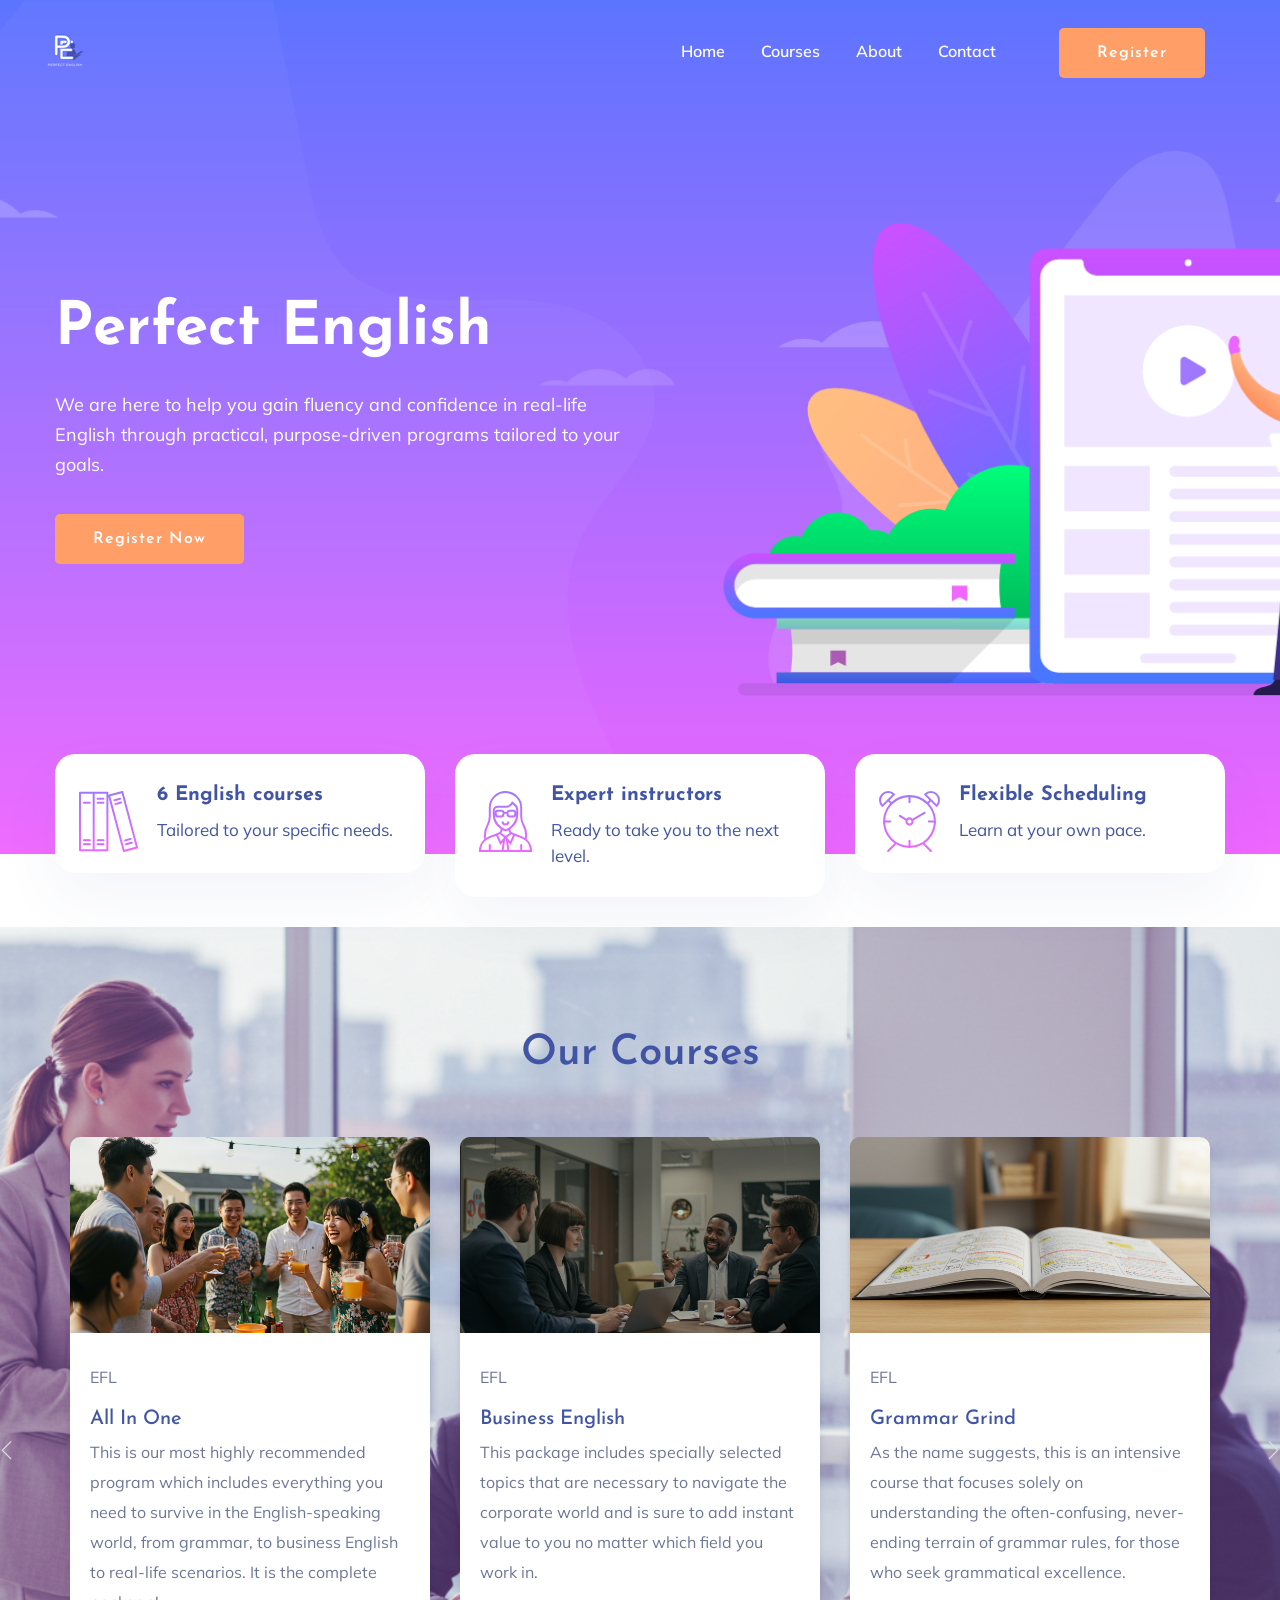
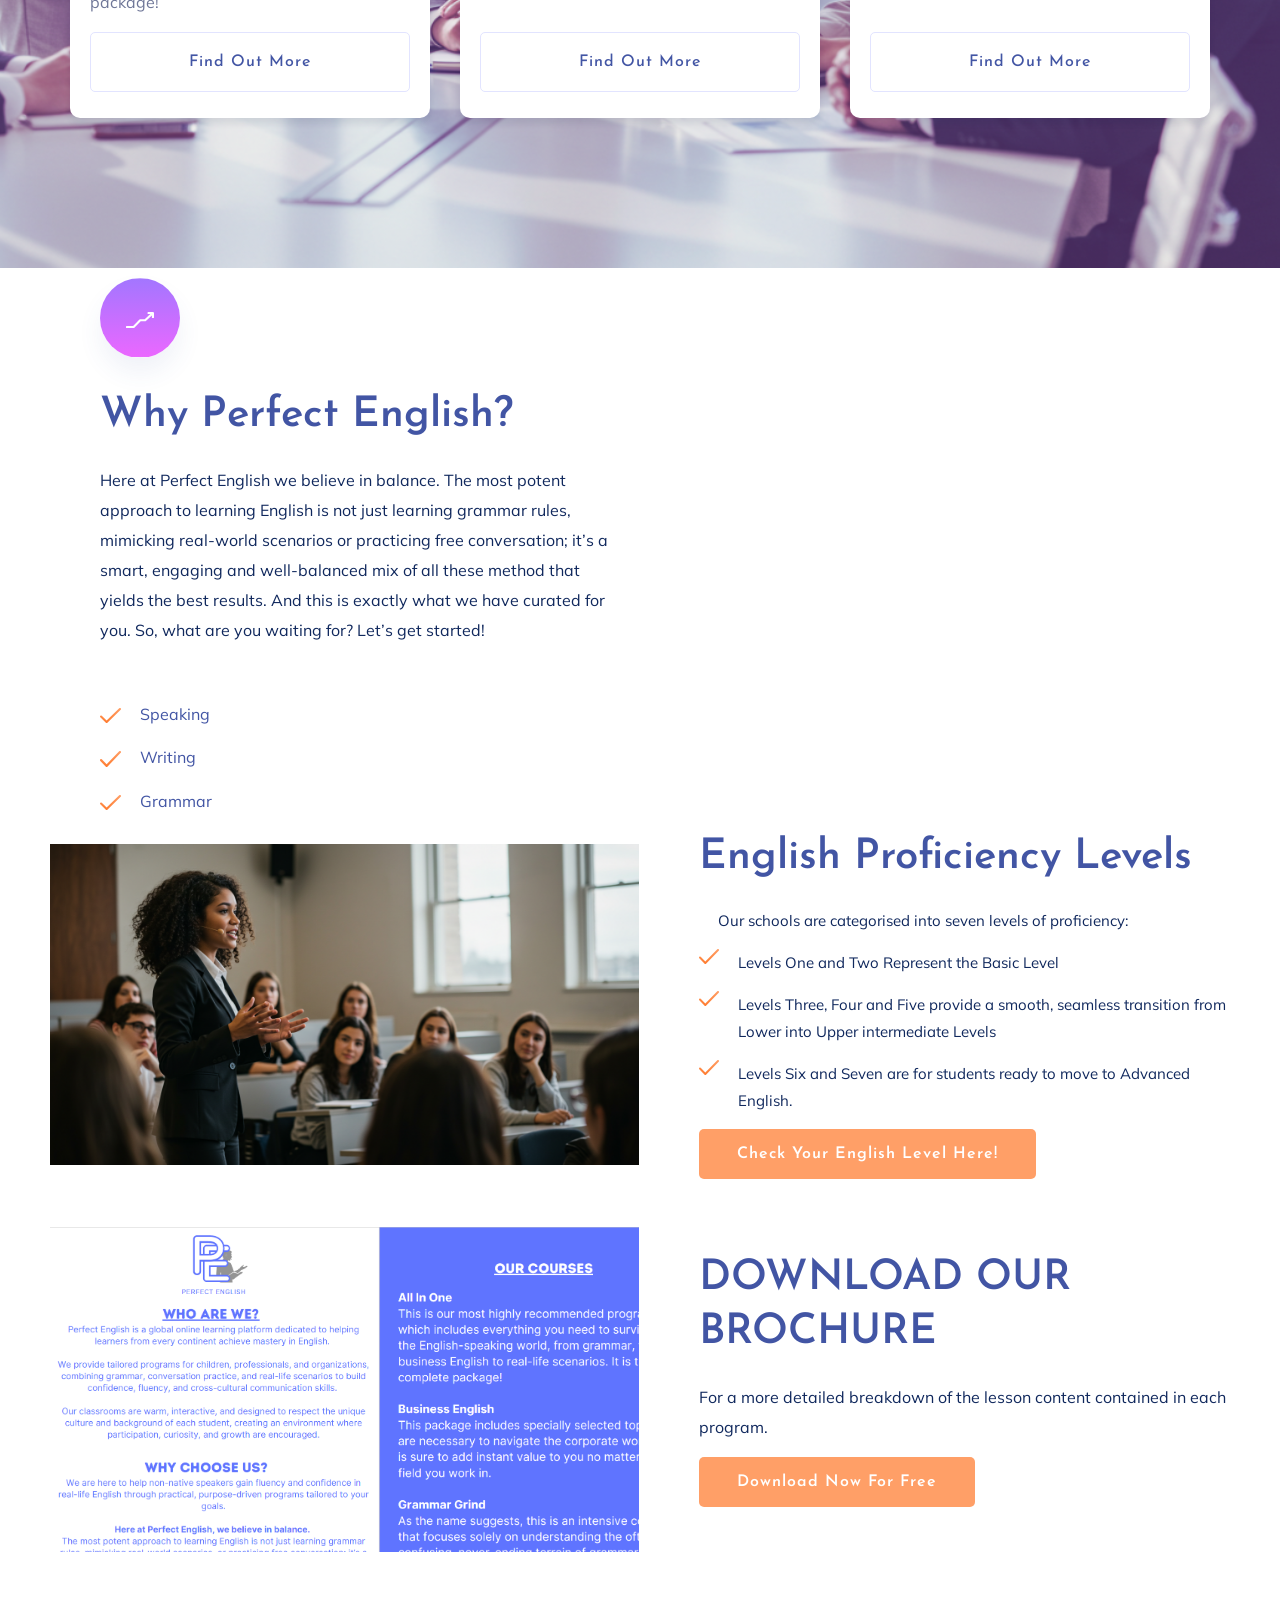
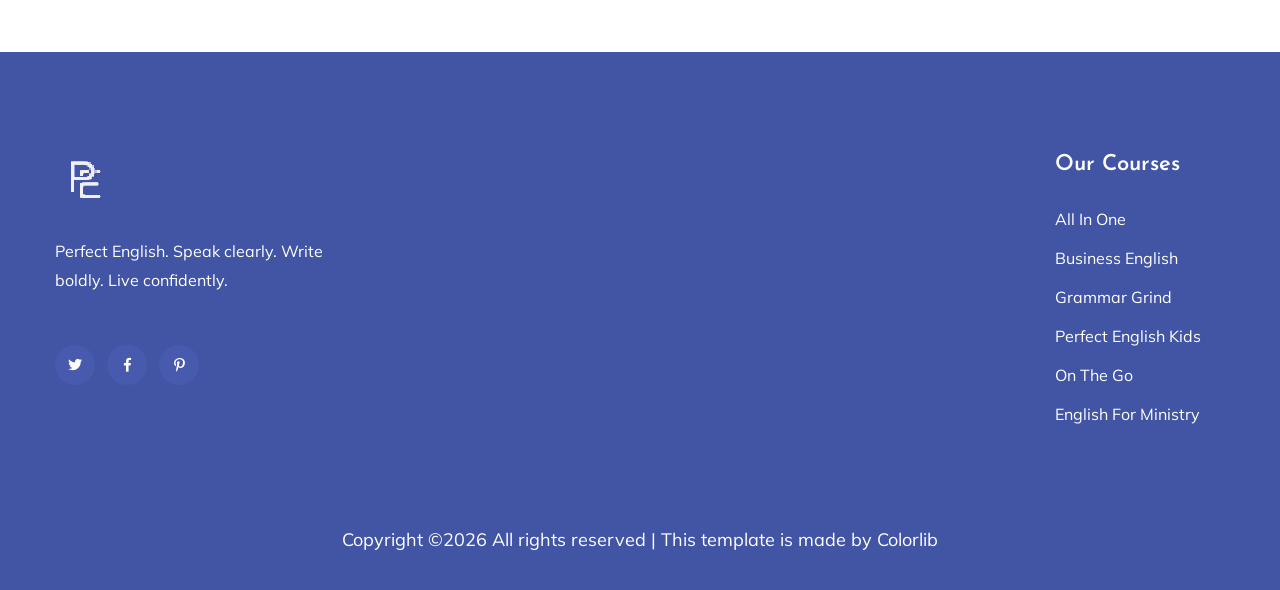
<file: index.html>
<!doctype html>
<html class="no-js" lang="zxx">
<head>
    <meta charset="utf-8">
    <meta http-equiv="x-ua-compatible" content="ie=edge">
    <title>Perfect English</title>
    <meta name="description" content="">
    <meta name="viewport" content="width=device-width, initial-scale=1">
    <link rel="manifest" href="site.webmanifest">
    <link rel="shortcut icon" type="image/x-icon" href="assets/img/logo/PE purblue copy.png">

    <!-- CSS here -->
    <link rel="stylesheet" href="assets/css/bootstrap.min.css">
    <link rel="stylesheet" href="assets/css/owl.carousel.min.css">
    <link rel="stylesheet" href="assets/css/slicknav.css">
    <link rel="stylesheet" href="assets/css/flaticon.css">
    <link rel="stylesheet" href="assets/css/progressbar_barfiller.css">
    <link rel="stylesheet" href="assets/css/gijgo.css">
    <link rel="stylesheet" href="assets/css/animate.min.css">
    <link rel="stylesheet" href="assets/css/animated-headline.css">
    <link rel="stylesheet" href="assets/css/magnific-popup.css">
    <link rel="stylesheet" href="assets/css/fontawesome-all.min.css">
    <link rel="stylesheet" href="assets/css/themify-icons.css">
    <link rel="stylesheet" href="assets/css/slick.css">
    <link rel="stylesheet" href="assets/css/nice-select.css">
    <link rel="stylesheet" href="assets/css/style.css">
    
</head>

<body>
    <!-- ? Preloader Start -->
    <div id="preloader-active">
        <div class="preloader d-flex align-items-center justify-content-center">
            <div class="preloader-inner position-relative">
                <div class="preloader-circle"></div>
                <div class="preloader-img pere-text">
                    <img src="assets/img/logo/PE white.png" alt="">
                </div>
            </div>
        </div>
    </div>
    <!-- Preloader Start -->
    <header>
        <!-- Header Start -->
        <div class="header-area header-transparent">
            <div class="main-header ">
                <div class="header-bottom  header-sticky">
                    <div class="container-fluid">
                        <div class="row align-items-center">
                            <!-- Logo -->
                            <div class="col-xl-2 col-lg-2">
                                <div class="logo">
                                    <a href="index.html"><img class="perfect-logo" src="assets/img/logo/PE-final.png" alt=""></a>
                                </div>
                            </div>
                            <div class="col-xl-10 col-lg-10">
                                <div class="menu-wrapper d-flex align-items-center justify-content-end">
                                    <!-- Main-menu -->
                                    <div class="main-menu d-none d-lg-block">
                                        <nav>
                                            <ul id="navigation">                                                                                          
                                                <li class="active" ><a href="index.html">Home</a></li>
                                                <li><a href="courses.html">Courses</a></li>
                                                <li><a href="about.html">About</a></li>
                                                <li><a href="contact.html">Contact</a></li>
                                                <!-- Button -->
                                                <li class="button-header margin-left "><a href="register.html" class="btn">Register</a></li>
                                                <!-- <li class="button-header"><a href="login.html" class="btn btn3">Log in</a></li> -->
                                            </ul>
                                        </nav>
                                    </div>
                                </div>
                            </div> 
                            <!-- Mobile Menu -->
                            <div class="col-12">
                                <div class="mobile_menu d-block d-lg-none"></div>
                            </div>
                        </div>
                    </div>
                </div>
            </div>
        </div>
        <!-- Header End -->
    </header>
    <main>
        <!--? slider Area Start-->
        <section class="slider-area ">
            <div class="slider-active">
                <!-- Single Slider -->
                <div class="single-slider slider-height d-flex align-items-center">
                    <div class="container">
                        <div class="row">
                            <div class="col-xl-6 col-lg-7 col-md-12">
                                <div class="hero__caption">
                                    <h1 data-animation="fadeInLeft" data-delay="0.2s">Perfect English</h1>
                                    <p data-animation="fadeInLeft" data-delay="0.4s">We are here to help you gain fluency and confidence in real-life English through practical, purpose-driven programs tailored to your goals.
                                    </p>
                            

                                    <a href="register.html" class="btn hero-btn" data-animation="fadeInLeft" data-delay="0.7s">Register Now</a>
                                </div>
                            </div>
                        </div>
                    </div>          
                </div>
            </div>
        </section>
        <!-- ? services-area -->
        <div class="services-area">
            <div class="container">
                <div class="row justify-content-sm-center">
                    <div class="col-lg-4 col-md-6 col-sm-8">
                        <div class="single-services mb-30">
                            <div class="features-icon">
                                <img src="assets/img/icon/icon1.svg" alt="">
                            </div>
                            <div class="features-caption">
                                <h3>6 English courses</h3>
                                <p>Tailored to your specific needs.</p>
                            </div>
                        </div>
                    </div>
                    <div class="col-lg-4 col-md-6 col-sm-8">
                        <div class="single-services mb-30">
                            <div class="features-icon">
                                <img src="assets/img/icon/icon2.svg" alt="">
                            </div>
                            <div class="features-caption">
                                <h3>Expert instructors</h3>
                                <p>Ready to take you to the next level.</p>
                            </div>
                        </div>
                    </div>
                    <div class="col-lg-4 col-md-6 col-sm-8">
                        <div class="single-services mb-30">
                            <div class="features-icon">
                                <img src="assets/img/icon/icon3.svg" alt="">
                            </div>
                            <div class="features-caption">
                                <h3>Flexible Scheduling</h3>
                                <p>Learn at your own pace.</p>
                            </div>
                        </div>
                    </div>
                </div>
            </div>
        </div>
        <!-- Courses area start -->
        <div class="courses-area section-padding40 fix">
            <div class="container">
                <div class="row justify-content-center">
                    <div class="col-xl-7 col-lg-8">
                        <div class="section-tittle text-center mb-55">
                            <h2>Our Courses</h2>
                        </div>
                    </div>
                </div>
                <div class="courses-actives">
                    <!-- Single -->
                    <div class="properties pb-20">
                        <div class="properties__card">
                            <div class="properties__img overlay1">
                                <a href="#"><img src="assets/img/gallery/pe-images/all3.jpg" alt=""></a>
                            </div>
                            <div class="properties__caption">
                                <p>EFL</p>
                                <h3><a href="#">All In One</a></h3>
                                <p>This is our most highly recommended program which includes everything you
                                    need to survive in the English-speaking world, from grammar, to business English to real-life
                                    scenarios. It is the complete package!
                                </p>
                                <a href="/courses.html" class="border-btn border-btn2">Find out more</a>
                            </div>

                        </div>
                    </div>
                    <!-- Single -->
                    <!-- Single -->
                    <div class="properties pb-20">
                        <div class="properties__card">
                            <div class="properties__img overlay1">
                                <a href="#"><img src="assets/img/gallery/pe-images/Business1.jpg" alt=""></a>
                            </div>
                            <div class="properties__caption">
                                <p>EFL</p>
                                <h3><a href="#">Business English</a></h3>
                                <p>
                                    This package includes specially selected topics that are necessary to
                                    navigate the corporate world and is sure to add instant value to you no matter which field you
                                    work in.
                                    <br>
                                    <br>
                                </p>
                                <a href="/courses.html" class="border-btn border-btn2">Find out more</a>
                            </div>
                        </div>
                    </div>
                    <!-- Single -->
                    <!-- Single -->
                    <div class="properties pb-20">
                        <div class="properties__card">
                            <div class="properties__img overlay1">
                                <a href="#"><img src="assets/img/gallery/pe-images/grammar1.jpg" alt=""></a>
                            </div>
                            <div class="properties__caption">
                                <p>EFL</p>
                                <h3><a href="#">Grammar Grind</a></h3>
                                <p>
                                    As the name suggests, this is an intensive course that focuses solely on
                                    understanding the often-confusing, never-ending terrain of grammar rules, for those who seek
                                    grammatical excellence.
                                    <br>
                                    <br>
                                </p>
                                <a href="/courses.html" class="border-btn border-btn2">Find out more</a>
                            </div>

                        </div>
                    </div>
                    <!-- Single -->
                    <!-- Single -->
                    <div class="properties pb-20">
                        <div class="properties__card">
                            <div class="properties__img overlay1">
                                <a href="#"><img src="assets/img/gallery/pe-images/kid1.jpg" alt=""></a>
                            </div>
                            <div class="properties__caption">
                                <p>EFL</p>
                                <h3><a href="#">Perfect English Kids</a></h3>
                                <p>
                                    English is best studied from a young age, and “Perfect English Kids”
                                    captures our method and breaks them down into more digestible, age-appropriate content for
                                    kids between the ages of 7 and 16
                                    <br>
                                    <br>
                                </p>
                                <a href="/courses.html" class="border-btn border-btn2">Find out more</a>
                            </div>

                        </div>
                    </div>
                    <!-- Single -->
                    <!-- Single -->
                    <div class="properties pb-20">
                        <div class="properties__card">
                            <div class="properties__img overlay1">
                                <a href="#"><img src="assets/img/gallery/pe-images/onthego2.jpg" alt=""></a>
                            </div>
                            <div class="properties__caption">
                                <p>EFL</p>
                                <h3><a href="#">English On-The-Go</a></h3>
                                <p>
                                    This program focuses on free conversation for people who already speak
                                    English at an intermediate to advanced level but want to practice in a more casual setting with
                                    little pressure and no exercises. We provide a range of various topics as a flexible guide.
                                </p>
                                <a href="/courses.html" class="border-btn border-btn2">Find out more</a>
                            </div>

                        </div>
                    </div>
                    <!-- Single -->
                    <!-- Single -->
                    <div class="properties pb-20">
                        <div class="properties__card">
                            <div class="properties__img overlay1">
                                <a href="#"><img src="assets/img/gallery/pe-images/ministry3.jpg" alt=""></a>
                            </div>
                            <div class="properties__caption">
                                <p>EFL</p>
                                <h3><a href="#">English for Ministry</a></h3>
                                <p>
                                    We are excited to introduce English
                                    for pastors, missionaries and church
                                    workers for people looking to use 
                                    English in the church context to connect 
                                    with others in the worldwide church 
                                    or to increase your influence in 
                                    English-speaking countries!
                                </p>
                                <a href="/courses.html" class="border-btn border-btn2">Find out more</a>
                            </div>

                        </div>
                    </div>
                    <!-- Single -->
                </div>
            </div>
        </div>
        <!-- Courses area End -->
        <!--? About Area-1 Start -->
        <section class="about-area1  fix pt-10">
            <div class="support-wrapper  align-items-center">
                <div class="left-content1">
                    <div class="about-icon">
                        <img src="assets/img/icon/about.svg" alt="">
                    </div>
                    <!-- section tittle -->
                    <div class="section-tittle section-tittle2 mb-55">
                        <div class="front-text">
                            <h2 class="">Why Perfect English?</h2>
                            <p>
                                Here at Perfect English we believe in balance. The most potent approach to learning English is not
                                just learning grammar rules, mimicking real-world scenarios or practicing free conversation; it’s a
                                smart, engaging and well-balanced mix of all these method that yields the best results. And this is
                                exactly what we have curated for you. So, what are you waiting for? Let’s get started!
                            </p>
                        </div>
                    </div>
                    <div class="single-features">
                        <div class="features-icon">
                            <img src="assets/img/icon/right-icon.svg" alt="">
                        </div>
                        <div class="features-caption">
                            <p>Speaking</p>
                        </div>
                    </div>
                    <div class="single-features">
                        <div class="features-icon">
                            <img src="assets/img/icon/right-icon.svg" alt="">
                        </div>
                        <div class="features-caption">
                            <p>Writing</p>
                        </div>
                    </div>

                    <div class="single-features">
                        <div class="features-icon">
                            <img src="assets/img/icon/right-icon.svg" alt="">
                        </div>
                        <div class="features-caption">
                            <p>Grammar</p>
                        </div>
                    </div>
                </div>
            </div>
        </section>
        <!-- About Area End -->
        <!--? top subjects Area Start -->
        
        <!-- top subjects End -->
        <!--? About Area-3 Start -->
        <section class="about-area3 fix">
            <div class="support-wrapper align-items-center">
                <div class="right-content3">
                    <!-- img -->
                    <div class="right-img">
                        <img src="assets/img/gallery/pe-images/all2.jpg" alt="">
                    </div>
                </div>
                <div class="left-content3">
                    <!-- section tittle -->
                    <div class="section-tittle section-tittle2 mb-20">
                        <div class="front-text">
                            <h2 class="">English Proficiency Levels</h2>
                        </div>
                    </div>
                    <div class="single-features">

                        <div class="features-caption">
                            <p>
                                Our schools are categorised into seven levels of proficiency:
                            </p>
                        </div>
                    </div>
                    <div class="single-features">
                        <div class="features-icon">
                            <img src="assets/img/icon/right-icon.svg" alt="">
                        </div>
                        <div class="features-caption">
                            <p>
                                Levels One and Two Represent the Basic Level
                            </p>
                        </div>
                    </div>
                    <div class="single-features">
                        <div class="features-icon">
                            <img src="assets/img/icon/right-icon.svg" alt="">
                        </div>
                        <div class="features-caption">
                            <p>
                                Levels Three, Four and Five provide a smooth, seamless transition from Lower
                                into Upper intermediate Levels
                            </p>
                        </div>
                    </div>
                    <div class="single-features">
                        <div class="features-icon">
                            <img src="assets/img/icon/right-icon.svg" alt="">
                        </div>
                        <div class="features-caption">
                            <p>
                                Levels Six and Seven are for students ready to move to
                                Advanced English.
                            </p>
                        </div>
                    </div>
                    <a href="https://docs.google.com/forms/d/e/1FAIpQLSc5Fzfy6ilQFEzwJX76mK_0tBX87GHJHI0GnBtERpxoFPBlkg/viewform?usp=sharing&ouid=109338200624900951330 " class="btn">Check Your English Level Here!</a>

                </div>
            </div>
        </section>
        <!-- About Area End -->
        <!--? Team -->
        <!-- Services End -->
        <!--? About Area-2 Start -->
        <br>
        <br>
        <section class="about-area2 fix pb-padding">
            <div class="support-wrapper align-items-center">
                <div class="right-content2">
                    <!-- img -->
                    <div class="right-img">
                        <img src="assets/img/gallery/pe-images/New-brochure.png" alt="">
                    </div>
                </div>
                <div class="left-content2">
                    <!-- section tittle -->
                    <div class="section-tittle section-tittle2 mb-20">
                        <div class="front-text">
                            <h2 class="">DOWNLOAD OUR BROCHURE</h2>
                            <p>For a more detailed breakdown of the lesson content contained in
                                each program.</p>
                            <a href="https://drive.google.com/drive/folders/102JmXNNzU4Sk0R1JdB8be5b21La5XVel?usp=sharing" class="btn">Download now for Free</a>
                        </div>
                    </div>
                </div>
            </div>
        </section>
        <!-- About Area End -->
    </main>
    <footer>
     <div class="footer-wrappper footer-bg">
        <!-- Footer Start-->
        <div class="footer-area footer-padding">
            <div class="container">
                <div class="row justify-content-between">
                    <div class="col-xl-4 col-lg-5 col-md-4 col-sm-6">
                        <div class="single-footer-caption mb-50">
                            <div class="single-footer-caption mb-30">
                                <!-- logo -->
                                <div class="footer-logo mb-25">
                                    <a href="index.html"><img src="assets/img/logo/PE purblue.png" alt=""></a>
                                </div>
                                <div class="footer-tittle">
                                    <div class="footer-pera">
                                        <p>Perfect English. Speak clearly. Write boldly. Live confidently.</p>
                                    </div>
                                </div>
                                <!-- social -->
                                <div class="footer-social">
                                    <a href="#"><i class="fab fa-twitter"></i></a>
                                    <a href="https://bit.ly/sai4ull"><i class="fab fa-facebook-f"></i></a>
                                    <a href="#"><i class="fab fa-pinterest-p"></i></a>
                                </div>
                            </div>
                        </div>
                    </div>
                    <div class="col-xl-2 col-lg-3 col-md-4 col-sm-5">
                        <div class="single-footer-caption mb-50">
                            <div class="footer-tittle">
                                <h4>Our Courses</h4>
                                <ul>
                                    <li><a href="#">All In One</a></li>
                                    <li><a href="#">Business English</a></li>
                                    <li><a href="#">Grammar Grind</a></li>
                                    <li><a href="#">Perfect English Kids</a></li>
                                    <li><a href="#">On The Go</a></li>
                                    <li><a href="#">English For Ministry</a></li>
                                </ul>
                            </div>
                        </div>
                    </div>
                </div>
            </div>
        </div>
        <!-- footer-bottom area -->
        <div class="footer-bottom-area">
            <div class="container">
                <div class="footer-border">
                    <div class="row d-flex align-items-center">
                        <div class="col-xl-12 ">
                            <div class="footer-copy-right text-center">
                                <p><!-- Link back to Colorlib can't be removed. Template is licensed under CC BY 3.0. -->
                                     Copyright &copy;<script>document.write(new Date().getFullYear());</script> All rights reserved | This template is made by <a href="https://colorlib.com" target="_blank">Colorlib</a>
                                  <!-- Link back to Colorlib can't be removed. Template is licensed under CC BY 3.0. --></p>
                              </div>
                          </div>
                      </div>
                  </div>
              </div>
          </div>
          <!-- Footer End-->
      </div>
  </footer> 
  <!-- Scroll Up -->
  <div id="back-top" >
    <a title="Go to Top" href="#"> <i class="fas fa-level-up-alt"></i></a>
</div>

<!-- JS here -->
<script src="./assets/js/vendor/modernizr-3.5.0.min.js"></script>
<!-- Jquery, Popper, Bootstrap -->
<script src="./assets/js/vendor/jquery-1.12.4.min.js"></script>
<script src="./assets/js/popper.min.js"></script>
<script src="./assets/js/bootstrap.min.js"></script>
<!-- Jquery Mobile Menu -->
<script src="./assets/js/jquery.slicknav.min.js"></script>

<!-- Jquery Slick , Owl-Carousel Plugins -->
<script src="./assets/js/owl.carousel.min.js"></script>
<script src="./assets/js/slick.min.js"></script>
<!-- One Page, Animated-HeadLin -->
<script src="./assets/js/wow.min.js"></script>
<script src="./assets/js/animated.headline.js"></script>
<script src="./assets/js/jquery.magnific-popup.js"></script>

<!-- Date Picker -->
<script src="./assets/js/gijgo.min.js"></script>
<!-- Nice-select, sticky -->
<script src="./assets/js/jquery.nice-select.min.js"></script>
<script src="./assets/js/jquery.sticky.js"></script>
<!-- Progress -->
<script src="./assets/js/jquery.barfiller.js"></script>

<!-- counter , waypoint,Hover Direction -->
<script src="./assets/js/jquery.counterup.min.js"></script>
<script src="./assets/js/waypoints.min.js"></script>
<script src="./assets/js/jquery.countdown.min.js"></script>
<script src="./assets/js/hover-direction-snake.min.js"></script>

<!-- contact js -->
<script src="./assets/js/contact.js"></script>
<script src="./assets/js/jquery.form.js"></script>
<script src="./assets/js/jquery.validate.min.js"></script>
<script src="./assets/js/mail-script.js"></script>
<script src="./assets/js/jquery.ajaxchimp.min.js"></script>

<!-- Jquery Plugins, main Jquery -->	
<script src="./assets/js/plugins.js"></script>
<script src="./assets/js/main.js"></script>

</body>
</html>
</file>
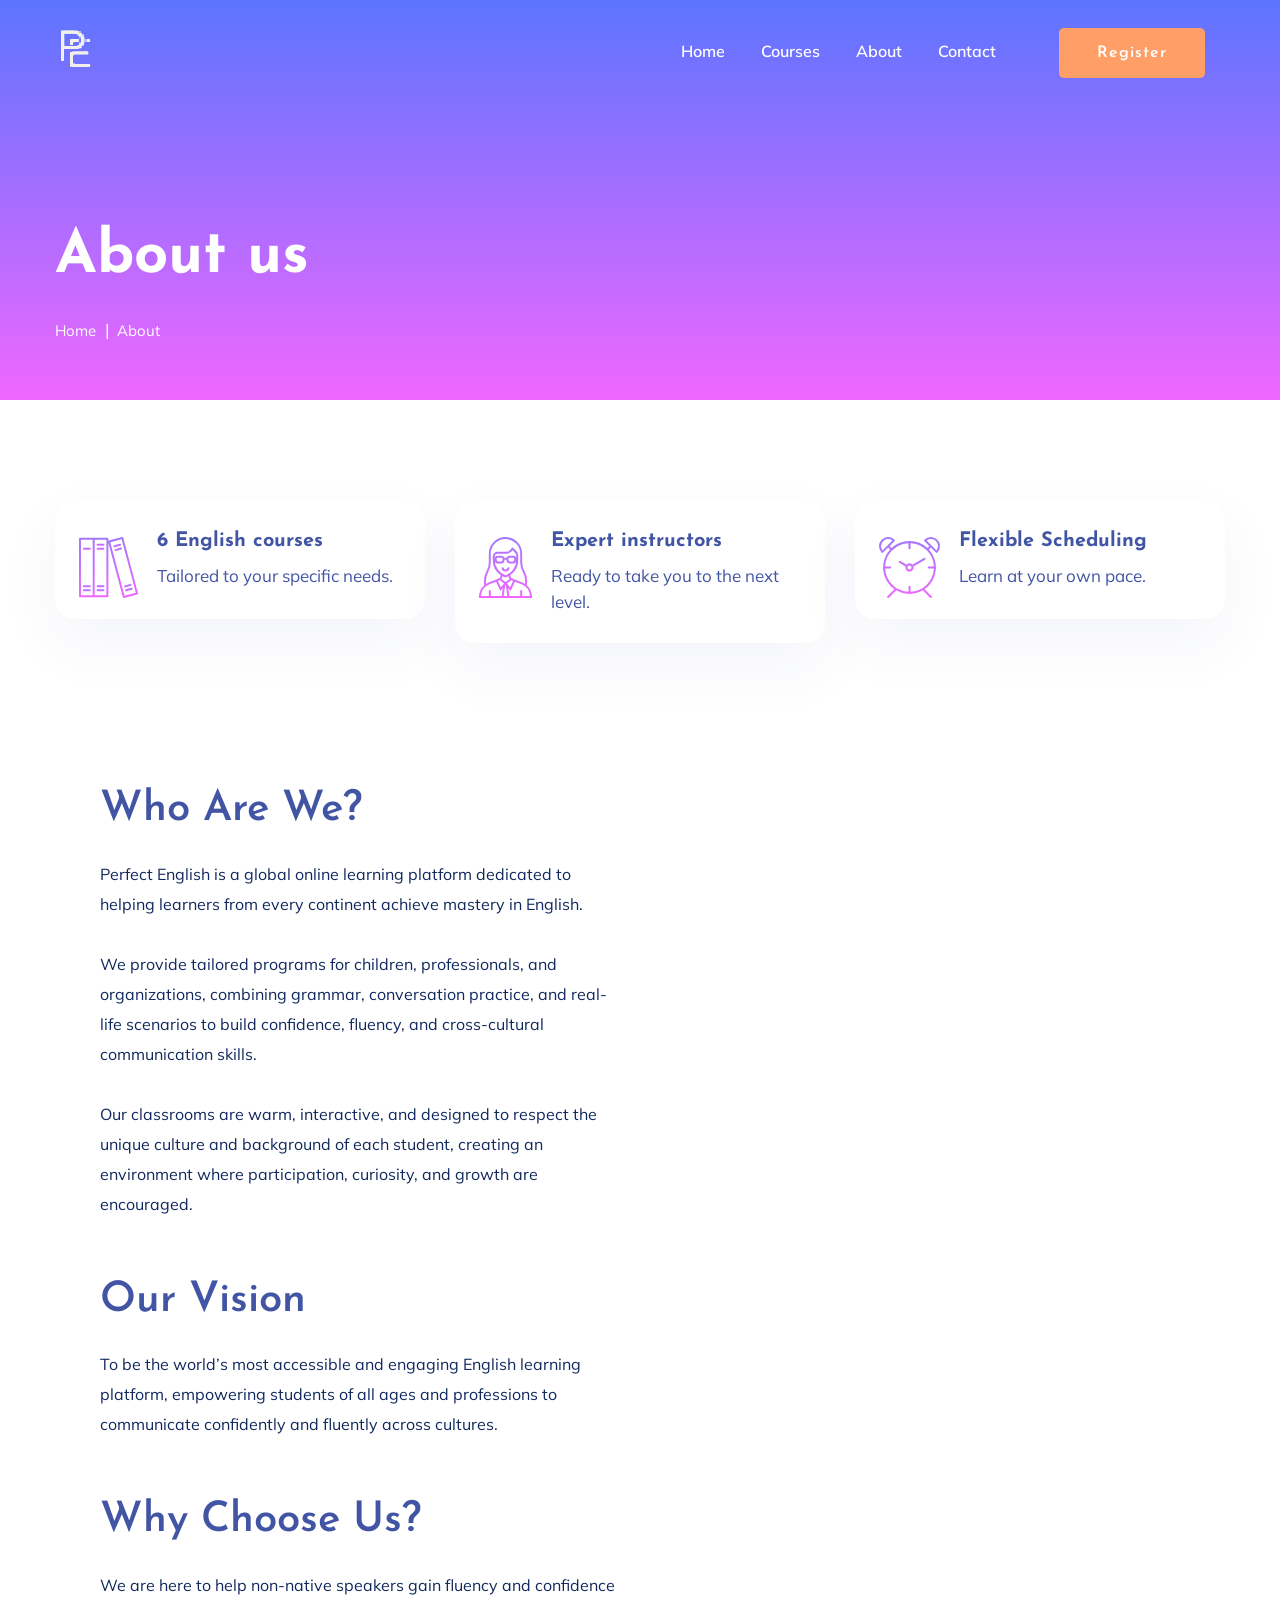
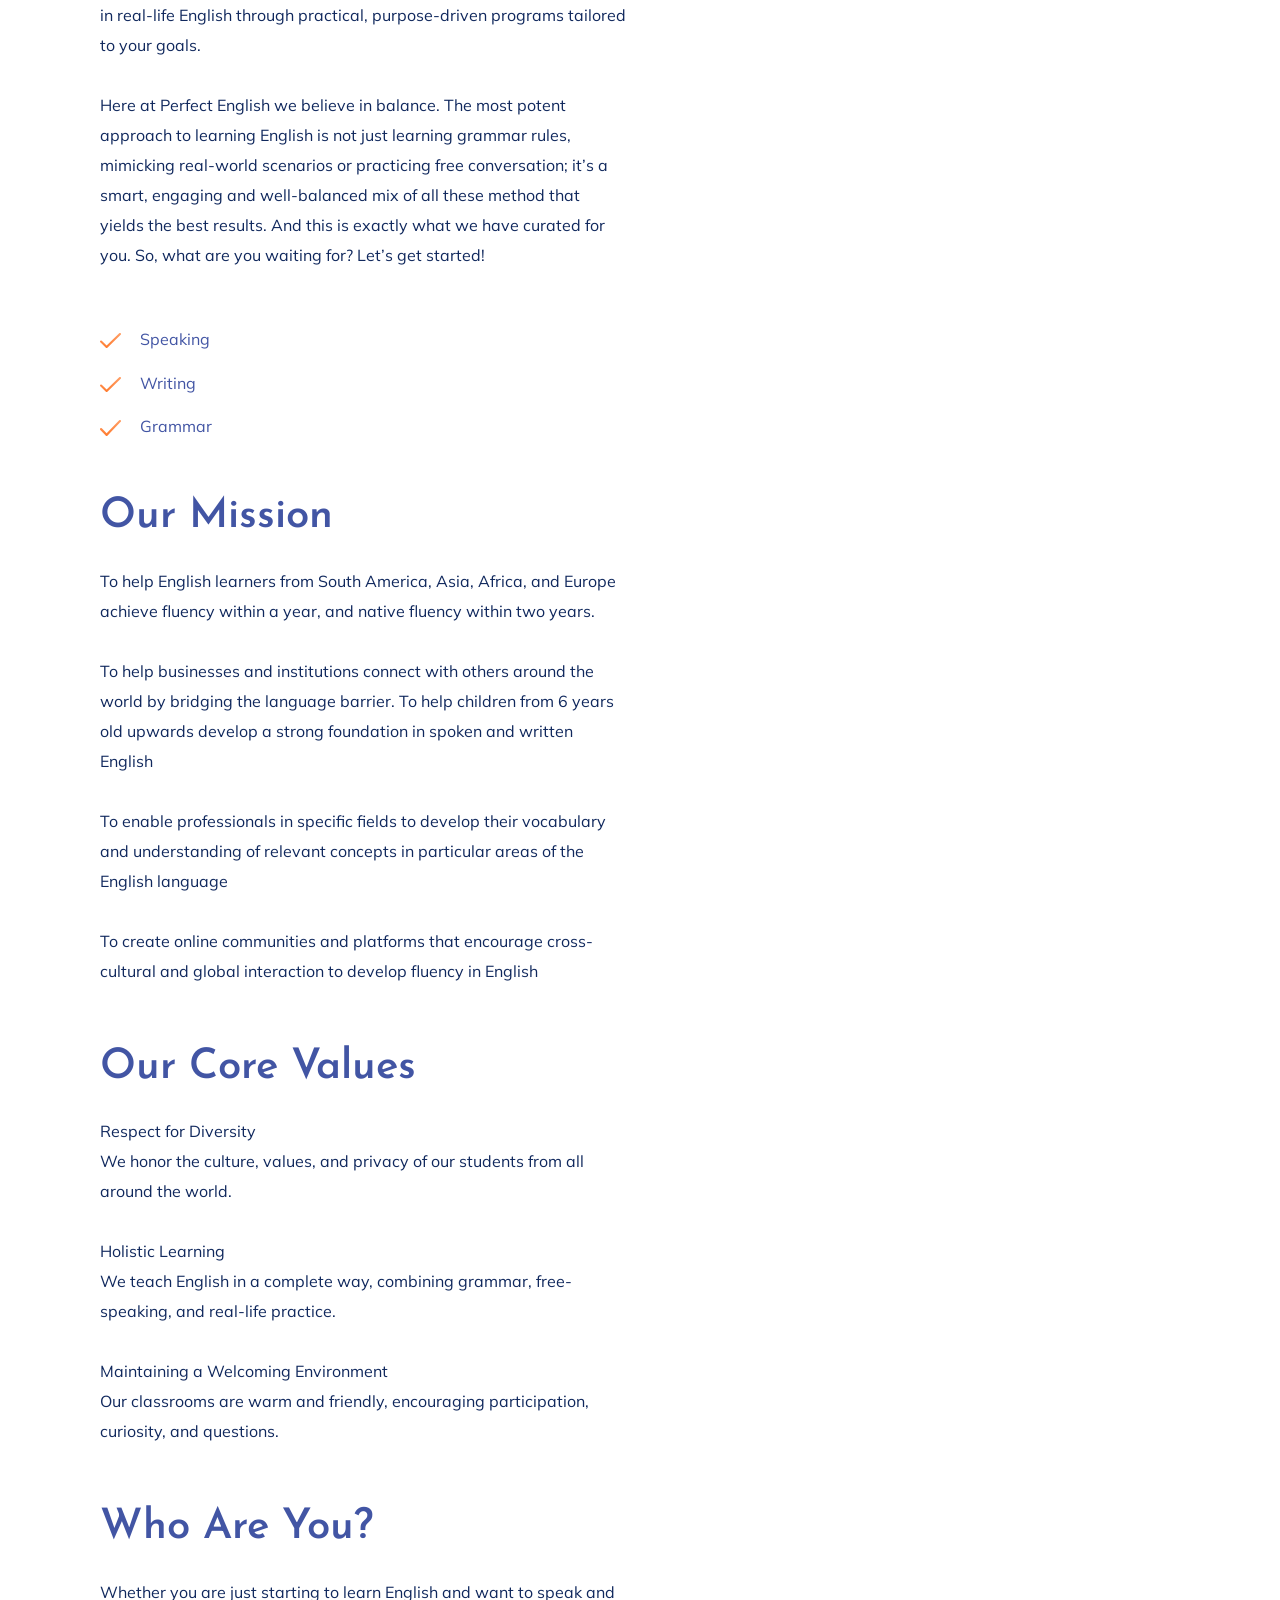
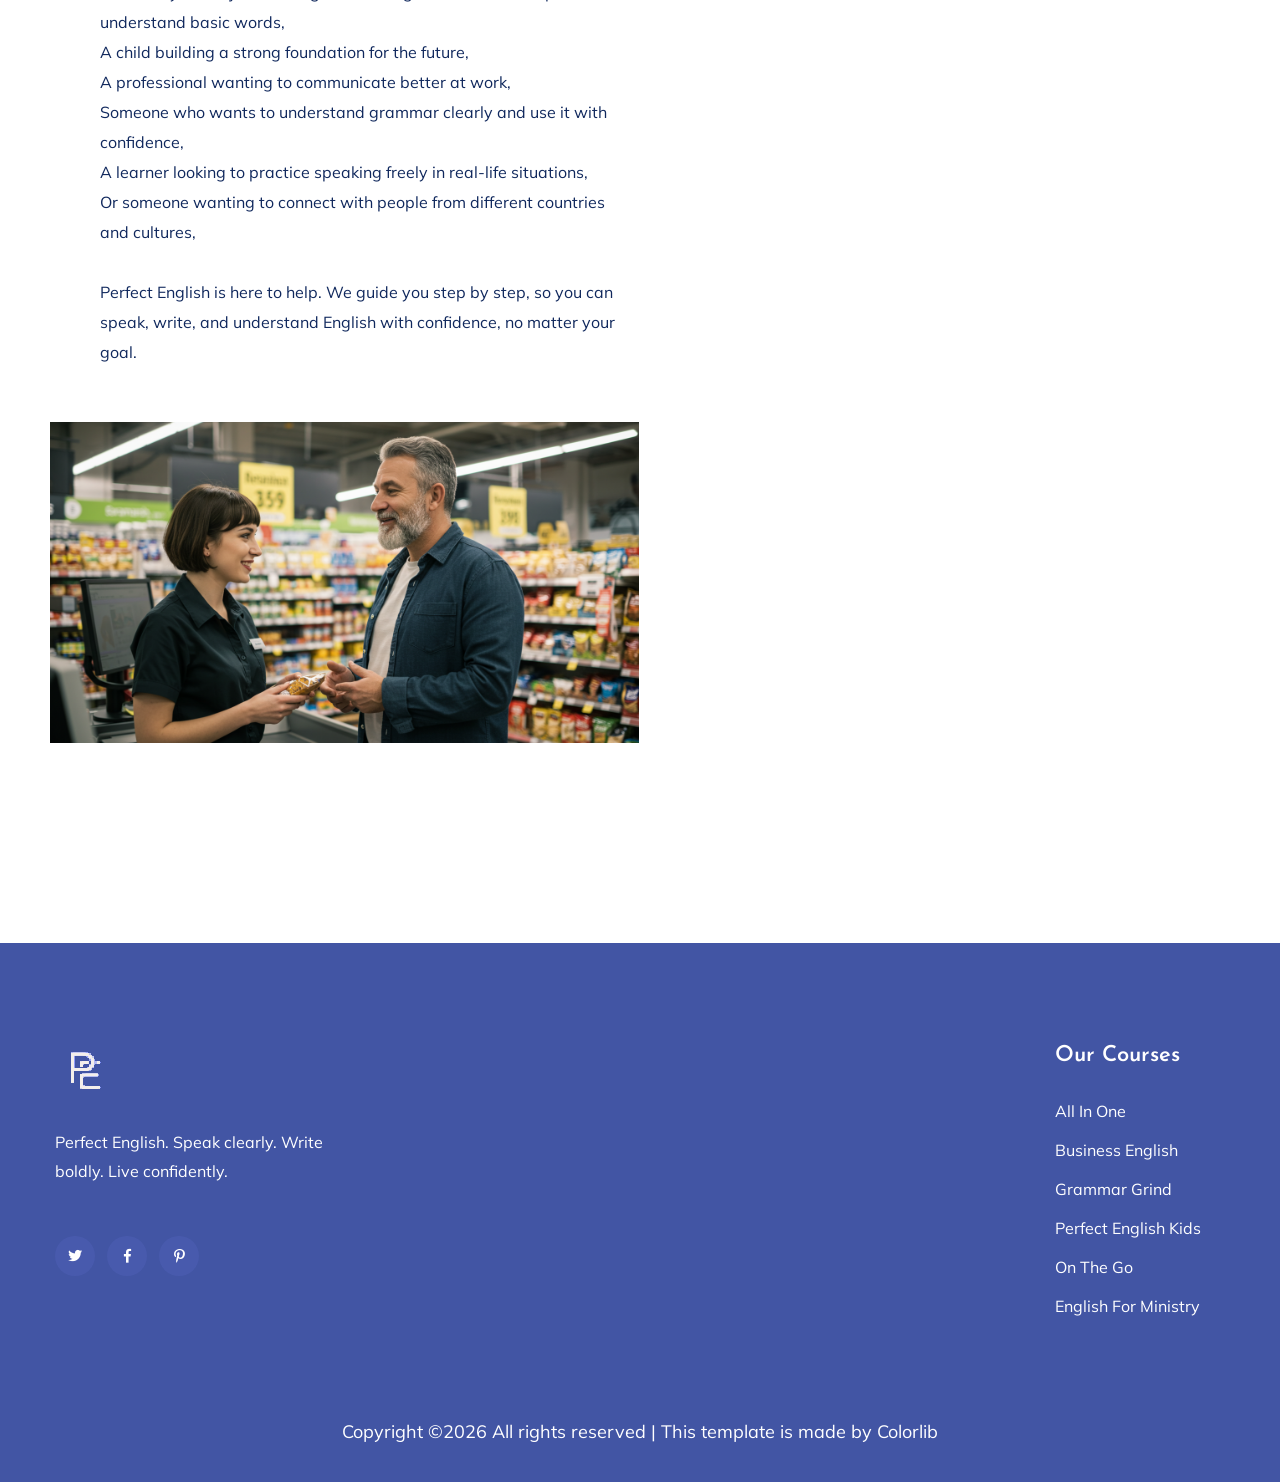
<file: about.html>
<!doctype html>
<html class="no-js" lang="zxx">
<head>
    <meta charset="utf-8">
    <meta http-equiv="x-ua-compatible" content="ie=edge">
    <title>Perfect English | About</title>
    <meta name="description" content="">
    <meta name="viewport" content="width=device-width, initial-scale=1">
    <link rel="manifest" href="site.webmanifest">
    <link rel="shortcut icon" type="image/x-icon" href="assets/img/logo//PE purblue copy.png">

    <!-- CSS here -->
    <link rel="stylesheet" href="assets/css/bootstrap.min.css">
    <link rel="stylesheet" href="assets/css/owl.carousel.min.css">
    <link rel="stylesheet" href="assets/css/slicknav.css">
    <link rel="stylesheet" href="assets/css/flaticon.css">
    <link rel="stylesheet" href="assets/css/progressbar_barfiller.css">
    <link rel="stylesheet" href="assets/css/gijgo.css">
    <link rel="stylesheet" href="assets/css/animate.min.css">
    <link rel="stylesheet" href="assets/css/animated-headline.css">
    <link rel="stylesheet" href="assets/css/magnific-popup.css">
    <link rel="stylesheet" href="assets/css/fontawesome-all.min.css">
    <link rel="stylesheet" href="assets/css/themify-icons.css">
    <link rel="stylesheet" href="assets/css/slick.css">
    <link rel="stylesheet" href="assets/css/nice-select.css">
    <link rel="stylesheet" href="assets/css/style.css">
</head>

<body>
    <!-- ? Preloader Start -->
    <div id="preloader-active">
        <div class="preloader d-flex align-items-center justify-content-center">
            <div class="preloader-inner position-relative">
                <div class="preloader-circle"></div>
                <div class="preloader-img pere-text">
                    <img src="assets/img/logo/PE white.png" alt="">
                </div>
            </div>
        </div>
    </div>
    <!-- Preloader Start -->
    <!-- Header Start -->
    <div class="header-area header-transparent">
        <div class="main-header ">
            <div class="header-bottom  header-sticky">
                <div class="container-fluid">
                    <div class="row align-items-center">
                        <!-- Logo -->
                        <div class="col-xl-2 col-lg-2">
                            <div class="logo">
                                <a href="index.html"><img src="assets/img/logo/PE purblue.png" alt=""></a>
                            </div>
                        </div>
                        <div class="col-xl-10 col-lg-10">
                            <div class="menu-wrapper d-flex align-items-center justify-content-end">
                                <!-- Main-menu -->
                                <div class="main-menu d-none d-lg-block">
                                    <nav>
                                        <ul id="navigation">                                                                                          
                                            <li class="active" ><a href="index.html">Home</a></li>
                                            <li><a href="courses.html">Courses</a></li>
                                            <li><a href="about.html">About</a></li>
                                            <li><a href="contact.html">Contact</a></li>
                                            <!-- Button -->
                                            <li class="button-header margin-left "><a href="register.html" class="btn">Register</a></li>
                                            <!-- <li class="button-header"><a href="login.html" class="btn btn3">Log in</a></li> -->
                                        </ul>
                                    </nav>
                                </div>
                            </div>
                        </div> 
                        <!-- Mobile Menu -->
                        <div class="col-12">
                            <div class="mobile_menu d-block d-lg-none"></div>
                        </div>
                    </div>
                </div>
            </div>
        </div>
    </div>
    <!-- Header End -->
    <main>
        <!--? slider Area Start-->
        <section class="slider-area slider-area2">
            <div class="slider-active">
                <!-- Single Slider -->
                <div class="single-slider slider-height2">
                    <div class="container">
                        <div class="row">
                            <div class="col-xl-8 col-lg-11 col-md-12">
                                <div class="hero__caption hero__caption2">
                                    <h1 data-animation="bounceIn" data-delay="0.2s">About us</h1>
                                    <!-- breadcrumb Start-->
                                    <nav aria-label="breadcrumb">
                                        <ol class="breadcrumb">
                                            <li class="breadcrumb-item"><a href="index.html">Home</a></li>
                                            <li class="breadcrumb-item"><a href="#">about</a></li> 
                                        </ol>
                                    </nav>
                                    <!-- breadcrumb End -->
                                </div>
                            </div>
                        </div>
                    </div>          
                </div>
            </div>
        </section>
        <div class="services-area services-area2 section-padding40">
            <div class="container">
                <div class="row justify-content-sm-center">
                    <div class="col-lg-4 col-md-6 col-sm-8">
                        <div class="single-services mb-30">
                            <div class="features-icon">
                                <img src="assets/img/icon/icon1.svg" alt="">
                            </div>
                            <div class="features-caption">
                                <h3>6 English courses</h3>
                                <p>Tailored to your specific needs.</p>
                            </div>
                        </div>
                    </div>
                    <div class="col-lg-4 col-md-6 col-sm-8">
                        <div class="single-services mb-30">
                            <div class="features-icon">
                                <img src="assets/img/icon/icon2.svg" alt="">
                            </div>
                            <div class="features-caption">
                                <h3>Expert instructors</h3>
                                <p>Ready to take you to the next level.</p>
                            </div>
                        </div>
                    </div>
                    <div class="col-lg-4 col-md-6 col-sm-8">
                        <div class="single-services mb-30">
                            <div class="features-icon">
                                <img src="assets/img/icon/icon3.svg" alt="">
                            </div>
                            <div class="features-caption">
                                <h3>Flexible Scheduling</h3>
                                <p>Learn at your own pace.</p>
                            </div>
                        </div>
                    </div>
                </div>
            </div>
        </div>
        <!--? About Area-1 Start -->
        <section class="about-area1  fix pt-10">
            <div class="support-wrapper  align-items-center">
                <div class="left-content1">
                    <!-- <div class="about-icon">
                        <img src="assets/img/icon/about.svg" alt="">
                    </div> -->
                    <!-- section tittle -->
                    <div class="section-tittle section-tittle2 mb-55">
                        <div class="front-text">
                            <h2 class="">Who Are We?</h2>
                            <p>
                                Perfect English is a global online learning 
                                platform dedicated to helping learners from 
                                every continent achieve mastery in English. 
                                <br>
                                <br>
                                We provide tailored programs for children, 
                                professionals, and organizations, combining 
                                grammar, conversation practice, and real-life 
                                scenarios to build confidence, fluency, and 
                                cross-cultural communication skills. 
                                <br>
                                <br>
                                Our classrooms are warm, interactive, and 
                                designed to respect the unique culture and 
                                background of each student, creating an 
                                environment where participation, curiosity, 
                                and growth are encouraged.
                            </p>
                        </div>
                    </div>

                    <div class="section-tittle section-tittle2 mb-55">
                        <div class="front-text">
                            <h2 class="">Our Vision</h2>
                            <p>
                                To be the world’s most accessible and engaging 
                                English learning platform, empowering students 
                                of all ages and professions to communicate 
                                confidently and fluently across cultures.
                            </p>
                        </div>
                    </div>

                    <div class="section-tittle section-tittle2 mb-55">
                        <div class="front-text">
                            <h2 class="">Why Choose Us?</h2>
                            <p>
                                We are here to help non-native speakers gain 
                                fluency and confidence in real-life English 
                                through practical, purpose-driven programs 
                                tailored to your goals.
                                <br>
                                <br>
                                Here at Perfect English we believe in balance. 
                                The most potent approach to learning English is not
                                just learning grammar rules, mimicking real-world 
                                scenarios or practicing free conversation; it’s a
                                smart, engaging and well-balanced mix of all these 
                                method that yields the best results. And this is
                                exactly what we have curated for you. So, what are 
                                you waiting for? Let’s get started!
                            </p>
                        </div>
                    </div>
                    <div class="single-features">
                        <div class="features-icon">
                            <img src="assets/img/icon/right-icon.svg" alt="">
                        </div>
                        <div class="features-caption">
                            <p>Speaking</p>
                        </div>
                    </div>
                    <div class="single-features">
                        <div class="features-icon">
                            <img src="assets/img/icon/right-icon.svg" alt="">
                        </div>
                        <div class="features-caption">
                            <p>Writing</p>
                        </div>
                    </div>

                    <div class="single-features">
                        <div class="features-icon">
                            <img src="assets/img/icon/right-icon.svg" alt="">
                        </div>
                        <div class="features-caption">
                            <p>Grammar</p>
                        </div>
                    </div>
                </div>
            </div>
        </section>

        
        <section class="about-area1  fix pt-10">
            <div class="support-wrapper  align-items-center">
                <div class="left-content1">
                    <br>
                    <!-- section title -->

                    <div class="section-tittle section-tittle2 mb-55">
                        <div class="front-text">
                            <h2 class="">Our Mission</h2>
                            <p>
                                To help English learners from South America, 
                                Asia, Africa, and Europe achieve fluency within 
                                a year, and native fluency within two years. 
                                <br>
                                <br>
                                To help businesses and institutions connect with 
                                others around the world by bridging the language barrier. 
                                To help children from 6 years old upwards develop 
                                a strong foundation in spoken and written English 
                                <br>
                                <br>
                                To enable professionals in specific fields to 
                                develop their vocabulary and understanding of 
                                relevant concepts in particular areas of the 
                                English language 
                                <br>
                                <br>
                                To create online communities and platforms that 
                                encourage cross-cultural and global interaction 
                                to develop fluency in English
                            </p>
                        </div>
                    </div>

                    <div class="section-tittle section-tittle2 mb-55">
                        <div class="front-text">
                            <h2 class="">Our Core Values</h2>
                            <p>
                                Respect for Diversity
                                <br>
                                We honor the culture, values, and privacy of our 
                                students from all around the world.
                                <br>
                                <br>
                                Holistic Learning
                                <br>
                                We teach English in a complete way, combining 
                                grammar, free-speaking, and real-life practice.
                                <br>
                                <br>
                                Maintaining a Welcoming Environment
                                <br>
                                Our classrooms are warm and friendly, encouraging 
                                participation, curiosity, and questions.
                            </p>
                        </div>
                    </div>

                    <div class="section-tittle section-tittle2 mb-55">
                        <div class="front-text">
                            <h2 class="">Who Are You?</h2>
                            <p>
                                Whether you are just starting to learn English and want to speak
                                 and understand basic words, 
                                <br>A child building a strong foundation for the future, 
                                <br>A professional wanting to communicate better at work, 
                                <br>Someone who wants to understand grammar clearly and 
                                use it with confidence, 
                                <br>A learner looking to practice speaking freely in 
                                real-life situations, 
                                <br>Or someone wanting to connect with people from 
                                different countries and cultures, 
                                <br>
                                <br>Perfect English is here to help. We guide you step 
                                by step, so you can speak, write, and understand 
                                English with confidence, no matter your goal.
                            </p>
                        </div>
                    </div>
                </div>
            </div>
        </section>
        <!-- About Area End -->
        <!--? top subjects Area Start -->
        
        <!-- top subjects End -->
        <!--? About Area-3 Start -->
        <section class="about-area3 fix">
            <div class="support-wrapper align-items-center">
                <div class="right-content3">
                    <!-- img -->
                    <div class="right-img">
                        <img src="assets/img/gallery/pe-images/onthego3.jpg" alt="">
                    </div>
                </div>
                
            </div>
        </section>
        <!-- About Area End -->
        <!--? Team -->
        <section class="team-area section-padding40 fix">
            <!-- <div class="container">
                <div class="row justify-content-center">
                    <div class="col-xl-7 col-lg-8">
                        <div class="section-tittle text-center mb-55">
                            <h2>Community experts</h2>
                        </div>
                    </div>
                </div>
                <div class="team-active">
                    <div class="single-cat text-center">
                        <div class="cat-icon">
                            <img src="assets/img/gallery/team1.png" alt="">
                        </div>
                        <div class="cat-cap">
                            <h5><a href="services.html">Mr. Urela</a></h5>
                            <p>The automated process all your website tasks.</p>
                        </div>
                    </div>
                    <div class="single-cat text-center">
                        <div class="cat-icon">
                            <img src="assets/img/gallery/team2.png" alt="">
                        </div>
                        <div class="cat-cap">
                            <h5><a href="services.html">Mr. Uttom</a></h5>
                            <p>The automated process all your website tasks.</p>
                        </div>
                    </div>
                    <div class="single-cat text-center">
                        <div class="cat-icon">
                            <img src="assets/img/gallery/team3.png" alt="">
                        </div>
                        <div class="cat-cap">
                            <h5><a href="services.html">Mr. Shakil</a></h5>
                            <p>The automated process all your website tasks.</p>
                        </div>
                    </div>
                    <div class="single-cat text-center">
                        <div class="cat-icon">
                            <img src="assets/img/gallery/team4.png" alt="">
                        </div>
                        <div class="cat-cap">
                            <h5><a href="services.html">Mr. Arafat</a></h5>
                            <p>The automated process all your website tasks.</p>
                        </div>
                    </div>
                    <div class="single-cat text-center">
                        <div class="cat-icon">
                            <img src="assets/img/gallery/team3.png" alt="">
                        </div>
                        <div class="cat-cap">
                            <h5><a href="services.html">Mr. saiful</a></h5>
                            <p>The automated process all your website tasks.</p>
                        </div>
                    </div>
                </div>
            </div> -->
        </section>
        <!-- Services End -->
    </main>
    <footer>
        <div class="footer-wrappper footer-bg">
           <!-- Footer Start-->
           <div class="footer-area footer-padding">
               <div class="container">
                   <div class="row justify-content-between">
                       <div class="col-xl-4 col-lg-5 col-md-4 col-sm-6">
                           <div class="single-footer-caption mb-50">
                               <div class="single-footer-caption mb-30">
                                   <!-- logo -->
                                   <div class="footer-logo mb-25">
                                       <a href="index.html"><img src="assets/img/logo/PE purblue.png" alt=""></a>
                                   </div>
                                   <div class="footer-tittle">
                                       <div class="footer-pera">
                                           <p>Perfect English. Speak clearly. Write boldly. Live confidently.</p>
                                       </div>
                                   </div>
                                   <!-- social -->
                                   <div class="footer-social">
                                       <a href="#"><i class="fab fa-twitter"></i></a>
                                       <a href="https://bit.ly/sai4ull"><i class="fab fa-facebook-f"></i></a>
                                       <a href="#"><i class="fab fa-pinterest-p"></i></a>
                                   </div>
                               </div>
                           </div>
                       </div>
                       <div class="col-xl-2 col-lg-3 col-md-4 col-sm-5">
                           <div class="single-footer-caption mb-50">
                               <div class="footer-tittle">
                                   <h4>Our Courses</h4>
                                   <ul>
                                       <li><a href="#">All In One</a></li>
                                       <li><a href="#">Business English</a></li>
                                       <li><a href="#">Grammar Grind</a></li>
                                       <li><a href="#">Perfect English Kids</a></li>
                                       <li><a href="#">On The Go</a></li>
                                       <li><a href="#">English For Ministry</a></li>
                                   </ul>
                               </div>
                           </div>
                       </div>
                   </div>
               </div>
           </div>
           <!-- footer-bottom area -->
           <div class="footer-bottom-area">
               <div class="container">
                   <div class="footer-border">
                       <div class="row d-flex align-items-center">
                           <div class="col-xl-12 ">
                               <div class="footer-copy-right text-center">
                                   <p><!-- Link back to Colorlib can't be removed. Template is licensed under CC BY 3.0. -->
                                     Copyright &copy;<script>document.write(new Date().getFullYear());</script> All rights reserved | This template is made by <a href="https://colorlib.com" target="_blank">Colorlib</a>
                                     <!-- Link back to Colorlib can't be removed. Template is licensed under CC BY 3.0. --></p>
                                 </div>
                             </div>
                         </div>
                     </div>
                 </div>
             </div>
             <!-- Footer End-->
         </div>
     </footer>
  <!-- Scroll Up -->
  <div id="back-top" >
    <a title="Go to Top" href="#"> <i class="fas fa-level-up-alt"></i></a>
</div>

<!-- JS here -->
<script src="./assets/js/vendor/modernizr-3.5.0.min.js"></script>
<!-- Jquery, Popper, Bootstrap -->
<script src="./assets/js/vendor/jquery-1.12.4.min.js"></script>
<script src="./assets/js/popper.min.js"></script>
<script src="./assets/js/bootstrap.min.js"></script>
<!-- Jquery Mobile Menu -->
<script src="./assets/js/jquery.slicknav.min.js"></script>

<!-- Jquery Slick , Owl-Carousel Plugins -->
<script src="./assets/js/owl.carousel.min.js"></script>
<script src="./assets/js/slick.min.js"></script>
<!-- One Page, Animated-HeadLin -->
<script src="./assets/js/wow.min.js"></script>
<script src="./assets/js/animated.headline.js"></script>
<script src="./assets/js/jquery.magnific-popup.js"></script>

<!-- Date Picker -->
<script src="./assets/js/gijgo.min.js"></script>
<!-- Nice-select, sticky -->
<script src="./assets/js/jquery.nice-select.min.js"></script>
<script src="./assets/js/jquery.sticky.js"></script>
<!-- Progress -->
<script src="./assets/js/jquery.barfiller.js"></script>

<!-- counter , waypoint,Hover Direction -->
<script src="./assets/js/jquery.counterup.min.js"></script>
<script src="./assets/js/waypoints.min.js"></script>
<script src="./assets/js/jquery.countdown.min.js"></script>
<script src="./assets/js/hover-direction-snake.min.js"></script>

<!-- contact js -->
<script src="./assets/js/contact.js"></script>
<script src="./assets/js/jquery.form.js"></script>
<script src="./assets/js/jquery.validate.min.js"></script>
<script src="./assets/js/mail-script.js"></script>
<script src="./assets/js/jquery.ajaxchimp.min.js"></script>

<!-- Jquery Plugins, main Jquery -->	
<script src="./assets/js/plugins.js"></script>
<script src="./assets/js/main.js"></script>

</body>
</html>
</file>
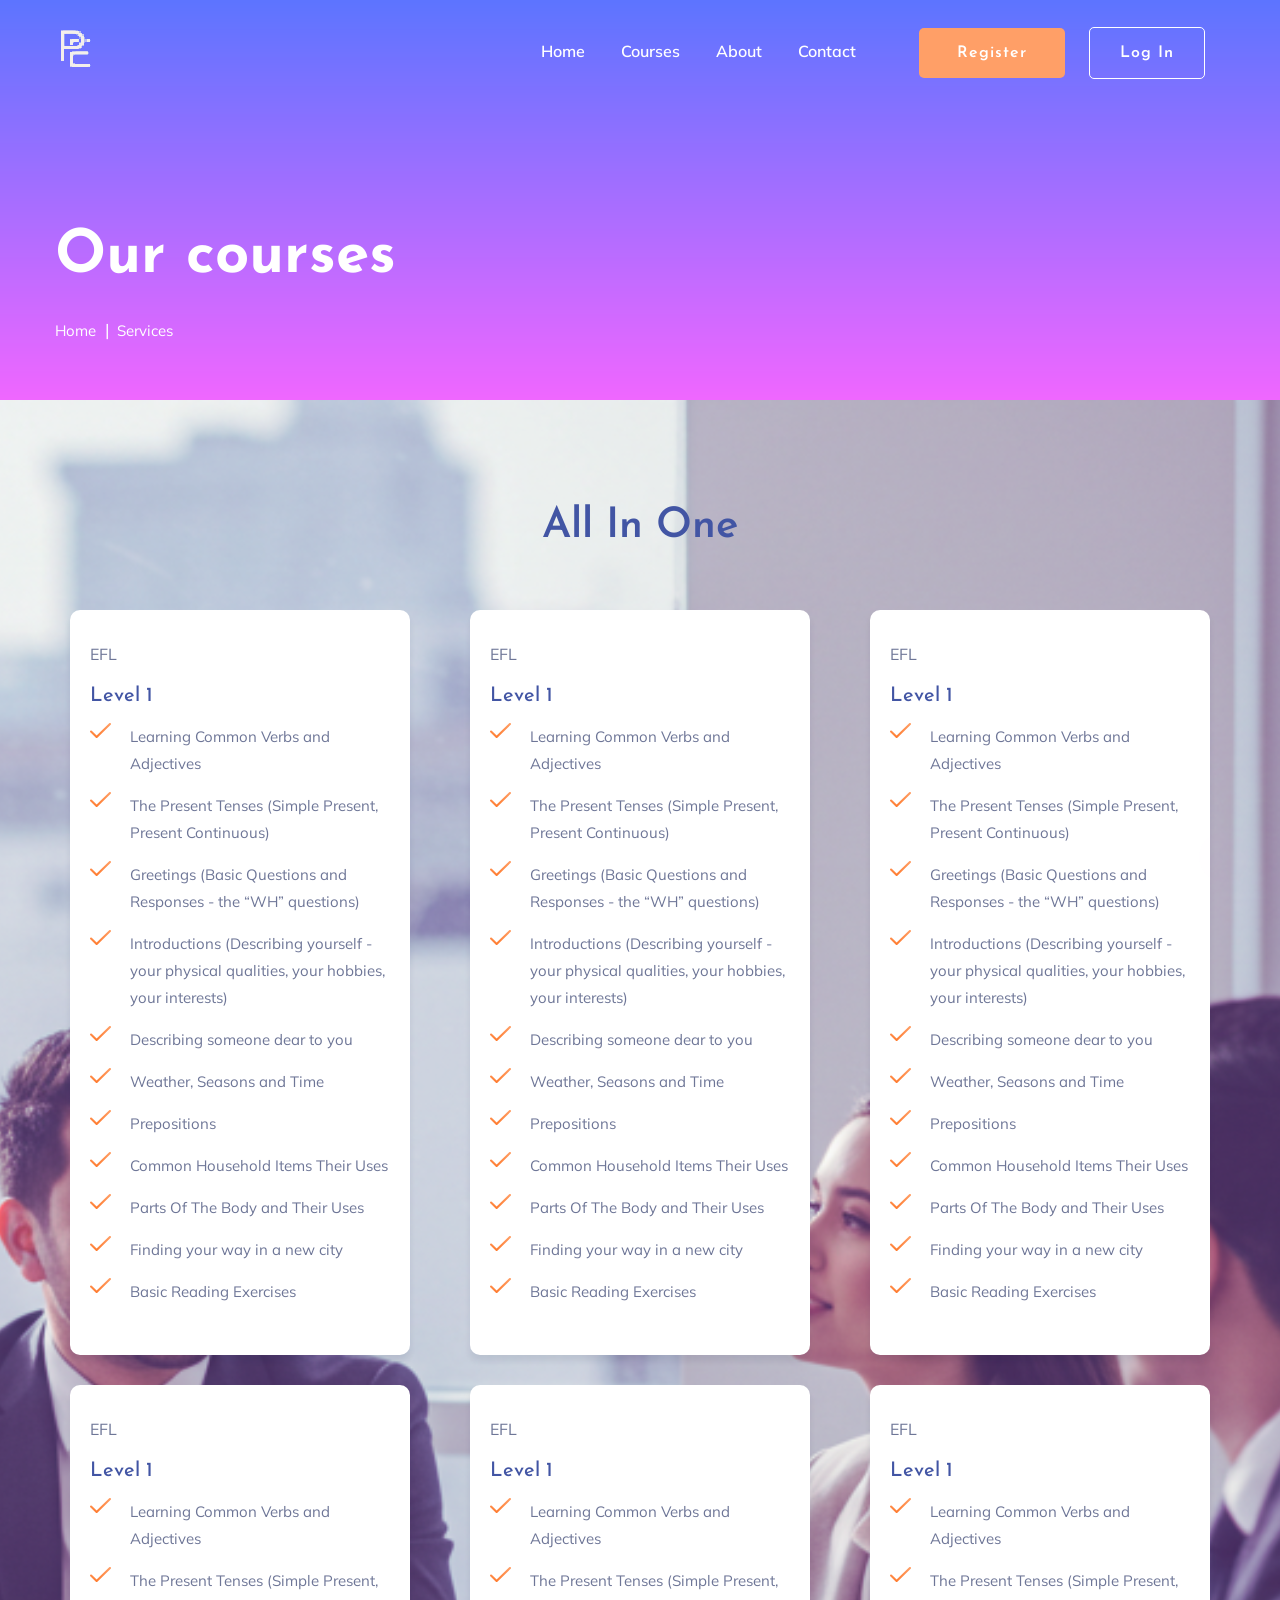
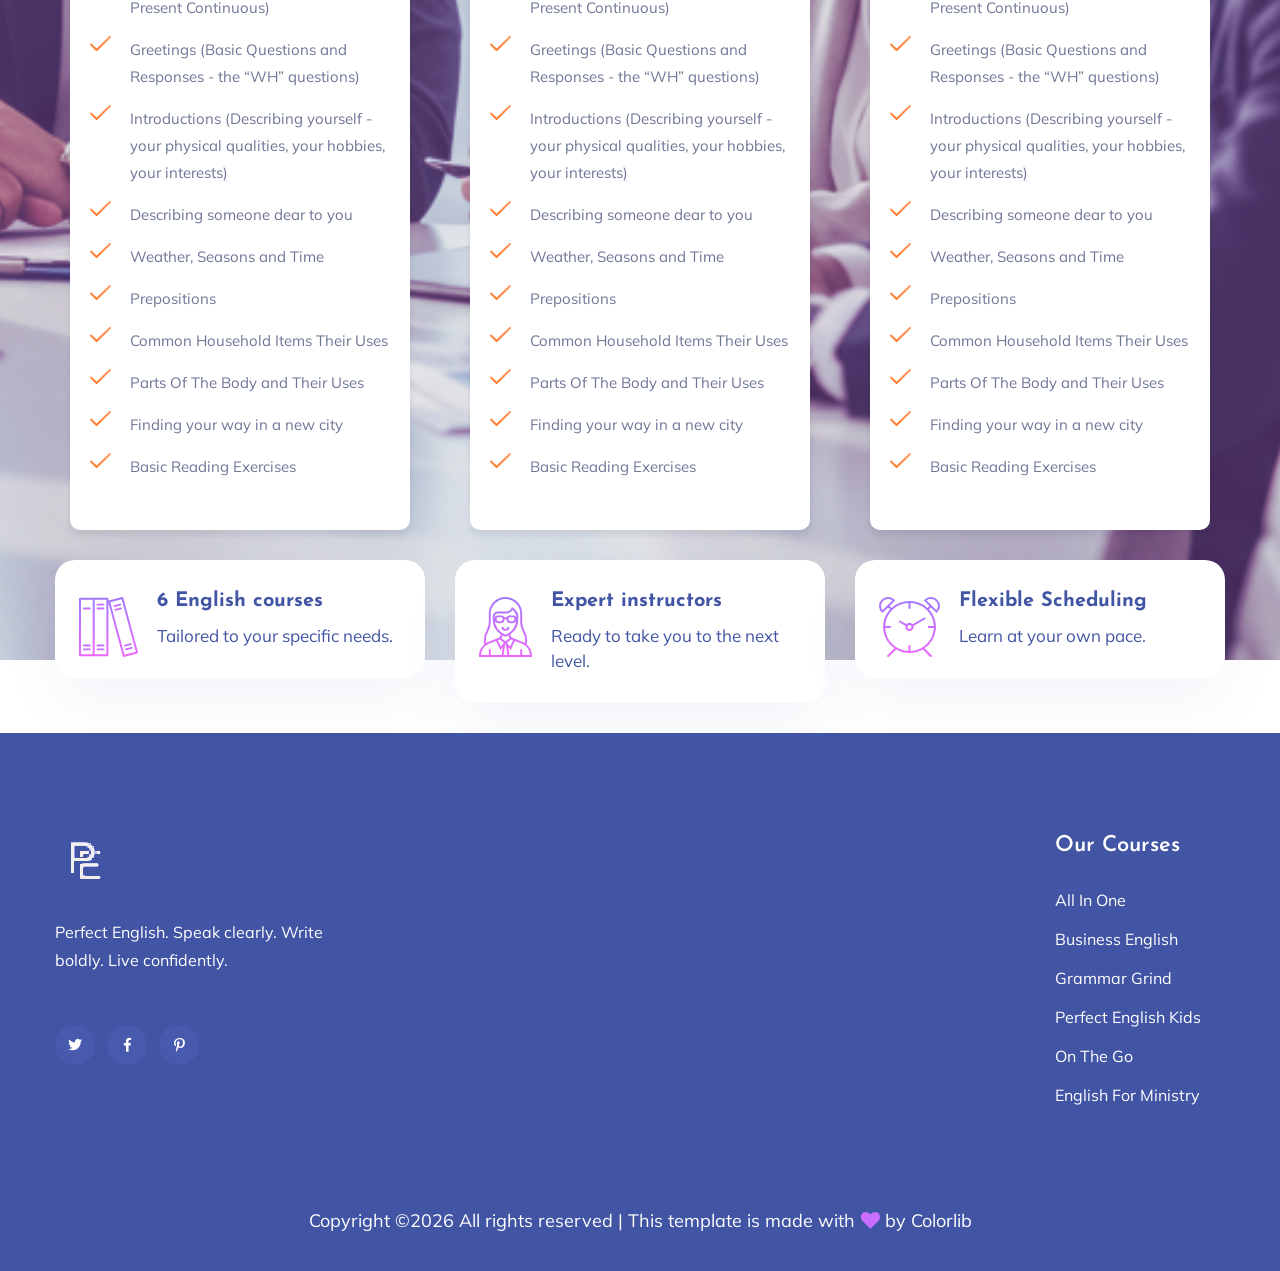
<file: all-in-one.html>
<!doctype html>
<html class="no-js" lang="zxx">
<head>
    <meta charset="utf-8">
    <meta http-equiv="x-ua-compatible" content="ie=edge">
    <title>Perfect English | Courses</title>
    <meta name="description" content="">
    <meta name="viewport" content="width=device-width, initial-scale=1">
    <link rel="manifest" href="site.webmanifest">
    <link rel="shortcut icon" type="image/x-icon" href="assets/img/logo/PE purblue copy.png">

    <!-- CSS here -->
    <link rel="stylesheet" href="assets/css/bootstrap.min.css">
    <link rel="stylesheet" href="assets/css/owl.carousel.min.css">
    <link rel="stylesheet" href="assets/css/slicknav.css">
    <link rel="stylesheet" href="assets/css/flaticon.css">
    <link rel="stylesheet" href="assets/css/progressbar_barfiller.css">
    <link rel="stylesheet" href="assets/css/gijgo.css">
    <link rel="stylesheet" href="assets/css/animate.min.css">
    <link rel="stylesheet" href="assets/css/animated-headline.css">
    <link rel="stylesheet" href="assets/css/magnific-popup.css">
    <link rel="stylesheet" href="assets/css/fontawesome-all.min.css">
    <link rel="stylesheet" href="assets/css/themify-icons.css">
    <link rel="stylesheet" href="assets/css/slick.css">
    <link rel="stylesheet" href="assets/css/nice-select.css">
    <link rel="stylesheet" href="assets/css/style.css">
</head>

<body>
    <!-- ? Preloader Start -->
    <div id="preloader-active">
        <div class="preloader d-flex align-items-center justify-content-center">
            <div class="preloader-inner position-relative">
                <div class="preloader-circle"></div>
                <div class="preloader-img pere-text">
                    <img src="assets/img/logo/PE purblue copy.png" alt="">
                </div>
            </div>
        </div>
    </div>
    <!-- Preloader Start -->
    <!-- Header Start -->
    <div class="header-area header-transparent">
        <div class="main-header ">
            <div class="header-bottom  header-sticky">
                <div class="container-fluid">
                    <div class="row align-items-center">
                        <!-- Logo -->
                        <div class="col-xl-2 col-lg-2">
                            <div class="logo">
                                <a href="index.html"><img src="assets/img/logo/PE purblue.png" alt=""></a>
                            </div>
                        </div>
                        <div class="col-xl-10 col-lg-10">
                            <div class="menu-wrapper d-flex align-items-center justify-content-end">
                                <!-- Main-menu -->
                                <div class="main-menu d-none d-lg-block">
                                    <nav>
                                        <ul id="navigation">                                                                                          
                                            <li class="active" ><a href="index.html">Home</a></li>
                                            <li><a href="courses.html">Courses</a></li>
                                            <li><a href="about.html">About</a></li>
                                            <li><a href="contact.html">Contact</a></li>
                                            <!-- Button -->
                                            <li class="button-header margin-left "><a href="#" class="btn">Register</a></li>
                                            <li class="button-header"><a href="login.html" class="btn btn3">Log in</a></li>
                                        </ul>
                                    </nav>
                                </div>
                            </div>
                        </div> 
                        <!-- Mobile Menu -->
                        <div class="col-12">
                            <div class="mobile_menu d-block d-lg-none"></div>
                        </div>
                    </div>
                </div>
            </div>
        </div>
    </div>
    <!-- Header End -->
    <main>
        <!--? slider Area Start-->
        <section class="slider-area slider-area2">
            <div class="slider-active">
                <!-- Single Slider -->
                <div class="single-slider slider-height2">
                    <div class="container">
                        <div class="row">
                            <div class="col-xl-8 col-lg-11 col-md-12">
                                <div class="hero__caption hero__caption2">
                                    <h1 data-animation="bounceIn" data-delay="0.2s">Our courses</h1>
                                    <!-- breadcrumb Start-->
                                    <nav aria-label="breadcrumb">
                                        <ol class="breadcrumb">
                                            <li class="breadcrumb-item"><a href="index.html">Home</a></li>
                                            <li class="breadcrumb-item"><a href="#">Services</a></li> 
                                        </ol>
                                    </nav>
                                    <!-- breadcrumb End -->
                                </div>
                            </div>
                        </div>
                    </div>          
                </div>
            </div>
        </section>
        <!-- Courses area start -->
        <div class="courses-area section-padding40 fix">
            <div class="container">
                <div class="row justify-content-center">
                    <div class="col-xl-7 col-lg-8">
                        <div class="section-tittle text-center mb-55">
                            <h2>All In One</h2>
                        </div>
                    </div>
                </div>
                <div class="row">
                    <div class="col-lg-4">
                        <div class="properties properties2 mb-30">
                            <div class="properties__card">
                                
                                <div class="properties__caption">
                                    <p>EFL</p>
                                    <h3><a href="#">Level 1</a></h3>
                                    <p>
                                        <div class="single-features">
                                            <div class="features-icon">
                                                <img src="assets/img/icon/right-icon.svg" alt="">
                                            </div>
                                            <div class="features-caption">
                                                <p>Learning Common Verbs and Adjectives</p>
                                            </div>
                                        </div>
                                        <div class="single-features">
                                            <div class="features-icon">
                                                <img src="assets/img/icon/right-icon.svg" alt="">
                                            </div>
                                            <div class="features-caption">
                                                <p>The Present Tenses (Simple Present, Present Continuous)</p>
                                            </div>
                                        </div><div class="single-features">
                                            <div class="features-icon">
                                                <img src="assets/img/icon/right-icon.svg" alt="">
                                            </div>
                                            <div class="features-caption">
                                                <p>Greetings (Basic Questions and Responses - the “WH” questions)</p>
                                            </div>
                                        </div>
                                        <div class="single-features">
                                            <div class="features-icon">
                                                <img src="assets/img/icon/right-icon.svg" alt="">
                                            </div>
                                            <div class="features-caption">
                                                <p>Introductions (Describing yourself - your physical qualities, your hobbies, your interests)</p>
                                            </div>
                                        </div>
                                        <div class="single-features">
                                            <div class="features-icon">
                                                <img src="assets/img/icon/right-icon.svg" alt="">
                                            </div>
                                            <div class="features-caption">
                                                <p>Describing someone dear to you</p>
                                            </div>
                                        </div>
                                        <div class="single-features">
                                            <div class="features-icon">
                                                <img src="assets/img/icon/right-icon.svg" alt="">
                                            </div>
                                            <div class="features-caption">
                                                <p>Weather, Seasons and Time</p>
                                            </div>
                                        </div>
                                        <div class="single-features">
                                            <div class="features-icon">
                                                <img src="assets/img/icon/right-icon.svg" alt="">
                                            </div>
                                            <div class="features-caption">
                                                <p>Prepositions</p>
                                            </div>
                                        </div>
                                        <div class="single-features">
                                            <div class="features-icon">
                                                <img src="assets/img/icon/right-icon.svg" alt="">
                                            </div>
                                            <div class="features-caption">
                                                <p>Common Household Items Their Uses</p>
                                            </div>
                                        </div>
                                        <div class="single-features">
                                            <div class="features-icon">
                                                <img src="assets/img/icon/right-icon.svg" alt="">
                                            </div>
                                            <div class="features-caption">
                                                <p>Parts Of The Body and Their Uses</p>
                                            </div>
                                        </div>
                                        <div class="single-features">
                                            <div class="features-icon">
                                                <img src="assets/img/icon/right-icon.svg" alt="">
                                            </div>
                                            <div class="features-caption">
                                                <p>Finding your way in a new city</p>
                                            </div>
                                        </div>
                                        <div class="single-features">
                                            <div class="features-icon">
                                                <img src="assets/img/icon/right-icon.svg" alt="">
                                            </div>
                                            <div class="features-caption">
                                                <p>Basic Reading Exercises</p>
                                            </div>
                                        </div>
                                    </p>
                                </div>
                            </div>
                        </div>
                    </div>
                    <div class="col-lg-4">
                        <div class="properties properties2 mb-30">
                            <div class="properties__card">
                            
                                <div class="properties__caption">
                                    <p>EFL</p>
                                    <h3><a href="#">Level 1</a></h3>
                                    <p>
                                        <div class="single-features">
                                            <div class="features-icon">
                                                <img src="assets/img/icon/right-icon.svg" alt="">
                                            </div>
                                            <div class="features-caption">
                                                <p>Learning Common Verbs and Adjectives</p>
                                            </div>
                                        </div>
                                        <div class="single-features">
                                            <div class="features-icon">
                                                <img src="assets/img/icon/right-icon.svg" alt="">
                                            </div>
                                            <div class="features-caption">
                                                <p>The Present Tenses (Simple Present, Present Continuous)</p>
                                            </div>
                                        </div><div class="single-features">
                                            <div class="features-icon">
                                                <img src="assets/img/icon/right-icon.svg" alt="">
                                            </div>
                                            <div class="features-caption">
                                                <p>Greetings (Basic Questions and Responses - the “WH” questions)</p>
                                            </div>
                                        </div>
                                        <div class="single-features">
                                            <div class="features-icon">
                                                <img src="assets/img/icon/right-icon.svg" alt="">
                                            </div>
                                            <div class="features-caption">
                                                <p>Introductions (Describing yourself - your physical qualities, your hobbies, your interests)</p>
                                            </div>
                                        </div>
                                        <div class="single-features">
                                            <div class="features-icon">
                                                <img src="assets/img/icon/right-icon.svg" alt="">
                                            </div>
                                            <div class="features-caption">
                                                <p>Describing someone dear to you</p>
                                            </div>
                                        </div>
                                        <div class="single-features">
                                            <div class="features-icon">
                                                <img src="assets/img/icon/right-icon.svg" alt="">
                                            </div>
                                            <div class="features-caption">
                                                <p>Weather, Seasons and Time</p>
                                            </div>
                                        </div>
                                        <div class="single-features">
                                            <div class="features-icon">
                                                <img src="assets/img/icon/right-icon.svg" alt="">
                                            </div>
                                            <div class="features-caption">
                                                <p>Prepositions</p>
                                            </div>
                                        </div>
                                        <div class="single-features">
                                            <div class="features-icon">
                                                <img src="assets/img/icon/right-icon.svg" alt="">
                                            </div>
                                            <div class="features-caption">
                                                <p>Common Household Items Their Uses</p>
                                            </div>
                                        </div>
                                        <div class="single-features">
                                            <div class="features-icon">
                                                <img src="assets/img/icon/right-icon.svg" alt="">
                                            </div>
                                            <div class="features-caption">
                                                <p>Parts Of The Body and Their Uses</p>
                                            </div>
                                        </div>
                                        <div class="single-features">
                                            <div class="features-icon">
                                                <img src="assets/img/icon/right-icon.svg" alt="">
                                            </div>
                                            <div class="features-caption">
                                                <p>Finding your way in a new city</p>
                                            </div>
                                        </div>
                                        <div class="single-features">
                                            <div class="features-icon">
                                                <img src="assets/img/icon/right-icon.svg" alt="">
                                            </div>
                                            <div class="features-caption">
                                                <p>Basic Reading Exercises</p>
                                            </div>
                                        </div>
                                    </p>
                                </div>
                            </div>
                        </div>
                    </div>
                    <div class="col-lg-4">
                        <div class="properties properties2 mb-30">
                            <div class="properties__card">
                            
                                <div class="properties__caption">
                                    <p>EFL</p>
                                    <h3><a href="#">Level 1</a></h3>
                                    <p>
                                        <div class="single-features">
                                            <div class="features-icon">
                                                <img src="assets/img/icon/right-icon.svg" alt="">
                                            </div>
                                            <div class="features-caption">
                                                <p>Learning Common Verbs and Adjectives</p>
                                            </div>
                                        </div>
                                        <div class="single-features">
                                            <div class="features-icon">
                                                <img src="assets/img/icon/right-icon.svg" alt="">
                                            </div>
                                            <div class="features-caption">
                                                <p>The Present Tenses (Simple Present, Present Continuous)</p>
                                            </div>
                                        </div><div class="single-features">
                                            <div class="features-icon">
                                                <img src="assets/img/icon/right-icon.svg" alt="">
                                            </div>
                                            <div class="features-caption">
                                                <p>Greetings (Basic Questions and Responses - the “WH” questions)</p>
                                            </div>
                                        </div>
                                        <div class="single-features">
                                            <div class="features-icon">
                                                <img src="assets/img/icon/right-icon.svg" alt="">
                                            </div>
                                            <div class="features-caption">
                                                <p>Introductions (Describing yourself - your physical qualities, your hobbies, your interests)</p>
                                            </div>
                                        </div>
                                        <div class="single-features">
                                            <div class="features-icon">
                                                <img src="assets/img/icon/right-icon.svg" alt="">
                                            </div>
                                            <div class="features-caption">
                                                <p>Describing someone dear to you</p>
                                            </div>
                                        </div>
                                        <div class="single-features">
                                            <div class="features-icon">
                                                <img src="assets/img/icon/right-icon.svg" alt="">
                                            </div>
                                            <div class="features-caption">
                                                <p>Weather, Seasons and Time</p>
                                            </div>
                                        </div>
                                        <div class="single-features">
                                            <div class="features-icon">
                                                <img src="assets/img/icon/right-icon.svg" alt="">
                                            </div>
                                            <div class="features-caption">
                                                <p>Prepositions</p>
                                            </div>
                                        </div>
                                        <div class="single-features">
                                            <div class="features-icon">
                                                <img src="assets/img/icon/right-icon.svg" alt="">
                                            </div>
                                            <div class="features-caption">
                                                <p>Common Household Items Their Uses</p>
                                            </div>
                                        </div>
                                        <div class="single-features">
                                            <div class="features-icon">
                                                <img src="assets/img/icon/right-icon.svg" alt="">
                                            </div>
                                            <div class="features-caption">
                                                <p>Parts Of The Body and Their Uses</p>
                                            </div>
                                        </div>
                                        <div class="single-features">
                                            <div class="features-icon">
                                                <img src="assets/img/icon/right-icon.svg" alt="">
                                            </div>
                                            <div class="features-caption">
                                                <p>Finding your way in a new city</p>
                                            </div>
                                        </div>
                                        <div class="single-features">
                                            <div class="features-icon">
                                                <img src="assets/img/icon/right-icon.svg" alt="">
                                            </div>
                                            <div class="features-caption">
                                                <p>Basic Reading Exercises</p>
                                            </div>
                                        </div>
                                    </p>
                                </div>
                            </div>
                        </div>
                    </div>
                    <div class="col-lg-4">
                        <div class="properties properties2 mb-30">
                            <div class="properties__card">
                               
                                <div class="properties__caption">
                                    <p>EFL</p>
                                    <h3><a href="#">Level 1</a></h3>
                                    <p>
                                        <div class="single-features">
                                            <div class="features-icon">
                                                <img src="assets/img/icon/right-icon.svg" alt="">
                                            </div>
                                            <div class="features-caption">
                                                <p>Learning Common Verbs and Adjectives</p>
                                            </div>
                                        </div>
                                        <div class="single-features">
                                            <div class="features-icon">
                                                <img src="assets/img/icon/right-icon.svg" alt="">
                                            </div>
                                            <div class="features-caption">
                                                <p>The Present Tenses (Simple Present, Present Continuous)</p>
                                            </div>
                                        </div><div class="single-features">
                                            <div class="features-icon">
                                                <img src="assets/img/icon/right-icon.svg" alt="">
                                            </div>
                                            <div class="features-caption">
                                                <p>Greetings (Basic Questions and Responses - the “WH” questions)</p>
                                            </div>
                                        </div>
                                        <div class="single-features">
                                            <div class="features-icon">
                                                <img src="assets/img/icon/right-icon.svg" alt="">
                                            </div>
                                            <div class="features-caption">
                                                <p>Introductions (Describing yourself - your physical qualities, your hobbies, your interests)</p>
                                            </div>
                                        </div>
                                        <div class="single-features">
                                            <div class="features-icon">
                                                <img src="assets/img/icon/right-icon.svg" alt="">
                                            </div>
                                            <div class="features-caption">
                                                <p>Describing someone dear to you</p>
                                            </div>
                                        </div>
                                        <div class="single-features">
                                            <div class="features-icon">
                                                <img src="assets/img/icon/right-icon.svg" alt="">
                                            </div>
                                            <div class="features-caption">
                                                <p>Weather, Seasons and Time</p>
                                            </div>
                                        </div>
                                        <div class="single-features">
                                            <div class="features-icon">
                                                <img src="assets/img/icon/right-icon.svg" alt="">
                                            </div>
                                            <div class="features-caption">
                                                <p>Prepositions</p>
                                            </div>
                                        </div>
                                        <div class="single-features">
                                            <div class="features-icon">
                                                <img src="assets/img/icon/right-icon.svg" alt="">
                                            </div>
                                            <div class="features-caption">
                                                <p>Common Household Items Their Uses</p>
                                            </div>
                                        </div>
                                        <div class="single-features">
                                            <div class="features-icon">
                                                <img src="assets/img/icon/right-icon.svg" alt="">
                                            </div>
                                            <div class="features-caption">
                                                <p>Parts Of The Body and Their Uses</p>
                                            </div>
                                        </div>
                                        <div class="single-features">
                                            <div class="features-icon">
                                                <img src="assets/img/icon/right-icon.svg" alt="">
                                            </div>
                                            <div class="features-caption">
                                                <p>Finding your way in a new city</p>
                                            </div>
                                        </div>
                                        <div class="single-features">
                                            <div class="features-icon">
                                                <img src="assets/img/icon/right-icon.svg" alt="">
                                            </div>
                                            <div class="features-caption">
                                                <p>Basic Reading Exercises</p>
                                            </div>
                                        </div>
                                    </p>
                                </div>
                            </div>
                        </div>
                    </div>
                    <div class="col-lg-4">
                        <div class="properties properties2 mb-30">
                            <div class="properties__card">
                        
                                <div class="properties__caption">
                                    <p>EFL</p>
                                    <h3><a href="#">Level 1</a></h3>
                                    <p>
                                        <div class="single-features">
                                            <div class="features-icon">
                                                <img src="assets/img/icon/right-icon.svg" alt="">
                                            </div>
                                            <div class="features-caption">
                                                <p>Learning Common Verbs and Adjectives</p>
                                            </div>
                                        </div>
                                        <div class="single-features">
                                            <div class="features-icon">
                                                <img src="assets/img/icon/right-icon.svg" alt="">
                                            </div>
                                            <div class="features-caption">
                                                <p>The Present Tenses (Simple Present, Present Continuous)</p>
                                            </div>
                                        </div><div class="single-features">
                                            <div class="features-icon">
                                                <img src="assets/img/icon/right-icon.svg" alt="">
                                            </div>
                                            <div class="features-caption">
                                                <p>Greetings (Basic Questions and Responses - the “WH” questions)</p>
                                            </div>
                                        </div>
                                        <div class="single-features">
                                            <div class="features-icon">
                                                <img src="assets/img/icon/right-icon.svg" alt="">
                                            </div>
                                            <div class="features-caption">
                                                <p>Introductions (Describing yourself - your physical qualities, your hobbies, your interests)</p>
                                            </div>
                                        </div>
                                        <div class="single-features">
                                            <div class="features-icon">
                                                <img src="assets/img/icon/right-icon.svg" alt="">
                                            </div>
                                            <div class="features-caption">
                                                <p>Describing someone dear to you</p>
                                            </div>
                                        </div>
                                        <div class="single-features">
                                            <div class="features-icon">
                                                <img src="assets/img/icon/right-icon.svg" alt="">
                                            </div>
                                            <div class="features-caption">
                                                <p>Weather, Seasons and Time</p>
                                            </div>
                                        </div>
                                        <div class="single-features">
                                            <div class="features-icon">
                                                <img src="assets/img/icon/right-icon.svg" alt="">
                                            </div>
                                            <div class="features-caption">
                                                <p>Prepositions</p>
                                            </div>
                                        </div>
                                        <div class="single-features">
                                            <div class="features-icon">
                                                <img src="assets/img/icon/right-icon.svg" alt="">
                                            </div>
                                            <div class="features-caption">
                                                <p>Common Household Items Their Uses</p>
                                            </div>
                                        </div>
                                        <div class="single-features">
                                            <div class="features-icon">
                                                <img src="assets/img/icon/right-icon.svg" alt="">
                                            </div>
                                            <div class="features-caption">
                                                <p>Parts Of The Body and Their Uses</p>
                                            </div>
                                        </div>
                                        <div class="single-features">
                                            <div class="features-icon">
                                                <img src="assets/img/icon/right-icon.svg" alt="">
                                            </div>
                                            <div class="features-caption">
                                                <p>Finding your way in a new city</p>
                                            </div>
                                        </div>
                                        <div class="single-features">
                                            <div class="features-icon">
                                                <img src="assets/img/icon/right-icon.svg" alt="">
                                            </div>
                                            <div class="features-caption">
                                                <p>Basic Reading Exercises</p>
                                            </div>
                                        </div>
                                    </p>
                                </div>
                            </div>
                        </div>
                    </div>
                    <div class="col-lg-4">
                        <div class="properties properties2 mb-30">
                            <div class="properties__card">

                                <div class="properties__caption">
                                    <p>EFL</p>
                                    <h3><a href="#">Level 1</a></h3>
                                    <p>
                                        <div class="single-features">
                                            <div class="features-icon">
                                                <img src="assets/img/icon/right-icon.svg" alt="">
                                            </div>
                                            <div class="features-caption">
                                                <p>Learning Common Verbs and Adjectives</p>
                                            </div>
                                        </div>
                                        <div class="single-features">
                                            <div class="features-icon">
                                                <img src="assets/img/icon/right-icon.svg" alt="">
                                            </div>
                                            <div class="features-caption">
                                                <p>The Present Tenses (Simple Present, Present Continuous)</p>
                                            </div>
                                        </div><div class="single-features">
                                            <div class="features-icon">
                                                <img src="assets/img/icon/right-icon.svg" alt="">
                                            </div>
                                            <div class="features-caption">
                                                <p>Greetings (Basic Questions and Responses - the “WH” questions)</p>
                                            </div>
                                        </div>
                                        <div class="single-features">
                                            <div class="features-icon">
                                                <img src="assets/img/icon/right-icon.svg" alt="">
                                            </div>
                                            <div class="features-caption">
                                                <p>Introductions (Describing yourself - your physical qualities, your hobbies, your interests)</p>
                                            </div>
                                        </div>
                                        <div class="single-features">
                                            <div class="features-icon">
                                                <img src="assets/img/icon/right-icon.svg" alt="">
                                            </div>
                                            <div class="features-caption">
                                                <p>Describing someone dear to you</p>
                                            </div>
                                        </div>
                                        <div class="single-features">
                                            <div class="features-icon">
                                                <img src="assets/img/icon/right-icon.svg" alt="">
                                            </div>
                                            <div class="features-caption">
                                                <p>Weather, Seasons and Time</p>
                                            </div>
                                        </div>
                                        <div class="single-features">
                                            <div class="features-icon">
                                                <img src="assets/img/icon/right-icon.svg" alt="">
                                            </div>
                                            <div class="features-caption">
                                                <p>Prepositions</p>
                                            </div>
                                        </div>
                                        <div class="single-features">
                                            <div class="features-icon">
                                                <img src="assets/img/icon/right-icon.svg" alt="">
                                            </div>
                                            <div class="features-caption">
                                                <p>Common Household Items Their Uses</p>
                                            </div>
                                        </div>
                                        <div class="single-features">
                                            <div class="features-icon">
                                                <img src="assets/img/icon/right-icon.svg" alt="">
                                            </div>
                                            <div class="features-caption">
                                                <p>Parts Of The Body and Their Uses</p>
                                            </div>
                                        </div>
                                        <div class="single-features">
                                            <div class="features-icon">
                                                <img src="assets/img/icon/right-icon.svg" alt="">
                                            </div>
                                            <div class="features-caption">
                                                <p>Finding your way in a new city</p>
                                            </div>
                                        </div>
                                        <div class="single-features">
                                            <div class="features-icon">
                                                <img src="assets/img/icon/right-icon.svg" alt="">
                                            </div>
                                            <div class="features-caption">
                                                <p>Basic Reading Exercises</p>
                                            </div>
                                        </div>
                                    </p>
                                </div>
                            </div>
                        </div>
                    </div>
                </div>
            </div>
        </div>
        <!-- Courses area End -->
        <!--? top subjects Area Start -->
        
        <!-- top subjects End -->  
        <!-- ? services-area -->
        <div class="services-area">
            <div class="container">
                <div class="row justify-content-sm-center">
                    <div class="col-lg-4 col-md-6 col-sm-8">
                        <div class="single-services mb-30">
                            <div class="features-icon">
                                <img src="assets/img/icon/icon1.svg" alt="">
                            </div>
                            <div class="features-caption">
                                <h3>6 English courses</h3>
                                <p>Tailored to your specific needs.</p>
                            </div>
                        </div>
                    </div>
                    <div class="col-lg-4 col-md-6 col-sm-8">
                        <div class="single-services mb-30">
                            <div class="features-icon">
                                <img src="assets/img/icon/icon2.svg" alt="">
                            </div>
                            <div class="features-caption">
                                <h3>Expert instructors</h3>
                                <p>Ready to take you to the next level.</p>
                            </div>
                        </div>
                    </div>
                    <div class="col-lg-4 col-md-6 col-sm-8">
                        <div class="single-services mb-30">
                            <div class="features-icon">
                                <img src="assets/img/icon/icon3.svg" alt="">
                            </div>
                            <div class="features-caption">
                                <h3>Flexible Scheduling</h3>
                                <p>Learn at your own pace.</p>
                            </div>
                        </div>
                    </div>
                </div>
            </div>
        </div>
    </main>
    <footer>
        <div class="footer-wrappper footer-bg">
           <!-- Footer Start-->
           <div class="footer-area footer-padding">
               <div class="container">
                   <div class="row justify-content-between">
                       <div class="col-xl-4 col-lg-5 col-md-4 col-sm-6">
                           <div class="single-footer-caption mb-50">
                               <div class="single-footer-caption mb-30">
                                   <!-- logo -->
                                   <div class="footer-logo mb-25">
                                       <a href="index.html"><img src="assets/img/logo/PE purblue.png" alt=""></a>
                                   </div>
                                   <div class="footer-tittle">
                                       <div class="footer-pera">
                                           <p>Perfect English. Speak clearly. Write boldly. Live confidently.</p>
                                       </div>
                                   </div>
                                   <!-- social -->
                                   <div class="footer-social">
                                       <a href="#"><i class="fab fa-twitter"></i></a>
                                       <a href="https://bit.ly/sai4ull"><i class="fab fa-facebook-f"></i></a>
                                       <a href="#"><i class="fab fa-pinterest-p"></i></a>
                                   </div>
                               </div>
                           </div>
                       </div>
                       <div class="col-xl-2 col-lg-3 col-md-4 col-sm-5">
                           <div class="single-footer-caption mb-50">
                               <div class="footer-tittle">
                                   <h4>Our Courses</h4>
                                   <ul>
                                       <li><a href="#">All In One</a></li>
                                       <li><a href="#">Business English</a></li>
                                       <li><a href="#">Grammar Grind</a></li>
                                       <li><a href="#">Perfect English Kids</a></li>
                                       <li><a href="#">On The Go</a></li>
                                       <li><a href="#">English For Ministry</a></li>
                                   </ul>
                               </div>
                           </div>
                       </div>
                   </div>
               </div>
           </div>
           <!-- footer-bottom area -->
           <div class="footer-bottom-area">
               <div class="container">
                   <div class="footer-border">
                       <div class="row d-flex align-items-center">
                           <div class="col-xl-12 ">
                               <div class="footer-copy-right text-center">
                                   <p><!-- Link back to Colorlib can't be removed. Template is licensed under CC BY 3.0. -->
                                     Copyright &copy;<script>document.write(new Date().getFullYear());</script> All rights reserved | This template is made with <i class="fa fa-heart" aria-hidden="true"></i> by <a href="https://colorlib.com" target="_blank">Colorlib</a>
                                     <!-- Link back to Colorlib can't be removed. Template is licensed under CC BY 3.0. --></p>
                                 </div>
                             </div>
                         </div>
                     </div>
                 </div>
             </div>
             <!-- Footer End-->
         </div>
     </footer> 
      <!-- Scroll Up -->
      <div id="back-top" >
        <a title="Go to Top" href="#"> <i class="fas fa-level-up-alt"></i></a>
    </div>

    <!-- JS here -->
    <script src="./assets/js/vendor/modernizr-3.5.0.min.js"></script>
    <!-- Jquery, Popper, Bootstrap -->
    <script src="./assets/js/vendor/jquery-1.12.4.min.js"></script>
    <script src="./assets/js/popper.min.js"></script>
    <script src="./assets/js/bootstrap.min.js"></script>
    <!-- Jquery Mobile Menu -->
    <script src="./assets/js/jquery.slicknav.min.js"></script>

    <!-- Jquery Slick , Owl-Carousel Plugins -->
    <script src="./assets/js/owl.carousel.min.js"></script>
    <script src="./assets/js/slick.min.js"></script>
    <!-- One Page, Animated-HeadLin -->
    <script src="./assets/js/wow.min.js"></script>
    <script src="./assets/js/animated.headline.js"></script>
    <script src="./assets/js/jquery.magnific-popup.js"></script>

    <!-- Date Picker -->
    <script src="./assets/js/gijgo.min.js"></script>
    <!-- Nice-select, sticky -->
    <script src="./assets/js/jquery.nice-select.min.js"></script>
    <script src="./assets/js/jquery.sticky.js"></script>
    <!-- Progress -->
    <script src="./assets/js/jquery.barfiller.js"></script>
    
    <!-- counter , waypoint,Hover Direction -->
    <script src="./assets/js/jquery.counterup.min.js"></script>
    <script src="./assets/js/waypoints.min.js"></script>
    <script src="./assets/js/jquery.countdown.min.js"></script>
    <script src="./assets/js/hover-direction-snake.min.js"></script>

    <!-- contact js -->
    <script src="./assets/js/contact.js"></script>
    <script src="./assets/js/jquery.form.js"></script>
    <script src="./assets/js/jquery.validate.min.js"></script>
    <script src="./assets/js/mail-script.js"></script>
    <script src="./assets/js/jquery.ajaxchimp.min.js"></script>
    
    <!-- Jquery Plugins, main Jquery -->	
    <script src="./assets/js/plugins.js"></script>
    <script src="./assets/js/main.js"></script>
    
</body>
</html>
</file>
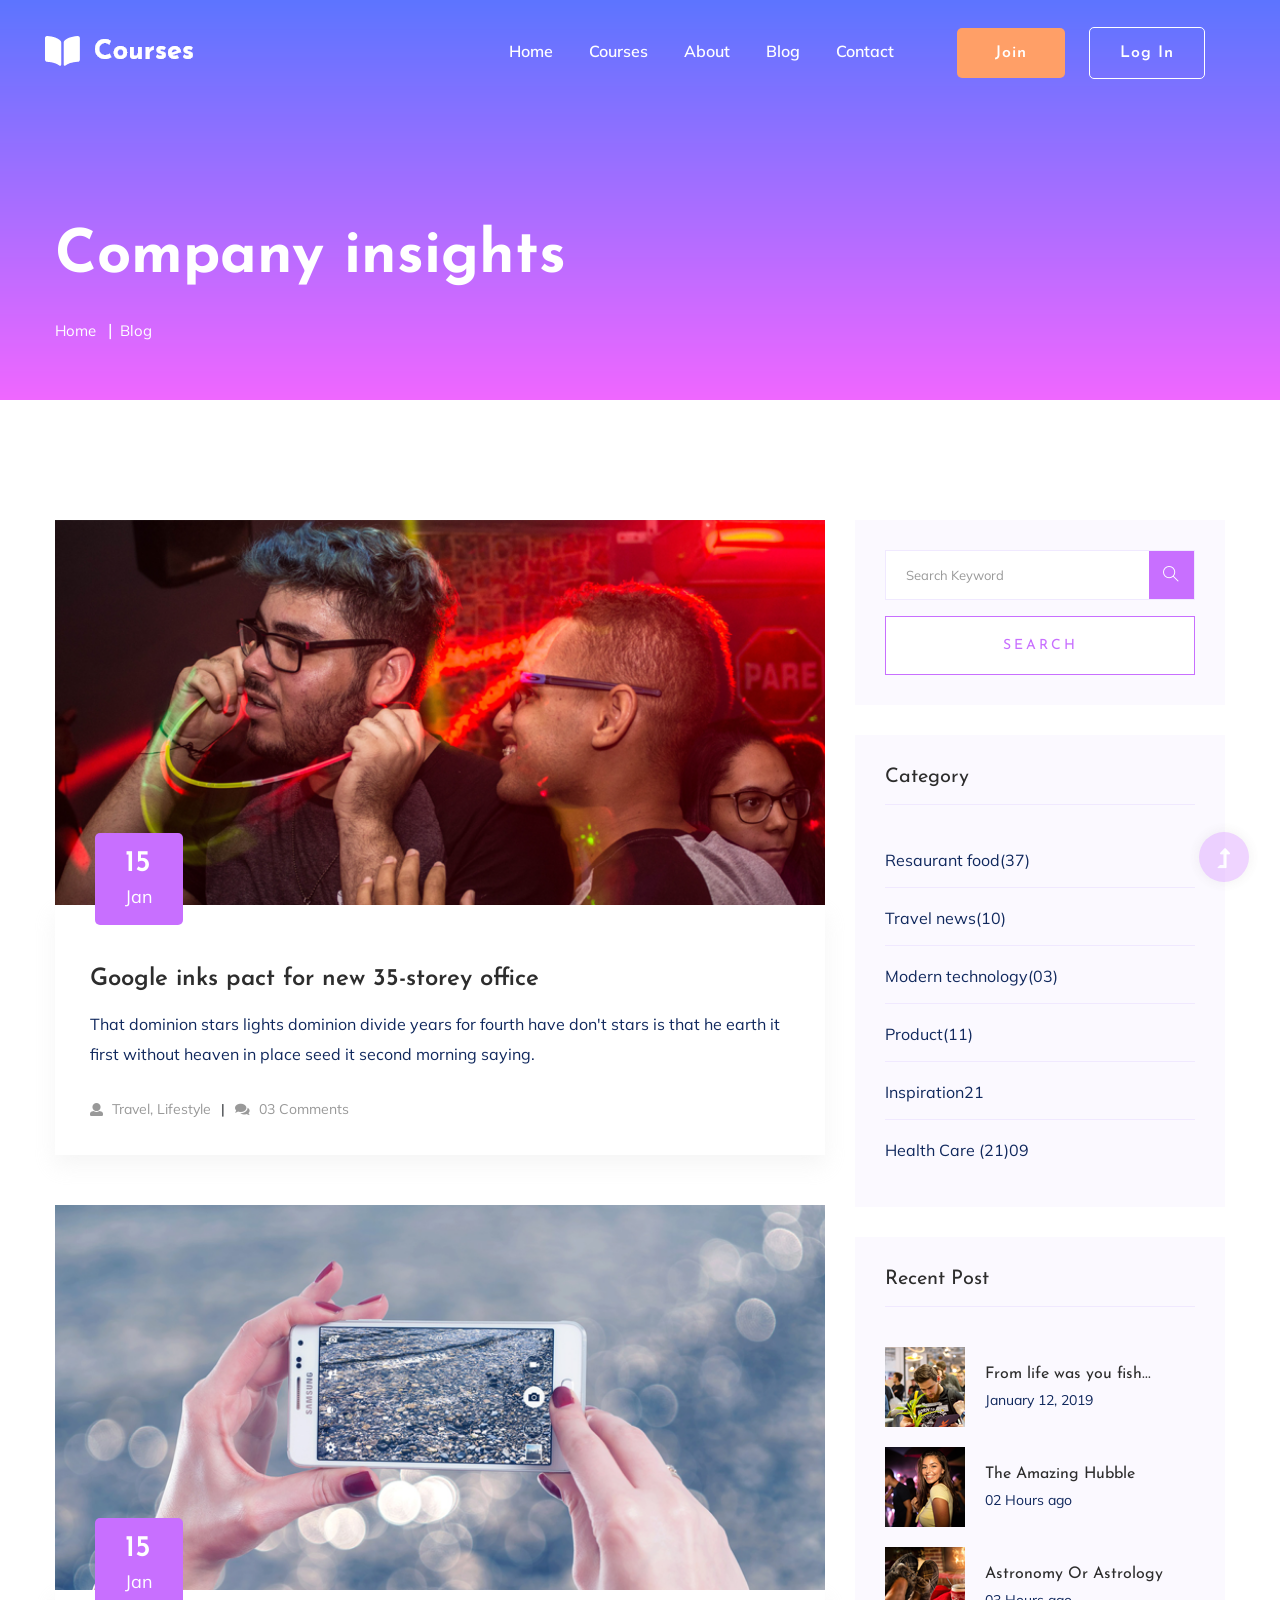
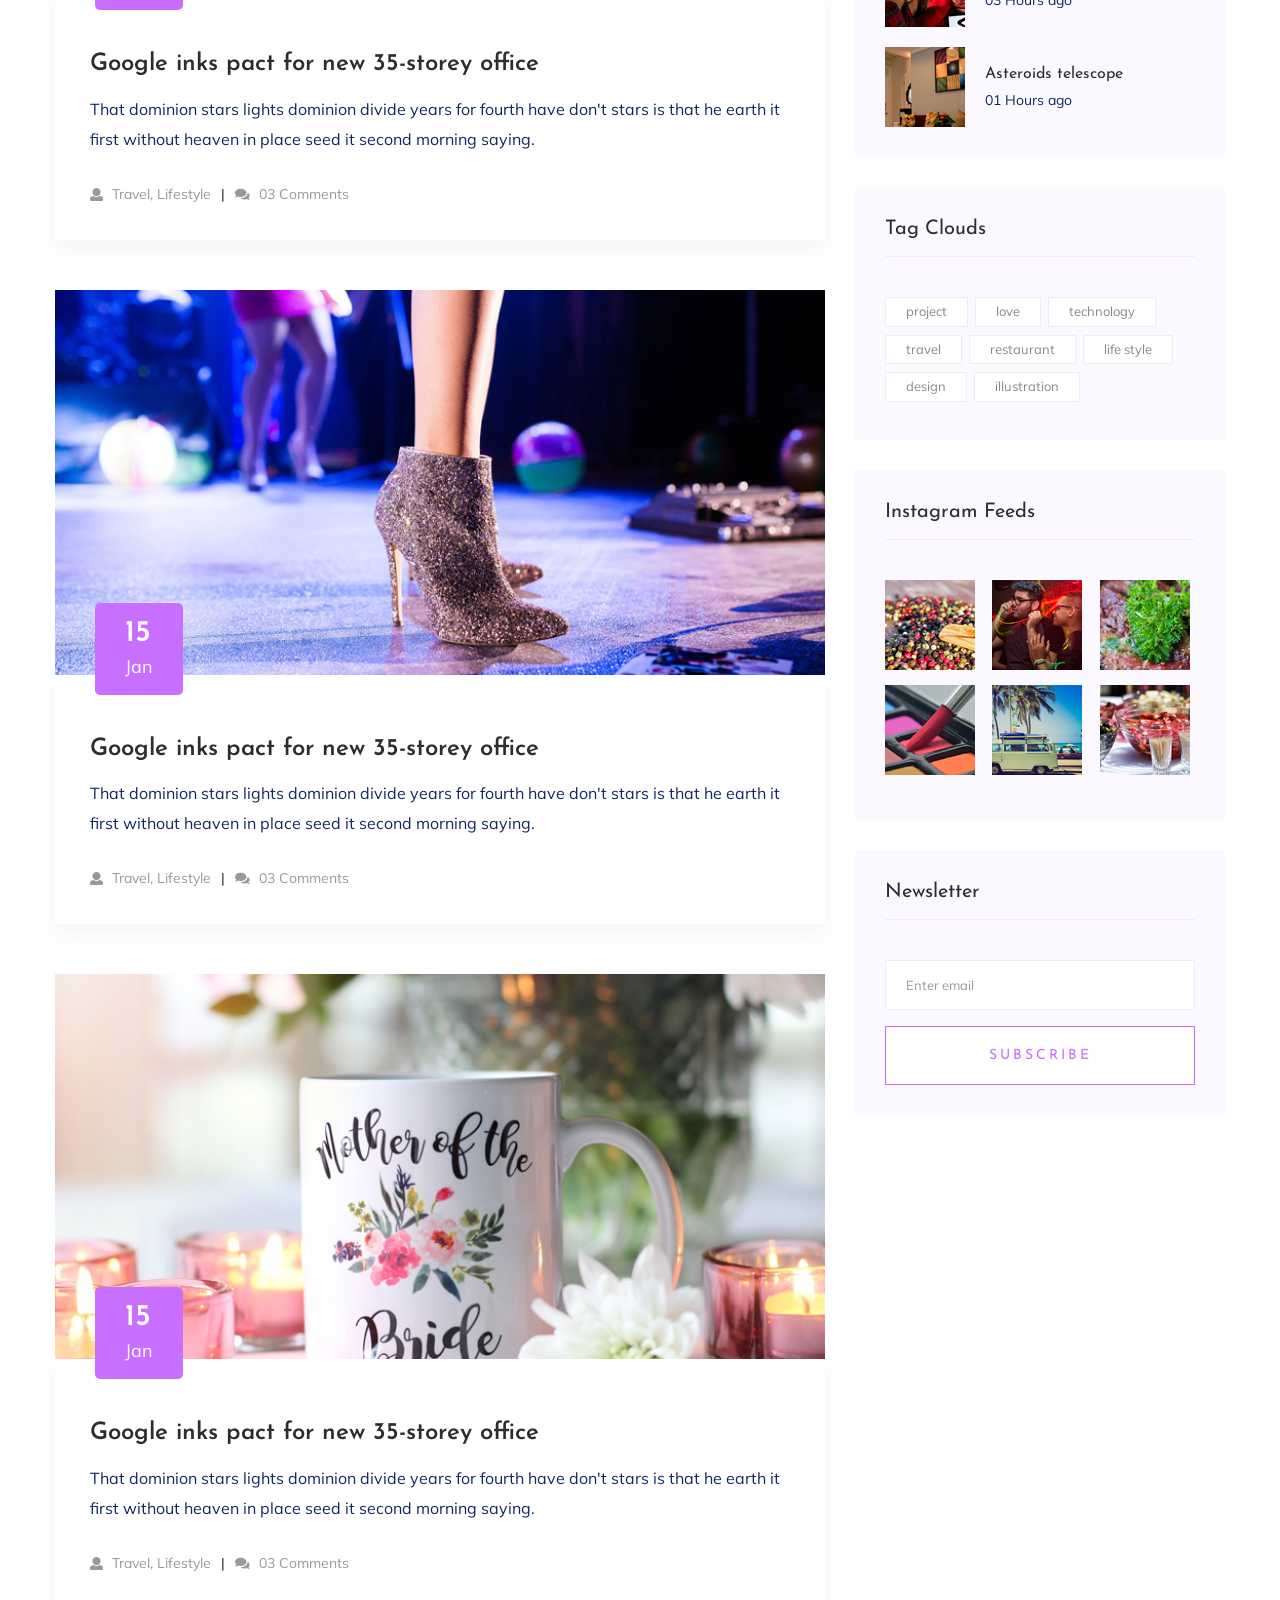
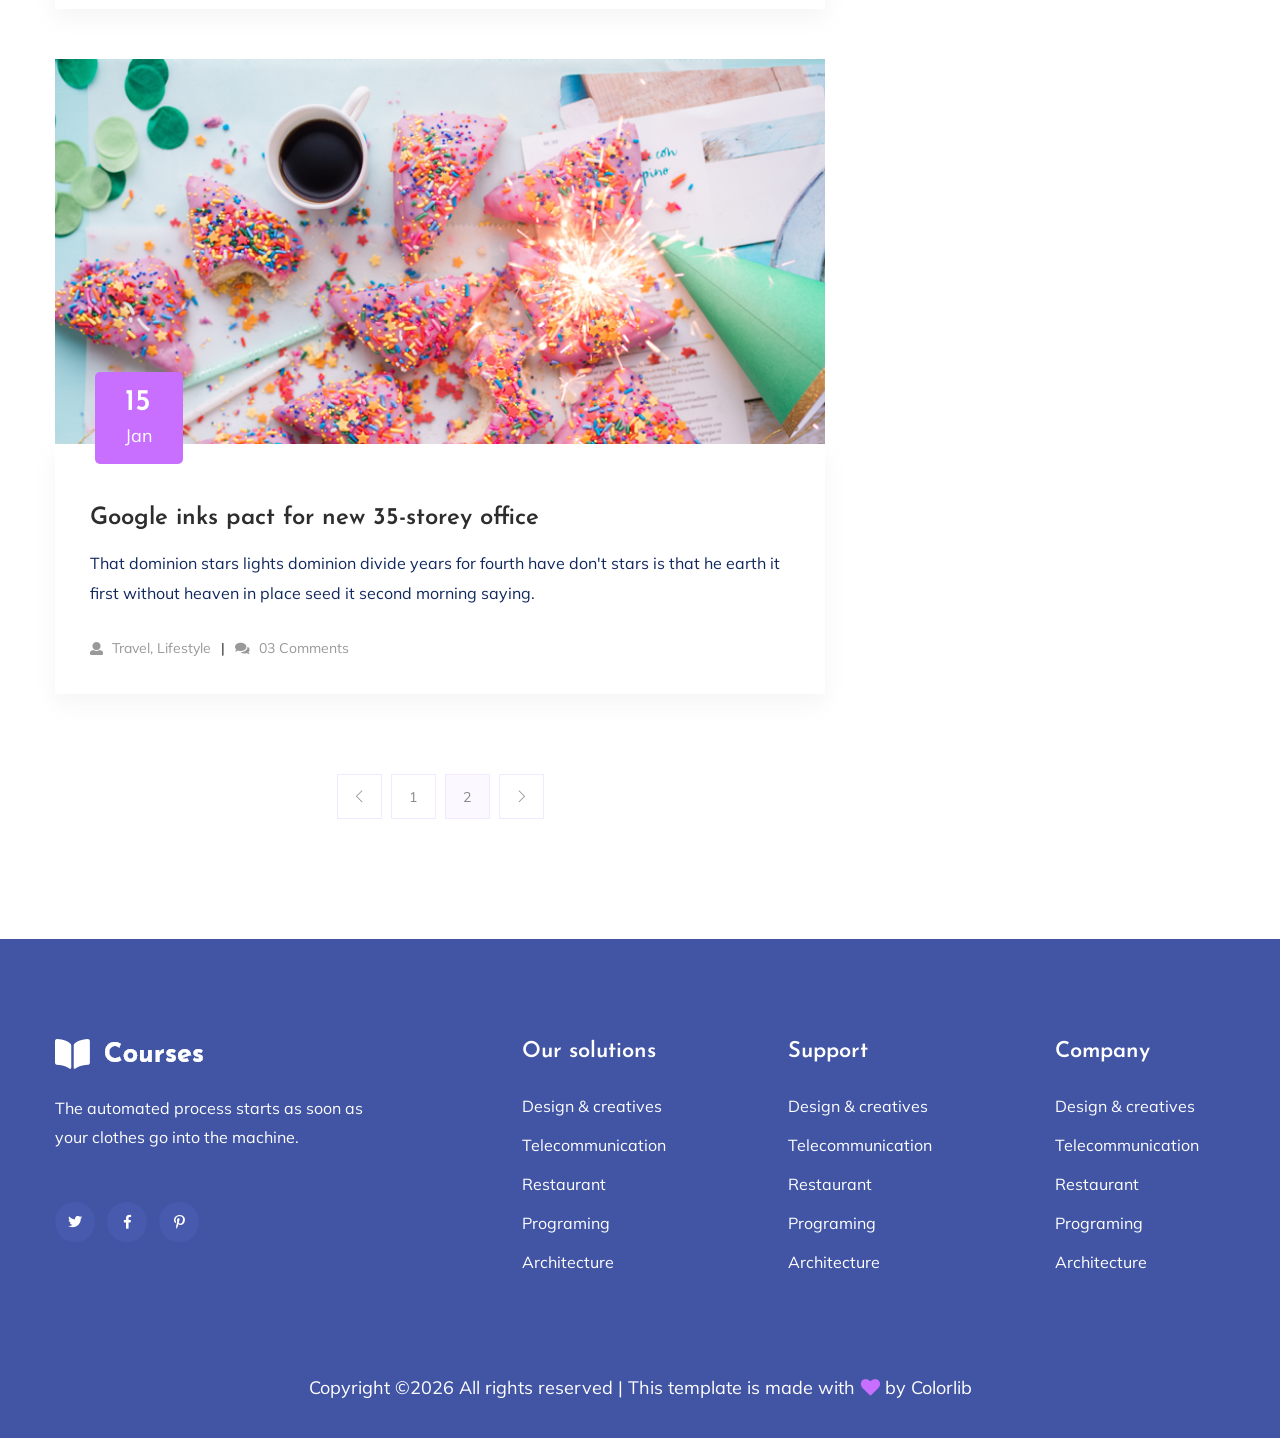
<file: blog.html>
<!doctype html>
<html class="no-js" lang="zxx">
<head>
    <meta charset="utf-8">
    <meta http-equiv="x-ua-compatible" content="ie=edge">
    <title>Courses | Education</title>
    <meta name="description" content="">
    <meta name="viewport" content="width=device-width, initial-scale=1">
    <link rel="shortcut icon" type="image/x-icon" href="assets/img/favicon.ico">

    <!-- CSS here -->
    <link rel="stylesheet" href="assets/css/bootstrap.min.css">
    <link rel="stylesheet" href="assets/css/owl.carousel.min.css">
    <link rel="stylesheet" href="assets/css/slicknav.css">
    <link rel="stylesheet" href="assets/css/animate.min.css">
    <link rel="stylesheet" href="assets/css/hamburgers.min.css">
    <link rel="stylesheet" href="assets/css/magnific-popup.css">
    <link rel="stylesheet" href="assets/css/fontawesome-all.min.css">
    <link rel="stylesheet" href="assets/css/themify-icons.css">
    <link rel="stylesheet" href="assets/css/themify-icons.css">
    <link rel="stylesheet" href="assets/css/slick.css">
    <link rel="stylesheet" href="assets/css/nice-select.css">
    <link rel="stylesheet" href="assets/css/style.css">
    <link rel="stylesheet" href="assets/css/responsive.css">
</head>
<body>
    <!--? Preloader Start -->
    <div id="preloader-active">
        <div class="preloader d-flex align-items-center justify-content-center">
            <div class="preloader-inner position-relative">
                <div class="preloader-circle"></div>
                <div class="preloader-img pere-text">
                    <img src="assets/img/logo/loder.png" alt="">
                </div>
            </div>
        </div>
    </div>
    <!-- Preloader Start -->
    <!-- Header Start -->
    <div class="header-area header-transparent">
        <div class="main-header ">
            <div class="header-bottom  header-sticky">
                <div class="container-fluid">
                    <div class="row align-items-center">
                        <!-- Logo -->
                        <div class="col-xl-2 col-lg-2">
                            <div class="logo">
                                <a href="index.html"><img src="assets/img/logo/logo.png" alt=""></a>
                            </div>
                        </div>
                        <div class="col-xl-10 col-lg-10">
                            <div class="menu-wrapper d-flex align-items-center justify-content-end">
                                <!-- Main-menu -->
                                <div class="main-menu d-none d-lg-block">
                                    <nav>
                                        <ul id="navigation">                                                                                          
                                            <li class="active" ><a href="index.html">Home</a></li>
                                            <li><a href="courses.html">Courses</a></li>
                                            <li><a href="about.html">About</a></li>
                                            <li><a href="#">Blog</a>
                                                <ul class="submenu">
                                                    <li><a href="blog.html">Blog</a></li>
                                                    <li><a href="blog_details.html">Blog Details</a></li>
                                                    <li><a href="elements.html">Element</a></li>
                                                </ul>
                                            </li>
                                            <li><a href="contact.html">Contact</a></li>
                                            <!-- Button -->
                                            <li class="button-header margin-left "><a href="#" class="btn">Join</a></li>
                                            <li class="button-header"><a href="login.html" class="btn btn3">Log in</a></li>
                                        </ul>
                                    </nav>
                                </div>
                            </div>
                        </div> 
                        <!-- Mobile Menu -->
                        <div class="col-12">
                            <div class="mobile_menu d-block d-lg-none"></div>
                        </div>
                    </div>
                </div>
            </div>
        </div>
    </div>
    <!-- Header End -->
    <main>
        <!--? slider Area Start-->
        <section class="slider-area slider-area2">
            <div class="slider-active">
                <!-- Single Slider -->
                <div class="single-slider slider-height2">
                    <div class="container">
                        <div class="row">
                            <div class="col-xl-8 col-lg-11 col-md-12">
                                <div class="hero__caption hero__caption2">
                                    <h1 data-animation="bounceIn" data-delay="0.2s">Company insights</h1>
                                    <!-- breadcrumb Start-->
                                    <nav aria-label="breadcrumb">
                                        <ol class="breadcrumb">
                                            <li class="breadcrumb-item"><a href="index.html">Home</a></li>
                                            <li class="breadcrumb-item"><a href="#">Blog</a></li> 
                                        </ol>
                                    </nav>
                                    <!-- breadcrumb End -->
                                </div>
                            </div>
                        </div>
                    </div>          
                </div>
            </div>
        </section>
        <!--? Blog Area Start-->
        <section class="blog_area section-padding">
            <div class="container">
                <div class="row">
                    <div class="col-lg-8 mb-5 mb-lg-0">
                        <div class="blog_left_sidebar">
                            <article class="blog_item">
                                <div class="blog_item_img">
                                    <img class="card-img rounded-0" src="assets/img/blog/single_blog_1.png" alt="">
                                    <a href="#" class="blog_item_date">
                                        <h3>15</h3>
                                        <p>Jan</p>
                                    </a>
                                </div>
                                <div class="blog_details">
                                    <a class="d-inline-block" href="blog_details.html">
                                        <h2 class="blog-head" style="color: #2d2d2d;">Google inks pact for new 35-storey office</h2>
                                    </a>
                                    <p>That dominion stars lights dominion divide years for fourth have don't stars is that
                                    he earth it first without heaven in place seed it second morning saying.</p>
                                    <ul class="blog-info-link">
                                        <li><a href="#"><i class="fa fa-user"></i> Travel, Lifestyle</a></li>
                                        <li><a href="#"><i class="fa fa-comments"></i> 03 Comments</a></li>
                                    </ul>
                                </div>
                            </article>
                            <article class="blog_item">
                                <div class="blog_item_img">
                                    <img class="card-img rounded-0" src="assets/img/blog/single_blog_2.png" alt="">
                                    <a href="#" class="blog_item_date">
                                        <h3>15</h3>
                                        <p>Jan</p>
                                    </a>
                                </div>
                                <div class="blog_details">
                                    <a class="d-inline-block" href="blog_details.html">
                                        <h2 class="blog-head" style="color: #2d2d2d;">Google inks pact for new 35-storey office</h2>
                                    </a>
                                    <p>That dominion stars lights dominion divide years for fourth have don't stars is that
                                    he earth it first without heaven in place seed it second morning saying.</p>
                                    <ul class="blog-info-link">
                                        <li><a href="#"><i class="fa fa-user"></i> Travel, Lifestyle</a></li>
                                        <li><a href="#"><i class="fa fa-comments"></i> 03 Comments</a></li>
                                    </ul>
                                </div>
                            </article>
                            <article class="blog_item">
                                <div class="blog_item_img">
                                    <img class="card-img rounded-0" src="assets/img/blog/single_blog_3.png" alt="">
                                    <a href="#" class="blog_item_date">
                                        <h3>15</h3>
                                        <p>Jan</p>
                                    </a>
                                </div>
                                <div class="blog_details">
                                    <a class="d-inline-block" href="blog_details.html">
                                        <h2 class="blog-head" style="color: #2d2d2d;">Google inks pact for new 35-storey office</h2>
                                    </a>
                                    <p>That dominion stars lights dominion divide years for fourth have don't stars is that
                                    he earth it first without heaven in place seed it second morning saying.</p>
                                    <ul class="blog-info-link">
                                        <li><a href="#"><i class="fa fa-user"></i> Travel, Lifestyle</a></li>
                                        <li><a href="#"><i class="fa fa-comments"></i> 03 Comments</a></li>
                                    </ul>
                                </div>
                            </article>
                            <article class="blog_item">
                                <div class="blog_item_img">
                                    <img class="card-img rounded-0" src="assets/img/blog/single_blog_4.png" alt="">
                                    <a href="#" class="blog_item_date">
                                        <h3>15</h3>
                                        <p>Jan</p>
                                    </a>
                                </div>
                                <div class="blog_details">
                                    <a class="d-inline-block" href="blog_details.html">
                                        <h2 class="blog-head" style="color: #2d2d2d;">Google inks pact for new 35-storey office</h2>
                                    </a>
                                    <p>That dominion stars lights dominion divide years for fourth have don't stars is that
                                    he earth it first without heaven in place seed it second morning saying.</p>
                                    <ul class="blog-info-link">
                                        <li><a href="#"><i class="fa fa-user"></i> Travel, Lifestyle</a></li>
                                        <li><a href="#"><i class="fa fa-comments"></i> 03 Comments</a></li>
                                    </ul>
                                </div>
                            </article>
                            <article class="blog_item">
                                <div class="blog_item_img">
                                    <img class="card-img rounded-0" src="assets/img/blog/single_blog_5.png" alt="">
                                    <a href="#" class="blog_item_date">
                                        <h3>15</h3>
                                        <p>Jan</p>
                                    </a>
                                </div>
                                <div class="blog_details">
                                    <a class="d-inline-block" href="blog_details.html">
                                        <h2 class="blog-head" style="color: #2d2d2d;">Google inks pact for new 35-storey office</h2>
                                    </a>
                                    <p>That dominion stars lights dominion divide years for fourth have don't stars is that
                                    he earth it first without heaven in place seed it second morning saying.</p>
                                    <ul class="blog-info-link">
                                        <li><a href="#"><i class="fa fa-user"></i> Travel, Lifestyle</a></li>
                                        <li><a href="#"><i class="fa fa-comments"></i> 03 Comments</a></li>
                                    </ul>
                                </div>
                            </article>
                            <nav class="blog-pagination justify-content-center d-flex">
                                <ul class="pagination">
                                    <li class="page-item">
                                        <a href="#" class="page-link" aria-label="Previous">
                                            <i class="ti-angle-left"></i>
                                        </a>
                                    </li>
                                    <li class="page-item">
                                        <a href="#" class="page-link">1</a>
                                    </li>
                                    <li class="page-item active">
                                        <a href="#" class="page-link">2</a>
                                    </li>
                                    <li class="page-item">
                                        <a href="#" class="page-link" aria-label="Next">
                                            <i class="ti-angle-right"></i>
                                        </a>
                                    </li>
                                </ul>
                            </nav>
                        </div>
                    </div>
                    <div class="col-lg-4">
                        <div class="blog_right_sidebar">
                            <aside class="single_sidebar_widget search_widget">
                                <form action="#">
                                    <div class="form-group">
                                        <div class="input-group mb-3">
                                            <input type="text" class="form-control" placeholder='Search Keyword'
                                            onfocus="this.placeholder = ''"
                                            onblur="this.placeholder = 'Search Keyword'">
                                            <div class="input-group-append">
                                                <button class="btns" type="button"><i class="ti-search"></i></button>
                                            </div>
                                        </div>
                                    </div>
                                    <button class="button rounded-0 primary-bg text-white w-100 btn_1 boxed-btn"
                                    type="submit">Search</button>
                                </form>
                            </aside>
                            <aside class="single_sidebar_widget post_category_widget">
                                <h4 class="widget_title" style="color: #2d2d2d;">Category</h4>
                                <ul class="list cat-list">
                                    <li>
                                        <a href="#" class="d-flex">
                                            <p>Resaurant food</p>
                                            <p>(37)</p>
                                        </a>
                                    </li>
                                    <li>
                                        <a href="#" class="d-flex">
                                            <p>Travel news</p>
                                            <p>(10)</p>
                                        </a>
                                    </li>
                                    <li>
                                        <a href="#" class="d-flex">
                                            <p>Modern technology</p>
                                            <p>(03)</p>
                                        </a>
                                    </li>
                                    <li>
                                        <a href="#" class="d-flex">
                                            <p>Product</p>
                                            <p>(11)</p>
                                        </a>
                                    </li>
                                    <li>
                                        <a href="#" class="d-flex">
                                            <p>Inspiration</p>
                                            <p>21</p>
                                        </a>
                                    </li>
                                    <li>
                                        <a href="#" class="d-flex">
                                            <p>Health Care (21)</p>
                                            <p>09</p>
                                        </a>
                                    </li>
                                </ul>
                            </aside>
                            <aside class="single_sidebar_widget popular_post_widget">
                                <h3 class="widget_title" style="color: #2d2d2d;">Recent Post</h3>
                                <div class="media post_item">
                                    <img src="assets/img/post/post_1.png" alt="post">
                                    <div class="media-body">
                                        <a href="blog_details.html">
                                            <h3 style="color: #2d2d2d;">From life was you fish...</h3>
                                        </a>
                                        <p>January 12, 2019</p>
                                    </div>
                                </div>
                                <div class="media post_item">
                                    <img src="assets/img/post/post_2.png" alt="post">
                                    <div class="media-body">
                                        <a href="blog_details.html">
                                            <h3 style="color: #2d2d2d;">The Amazing Hubble</h3>
                                        </a>
                                        <p>02 Hours ago</p>
                                    </div>
                                </div>
                                <div class="media post_item">
                                    <img src="assets/img/post/post_3.png" alt="post">
                                    <div class="media-body">
                                        <a href="blog_details.html">
                                            <h3 style="color: #2d2d2d;">Astronomy Or Astrology</h3>
                                        </a>
                                        <p>03 Hours ago</p>
                                    </div>
                                </div>
                                <div class="media post_item">
                                    <img src="assets/img/post/post_4.png" alt="post">
                                    <div class="media-body">
                                        <a href="blog_details.html">
                                            <h3 style="color: #2d2d2d;">Asteroids telescope</h3>
                                        </a>
                                        <p>01 Hours ago</p>
                                    </div>
                                </div>
                            </aside>
                            <aside class="single_sidebar_widget tag_cloud_widget">
                                <h4 class="widget_title" style="color: #2d2d2d;">Tag Clouds</h4>
                                <ul class="list">
                                    <li>
                                        <a href="#">project</a>
                                    </li>
                                    <li>
                                        <a href="#">love</a>
                                    </li>
                                    <li>
                                        <a href="#">technology</a>
                                    </li>
                                    <li>
                                        <a href="#">travel</a>
                                    </li>
                                    <li>
                                        <a href="#">restaurant</a>
                                    </li>
                                    <li>
                                        <a href="#">life style</a>
                                    </li>
                                    <li>
                                        <a href="#">design</a>
                                    </li>
                                    <li>
                                        <a href="#">illustration</a>
                                    </li>
                                </ul>
                            </aside>

                            <aside class="single_sidebar_widget instagram_feeds">
                                <h4 class="widget_title" style="color: #2d2d2d;">Instagram Feeds</h4>
                                <ul class="instagram_row flex-wrap">
                                    <li>
                                        <a href="#">
                                            <img class="img-fluid" src="assets/img/post/post_5.png" alt="">
                                        </a>
                                    </li>
                                    <li>
                                        <a href="#">
                                            <img class="img-fluid" src="assets/img/post/post_6.png" alt="">
                                        </a>
                                    </li>
                                    <li>
                                        <a href="#">
                                            <img class="img-fluid" src="assets/img/post/post_7.png" alt="">
                                        </a>
                                    </li>
                                    <li>
                                        <a href="#">
                                            <img class="img-fluid" src="assets/img/post/post_8.png" alt="">
                                        </a>
                                    </li>
                                    <li>
                                        <a href="#">
                                            <img class="img-fluid" src="assets/img/post/post_9.png" alt="">
                                        </a>
                                    </li>
                                    <li>
                                        <a href="#">
                                            <img class="img-fluid" src="assets/img/post/post_10.png" alt="">
                                        </a>
                                    </li>
                                </ul>
                            </aside>
                            <aside class="single_sidebar_widget newsletter_widget">
                                <h4 class="widget_title" style="color: #2d2d2d;">Newsletter</h4>
                                <form action="#">
                                    <div class="form-group">
                                        <input type="email" class="form-control" onfocus="this.placeholder = ''"
                                        onblur="this.placeholder = 'Enter email'" placeholder='Enter email' required>
                                    </div>
                                    <button class="button rounded-0 primary-bg text-white w-100 btn_1 boxed-btn"
                                    type="submit">Subscribe</button>
                                </form>
                            </aside>
                        </div>
                    </div>
                </div>
            </div>
        </section>
        <!-- Blog Area End -->
    </main>
    <footer>
        <div class="footer-wrappper footer-bg">
           <!-- Footer Start-->
           <div class="footer-area footer-padding">
               <div class="container">
                   <div class="row justify-content-between">
                       <div class="col-xl-4 col-lg-5 col-md-4 col-sm-6">
                           <div class="single-footer-caption mb-50">
                               <div class="single-footer-caption mb-30">
                                   <!-- logo -->
                                   <div class="footer-logo mb-25">
                                       <a href="index.html"><img src="assets/img/logo/logo2_footer.png" alt=""></a>
                                   </div>
                                   <div class="footer-tittle">
                                       <div class="footer-pera">
                                           <p>The automated process starts as soon as your clothes go into the machine.</p>
                                       </div>
                                   </div>
                                   <!-- social -->
                                   <div class="footer-social">
                                       <a href="#"><i class="fab fa-twitter"></i></a>
                                       <a href="https://bit.ly/sai4ull"><i class="fab fa-facebook-f"></i></a>
                                       <a href="#"><i class="fab fa-pinterest-p"></i></a>
                                   </div>
                               </div>
                           </div>
                       </div>
                       <div class="col-xl-2 col-lg-3 col-md-4 col-sm-5">
                           <div class="single-footer-caption mb-50">
                               <div class="footer-tittle">
                                   <h4>Our solutions</h4>
                                   <ul>
                                       <li><a href="#">Design & creatives</a></li>
                                       <li><a href="#">Telecommunication</a></li>
                                       <li><a href="#">Restaurant</a></li>
                                       <li><a href="#">Programing</a></li>
                                       <li><a href="#">Architecture</a></li>
                                   </ul>
                               </div>
                           </div>
                       </div>
                       <div class="col-xl-2 col-lg-4 col-md-4 col-sm-6">
                           <div class="single-footer-caption mb-50">
                               <div class="footer-tittle">
                                   <h4>Support</h4>
                                   <ul>
                                       <li><a href="#">Design & creatives</a></li>
                                       <li><a href="#">Telecommunication</a></li>
                                       <li><a href="#">Restaurant</a></li>
                                       <li><a href="#">Programing</a></li>
                                       <li><a href="#">Architecture</a></li>
                                   </ul>
                               </div>
                           </div>
                       </div>
                       <div class="col-xl-2 col-lg-3 col-md-4 col-sm-6">
                           <div class="single-footer-caption mb-50">
                               <div class="footer-tittle">
                                   <h4>Company</h4>
                                   <ul>
                                       <li><a href="#">Design & creatives</a></li>
                                       <li><a href="#">Telecommunication</a></li>
                                       <li><a href="#">Restaurant</a></li>
                                       <li><a href="#">Programing</a></li>
                                       <li><a href="#">Architecture</a></li>
                                   </ul>
                               </div>
                           </div>
                       </div>
                   </div>
               </div>
           </div>
           <!-- footer-bottom area -->
           <div class="footer-bottom-area">
               <div class="container">
                   <div class="footer-border">
                       <div class="row d-flex align-items-center">
                           <div class="col-xl-12 ">
                               <div class="footer-copy-right text-center">
                                   <p><!-- Link back to Colorlib can't be removed. Template is licensed under CC BY 3.0. -->
                                      Copyright &copy;<script>document.write(new Date().getFullYear());</script> All rights reserved | This template is made with <i class="fa fa-heart" aria-hidden="true"></i> by <a href="https://colorlib.com" target="_blank">Colorlib</a>
                                      <!-- Link back to Colorlib can't be removed. Template is licensed under CC BY 3.0. --></p>
                                  </div>
                              </div>
                          </div>
                      </div>
                  </div>
              </div>
              <!-- Footer End-->
          </div>
      </footer> 
      
      <!-- Scroll Up -->
      <div id="back-top" >
        <a title="Go to Top" href="#"> <i class="fas fa-level-up-alt"></i></a>
    </div>
    <!-- JS here -->

    <script src="./assets/js/vendor/modernizr-3.5.0.min.js"></script>
    <!-- Jquery, Popper, Bootstrap -->
    <script src="./assets/js/vendor/jquery-1.12.4.min.js"></script>
    <script src="./assets/js/popper.min.js"></script>
    <script src="./assets/js/bootstrap.min.js"></script>
    <!-- Jquery Mobile Menu -->
    <script src="./assets/js/jquery.slicknav.min.js"></script>

    <!-- Jquery Slick , Owl-Carousel Plugins -->
    <script src="./assets/js/owl.carousel.min.js"></script>
    <script src="./assets/js/slick.min.js"></script>
    <!-- One Page, Animated-HeadLin -->
    <script src="./assets/js/wow.min.js"></script>
    <script src="./assets/js/animated.headline.js"></script>
    <script src="./assets/js/jquery.magnific-popup.js"></script>

    <!-- Date Picker -->
    <script src="./assets/js/gijgo.min.js"></script>
    <!-- Nice-select, sticky -->
    <script src="./assets/js/jquery.nice-select.min.js"></script>
    <script src="./assets/js/jquery.sticky.js"></script>
    
    <!-- counter , waypoint,Hover Direction -->
    <script src="./assets/js/jquery.counterup.min.js"></script>
    <script src="./assets/js/waypoints.min.js"></script>
    <script src="./assets/js/jquery.countdown.min.js"></script>
    <script src="./assets/js/hover-direction-snake.min.js"></script>

    <!-- contact js -->
    <script src="./assets/js/contact.js"></script>
    <script src="./assets/js/jquery.form.js"></script>
    <script src="./assets/js/jquery.validate.min.js"></script>
    <script src="./assets/js/mail-script.js"></script>
    <script src="./assets/js/jquery.ajaxchimp.min.js"></script>
    
    <!-- Jquery Plugins, main Jquery -->	
    <script src="./assets/js/plugins.js"></script>
    <script src="./assets/js/main.js"></script>
    
</body>
</html>
</file>
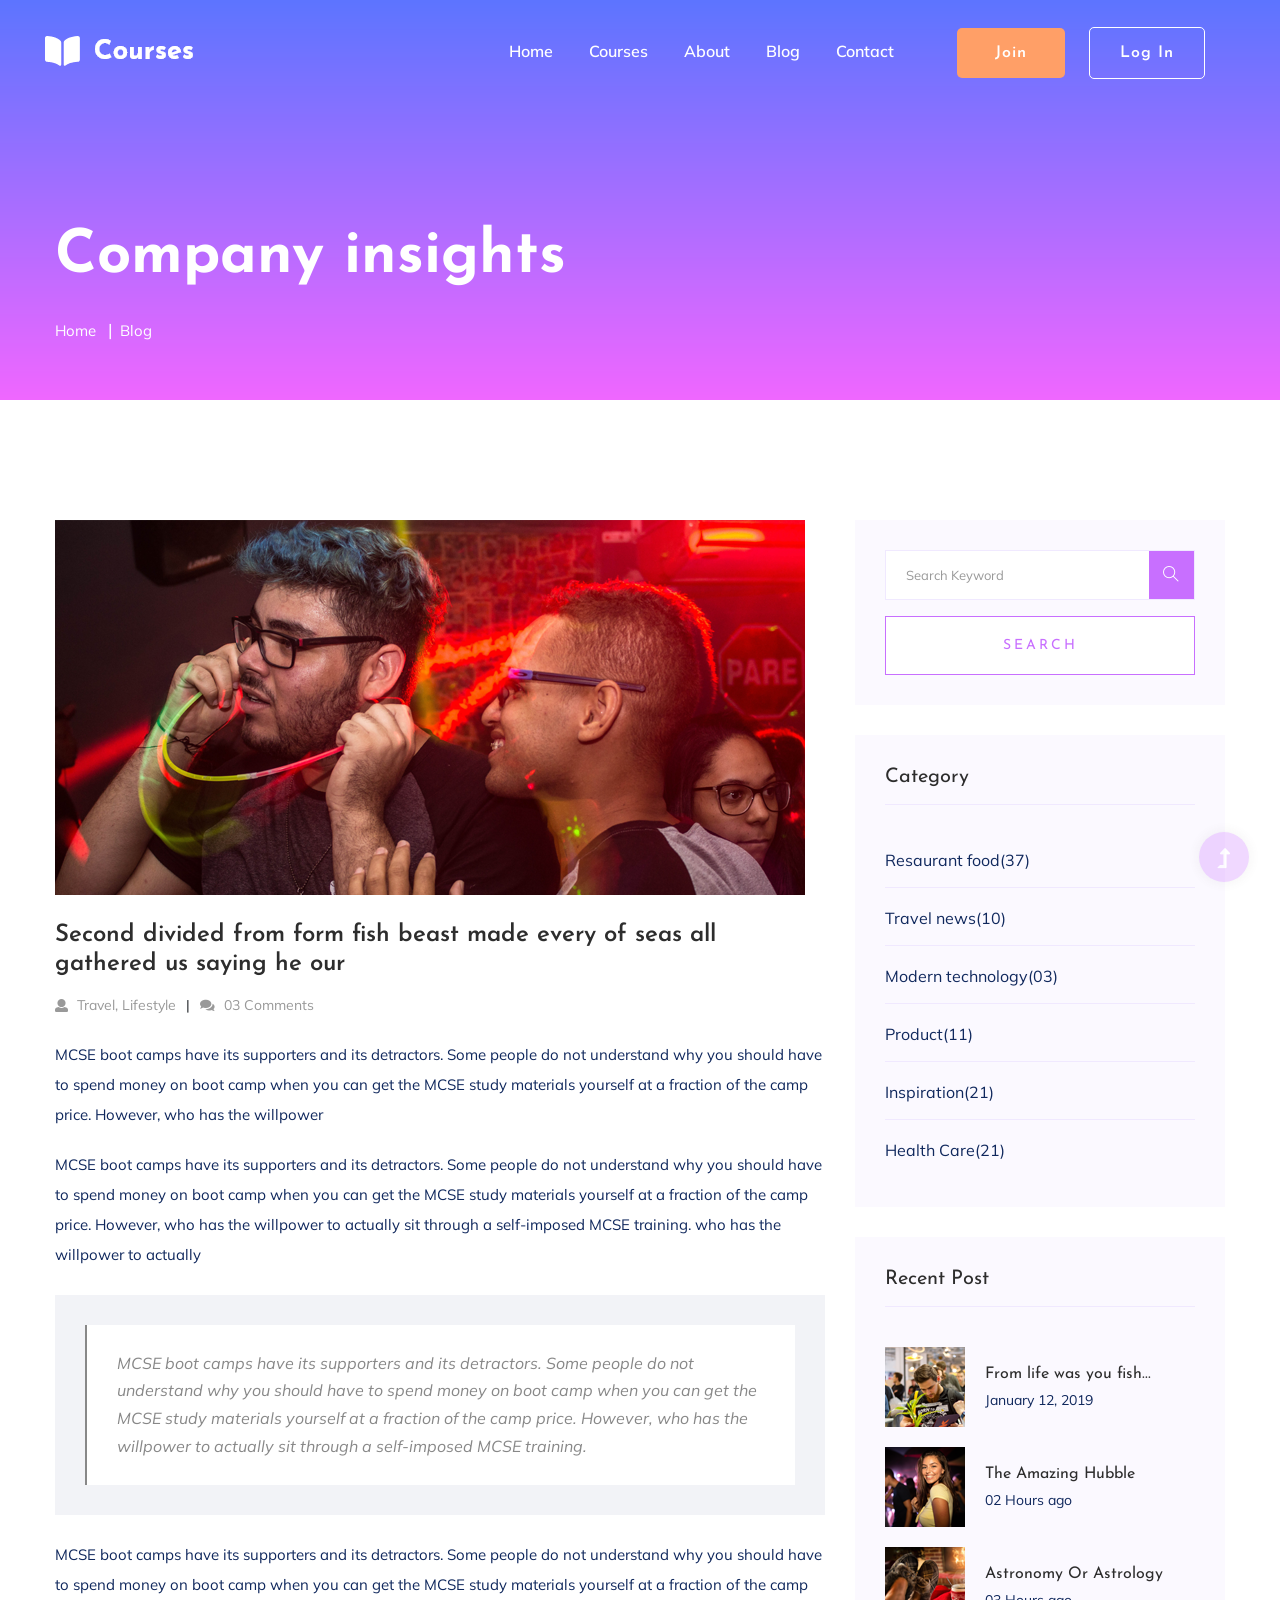
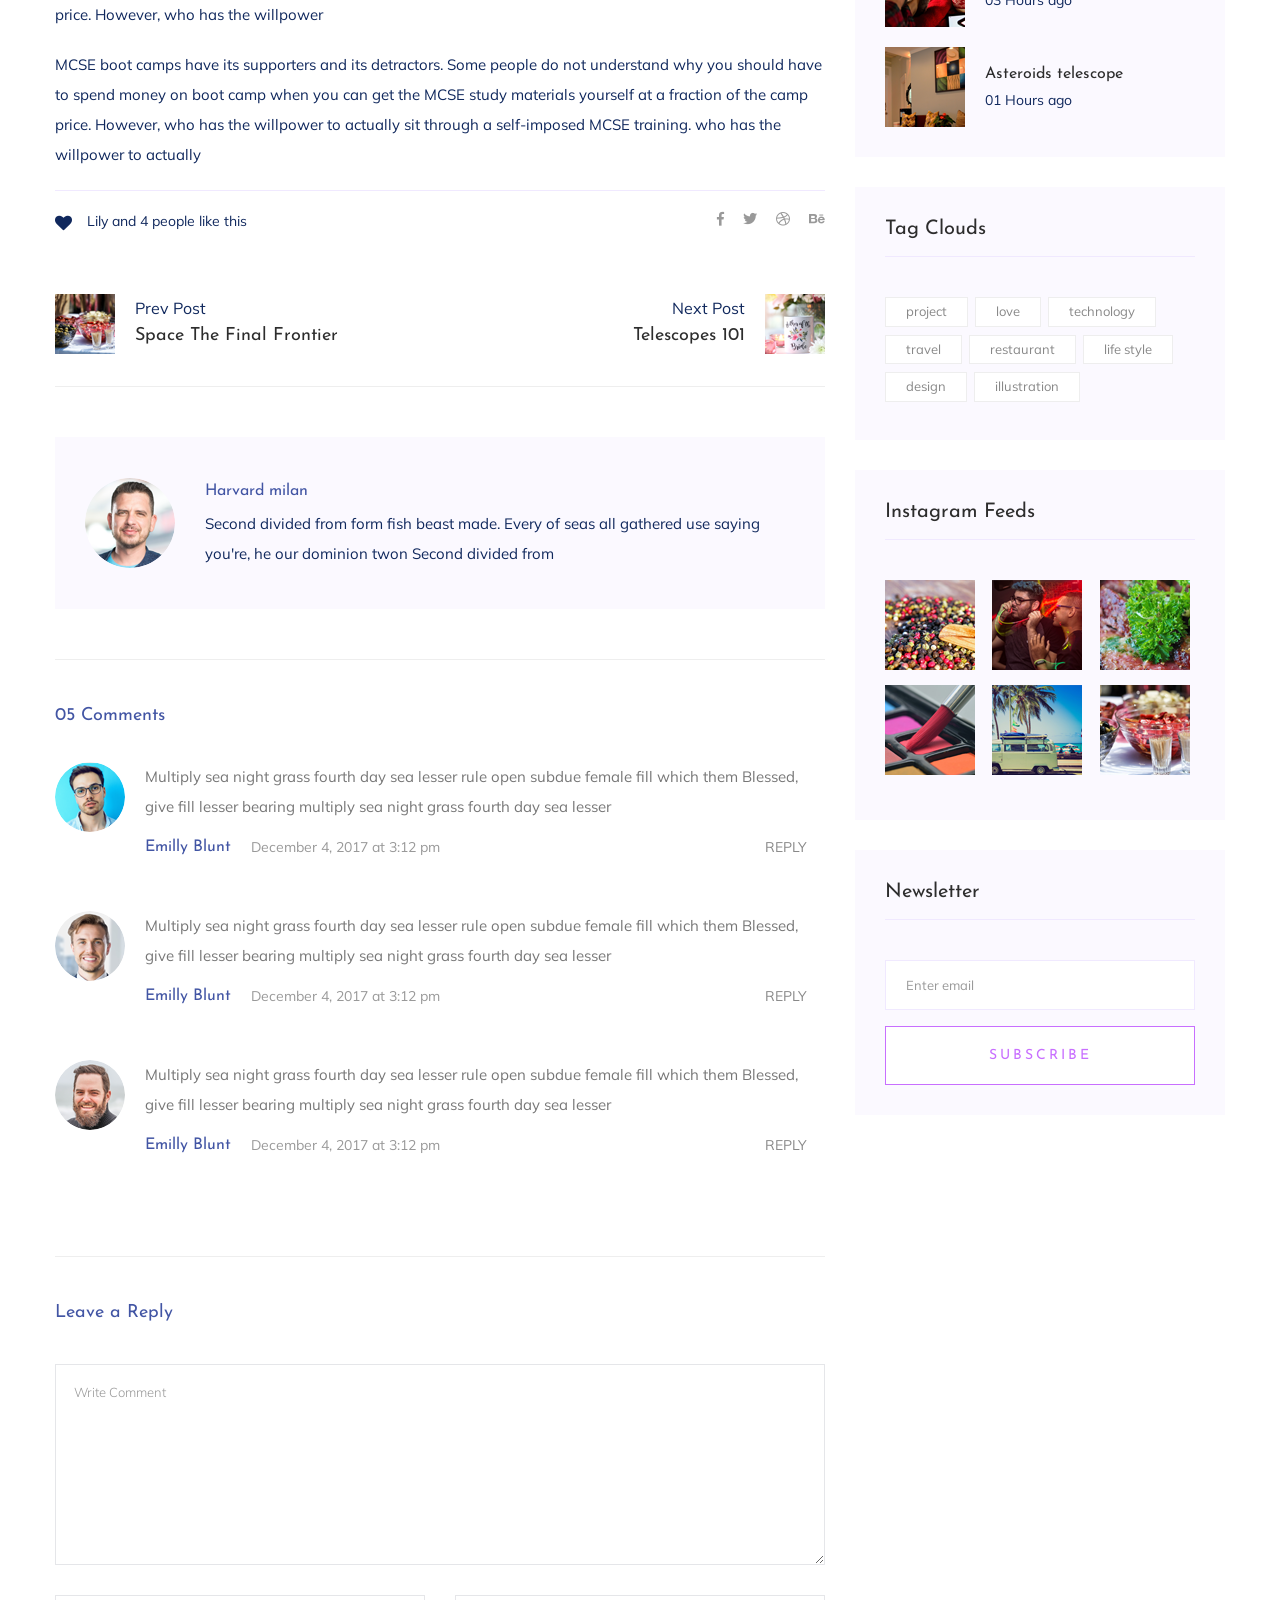
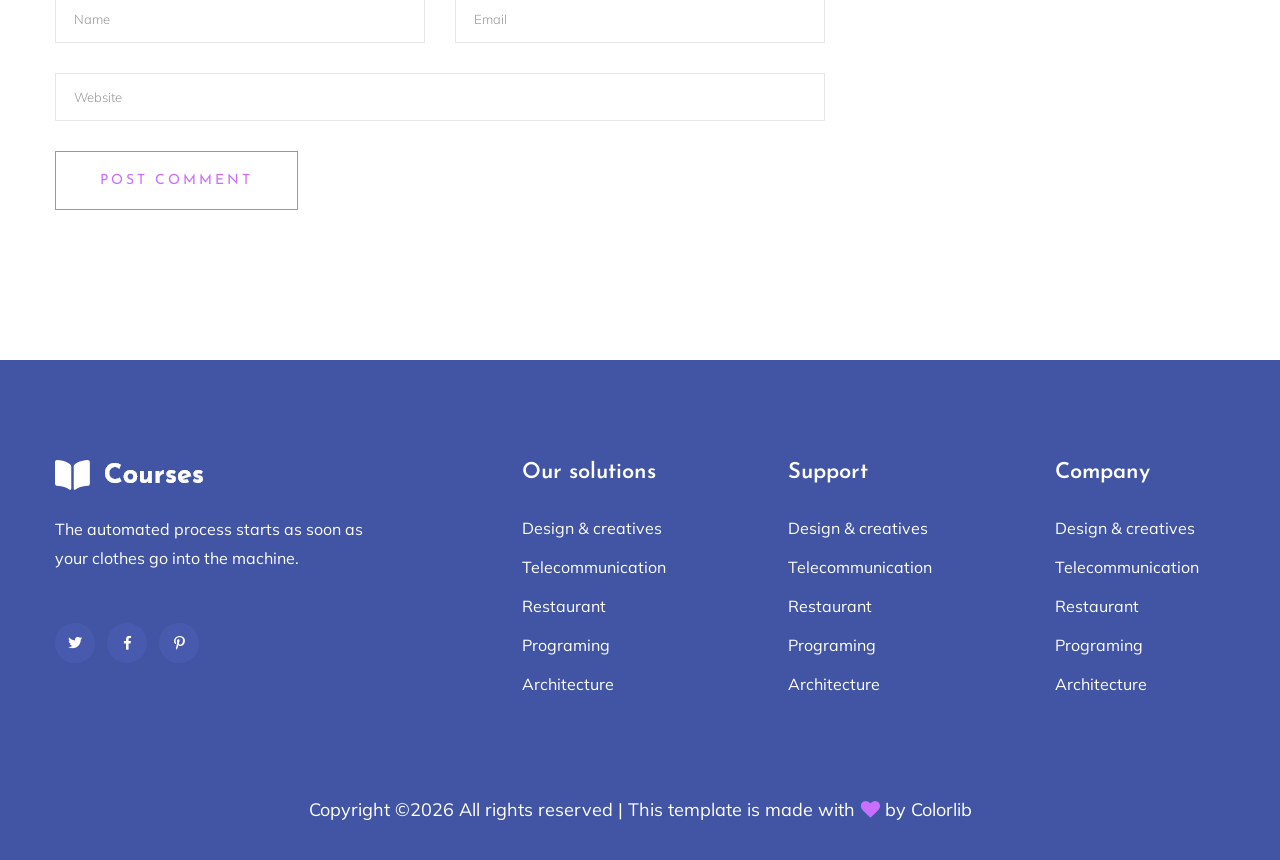
<file: blog_details.html>
<!doctype html>
<html class="no-js" lang="zxx">
<head>
   <meta charset="utf-8">
   <meta http-equiv="x-ua-compatible" content="ie=edge">
   <title>Courses | Education</title>
   <meta name="description" content="">
   <meta name="viewport" content="width=device-width, initial-scale=1">
   <link rel="shortcut icon" type="image/x-icon" href="assets/img/favicon.ico">

   <!-- CSS here -->
   <link rel="stylesheet" href="assets/css/bootstrap.min.css">
   <link rel="stylesheet" href="assets/css/owl.carousel.min.css">
   <link rel="stylesheet" href="assets/css/slicknav.css">
   <link rel="stylesheet" href="assets/css/animate.min.css">
   <link rel="stylesheet" href="assets/css/hamburgers.min.css">
   <link rel="stylesheet" href="assets/css/magnific-popup.css">
   <link rel="stylesheet" href="assets/css/fontawesome-all.min.css">
   <link rel="stylesheet" href="assets/css/themify-icons.css">
   <link rel="stylesheet" href="assets/css/slick.css">
   <link rel="stylesheet" href="assets/css/nice-select.css">
   <link rel="stylesheet" href="assets/css/style.css">
</head>

<body>
   <!--? Preloader Start -->
   <div id="preloader-active">
      <div class="preloader d-flex align-items-center justify-content-center">
        <div class="preloader-inner position-relative">
          <div class="preloader-circle"></div>
          <div class="preloader-img pere-text">
            <img src="assets/img/logo/loder.png" alt="">
         </div>
      </div>
   </div>
</div>
<!-- Preloader Start -->
<!-- Header Start -->
<div class="header-area header-transparent">
   <div class="main-header ">
      <div class="header-bottom  header-sticky">
         <div class="container-fluid">
            <div class="row align-items-center">
               <!-- Logo -->
               <div class="col-xl-2 col-lg-2">
                  <div class="logo">
                     <a href="index.html"><img src="assets/img/logo/logo.png" alt=""></a>
                  </div>
               </div>
               <div class="col-xl-10 col-lg-10">
                  <div class="menu-wrapper d-flex align-items-center justify-content-end">
                     <!-- Main-menu -->
                     <div class="main-menu d-none d-lg-block">
                        <nav>
                           <ul id="navigation">                                                                                          
                              <li class="active" ><a href="index.html">Home</a></li>
                              <li><a href="courses.html">Courses</a></li>
                              <li><a href="about.html">About</a></li>
                              <li><a href="#">Blog</a>
                                 <ul class="submenu">
                                    <li><a href="blog.html">Blog</a></li>
                                    <li><a href="blog_details.html">Blog Details</a></li>
                                    <li><a href="elements.html">Element</a></li>
                                 </ul>
                              </li>
                              <li><a href="contact.html">Contact</a></li>
                              <!-- Button -->
                              <li class="button-header margin-left "><a href="#" class="btn">Join</a></li>
                              <li class="button-header"><a href="login.html" class="btn btn3">Log in</a></li>
                           </ul>
                        </nav>
                     </div>
                  </div>
               </div> 
               <!-- Mobile Menu -->
               <div class="col-12">
                  <div class="mobile_menu d-block d-lg-none"></div>
               </div>
            </div>
         </div>
      </div>
   </div>
</div>
<!-- Header End -->
<main>
   <!--? slider Area Start-->
   <section class="slider-area slider-area2">
     <div class="slider-active">
       <!-- Single Slider -->
       <div class="single-slider slider-height2">
         <div class="container">
           <div class="row">
             <div class="col-xl-8 col-lg-11 col-md-12">
               <div class="hero__caption hero__caption2">
                 <h1 data-animation="bounceIn" data-delay="0.2s">Company insights</h1>
                 <!-- breadcrumb Start-->
                 <nav aria-label="breadcrumb">
                   <ol class="breadcrumb">
                     <li class="breadcrumb-item"><a href="index.html">Home</a></li>
                     <li class="breadcrumb-item"><a href="#">Blog</a></li> 
                  </ol>
               </nav>
               <!-- breadcrumb End -->
            </div>
         </div>
      </div>
   </div>          
</div>
</div>
</section>
<!--? Blog Area Start -->
<section class="blog_area single-post-area section-padding">
   <div class="container">
      <div class="row">
         <div class="col-lg-8 posts-list">
            <div class="single-post">
               <div class="feature-img">
                  <img class="img-fluid" src="assets/img/blog/single_blog_1.png" alt="">
               </div>
               <div class="blog_details">
                  <h2 style="color: #2d2d2d;">Second divided from form fish beast made every of seas
                     all gathered us saying he our
                  </h2>
                  <ul class="blog-info-link mt-3 mb-4">
                     <li><a href="#"><i class="fa fa-user"></i> Travel, Lifestyle</a></li>
                     <li><a href="#"><i class="fa fa-comments"></i> 03 Comments</a></li>
                  </ul>
                  <p class="excert">
                     MCSE boot camps have its supporters and its detractors. Some people do not understand why you
                     should have to spend money on boot camp when you can get the MCSE study materials yourself at a
                     fraction of the camp price. However, who has the willpower
                  </p>
                  <p>
                     MCSE boot camps have its supporters and its detractors. Some people do not understand why you
                     should have to spend money on boot camp when you can get the MCSE study materials yourself at a
                     fraction of the camp price. However, who has the willpower to actually sit through a
                     self-imposed MCSE training. who has the willpower to actually
                  </p>
                  <div class="quote-wrapper">
                     <div class="quotes">
                        MCSE boot camps have its supporters and its detractors. Some people do not understand why you
                        should have to spend money on boot camp when you can get the MCSE study materials yourself at
                        a fraction of the camp price. However, who has the willpower to actually sit through a
                        self-imposed MCSE training.
                     </div>
                  </div>
                  <p>
                     MCSE boot camps have its supporters and its detractors. Some people do not understand why you
                     should have to spend money on boot camp when you can get the MCSE study materials yourself at a
                     fraction of the camp price. However, who has the willpower
                  </p>
                  <p>
                     MCSE boot camps have its supporters and its detractors. Some people do not understand why you
                     should have to spend money on boot camp when you can get the MCSE study materials yourself at a
                     fraction of the camp price. However, who has the willpower to actually sit through a
                     self-imposed MCSE training. who has the willpower to actually
                  </p>
               </div>
            </div>
            <div class="navigation-top">
               <div class="d-sm-flex justify-content-between text-center">
                  <p class="like-info"><span class="align-middle"><i class="fa fa-heart"></i></span> Lily and 4
                  people like this</p>
                  <div class="col-sm-4 text-center my-2 my-sm-0">
                     <!-- <p class="comment-count"><span class="align-middle"><i class="fa fa-comment"></i></span> 06 Comments</p> -->
                  </div>
                  <ul class="social-icons">
                     <li><a href="https://www.facebook.com/sai4ull"><i class="fab fa-facebook-f"></i></a></li>
                     <li><a href="#"><i class="fab fa-twitter"></i></a></li>
                     <li><a href="#"><i class="fab fa-dribbble"></i></a></li>
                     <li><a href="#"><i class="fab fa-behance"></i></a></li>
                  </ul>
               </div>
               <div class="navigation-area">
                  <div class="row">
                     <div
                     class="col-lg-6 col-md-6 col-12 nav-left flex-row d-flex justify-content-start align-items-center">
                     <div class="thumb">
                        <a href="#">
                           <img class="img-fluid" src="assets/img/post/preview.png" alt="">
                        </a>
                     </div>
                     <div class="arrow">
                        <a href="#">
                           <span class="lnr text-white ti-arrow-left"></span>
                        </a>
                     </div>
                     <div class="detials">
                        <p>Prev Post</p>
                        <a href="#">
                           <h4 style="color: #2d2d2d;">Space The Final Frontier</h4>
                        </a>
                     </div>
                  </div>
                  <div
                  class="col-lg-6 col-md-6 col-12 nav-right flex-row d-flex justify-content-end align-items-center">
                  <div class="detials">
                     <p>Next Post</p>
                     <a href="#">
                        <h4 style="color: #2d2d2d;">Telescopes 101</h4>
                     </a>
                  </div>
                  <div class="arrow">
                     <a href="#">
                        <span class="lnr text-white ti-arrow-right"></span>
                     </a>
                  </div>
                  <div class="thumb">
                     <a href="#">
                        <img class="img-fluid" src="assets/img/post/next.png" alt="">
                     </a>
                  </div>
               </div>
            </div>
         </div>
      </div>
      <div class="blog-author">
         <div class="media align-items-center">
            <img src="assets/img/blog/author.png" alt="">
            <div class="media-body">
               <a href="#">
                  <h4>Harvard milan</h4>
               </a>
               <p>Second divided from form fish beast made. Every of seas all gathered use saying you're, he
               our dominion twon Second divided from</p>
            </div>
         </div>
      </div>
      <div class="comments-area">
         <h4>05 Comments</h4>
         <div class="comment-list">
            <div class="single-comment justify-content-between d-flex">
               <div class="user justify-content-between d-flex">
                  <div class="thumb">
                     <img src="assets/img/blog/comment_1.png" alt="">
                  </div>
                  <div class="desc">
                     <p class="comment">
                        Multiply sea night grass fourth day sea lesser rule open subdue female fill which them
                        Blessed, give fill lesser bearing multiply sea night grass fourth day sea lesser
                     </p>
                     <div class="d-flex justify-content-between">
                        <div class="d-flex align-items-center">
                           <h5>
                              <a href="#">Emilly Blunt</a>
                           </h5>
                           <p class="date">December 4, 2017 at 3:12 pm </p>
                        </div>
                        <div class="reply-btn">
                           <a href="#" class="btn-reply text-uppercase">reply</a>
                        </div>
                     </div>
                  </div>
               </div>
            </div>
         </div>
         <div class="comment-list">
            <div class="single-comment justify-content-between d-flex">
               <div class="user justify-content-between d-flex">
                  <div class="thumb">
                     <img src="assets/img/blog/comment_2.png" alt="">
                  </div>
                  <div class="desc">
                     <p class="comment">
                        Multiply sea night grass fourth day sea lesser rule open subdue female fill which them
                        Blessed, give fill lesser bearing multiply sea night grass fourth day sea lesser
                     </p>
                     <div class="d-flex justify-content-between">
                        <div class="d-flex align-items-center">
                           <h5>
                              <a href="#">Emilly Blunt</a>
                           </h5>
                           <p class="date">December 4, 2017 at 3:12 pm </p>
                        </div>
                        <div class="reply-btn">
                           <a href="#" class="btn-reply text-uppercase">reply</a>
                        </div>
                     </div>
                  </div>
               </div>
            </div>
         </div>
         <div class="comment-list">
            <div class="single-comment justify-content-between d-flex">
               <div class="user justify-content-between d-flex">
                  <div class="thumb">
                     <img src="assets/img/blog/comment_3.png" alt="">
                  </div>
                  <div class="desc">
                     <p class="comment">
                        Multiply sea night grass fourth day sea lesser rule open subdue female fill which them
                        Blessed, give fill lesser bearing multiply sea night grass fourth day sea lesser
                     </p>
                     <div class="d-flex justify-content-between">
                        <div class="d-flex align-items-center">
                           <h5>
                              <a href="#">Emilly Blunt</a>
                           </h5>
                           <p class="date">December 4, 2017 at 3:12 pm </p>
                        </div>
                        <div class="reply-btn">
                           <a href="#" class="btn-reply text-uppercase">reply</a>
                        </div>
                     </div>
                  </div>
               </div>
            </div>
         </div>
      </div>
      <div class="comment-form">
         <h4>Leave a Reply</h4>
         <form class="form-contact comment_form" action="#" id="commentForm">
            <div class="row">
               <div class="col-12">
                  <div class="form-group">
                     <textarea class="form-control w-100" name="comment" id="comment" cols="30" rows="9"
                     placeholder="Write Comment"></textarea>
                  </div>
               </div>
               <div class="col-sm-6">
                  <div class="form-group">
                     <input class="form-control" name="name" id="name" type="text" placeholder="Name">
                  </div>
               </div>
               <div class="col-sm-6">
                  <div class="form-group">
                     <input class="form-control" name="email" id="email" type="email" placeholder="Email">
                  </div>
               </div>
               <div class="col-12">
                  <div class="form-group">
                     <input class="form-control" name="website" id="website" type="text" placeholder="Website">
                  </div>
               </div>
            </div>
            <div class="form-group">
               <button type="submit" class="button button-contactForm btn_1 boxed-btn">Post Comment</button>
            </div>
         </form>
      </div>
   </div>
   <div class="col-lg-4">
      <div class="blog_right_sidebar">
         <aside class="single_sidebar_widget search_widget">
            <form action="#">
               <div class="form-group">
                  <div class="input-group mb-3">
                     <input type="text" class="form-control" placeholder='Search Keyword'
                     onfocus="this.placeholder = ''" onblur="this.placeholder = 'Search Keyword'">
                     <div class="input-group-append">
                        <button class="btns" type="button"><i class="ti-search"></i></button>
                     </div>
                  </div>
               </div>
               <button class="button rounded-0 primary-bg text-white w-100 btn_1 boxed-btn"
               type="submit">Search</button>
            </form>
         </aside>
         <aside class="single_sidebar_widget post_category_widget">
            <h4 class="widget_title" style="color: #2d2d2d;">Category</h4>
            <ul class="list cat-list">
               <li>
                  <a href="#" class="d-flex">
                     <p>Resaurant food</p>
                     <p>(37)</p>
                  </a>
               </li>
               <li>
                  <a href="#" class="d-flex">
                     <p>Travel news</p>
                     <p>(10)</p>
                  </a>
               </li>
               <li>
                  <a href="#" class="d-flex">
                     <p>Modern technology</p>
                     <p>(03)</p>
                  </a>
               </li>
               <li>
                  <a href="#" class="d-flex">
                     <p>Product</p>
                     <p>(11)</p>
                  </a>
               </li>
               <li>
                  <a href="#" class="d-flex">
                     <p>Inspiration</p>
                     <p>(21)</p>
                  </a>
               </li>
               <li>
                  <a href="#" class="d-flex">
                     <p>Health Care</p>
                     <p>(21)</p>
                  </a>
               </li>
            </ul>
         </aside>
         <aside class="single_sidebar_widget popular_post_widget">
            <h3 class="widget_title" style="color: #2d2d2d;">Recent Post</h3>
            <div class="media post_item">
               <img src="assets/img/post/post_1.png" alt="post">
               <div class="media-body">
                  <a href="blog_details.html">
                     <h3 style="color: #2d2d2d;">From life was you fish...</h3>
                  </a>
                  <p>January 12, 2019</p>
               </div>
            </div>
            <div class="media post_item">
               <img src="assets/img/post/post_2.png" alt="post">
               <div class="media-body">
                  <a href="blog_details.html">
                     <h3 style="color: #2d2d2d;">The Amazing Hubble</h3>
                  </a>
                  <p>02 Hours ago</p>
               </div>
            </div>
            <div class="media post_item">
               <img src="assets/img/post/post_3.png" alt="post">
               <div class="media-body">
                  <a href="blog_details.html">
                     <h3 style="color: #2d2d2d;">Astronomy Or Astrology</h3>
                  </a>
                  <p>03 Hours ago</p>
               </div>
            </div>
            <div class="media post_item">
               <img src="assets/img/post/post_4.png" alt="post">
               <div class="media-body">
                  <a href="blog_details.html">
                     <h3 style="color: #2d2d2d;">Asteroids telescope</h3>
                  </a>
                  <p>01 Hours ago</p>
               </div>
            </div>
         </aside>
         <aside class="single_sidebar_widget tag_cloud_widget">
            <h4 class="widget_title" style="color: #2d2d2d;">Tag Clouds</h4>
            <ul class="list">
               <li>
                  <a href="#">project</a>
               </li>
               <li>
                  <a href="#">love</a>
               </li>
               <li>
                  <a href="#">technology</a>
               </li>
               <li>
                  <a href="#">travel</a>
               </li>
               <li>
                  <a href="#">restaurant</a>
               </li>
               <li>
                  <a href="#">life style</a>
               </li>
               <li>
                  <a href="#">design</a>
               </li>
               <li>
                  <a href="#">illustration</a>
               </li>
            </ul>
         </aside>
         <aside class="single_sidebar_widget instagram_feeds">
            <h4 class="widget_title" style="color: #2d2d2d;">Instagram Feeds</h4>
            <ul class="instagram_row flex-wrap">
               <li>
                  <a href="#">
                     <img class="img-fluid" src="assets/img/post/post_5.png" alt="">
                  </a>
               </li>
               <li>
                  <a href="#">
                     <img class="img-fluid" src="assets/img/post/post_6.png" alt="">
                  </a>
               </li>
               <li>
                  <a href="#">
                     <img class="img-fluid" src="assets/img/post/post_7.png" alt="">
                  </a>
               </li>
               <li>
                  <a href="#">
                     <img class="img-fluid" src="assets/img/post/post_8.png" alt="">
                  </a>
               </li>
               <li>
                  <a href="#">
                     <img class="img-fluid" src="assets/img/post/post_9.png" alt="">
                  </a>
               </li>
               <li>
                  <a href="#">
                     <img class="img-fluid" src="assets/img/post/post_10.png" alt="">
                  </a>
               </li>
            </ul>
         </aside>
         <aside class="single_sidebar_widget newsletter_widget">
            <h4 class="widget_title" style="color: #2d2d2d;">Newsletter</h4>
            <form action="#">
               <div class="form-group">
                  <input type="email" class="form-control" onfocus="this.placeholder = ''"
                  onblur="this.placeholder = 'Enter email'" placeholder='Enter email' required>
               </div>
               <button class="button rounded-0 primary-bg text-white w-100 btn_1 boxed-btn" type="submit">Subscribe</button>
            </form>
         </aside>
      </div>
   </div>
</div>
</div>
</section>
<!-- Blog Area End -->
</main>
<footer>
   <div class="footer-wrappper footer-bg">
    <!-- Footer Start-->
    <div class="footer-area footer-padding">
      <div class="container">
        <div class="row justify-content-between">
          <div class="col-xl-4 col-lg-5 col-md-4 col-sm-6">
            <div class="single-footer-caption mb-50">
              <div class="single-footer-caption mb-30">
                <!-- logo -->
                <div class="footer-logo mb-25">
                  <a href="index.html"><img src="assets/img/logo/logo2_footer.png" alt=""></a>
               </div>
               <div class="footer-tittle">
                  <div class="footer-pera">
                    <p>The automated process starts as soon as your clothes go into the machine.</p>
                 </div>
              </div>
              <!-- social -->
              <div class="footer-social">
               <a href="#"><i class="fab fa-twitter"></i></a>
               <a href="https://bit.ly/sai4ull"><i class="fab fa-facebook-f"></i></a>
               <a href="#"><i class="fab fa-pinterest-p"></i></a>
            </div>
         </div>
      </div>
   </div>
   <div class="col-xl-2 col-lg-3 col-md-4 col-sm-5">
      <div class="single-footer-caption mb-50">
        <div class="footer-tittle">
          <h4>Our solutions</h4>
          <ul>
            <li><a href="#">Design & creatives</a></li>
            <li><a href="#">Telecommunication</a></li>
            <li><a href="#">Restaurant</a></li>
            <li><a href="#">Programing</a></li>
            <li><a href="#">Architecture</a></li>
         </ul>
      </div>
   </div>
</div>
<div class="col-xl-2 col-lg-4 col-md-4 col-sm-6">
   <div class="single-footer-caption mb-50">
     <div class="footer-tittle">
       <h4>Support</h4>
       <ul>
         <li><a href="#">Design & creatives</a></li>
         <li><a href="#">Telecommunication</a></li>
         <li><a href="#">Restaurant</a></li>
         <li><a href="#">Programing</a></li>
         <li><a href="#">Architecture</a></li>
      </ul>
   </div>
</div>
</div>
<div class="col-xl-2 col-lg-3 col-md-4 col-sm-6">
   <div class="single-footer-caption mb-50">
     <div class="footer-tittle">
       <h4>Company</h4>
       <ul>
         <li><a href="#">Design & creatives</a></li>
         <li><a href="#">Telecommunication</a></li>
         <li><a href="#">Restaurant</a></li>
         <li><a href="#">Programing</a></li>
         <li><a href="#">Architecture</a></li>
      </ul>
   </div>
</div>
</div>
</div>
</div>
</div>
<!-- footer-bottom area -->
<div class="footer-bottom-area">
   <div class="container">
     <div class="footer-border">
       <div class="row d-flex align-items-center">
         <div class="col-xl-12 ">
           <div class="footer-copy-right text-center">
             <p><!-- Link back to Colorlib can't be removed. Template is licensed under CC BY 3.0. -->
                Copyright &copy;<script>document.write(new Date().getFullYear());</script> All rights reserved | This template is made with <i class="fa fa-heart" aria-hidden="true"></i> by <a href="https://colorlib.com" target="_blank">Colorlib</a>
                <!-- Link back to Colorlib can't be removed. Template is licensed under CC BY 3.0. --></p>
             </div>
          </div>
       </div>
    </div>
 </div>
</div>
<!-- Footer End-->
</div>
</footer> 
<!-- Scroll Up -->

<div id="back-top" >
   <a title="Go to Top" href="#"> <i class="fas fa-level-up-alt"></i></a>
</div>

<!-- JS here -->

<script src="./assets/js/vendor/modernizr-3.5.0.min.js"></script>
<!-- Jquery, Popper, Bootstrap -->
<script src="./assets/js/vendor/jquery-1.12.4.min.js"></script>
<script src="./assets/js/popper.min.js"></script>
<script src="./assets/js/bootstrap.min.js"></script>
<!-- Jquery Mobile Menu -->
<script src="./assets/js/jquery.slicknav.min.js"></script>

<!-- Jquery Slick , Owl-Carousel Plugins -->
<script src="./assets/js/owl.carousel.min.js"></script>
<script src="./assets/js/slick.min.js"></script>
<!-- One Page, Animated-HeadLin -->
<script src="./assets/js/wow.min.js"></script>
<script src="./assets/js/animated.headline.js"></script>
<script src="./assets/js/jquery.magnific-popup.js"></script>

<!-- Date Picker -->
<script src="./assets/js/gijgo.min.js"></script>
<!-- Nice-select, sticky -->
<script src="./assets/js/jquery.nice-select.min.js"></script>
<script src="./assets/js/jquery.sticky.js"></script>

<!-- counter , waypoint,Hover Direction -->
<script src="./assets/js/jquery.counterup.min.js"></script>
<script src="./assets/js/waypoints.min.js"></script>
<script src="./assets/js/jquery.countdown.min.js"></script>
<script src="./assets/js/hover-direction-snake.min.js"></script>

<!-- contact js -->
<script src="./assets/js/contact.js"></script>
<script src="./assets/js/jquery.form.js"></script>
<script src="./assets/js/jquery.validate.min.js"></script>
<script src="./assets/js/mail-script.js"></script>
<script src="./assets/js/jquery.ajaxchimp.min.js"></script>

<!-- Jquery Plugins, main Jquery -->	
<script src="./assets/js/plugins.js"></script>
<script src="./assets/js/main.js"></script>

</body>
</html>
</file>
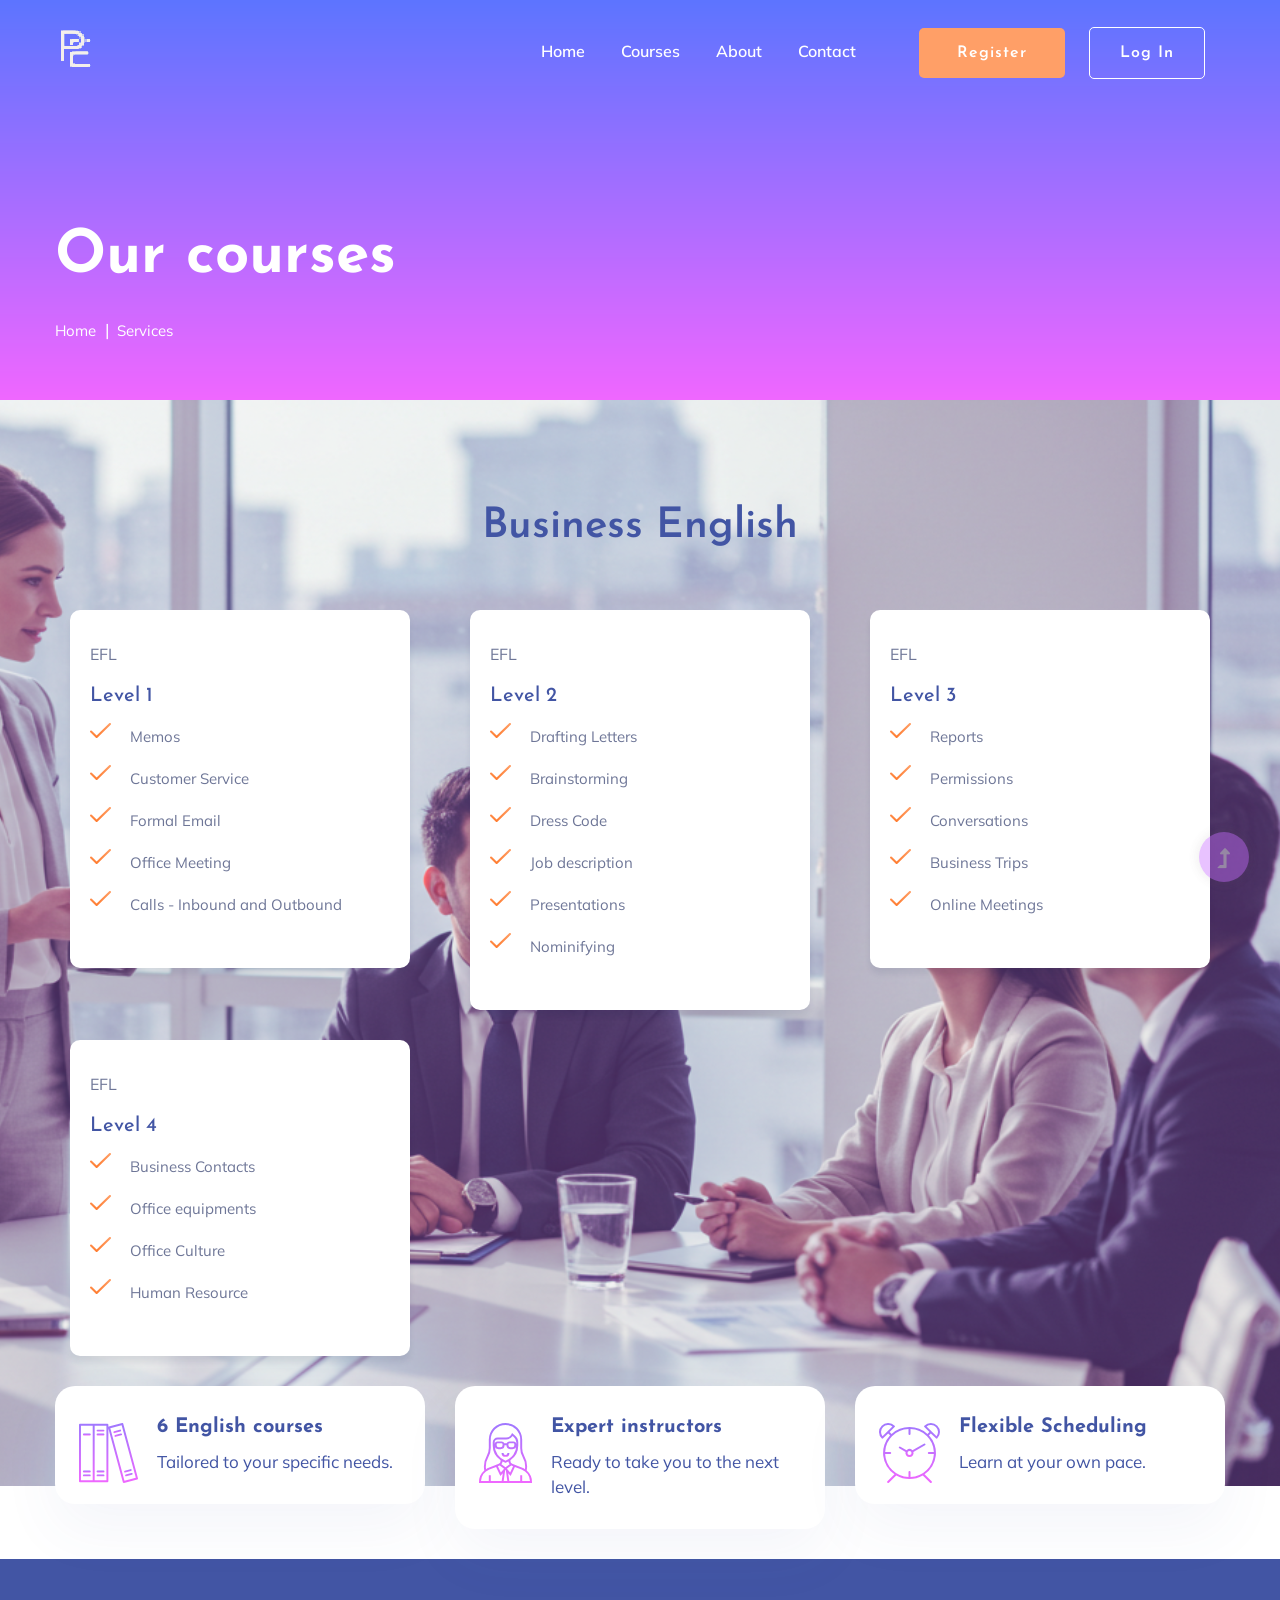
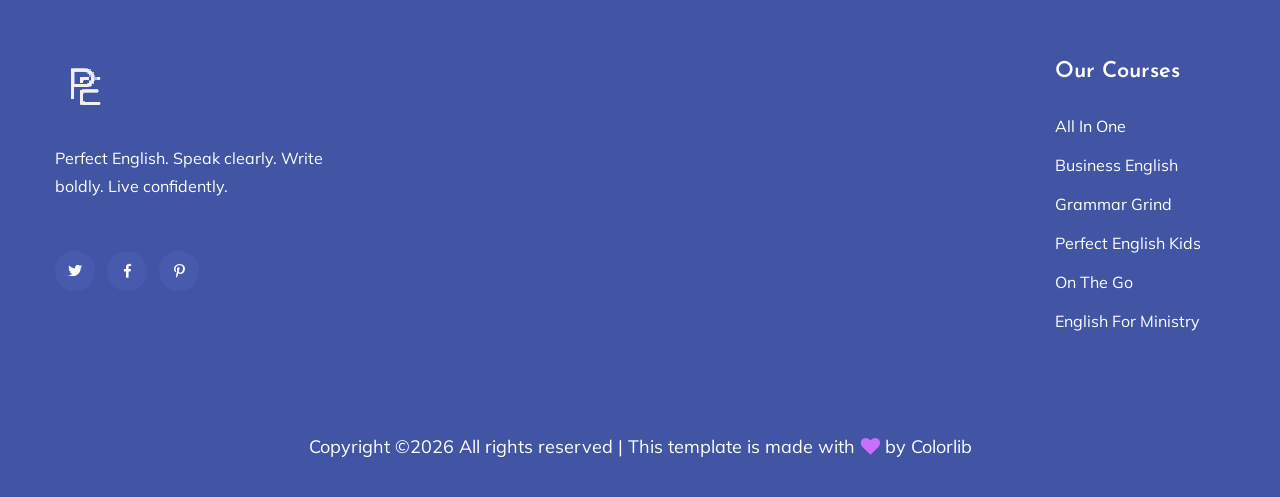
<file: business.html>
<!doctype html>
<html class="no-js" lang="zxx">
<head>
    <meta charset="utf-8">
    <meta http-equiv="x-ua-compatible" content="ie=edge">
    <title>Perfect English | Courses</title>
    <meta name="description" content="">
    <meta name="viewport" content="width=device-width, initial-scale=1">
    <link rel="manifest" href="site.webmanifest">
    <link rel="shortcut icon" type="image/x-icon" href="assets/img/logo/PE purblue copy.png">

    <!-- CSS here -->
    <link rel="stylesheet" href="assets/css/bootstrap.min.css">
    <link rel="stylesheet" href="assets/css/owl.carousel.min.css">
    <link rel="stylesheet" href="assets/css/slicknav.css">
    <link rel="stylesheet" href="assets/css/flaticon.css">
    <link rel="stylesheet" href="assets/css/progressbar_barfiller.css">
    <link rel="stylesheet" href="assets/css/gijgo.css">
    <link rel="stylesheet" href="assets/css/animate.min.css">
    <link rel="stylesheet" href="assets/css/animated-headline.css">
    <link rel="stylesheet" href="assets/css/magnific-popup.css">
    <link rel="stylesheet" href="assets/css/fontawesome-all.min.css">
    <link rel="stylesheet" href="assets/css/themify-icons.css">
    <link rel="stylesheet" href="assets/css/slick.css">
    <link rel="stylesheet" href="assets/css/nice-select.css">
    <link rel="stylesheet" href="assets/css/style.css">
</head>

<body>
    <!-- ? Preloader Start -->
    <div id="preloader-active">
        <div class="preloader d-flex align-items-center justify-content-center">
            <div class="preloader-inner position-relative">
                <div class="preloader-circle"></div>
                <div class="preloader-img pere-text">
                    <img src="assets/img/logo/PE purblue copy.png" alt="">
                </div>
            </div>
        </div>
    </div>
    <!-- Preloader Start -->
    <!-- Header Start -->
    <div class="header-area header-transparent">
        <div class="main-header ">
            <div class="header-bottom  header-sticky">
                <div class="container-fluid">
                    <div class="row align-items-center">
                        <!-- Logo -->
                        <div class="col-xl-2 col-lg-2">
                            <div class="logo">
                                <a href="index.html"><img src="assets/img/logo/PE purblue.png" alt=""></a>
                            </div>
                        </div>
                        <div class="col-xl-10 col-lg-10">
                            <div class="menu-wrapper d-flex align-items-center justify-content-end">
                                <!-- Main-menu -->
                                <div class="main-menu d-none d-lg-block">
                                    <nav>
                                        <ul id="navigation">                                                                                          
                                            <li class="active" ><a href="index.html">Home</a></li>
                                            <li><a href="courses.html">Courses</a></li>
                                            <li><a href="about.html">About</a></li>
                                            <li><a href="contact.html">Contact</a></li>
                                            <!-- Button -->
                                            <li class="button-header margin-left "><a href="#" class="btn">Register</a></li>
                                            <li class="button-header"><a href="login.html" class="btn btn3">Log in</a></li>
                                        </ul>
                                    </nav>
                                </div>
                            </div>
                        </div> 
                        <!-- Mobile Menu -->
                        <div class="col-12">
                            <div class="mobile_menu d-block d-lg-none"></div>
                        </div>
                    </div>
                </div>
            </div>
        </div>
    </div>
    <!-- Header End -->
    <main>
        <!--? slider Area Start-->
        <section class="slider-area slider-area2">
            <div class="slider-active">
                <!-- Single Slider -->
                <div class="single-slider slider-height2">
                    <div class="container">
                        <div class="row">
                            <div class="col-xl-8 col-lg-11 col-md-12">
                                <div class="hero__caption hero__caption2">
                                    <h1 data-animation="bounceIn" data-delay="0.2s">Our courses</h1>
                                    <!-- breadcrumb Start-->
                                    <nav aria-label="breadcrumb">
                                        <ol class="breadcrumb">
                                            <li class="breadcrumb-item"><a href="index.html">Home</a></li>
                                            <li class="breadcrumb-item"><a href="#">Services</a></li> 
                                        </ol>
                                    </nav>
                                    <!-- breadcrumb End -->
                                </div>
                            </div>
                        </div>
                    </div>          
                </div>
            </div>
        </section>
        <!-- Courses area start -->
        <div class="courses-area section-padding40 fix">
            <div class="container">
                <div class="row justify-content-center">
                    <div class="col-xl-7 col-lg-8">
                        <div class="section-tittle text-center mb-55">
                            <h2>Business English</h2>
                        </div>
                    </div>
                </div>
                <div class="row">
                    <div class="col-lg-4">
                        <div class="properties properties2 mb-30">
                            <div class="properties__card">
                                
                                <div class="properties__caption">
                                    <p>EFL</p>
                                    <h3><a href="#">Level 1</a></h3>
                                    <p>
                                        <div class="single-features">
                                            <div class="features-icon">
                                                <img src="assets/img/icon/right-icon.svg" alt="">
                                            </div>
                                            <div class="features-caption">
                                                <p>Memos</p>
                                            </div>
                                        </div>
                                        <div class="single-features">
                                            <div class="features-icon">
                                                <img src="assets/img/icon/right-icon.svg" alt="">
                                            </div>
                                            <div class="features-caption">
                                                <p>Customer Service</p>
                                            </div>
                                        </div><div class="single-features">
                                            <div class="features-icon">
                                                <img src="assets/img/icon/right-icon.svg" alt="">
                                            </div>
                                            <div class="features-caption">
                                                <p>Formal Email</p>
                                            </div>
                                        </div>
                                        <div class="single-features">
                                            <div class="features-icon">
                                                <img src="assets/img/icon/right-icon.svg" alt="">
                                            </div>
                                            <div class="features-caption">
                                                <p>Office Meeting</p>
                                            </div>
                                        </div>
                                        <div class="single-features">
                                            <div class="features-icon">
                                                <img src="assets/img/icon/right-icon.svg" alt="">
                                            </div>
                                            <div class="features-caption">
                                                <p>Calls - Inbound and Outbound</p>
                                            </div>
                                        </div>
                                        
                                    </p>
                                </div>
                            </div>
                        </div>
                    </div>
                    <div class="col-lg-4">
                        <div class="properties properties2 mb-30">
                            <div class="properties__card">
                            
                                <div class="properties__caption">
                                    <p>EFL</p>
                                    <h3><a href="#">Level 2</a></h3>
                                    <p>
                                        <div class="single-features">
                                            <div class="features-icon">
                                                <img src="assets/img/icon/right-icon.svg" alt="">
                                            </div>
                                            <div class="features-caption">
                                                <p>Drafting Letters</p>
                                            </div>
                                        </div>
                                        <div class="single-features">
                                            <div class="features-icon">
                                                <img src="assets/img/icon/right-icon.svg" alt="">
                                            </div>
                                            <div class="features-caption">
                                                <p>Brainstorming</p>
                                            </div>
                                        </div><div class="single-features">
                                            <div class="features-icon">
                                                <img src="assets/img/icon/right-icon.svg" alt="">
                                            </div>
                                            <div class="features-caption">
                                                <p>Dress Code</p>
                                            </div>
                                        </div>
                                        <div class="single-features">
                                            <div class="features-icon">
                                                <img src="assets/img/icon/right-icon.svg" alt="">
                                            </div>
                                            <div class="features-caption">
                                                <p>Job description</p>
                                            </div>
                                        </div>
                                        <div class="single-features">
                                            <div class="features-icon">
                                                <img src="assets/img/icon/right-icon.svg" alt="">
                                            </div>
                                            <div class="features-caption">
                                                <p>Presentations</p>
                                            </div>
                                        </div>
                                        <div class="single-features">
                                            <div class="features-icon">
                                                <img src="assets/img/icon/right-icon.svg" alt="">
                                            </div>
                                            <div class="features-caption">
                                                <p>Nominifying</p>
                                            </div>
                                        </div>
                                        
                                    </p>
                                </div>
                            </div>
                        </div>
                    </div>
                    <div class="col-lg-4">
                        <div class="properties properties2 mb-30">
                            <div class="properties__card">
                            
                                <div class="properties__caption">
                                    <p>EFL</p>
                                    <h3><a href="#">Level 3</a></h3>
                                    <p>
                                        <div class="single-features">
                                            <div class="features-icon">
                                                <img src="assets/img/icon/right-icon.svg" alt="">
                                            </div>
                                            <div class="features-caption">
                                                <p>Reports</p>
                                            </div>
                                        </div>
                                        <div class="single-features">
                                            <div class="features-icon">
                                                <img src="assets/img/icon/right-icon.svg" alt="">
                                            </div>
                                            <div class="features-caption">
                                                <p>Permissions</p>
                                            </div>
                                        </div><div class="single-features">
                                            <div class="features-icon">
                                                <img src="assets/img/icon/right-icon.svg" alt="">
                                            </div>
                                            <div class="features-caption">
                                                <p>Conversations</p>
                                            </div>
                                        </div>
                                        <div class="single-features">
                                            <div class="features-icon">
                                                <img src="assets/img/icon/right-icon.svg" alt="">
                                            </div>
                                            <div class="features-caption">
                                                <p>Business Trips</p>
                                            </div>
                                        </div>
                                        <div class="single-features">
                                            <div class="features-icon">
                                                <img src="assets/img/icon/right-icon.svg" alt="">
                                            </div>
                                            <div class="features-caption">
                                                <p>Online Meetings</p>
                                            </div>
                                        </div>
                                        
                                    </p>
                                </div>
                            </div>
                        </div>
                    </div>
                    <div class="col-lg-4">
                        <div class="properties properties2 mb-30">
                            <div class="properties__card">
                               
                                <div class="properties__caption">
                                    <p>EFL</p>
                                    <h3><a href="#">Level 4</a></h3>
                                    <p>
                                        <div class="single-features">
                                            <div class="features-icon">
                                                <img src="assets/img/icon/right-icon.svg" alt="">
                                            </div>
                                            <div class="features-caption">
                                                <p>Business Contacts</p>
                                            </div>
                                        </div>
                                        <div class="single-features">
                                            <div class="features-icon">
                                                <img src="assets/img/icon/right-icon.svg" alt="">
                                            </div>
                                            <div class="features-caption">
                                                <p>Office equipments</p>
                                            </div>
                                        </div><div class="single-features">
                                            <div class="features-icon">
                                                <img src="assets/img/icon/right-icon.svg" alt="">
                                            </div>
                                            <div class="features-caption">
                                                <p>Office Culture</p>
                                            </div>
                                        </div>
                                        <div class="single-features">
                                            <div class="features-icon">
                                                <img src="assets/img/icon/right-icon.svg" alt="">
                                            </div>
                                            <div class="features-caption">
                                                <p>Human Resource</p>
                                            </div>
                                        </div>
                                    
                                    </p>
                                </div>
                            </div>
                        </div>
                    </div>
                    
                    
                </div>
            </div>
        </div>
        <!-- Courses area End -->
        <!--? top subjects Area Start -->
        
        <!-- top subjects End -->  
        <!-- ? services-area -->
        <div class="services-area">
            <div class="container">
                <div class="row justify-content-sm-center">
                    <div class="col-lg-4 col-md-6 col-sm-8">
                        <div class="single-services mb-30">
                            <div class="features-icon">
                                <img src="assets/img/icon/icon1.svg" alt="">
                            </div>
                            <div class="features-caption">
                                <h3>6 English courses</h3>
                                <p>Tailored to your specific needs.</p>
                            </div>
                        </div>
                    </div>
                    <div class="col-lg-4 col-md-6 col-sm-8">
                        <div class="single-services mb-30">
                            <div class="features-icon">
                                <img src="assets/img/icon/icon2.svg" alt="">
                            </div>
                            <div class="features-caption">
                                <h3>Expert instructors</h3>
                                <p>Ready to take you to the next level.</p>
                            </div>
                        </div>
                    </div>
                    <div class="col-lg-4 col-md-6 col-sm-8">
                        <div class="single-services mb-30">
                            <div class="features-icon">
                                <img src="assets/img/icon/icon3.svg" alt="">
                            </div>
                            <div class="features-caption">
                                <h3>Flexible Scheduling</h3>
                                <p>Learn at your own pace.</p>
                            </div>
                        </div>
                    </div>
                </div>
            </div>
        </div>
    </main>
    <footer>
        <div class="footer-wrappper footer-bg">
           <!-- Footer Start-->
           <div class="footer-area footer-padding">
               <div class="container">
                   <div class="row justify-content-between">
                       <div class="col-xl-4 col-lg-5 col-md-4 col-sm-6">
                           <div class="single-footer-caption mb-50">
                               <div class="single-footer-caption mb-30">
                                   <!-- logo -->
                                   <div class="footer-logo mb-25">
                                       <a href="index.html"><img src="assets/img/logo/PE purblue.png" alt=""></a>
                                   </div>
                                   <div class="footer-tittle">
                                       <div class="footer-pera">
                                           <p>Perfect English. Speak clearly. Write boldly. Live confidently.</p>
                                       </div>
                                   </div>
                                   <!-- social -->
                                   <div class="footer-social">
                                       <a href="#"><i class="fab fa-twitter"></i></a>
                                       <a href="https://bit.ly/sai4ull"><i class="fab fa-facebook-f"></i></a>
                                       <a href="#"><i class="fab fa-pinterest-p"></i></a>
                                   </div>
                               </div>
                           </div>
                       </div>
                       <div class="col-xl-2 col-lg-3 col-md-4 col-sm-5">
                           <div class="single-footer-caption mb-50">
                               <div class="footer-tittle">
                                   <h4>Our Courses</h4>
                                   <ul>
                                       <li><a href="#">All In One</a></li>
                                       <li><a href="#">Business English</a></li>
                                       <li><a href="#">Grammar Grind</a></li>
                                       <li><a href="#">Perfect English Kids</a></li>
                                       <li><a href="#">On The Go</a></li>
                                       <li><a href="#">English For Ministry</a></li>
                                   </ul>
                               </div>
                           </div>
                       </div>
                   </div>
               </div>
           </div>
           <!-- footer-bottom area -->
           <div class="footer-bottom-area">
               <div class="container">
                   <div class="footer-border">
                       <div class="row d-flex align-items-center">
                           <div class="col-xl-12 ">
                               <div class="footer-copy-right text-center">
                                   <p><!-- Link back to Colorlib can't be removed. Template is licensed under CC BY 3.0. -->
                                     Copyright &copy;<script>document.write(new Date().getFullYear());</script> All rights reserved | This template is made with <i class="fa fa-heart" aria-hidden="true"></i> by <a href="https://colorlib.com" target="_blank">Colorlib</a>
                                     <!-- Link back to Colorlib can't be removed. Template is licensed under CC BY 3.0. --></p>
                                 </div>
                             </div>
                         </div>
                     </div>
                 </div>
             </div>
             <!-- Footer End-->
         </div>
     </footer> 
      <!-- Scroll Up -->
      <div id="back-top" >
        <a title="Go to Top" href="#"> <i class="fas fa-level-up-alt"></i></a>
    </div>

    <!-- JS here -->
    <script src="./assets/js/vendor/modernizr-3.5.0.min.js"></script>
    <!-- Jquery, Popper, Bootstrap -->
    <script src="./assets/js/vendor/jquery-1.12.4.min.js"></script>
    <script src="./assets/js/popper.min.js"></script>
    <script src="./assets/js/bootstrap.min.js"></script>
    <!-- Jquery Mobile Menu -->
    <script src="./assets/js/jquery.slicknav.min.js"></script>

    <!-- Jquery Slick , Owl-Carousel Plugins -->
    <script src="./assets/js/owl.carousel.min.js"></script>
    <script src="./assets/js/slick.min.js"></script>
    <!-- One Page, Animated-HeadLin -->
    <script src="./assets/js/wow.min.js"></script>
    <script src="./assets/js/animated.headline.js"></script>
    <script src="./assets/js/jquery.magnific-popup.js"></script>

    <!-- Date Picker -->
    <script src="./assets/js/gijgo.min.js"></script>
    <!-- Nice-select, sticky -->
    <script src="./assets/js/jquery.nice-select.min.js"></script>
    <script src="./assets/js/jquery.sticky.js"></script>
    <!-- Progress -->
    <script src="./assets/js/jquery.barfiller.js"></script>
    
    <!-- counter , waypoint,Hover Direction -->
    <script src="./assets/js/jquery.counterup.min.js"></script>
    <script src="./assets/js/waypoints.min.js"></script>
    <script src="./assets/js/jquery.countdown.min.js"></script>
    <script src="./assets/js/hover-direction-snake.min.js"></script>

    <!-- contact js -->
    <script src="./assets/js/contact.js"></script>
    <script src="./assets/js/jquery.form.js"></script>
    <script src="./assets/js/jquery.validate.min.js"></script>
    <script src="./assets/js/mail-script.js"></script>
    <script src="./assets/js/jquery.ajaxchimp.min.js"></script>
    
    <!-- Jquery Plugins, main Jquery -->	
    <script src="./assets/js/plugins.js"></script>
    <script src="./assets/js/main.js"></script>
    
</body>
</html>
</file>
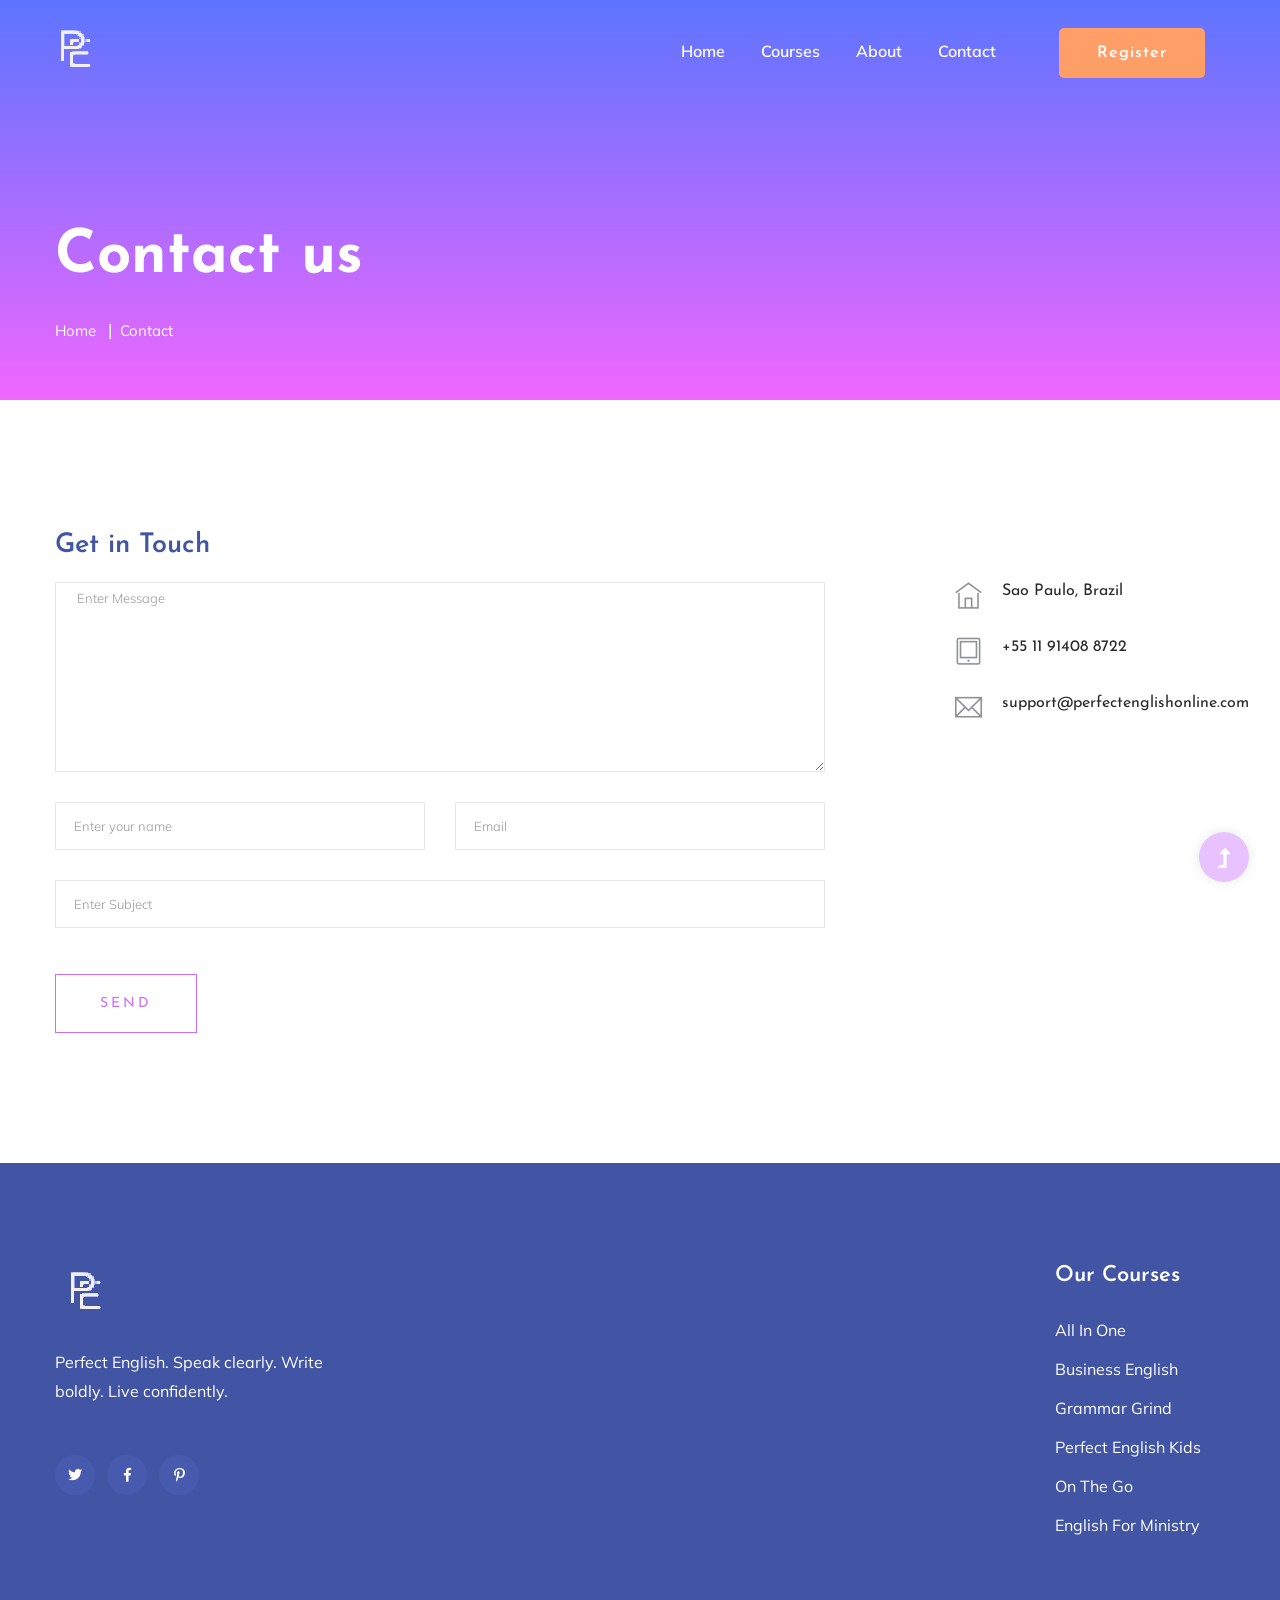
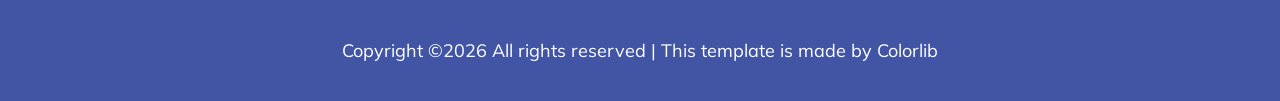
<file: contact.html>
<!doctype html>
<html class="no-js" lang="zxx">
<head>
    <meta charset="utf-8">
    <meta http-equiv="x-ua-compatible" content="ie=edge">
    <title>Perfect English | Contact</title>
    <meta name="description" content="">
    <meta name="viewport" content="width=device-width, initial-scale=1">
    <link rel="shortcut icon" type="image/x-icon" href="assets/img/logo/PE purblue copy.png">

    <!-- CSS here -->
    <link rel="stylesheet" href="assets/css/bootstrap.min.css">
    <link rel="stylesheet" href="assets/css/owl.carousel.min.css">
    <link rel="stylesheet" href="assets/css/slicknav.css">
    <link rel="stylesheet" href="assets/css/animate.min.css">
    <link rel="stylesheet" href="assets/css/hamburgers.min.css">
    <link rel="stylesheet" href="assets/css/magnific-popup.css">
    <link rel="stylesheet" href="assets/css/fontawesome-all.min.css">
    <link rel="stylesheet" href="assets/css/themify-icons.css">
    <link rel="stylesheet" href="assets/css/themify-icons.css">
    <link rel="stylesheet" href="assets/css/slick.css">
    <link rel="stylesheet" href="assets/css/nice-select.css">
    <link rel="stylesheet" href="assets/css/style.css">
</head>
<!--? Preloader Start -->
<div id="preloader-active">
    <div class="preloader d-flex align-items-center justify-content-center">
        <div class="preloader-inner position-relative">
            <div class="preloader-circle"></div>
            <div class="preloader-img pere-text">
                <img src="assets/img/logo/PE white.png" alt="">
            </div>
        </div>
    </div>
</div>
<!-- Preloader Start -->
<!-- Header Start -->
<div class="header-area header-transparent">
    <div class="main-header ">
        <div class="header-bottom  header-sticky">
            <div class="container-fluid">
                <div class="row align-items-center">
                    <!-- Logo -->
                    <div class="col-xl-2 col-lg-2">
                        <div class="logo">
                            <a href="index.html"><img src="assets/img/logo/PE purblue.png" alt=""></a>
                        </div>
                    </div>
                    <div class="col-xl-10 col-lg-10">
                        <div class="menu-wrapper d-flex align-items-center justify-content-end">
                            <!-- Main-menu -->
                            <div class="main-menu d-none d-lg-block">
                                <nav>
                                    <ul id="navigation">                                                                                          
                                        <li class="active" ><a href="index.html">Home</a></li>
                                        <li><a href="courses.html">Courses</a></li>
                                        <li><a href="about.html">About</a></li>
                                        <li><a href="contact.html">Contact</a></li>
                                        <!-- Button -->
                                        <li class="button-header margin-left "><a href="register.html" class="btn">Register</a></li>
                                        <!-- <li class="button-header"><a href="login.html" class="btn btn3">Log in</a></li> -->
                                    </ul>
                                </nav>
                            </div>
                        </div>
                    </div> 
                    <!-- Mobile Menu -->
                    <div class="col-12">
                        <div class="mobile_menu d-block d-lg-none"></div>
                    </div>
                </div>
            </div>
        </div>
    </div>
</div>
<!-- Header End -->
<main>
    <!--? slider Area Start-->
    <section class="slider-area slider-area2">
        <div class="slider-active">
            <!-- Single Slider -->
            <div class="single-slider slider-height2">
                <div class="container">
                    <div class="row">
                        <div class="col-xl-8 col-lg-11 col-md-12">
                            <div class="hero__caption hero__caption2">
                                <h1 data-animation="bounceIn" data-delay="0.2s">Contact us</h1>
                                <!-- breadcrumb Start-->
                                <nav aria-label="breadcrumb">
                                    <ol class="breadcrumb">
                                        <li class="breadcrumb-item"><a href="index.html">Home</a></li>
                                        <li class="breadcrumb-item"><a href="#">Contact</a></li> 
                                    </ol>
                                </nav>
                                <!-- breadcrumb End -->
                            </div>
                        </div>
                    </div>
                </div>          
            </div>
        </div>
    </section>
    <!--?  Contact Area start  -->
    <section class="contact-section">
        <div class="container">
            <!-- <div class="d-none d-sm-block mb-5 pb-4">
                <div id="map" style="height: 480px; position: relative; overflow: hidden;"><div style="height: 100%; width: 100%; position: absolute; top: 0px; left: 0px; background-color: rgb(229, 227, 223);"><div class="gm-style" style="position: absolute; z-index: 0; left: 0px; top: 0px; height: 100%; width: 100%; padding: 0px; border-width: 0px; margin: 0px;"><div tabindex="0" style="position: absolute; z-index: 0; left: 0px; top: 0px; height: 100%; width: 100%; padding: 0px; border-width: 0px; margin: 0px; cursor: url(&quot;https://maps.gstatic.com/mapfiles/openhand_8_8.cur&quot;), default; touch-action: pan-x pan-y;"><div style="z-index: 1; position: absolute; left: 50%; top: 50%; width: 100%; transform: translate(0px, 0px);"><div style="position: absolute; left: 0px; top: 0px; z-index: 100; width: 100%;"><div style="position: absolute; left: 0px; top: 0px; z-index: 0;"><div style="position: absolute; z-index: 991; transform: matrix(1, 0, 0, 1, -100, -189);"><div style="position: absolute; left: 0px; top: 0px; width: 256px; height: 256px;"><div style="width: 256px; height: 256px;"></div></div><div style="position: absolute; left: -256px; top: 0px; width: 256px; height: 256px;"><div style="width: 256px; height: 256px;"></div></div><div style="position: absolute; left: -256px; top: -256px; width: 256px; height: 256px;"><div style="width: 256px; height: 256px;"></div></div><div style="position: absolute; left: 0px; top: -256px; width: 256px; height: 256px;"><div style="width: 256px; height: 256px;"></div></div><div style="position: absolute; left: 256px; top: -256px; width: 256px; height: 256px;"><div style="width: 256px; height: 256px;"></div></div><div style="position: absolute; left: 256px; top: 0px; width: 256px; height: 256px;"><div style="width: 256px; height: 256px;"></div></div><div style="position: absolute; left: 256px; top: 256px; width: 256px; height: 256px;"><div style="width: 256px; height: 256px;"></div></div><div style="position: absolute; left: 0px; top: 256px; width: 256px; height: 256px;"><div style="width: 256px; height: 256px;"></div></div><div style="position: absolute; left: -256px; top: 256px; width: 256px; height: 256px;"><div style="width: 256px; height: 256px;"></div></div><div style="position: absolute; left: -512px; top: 256px; width: 256px; height: 256px;"><div style="width: 256px; height: 256px;"></div></div><div style="position: absolute; left: -512px; top: 0px; width: 256px; height: 256px;"><div style="width: 256px; height: 256px;"></div></div><div style="position: absolute; left: -512px; top: -256px; width: 256px; height: 256px;"><div style="width: 256px; height: 256px;"></div></div><div style="position: absolute; left: 512px; top: -256px; width: 256px; height: 256px;"><div style="width: 256px; height: 256px;"></div></div><div style="position: absolute; left: 512px; top: 0px; width: 256px; height: 256px;"><div style="width: 256px; height: 256px;"></div></div><div style="position: absolute; left: 512px; top: 256px; width: 256px; height: 256px;"><div style="width: 256px; height: 256px;"></div></div></div></div></div><div style="position: absolute; left: 0px; top: 0px; z-index: 101; width: 100%;"></div><div style="position: absolute; left: 0px; top: 0px; z-index: 102; width: 100%;"></div><div style="position: absolute; left: 0px; top: 0px; z-index: 103; width: 100%;"><div style="position: absolute; left: 0px; top: 0px; z-index: -1;"><div style="position: absolute; z-index: 991; transform: matrix(1, 0, 0, 1, -100, -189);"><div style="width: 256px; height: 256px; overflow: hidden; position: absolute; left: 0px; top: 0px;"></div><div style="width: 256px; height: 256px; overflow: hidden; position: absolute; left: -256px; top: 0px;"></div><div style="width: 256px; height: 256px; overflow: hidden; position: absolute; left: -256px; top: -256px;"></div><div style="width: 256px; height: 256px; overflow: hidden; position: absolute; left: 0px; top: -256px;"></div><div style="width: 256px; height: 256px; overflow: hidden; position: absolute; left: 256px; top: -256px;"></div><div style="width: 256px; height: 256px; overflow: hidden; position: absolute; left: 256px; top: 0px;"></div><div style="width: 256px; height: 256px; overflow: hidden; position: absolute; left: 256px; top: 256px;"></div><div style="width: 256px; height: 256px; overflow: hidden; position: absolute; left: 0px; top: 256px;"></div><div style="width: 256px; height: 256px; overflow: hidden; position: absolute; left: -256px; top: 256px;"></div><div style="width: 256px; height: 256px; overflow: hidden; position: absolute; left: -512px; top: 256px;"></div><div style="width: 256px; height: 256px; overflow: hidden; position: absolute; left: -512px; top: 0px;"></div><div style="width: 256px; height: 256px; overflow: hidden; position: absolute; left: -512px; top: -256px;"></div><div style="width: 256px; height: 256px; overflow: hidden; position: absolute; left: 512px; top: -256px;"></div><div style="width: 256px; height: 256px; overflow: hidden; position: absolute; left: 512px; top: 0px;"></div><div style="width: 256px; height: 256px; overflow: hidden; position: absolute; left: 512px; top: 256px;"></div></div></div></div><div style="position: absolute; left: 0px; top: 0px; z-index: 0;"><div style="position: absolute; z-index: 991; transform: matrix(1, 0, 0, 1, -100, -189);"><div style="position: absolute; left: 0px; top: 0px; width: 256px; height: 256px; transition: opacity 200ms linear 0s;"><img draggable="false" alt="" role="presentation" src="https://maps.googleapis.com/maps/vt?pb=!1m5!1m4!1i9!2i470!3i302!4i256!2m3!1e0!2sm!3i476185792!2m3!1e2!6m1!3e5!3m14!2sen-US!3sUS!5e18!12m1!1e68!12m3!1e37!2m1!1ssmartmaps!12m4!1e26!2m2!1sstyles!2zcC5zOi02MHxwLmw6LTYw!4e0&amp;key=AIzaSyDpfS1oRGreGSBU5HHjMmQ3o5NLw7VdJ6I&amp;token=70038" style="width: 256px; height: 256px; user-select: none; border: 0px; padding: 0px; margin: 0px; max-width: none;"></div><div style="position: absolute; left: 256px; top: 0px; width: 256px; height: 256px; transition: opacity 200ms linear 0s;"><img draggable="false" alt="" role="presentation" src="https://maps.googleapis.com/maps/vt?pb=!1m5!1m4!1i9!2i471!3i302!4i256!2m3!1e0!2sm!3i476185840!2m3!1e2!6m1!3e5!3m14!2sen-US!3sUS!5e18!12m1!1e68!12m3!1e37!2m1!1ssmartmaps!12m4!1e26!2m2!1sstyles!2zcC5zOi02MHxwLmw6LTYw!4e0&amp;key=AIzaSyDpfS1oRGreGSBU5HHjMmQ3o5NLw7VdJ6I&amp;token=84496" style="width: 256px; height: 256px; user-select: none; border: 0px; padding: 0px; margin: 0px; max-width: none;"></div><div style="position: absolute; left: 256px; top: 256px; width: 256px; height: 256px; transition: opacity 200ms linear 0s;"><img draggable="false" alt="" role="presentation" src="https://maps.googleapis.com/maps/vt?pb=!1m5!1m4!1i9!2i471!3i303!4i256!2m3!1e0!2sm!3i476185840!2m3!1e2!6m1!3e5!3m14!2sen-US!3sUS!5e18!12m1!1e68!12m3!1e37!2m1!1ssmartmaps!12m4!1e26!2m2!1sstyles!2zcC5zOi02MHxwLmw6LTYw!4e0&amp;key=AIzaSyDpfS1oRGreGSBU5HHjMmQ3o5NLw7VdJ6I&amp;token=107953" style="width: 256px; height: 256px; user-select: none; border: 0px; padding: 0px; margin: 0px; max-width: none;"></div><div style="position: absolute; left: 0px; top: 256px; width: 256px; height: 256px; transition: opacity 200ms linear 0s;"><img draggable="false" alt="" role="presentation" src="https://maps.googleapis.com/maps/vt?pb=!1m5!1m4!1i9!2i470!3i303!4i256!2m3!1e0!2sm!3i476185792!2m3!1e2!6m1!3e5!3m14!2sen-US!3sUS!5e18!12m1!1e68!12m3!1e37!2m1!1ssmartmaps!12m4!1e26!2m2!1sstyles!2zcC5zOi02MHxwLmw6LTYw!4e0&amp;key=AIzaSyDpfS1oRGreGSBU5HHjMmQ3o5NLw7VdJ6I&amp;token=93495" style="width: 256px; height: 256px; user-select: none; border: 0px; padding: 0px; margin: 0px; max-width: none;"></div><div style="position: absolute; left: -256px; top: 256px; width: 256px; height: 256px; transition: opacity 200ms linear 0s;"><img draggable="false" alt="" role="presentation" src="https://maps.googleapis.com/maps/vt?pb=!1m5!1m4!1i9!2i469!3i303!4i256!2m3!1e0!2sm!3i476185792!2m3!1e2!6m1!3e5!3m14!2sen-US!3sUS!5e18!12m1!1e68!12m3!1e37!2m1!1ssmartmaps!12m4!1e26!2m2!1sstyles!2zcC5zOi02MHxwLmw6LTYw!4e0&amp;key=AIzaSyDpfS1oRGreGSBU5HHjMmQ3o5NLw7VdJ6I&amp;token=85128" style="width: 256px; height: 256px; user-select: none; border: 0px; padding: 0px; margin: 0px; max-width: none;"></div><div style="position: absolute; left: -512px; top: 256px; width: 256px; height: 256px; transition: opacity 200ms linear 0s;"><img draggable="false" alt="" role="presentation" src="https://maps.googleapis.com/maps/vt?pb=!1m5!1m4!1i9!2i468!3i303!4i256!2m3!1e0!2sm!3i476185504!2m3!1e2!6m1!3e5!3m14!2sen-US!3sUS!5e18!12m1!1e68!12m3!1e37!2m1!1ssmartmaps!12m4!1e26!2m2!1sstyles!2zcC5zOi02MHxwLmw6LTYw!4e0&amp;key=AIzaSyDpfS1oRGreGSBU5HHjMmQ3o5NLw7VdJ6I&amp;token=46831" style="width: 256px; height: 256px; user-select: none; border: 0px; padding: 0px; margin: 0px; max-width: none;"></div><div style="position: absolute; left: -512px; top: 0px; width: 256px; height: 256px; transition: opacity 200ms linear 0s;"><img draggable="false" alt="" role="presentation" src="https://maps.googleapis.com/maps/vt?pb=!1m5!1m4!1i9!2i468!3i302!4i256!2m3!1e0!2sm!3i476184952!2m3!1e2!6m1!3e5!3m14!2sen-US!3sUS!5e18!12m1!1e68!12m3!1e37!2m1!1ssmartmaps!12m4!1e26!2m2!1sstyles!2zcC5zOi02MHxwLmw6LTYw!4e0&amp;key=AIzaSyDpfS1oRGreGSBU5HHjMmQ3o5NLw7VdJ6I&amp;token=10814" style="width: 256px; height: 256px; user-select: none; border: 0px; padding: 0px; margin: 0px; max-width: none;"></div><div style="position: absolute; left: -512px; top: -256px; width: 256px; height: 256px; transition: opacity 200ms linear 0s;"><img draggable="false" alt="" role="presentation" src="https://maps.googleapis.com/maps/vt?pb=!1m5!1m4!1i9!2i468!3i301!4i256!2m3!1e0!2sm!3i476184952!2m3!1e2!6m1!3e5!3m14!2sen-US!3sUS!5e18!12m1!1e68!12m3!1e37!2m1!1ssmartmaps!12m4!1e26!2m2!1sstyles!2zcC5zOi02MHxwLmw6LTYw!4e0&amp;key=AIzaSyDpfS1oRGreGSBU5HHjMmQ3o5NLw7VdJ6I&amp;token=118428" style="width: 256px; height: 256px; user-select: none; border: 0px; padding: 0px; margin: 0px; max-width: none;"></div><div style="position: absolute; left: 512px; top: -256px; width: 256px; height: 256px; transition: opacity 200ms linear 0s;"><img draggable="false" alt="" role="presentation" src="https://maps.googleapis.com/maps/vt?pb=!1m5!1m4!1i9!2i472!3i301!4i256!2m3!1e0!2sm!3i476185636!2m3!1e2!6m1!3e5!3m14!2sen-US!3sUS!5e18!12m1!1e68!12m3!1e37!2m1!1ssmartmaps!12m4!1e26!2m2!1sstyles!2zcC5zOi02MHxwLmw6LTYw!4e0&amp;key=AIzaSyDpfS1oRGreGSBU5HHjMmQ3o5NLw7VdJ6I&amp;token=43995" style="width: 256px; height: 256px; user-select: none; border: 0px; padding: 0px; margin: 0px; max-width: none;"></div><div style="position: absolute; left: 512px; top: 0px; width: 256px; height: 256px; transition: opacity 200ms linear 0s;"><img draggable="false" alt="" role="presentation" src="https://maps.googleapis.com/maps/vt?pb=!1m5!1m4!1i9!2i472!3i302!4i256!2m3!1e0!2sm!3i476185840!2m3!1e2!6m1!3e5!3m14!2sen-US!3sUS!5e18!12m1!1e68!12m3!1e37!2m1!1ssmartmaps!12m4!1e26!2m2!1sstyles!2zcC5zOi02MHxwLmw6LTYw!4e0&amp;key=AIzaSyDpfS1oRGreGSBU5HHjMmQ3o5NLw7VdJ6I&amp;token=905" style="width: 256px; height: 256px; user-select: none; border: 0px; padding: 0px; margin: 0px; max-width: none;"></div><div style="position: absolute; left: 512px; top: 256px; width: 256px; height: 256px; transition: opacity 200ms linear 0s;"><img draggable="false" alt="" role="presentation" src="https://maps.googleapis.com/maps/vt?pb=!1m5!1m4!1i9!2i472!3i303!4i256!2m3!1e0!2sm!3i476185840!2m3!1e2!6m1!3e5!3m14!2sen-US!3sUS!5e18!12m1!1e68!12m3!1e37!2m1!1ssmartmaps!12m4!1e26!2m2!1sstyles!2zcC5zOi02MHxwLmw6LTYw!4e0&amp;key=AIzaSyDpfS1oRGreGSBU5HHjMmQ3o5NLw7VdJ6I&amp;token=24362" style="width: 256px; height: 256px; user-select: none; border: 0px; padding: 0px; margin: 0px; max-width: none;"></div><div style="position: absolute; left: -256px; top: 0px; width: 256px; height: 256px; transition: opacity 200ms linear 0s;"><img draggable="false" alt="" role="presentation" src="https://maps.googleapis.com/maps/vt?pb=!1m5!1m4!1i9!2i469!3i302!4i256!2m3!1e0!2sm!3i476185792!2m3!1e2!6m1!3e5!3m14!2sen-US!3sUS!5e18!12m1!1e68!12m3!1e37!2m1!1ssmartmaps!12m4!1e26!2m2!1sstyles!2zcC5zOi02MHxwLmw6LTYw!4e0&amp;key=AIzaSyDpfS1oRGreGSBU5HHjMmQ3o5NLw7VdJ6I&amp;token=61671" style="width: 256px; height: 256px; user-select: none; border: 0px; padding: 0px; margin: 0px; max-width: none;"></div><div style="position: absolute; left: -256px; top: -256px; width: 256px; height: 256px; transition: opacity 200ms linear 0s;"><img draggable="false" alt="" role="presentation" src="https://maps.googleapis.com/maps/vt?pb=!1m5!1m4!1i9!2i469!3i301!4i256!2m3!1e0!2sm!3i476185792!2m3!1e2!6m1!3e5!3m14!2sen-US!3sUS!5e18!12m1!1e68!12m3!1e37!2m1!1ssmartmaps!12m4!1e26!2m2!1sstyles!2zcC5zOi02MHxwLmw6LTYw!4e0&amp;key=AIzaSyDpfS1oRGreGSBU5HHjMmQ3o5NLw7VdJ6I&amp;token=38214" style="width: 256px; height: 256px; user-select: none; border: 0px; padding: 0px; margin: 0px; max-width: none;"></div><div style="position: absolute; left: 0px; top: -256px; width: 256px; height: 256px; transition: opacity 200ms linear 0s;"><img draggable="false" alt="" role="presentation" src="https://maps.googleapis.com/maps/vt?pb=!1m5!1m4!1i9!2i470!3i301!4i256!2m3!1e0!2sm!3i476185792!2m3!1e2!6m1!3e5!3m14!2sen-US!3sUS!5e18!12m1!1e68!12m3!1e37!2m1!1ssmartmaps!12m4!1e26!2m2!1sstyles!2zcC5zOi02MHxwLmw6LTYw!4e0&amp;key=AIzaSyDpfS1oRGreGSBU5HHjMmQ3o5NLw7VdJ6I&amp;token=46581" style="width: 256px; height: 256px; user-select: none; border: 0px; padding: 0px; margin: 0px; max-width: none;"></div><div style="position: absolute; left: 256px; top: -256px; width: 256px; height: 256px; transition: opacity 200ms linear 0s;"><img draggable="false" alt="" role="presentation" src="https://maps.googleapis.com/maps/vt?pb=!1m5!1m4!1i9!2i471!3i301!4i256!2m3!1e0!2sm!3i476185792!2m3!1e2!6m1!3e5!3m14!2sen-US!3sUS!5e18!12m1!1e68!12m3!1e37!2m1!1ssmartmaps!12m4!1e26!2m2!1sstyles!2zcC5zOi02MHxwLmw6LTYw!4e0&amp;key=AIzaSyDpfS1oRGreGSBU5HHjMmQ3o5NLw7VdJ6I&amp;token=94061" style="width: 256px; height: 256px; user-select: none; border: 0px; padding: 0px; margin: 0px; max-width: none;"></div></div></div></div><div class="gm-style-pbc" style="z-index: 2; position: absolute; height: 100%; width: 100%; padding: 0px; border-width: 0px; margin: 0px; left: 0px; top: 0px; opacity: 0;"><p class="gm-style-pbt"></p></div><div style="z-index: 3; position: absolute; height: 100%; width: 100%; padding: 0px; border-width: 0px; margin: 0px; left: 0px; top: 0px; touch-action: pan-x pan-y;"><div style="z-index: 4; position: absolute; left: 50%; top: 50%; width: 100%; transform: translate(0px, 0px);"><div style="position: absolute; left: 0px; top: 0px; z-index: 104; width: 100%;"></div><div style="position: absolute; left: 0px; top: 0px; z-index: 105; width: 100%;"></div><div style="position: absolute; left: 0px; top: 0px; z-index: 106; width: 100%;"></div><div style="position: absolute; left: 0px; top: 0px; z-index: 107; width: 100%;"></div></div></div></div><iframe aria-hidden="true" frameborder="0" style="z-index: -1; position: absolute; width: 100%; height: 100%; top: 0px; left: 0px; border: none;" src="about:blank"></iframe><div style="margin-left: 5px; margin-right: 5px; z-index: 1000000; position: absolute; left: 0px; bottom: 0px;"><a target="_blank" rel="noopener" href="https://maps.google.com/maps?ll=-31.197,150.744&amp;z=9&amp;t=m&amp;hl=en-US&amp;gl=US&amp;mapclient=apiv3" title="Open this area in Google Maps (opens a new window)" style="position: static; overflow: visible; float: none; display: inline;"><div style="width: 66px; height: 26px; cursor: pointer;"><img alt="" src="https://maps.gstatic.com/mapfiles/api-3/images/google_white5.png" draggable="false" style="position: absolute; left: 0px; top: 0px; width: 66px; height: 26px; user-select: none; border: 0px; padding: 0px; margin: 0px;"></div></a></div><div style="background-color: white; padding: 15px 21px; border: 1px solid rgb(171, 171, 171); font-family: Roboto, Arial, sans-serif; color: rgb(34, 34, 34); box-sizing: border-box; box-shadow: rgba(0, 0, 0, 0.2) 0px 4px 16px; z-index: 10000002; display: none; width: 300px; height: 180px; position: absolute; left: 315px; top: 150px;"><div style="padding: 0px 0px 10px; font-size: 16px; box-sizing: border-box;">Map Data</div><div style="font-size: 13px;">Map data ©2019 Google</div><button draggable="false" title="Close" aria-label="Close" type="button" class="gm-ui-hover-effect" style="background: none; display: block; border: 0px; margin: 0px; padding: 0px; position: absolute; cursor: pointer; user-select: none; top: 0px; right: 0px; width: 37px; height: 37px;"><img src="data:image/svg+xml,%3Csvg%20xmlns%3D%22http%3A%2F%2Fwww.w3.org%2F2000%2Fsvg%22%20width%3D%2224px%22%20height%3D%2224px%22%20viewBox%3D%220%200%2024%2024%22%20fill%3D%22%23000000%22%3E%0A%20%20%20%20%3Cpath%20d%3D%22M19%206.41L17.59%205%2012%2010.59%206.41%205%205%206.41%2010.59%2012%205%2017.59%206.41%2019%2012%2013.41%2017.59%2019%2019%2017.59%2013.41%2012z%22%2F%3E%0A%20%20%20%20%3Cpath%20d%3D%22M0%200h24v24H0z%22%20fill%3D%22none%22%2F%3E%0A%3C%2Fsvg%3E%0A" style="pointer-events: none; display: block; width: 13px; height: 13px; margin: 12px;"></button></div><div class="gmnoprint" style="z-index: 1000001; position: absolute; right: 166px; bottom: 0px; width: 121px;"><div draggable="false" class="gm-style-cc" style="user-select: none; height: 14px; line-height: 14px;"><div style="opacity: 0.7; width: 100%; height: 100%; position: absolute;"><div style="width: 1px;"></div><div style="background-color: rgb(245, 245, 245); width: auto; height: 100%; margin-left: 1px;"></div></div><div style="position: relative; padding-right: 6px; padding-left: 6px; box-sizing: border-box; font-family: Roboto, Arial, sans-serif; font-size: 10px; color: rgb(68, 68, 68); white-space: nowrap; direction: ltr; text-align: right; vertical-align: middle; display: inline-block;"><a style="text-decoration: none; cursor: pointer; display: none;">Map Data</a><span>Map data ©2019 Google</span></div></div></div><div class="gmnoscreen" style="position: absolute; right: 0px; bottom: 0px;"><div style="font-family: Roboto, Arial, sans-serif; font-size: 11px; color: rgb(68, 68, 68); direction: ltr; text-align: right; background-color: rgb(245, 245, 245);">Map data ©2019 Google</div></div><div class="gmnoprint gm-style-cc" draggable="false" style="z-index: 1000001; user-select: none; height: 14px; line-height: 14px; position: absolute; right: 95px; bottom: 0px;"><div style="opacity: 0.7; width: 100%; height: 100%; position: absolute;"><div style="width: 1px;"></div><div style="background-color: rgb(245, 245, 245); width: auto; height: 100%; margin-left: 1px;"></div></div><div style="position: relative; padding-right: 6px; padding-left: 6px; box-sizing: border-box; font-family: Roboto, Arial, sans-serif; font-size: 10px; color: rgb(68, 68, 68); white-space: nowrap; direction: ltr; text-align: right; vertical-align: middle; display: inline-block;"><a href="https://www.google.com/intl/en-US_US/help/terms_maps.html" target="_blank" rel="noopener" style="text-decoration: none; cursor: pointer; color: rgb(68, 68, 68);">Terms of Use</a></div></div><button draggable="false" title="Toggle fullscreen view" aria-label="Toggle fullscreen view" type="button" class="gm-control-active gm-fullscreen-control" style="background: none rgb(255, 255, 255); border: 0px; margin: 10px; padding: 0px; position: absolute; cursor: pointer; user-select: none; border-radius: 2px; height: 40px; width: 40px; box-shadow: rgba(0, 0, 0, 0.3) 0px 1px 4px -1px; overflow: hidden; top: 0px; right: 0px;"><img src="data:image/svg+xml,%3Csvg%20xmlns%3D%22http%3A%2F%2Fwww.w3.org%2F2000%2Fsvg%22%20width%3D%2218%22%20height%3D%2218%22%20viewBox%3D%220%20018%2018%22%3E%0A%20%20%3Cpath%20fill%3D%22%23666%22%20d%3D%22M0%2C0v2v4h2V2h4V0H2H0z%20M16%2C0h-4v2h4v4h2V2V0H16z%20M16%2C16h-4v2h4h2v-2v-4h-2V16z%20M2%2C12H0v4v2h2h4v-2H2V12z%22%2F%3E%0A%3C%2Fsvg%3E%0A" style="height: 18px; width: 18px;"><img src="data:image/svg+xml,%3Csvg%20xmlns%3D%22http%3A%2F%2Fwww.w3.org%2F2000%2Fsvg%22%20width%3D%2218%22%20height%3D%2218%22%20viewBox%3D%220%200%2018%2018%22%3E%0A%20%20%3Cpath%20fill%3D%22%23333%22%20d%3D%22M0%2C0v2v4h2V2h4V0H2H0z%20M16%2C0h-4v2h4v4h2V2V0H16z%20M16%2C16h-4v2h4h2v-2v-4h-2V16z%20M2%2C12H0v4v2h2h4v-2H2V12z%22%2F%3E%0A%3C%2Fsvg%3E%0A" style="height: 18px; width: 18px;"><img src="data:image/svg+xml,%3Csvg%20xmlns%3D%22http%3A%2F%2Fwww.w3.org%2F2000%2Fsvg%22%20width%3D%2218%22%20height%3D%2218%22%20viewBox%3D%220%200%2018%2018%22%3E%0A%20%20%3Cpath%20fill%3D%22%23111%22%20d%3D%22M0%2C0v2v4h2V2h4V0H2H0z%20M16%2C0h-4v2h4v4h2V2V0H16z%20M16%2C16h-4v2h4h2v-2v-4h-2V16z%20M2%2C12H0v4v2h2h4v-2H2V12z%22%2F%3E%0A%3C%2Fsvg%3E%0A" style="height: 18px; width: 18px;"></button><div draggable="false" class="gm-style-cc" style="user-select: none; height: 14px; line-height: 14px; position: absolute; right: 0px; bottom: 0px;"><div style="opacity: 0.7; width: 100%; height: 100%; position: absolute;"><div style="width: 1px;"></div><div style="background-color: rgb(245, 245, 245); width: auto; height: 100%; margin-left: 1px;"></div></div><div style="position: relative; padding-right: 6px; padding-left: 6px; box-sizing: border-box; font-family: Roboto, Arial, sans-serif; font-size: 10px; color: rgb(68, 68, 68); white-space: nowrap; direction: ltr; text-align: right; vertical-align: middle; display: inline-block;"><a target="_blank" rel="noopener" title="Report errors in the road map or imagery to Google" href="https://www.google.com/maps/@-31.197,150.744,9z/data=!10m1!1e1!12b1?source=apiv3&amp;rapsrc=apiv3" style="font-family: Roboto, Arial, sans-serif; font-size: 10px; color: rgb(68, 68, 68); text-decoration: none; position: relative;">Report a map error</a></div></div><div class="gmnoprint gm-bundled-control gm-bundled-control-on-bottom" draggable="false" controlwidth="40" controlheight="81" style="margin: 10px; user-select: none; position: absolute; bottom: 95px; right: 40px;"><div class="gmnoprint" controlwidth="40" controlheight="81" style="position: absolute; left: 0px; top: 0px;"><div draggable="false" style="user-select: none; box-shadow: rgba(0, 0, 0, 0.3) 0px 1px 4px -1px; border-radius: 2px; cursor: pointer; background-color: rgb(255, 255, 255); width: 40px; height: 81px;"><button draggable="false" title="Zoom in" aria-label="Zoom in" type="button" class="gm-control-active" style="background: none; display: block; border: 0px; margin: 0px; padding: 0px; position: relative; cursor: pointer; user-select: none; overflow: hidden; width: 40px; height: 40px; top: 0px; left: 0px;"><img src="data:image/svg+xml,%3Csvg%20xmlns%3D%22http%3A%2F%2Fwww.w3.org%2F2000%2Fsvg%22%20width%3D%2218%22%20height%3D%2218%22%20viewBox%3D%220%200%2018%2018%22%3E%0A%20%20%3Cpolygon%20fill%3D%22%23666%22%20points%3D%2218%2C7%2011%2C7%2011%2C0%207%2C0%207%2C7%200%2C7%200%2C11%207%2C11%207%2C18%2011%2C18%2011%2C11%2018%2C11%22%2F%3E%0A%3C%2Fsvg%3E%0A" style="height: 18px; width: 18px;"><img src="data:image/svg+xml,%3Csvg%20xmlns%3D%22http%3A%2F%2Fwww.w3.org%2F2000%2Fsvg%22%20width%3D%2218%22%20height%3D%2218%22%20viewBox%3D%220%200%2018%2018%22%3E%0A%20%20%3Cpolygon%20fill%3D%22%23333%22%20points%3D%2218%2C7%2011%2C7%2011%2C0%207%2C0%207%2C7%200%2C7%200%2C11%207%2C11%207%2C18%2011%2C18%2011%2C11%2018%2C11%22%2F%3E%0A%3C%2Fsvg%3E%0A" style="height: 18px; width: 18px;"><img src="data:image/svg+xml,%3Csvg%20xmlns%3D%22http%3A%2F%2Fwww.w3.org%2F2000%2Fsvg%22%20width%3D%2218%22%20height%3D%2218%22%20viewBox%3D%220%200%2018%2018%22%3E%0A%20%20%3Cpolygon%20fill%3D%22%23111%22%20points%3D%2218%2C7%2011%2C7%2011%2C0%207%2C0%207%2C7%200%2C7%200%2C11%207%2C11%207%2C18%2011%2C18%2011%2C11%2018%2C11%22%2F%3E%0A%3C%2Fsvg%3E%0A" style="height: 18px; width: 18px;"></button><div style="position: relative; overflow: hidden; width: 30px; height: 1px; margin: 0px 5px; background-color: rgb(230, 230, 230); top: 0px;"></div><button draggable="false" title="Zoom out" aria-label="Zoom out" type="button" class="gm-control-active" style="background: none; display: block; border: 0px; margin: 0px; padding: 0px; position: relative; cursor: pointer; user-select: none; overflow: hidden; width: 40px; height: 40px; top: 0px; left: 0px;"><img src="data:image/svg+xml,%3Csvg%20xmlns%3D%22http%3A%2F%2Fwww.w3.org%2F2000%2Fsvg%22%20width%3D%2218%22%20height%3D%2218%22%20viewBox%3D%220%200%2018%2018%22%3E%0A%20%20%3Cpath%20fill%3D%22%23666%22%20d%3D%22M0%2C7h18v4H0V7z%22%2F%3E%0A%3C%2Fsvg%3E%0A" style="height: 18px; width: 18px;"><img src="data:image/svg+xml,%3Csvg%20xmlns%3D%22http%3A%2F%2Fwww.w3.org%2F2000%2Fsvg%22%20width%3D%2218%22%20height%3D%2218%22%20viewBox%3D%220%200%2018%2018%22%3E%0A%20%20%3Cpath%20fill%3D%22%23333%22%20d%3D%22M0%2C7h18v4H0V7z%22%2F%3E%0A%3C%2Fsvg%3E%0A" style="height: 18px; width: 18px;"><img src="data:image/svg+xml,%3Csvg%20xmlns%3D%22http%3A%2F%2Fwww.w3.org%2F2000%2Fsvg%22%20width%3D%2218%22%20height%3D%2218%22%20viewBox%3D%220%200%2018%2018%22%3E%0A%20%20%3Cpath%20fill%3D%22%23111%22%20d%3D%22M0%2C7h18v4H0V7z%22%2F%3E%0A%3C%2Fsvg%3E%0A" style="height: 18px; width: 18px;"></button></div></div><div class="gmnoprint" controlwidth="40" controlheight="40" style="display: none; position: absolute;"><div style="width: 40px; height: 40px;"><button draggable="false" title="Rotate map 90 degrees" aria-label="Rotate map 90 degrees" type="button" class="gm-control-active" style="background: none rgb(255, 255, 255); display: none; border: 0px; margin: 0px 0px 32px; padding: 0px; position: relative; cursor: pointer; user-select: none; width: 40px; height: 40px; top: 0px; left: 0px; overflow: hidden; box-shadow: rgba(0, 0, 0, 0.3) 0px 1px 4px -1px; border-radius: 2px;"><img src="data:image/svg+xml,%3Csvg%20xmlns%3D%22http%3A%2F%2Fwww.w3.org%2F2000%2Fsvg%22%20width%3D%2224%22%20height%3D%2222%22%20viewBox%3D%220%200%2024%2022%22%3E%0A%20%20%3Cpath%20fill%3D%22%23666%22%20fill-rule%3D%22evenodd%22%20d%3D%22M20%2010c0-5.52-4.48-10-10-10s-10%204.48-10%2010v5h5v-5c0-2.76%202.24-5%205-5s5%202.24%205%205v5h-4l6.5%207%206.5-7h-4v-5z%22%20clip-rule%3D%22evenodd%22%2F%3E%0A%3C%2Fsvg%3E%0A" style="height: 18px; width: 18px;"><img src="data:image/svg+xml,%3Csvg%20xmlns%3D%22http%3A%2F%2Fwww.w3.org%2F2000%2Fsvg%22%20width%3D%2224%22%20height%3D%2222%22%20viewBox%3D%220%200%2024%2022%22%3E%0A%20%20%3Cpath%20fill%3D%22%23333%22%20fill-rule%3D%22evenodd%22%20d%3D%22M20%2010c0-5.52-4.48-10-10-10s-10%204.48-10%2010v5h5v-5c0-2.76%202.24-5%205-5s5%202.24%205%205v5h-4l6.5%207%206.5-7h-4v-5z%22%20clip-rule%3D%22evenodd%22%2F%3E%0A%3C%2Fsvg%3E%0A" style="height: 18px; width: 18px;"><img src="data:image/svg+xml,%3Csvg%20xmlns%3D%22http%3A%2F%2Fwww.w3.org%2F2000%2Fsvg%22%20width%3D%2224%22%20height%3D%2222%22%20viewBox%3D%220%200%2024%2022%22%3E%0A%20%20%3Cpath%20fill%3D%22%23111%22%20fill-rule%3D%22evenodd%22%20d%3D%22M20%2010c0-5.52-4.48-10-10-10s-10%204.48-10%2010v5h5v-5c0-2.76%202.24-5%205-5s5%202.24%205%205v5h-4l6.5%207%206.5-7h-4v-5z%22%20clip-rule%3D%22evenodd%22%2F%3E%0A%3C%2Fsvg%3E%0A" style="height: 18px; width: 18px;"></button><button draggable="false" title="Tilt map" aria-label="Tilt map" type="button" class="gm-tilt gm-control-active" style="background: none rgb(255, 255, 255); display: block; border: 0px; margin: 0px; padding: 0px; position: relative; cursor: pointer; user-select: none; width: 40px; height: 40px; top: 0px; left: 0px; overflow: hidden; box-shadow: rgba(0, 0, 0, 0.3) 0px 1px 4px -1px; border-radius: 2px;"><img src="data:image/svg+xml,%3Csvg%20xmlns%3D%22http%3A%2F%2Fwww.w3.org%2F2000%2Fsvg%22%20width%3D%2218px%22%20height%3D%2216px%22%20viewBox%3D%220%200%2018%2016%22%3E%0A%20%20%3Cpath%20fill%3D%22%23666%22%20d%3D%22M0%2C16h8V9H0V16z%20M10%2C16h8V9h-8V16z%20M0%2C7h8V0H0V7z%20M10%2C0v7h8V0H10z%22%2F%3E%0A%3C%2Fsvg%3E%0A" style="width: 18px;"><img src="data:image/svg+xml,%3Csvg%20xmlns%3D%22http%3A%2F%2Fwww.w3.org%2F2000%2Fsvg%22%20width%3D%2218px%22%20height%3D%2216px%22%20viewBox%3D%220%200%2018%2016%22%3E%0A%20%20%3Cpath%20fill%3D%22%23333%22%20d%3D%22M0%2C16h8V9H0V16z%20M10%2C16h8V9h-8V16z%20M0%2C7h8V0H0V7z%20M10%2C0v7h8V0H10z%22%2F%3E%0A%3C%2Fsvg%3E%0A" style="width: 18px;"><img src="data:image/svg+xml,%3Csvg%20xmlns%3D%22http%3A%2F%2Fwww.w3.org%2F2000%2Fsvg%22%20width%3D%2218px%22%20height%3D%2216px%22%20viewBox%3D%220%200%2018%2016%22%3E%0A%20%20%3Cpath%20fill%3D%22%23111%22%20d%3D%22M0%2C16h8V9H0V16z%20M10%2C16h8V9h-8V16z%20M0%2C7h8V0H0V7z%20M10%2C0v7h8V0H10z%22%2F%3E%0A%3C%2Fsvg%3E%0A" style="width: 18px;"></button></div></div></div></div></div><div style="background-color: white; font-weight: 500; font-family: Roboto, sans-serif; padding: 15px 25px; box-sizing: border-box; top: 5px; border: 1px solid rgba(0, 0, 0, 0.12); border-radius: 5px; left: 50%; max-width: 375px; position: absolute; transform: translateX(-50%); width: calc(100% - 10px); z-index: 1;"><div><img alt="" src="https://maps.gstatic.com/mapfiles/api-3/images/google_gray.svg" draggable="false" style="padding: 0px; margin: 0px; border: 0px; height: 17px; vertical-align: middle; width: 52px; user-select: none;"></div><div style="line-height: 20px; margin: 15px 0px;"><span style="color: rgba(0, 0, 0, 0.87); font-size: 14px;">This page can't load Google Maps correctly.</span></div><table style="width: 100%;"><tr><td style="line-height: 16px; vertical-align: middle;"><a href="https://developers.google.com/maps/documentation/javascript/error-messages?utm_source=maps_js&amp;utm_medium=degraded&amp;utm_campaign=billing#api-key-and-billing-errors" target="_blank" rel="noopener" style="color: rgba(0, 0, 0, 0.54); font-size: 12px;">Do you own this website?</a></td><td style="text-align: right;"><button class="dismissButton">OK</button></td></tr></table></div></div>
                <script>
                    function initMap() {
                        var uluru = {
                            lat: -25.363,
                            lng: 131.044
                        };
                        var grayStyles = [{
                            featureType: "all",
                            stylers: [{
                                saturation: -90
                            },
                            {
                                lightness: 50
                            }
                            ]
                        },
                        {
                            elementType: 'labels.text.fill',
                            stylers: [{
                                color: '#ccdee9'
                            }]
                        }
                        ];
                        var map = new google.maps.Map(document.getElementById('map'), {
                            center: {
                                lat: -31.197,
                                lng: 150.744
                            },
                            zoom: 9,
                            styles: grayStyles,
                            scrollwheel: false
                        });
                    }
                </script>
                <script src="https://maps.googleapis.com/maps/api/js?key=AIzaSyDpfS1oRGreGSBU5HHjMmQ3o5NLw7VdJ6I&amp;callback=initMap">
                </script>
                
            </div> -->
            <div class="row">
                <div class="col-12">
                    <h2 class="contact-title">Get in Touch</h2>
                </div>
                <div class="col-lg-8">
                    <form class="form-contact contact_form" action="contact_process.php" method="post" id="contactForm" novalidate="novalidate">
                        <div class="row">
                            <div class="col-12">
                                <div class="form-group">
                                    <textarea class="form-control w-100" name="message" id="message" cols="30" rows="9" onfocus="this.placeholder = ''" onblur="this.placeholder = 'Enter Message'" placeholder=" Enter Message"></textarea>
                                </div>
                            </div>
                            <div class="col-sm-6">
                                <div class="form-group">
                                    <input class="form-control valid" name="name" id="name" type="text" onfocus="this.placeholder = ''" onblur="this.placeholder = 'Enter your name'" placeholder="Enter your name">
                                </div>
                            </div>
                            <div class="col-sm-6">
                                <div class="form-group">
                                    <input class="form-control valid" name="email" id="email" type="email" onfocus="this.placeholder = ''" onblur="this.placeholder = 'Enter email address'" placeholder="Email">
                                </div>
                            </div>
                            <div class="col-12">
                                <div class="form-group">
                                    <input class="form-control" name="subject" id="subject" type="text" onfocus="this.placeholder = ''" onblur="this.placeholder = 'Enter Subject'" placeholder="Enter Subject">
                                </div>
                            </div>
                        </div>
                        <div class="form-group mt-3">
                            <button type="submit" class="button button-contactForm boxed-btn">Send</button>
                        </div>
                    </form>
                </div>
                <div class="col-lg-3 offset-lg-1">
                    <div class="media contact-info">
                        <span class="contact-info__icon"><i class="ti-home"></i></span>
                        <div class="media-body">
                            <h3>Sao Paulo, Brazil</h3>
                            <!-- <p>Address TBC</p> -->
                        </div>
                    </div>
                    <div class="media contact-info">
                        <span class="contact-info__icon"><i class="ti-tablet"></i></span>
                        <div class="media-body">
                            <h3>+55 11 91408 8722</h3>
                            <!-- <p>Mon to Fri 9am to 6pm***</p> -->
                        </div>
                    </div>
                    <div class="media contact-info">
                        <span class="contact-info__icon"><i class="ti-email"></i></span>
                        <div class="media-body">
                            <h3>support@perfectenglishonline.com</h3>
                            <!-- <p>Send us your query anytime!</p> -->
                        </div>
                    </div>
                </div>
            </div>
        </div>
    </section>
    <!-- Contact Area End -->
</main>
<footer>
    <div class="footer-wrappper footer-bg">
       <!-- Footer Start-->
       <div class="footer-area footer-padding">
           <div class="container">
               <div class="row justify-content-between">
                   <div class="col-xl-4 col-lg-5 col-md-4 col-sm-6">
                       <div class="single-footer-caption mb-50">
                           <div class="single-footer-caption mb-30">
                               <!-- logo -->
                               <div class="footer-logo mb-25">
                                   <a href="index.html"><img src="assets/img/logo/PE purblue.png" alt=""></a>
                               </div>
                               <div class="footer-tittle">
                                   <div class="footer-pera">
                                       <p>Perfect English. Speak clearly. Write boldly. Live confidently.</p>
                                   </div>
                               </div>
                               <!-- social -->
                               <div class="footer-social">
                                   <a href="#"><i class="fab fa-twitter"></i></a>
                                   <a href="https://bit.ly/sai4ull"><i class="fab fa-facebook-f"></i></a>
                                   <a href="#"><i class="fab fa-pinterest-p"></i></a>
                               </div>
                           </div>
                       </div>
                   </div>
                   <div class="col-xl-2 col-lg-3 col-md-4 col-sm-5">
                       <div class="single-footer-caption mb-50">
                           <div class="footer-tittle">
                               <h4>Our Courses</h4>
                               <ul>
                                   <li><a href="#">All In One</a></li>
                                   <li><a href="#">Business English</a></li>
                                   <li><a href="#">Grammar Grind</a></li>
                                   <li><a href="#">Perfect English Kids</a></li>
                                   <li><a href="#">On The Go</a></li>
                                   <li><a href="#">English For Ministry</a></li>
                               </ul>
                           </div>
                       </div>
                   </div>
               </div>
           </div>
       </div>
       <!-- footer-bottom area -->
       <div class="footer-bottom-area">
           <div class="container">
               <div class="footer-border">
                   <div class="row d-flex align-items-center">
                       <div class="col-xl-12 ">
                           <div class="footer-copy-right text-center">
                               <p><!-- Link back to Colorlib can't be removed. Template is licensed under CC BY 3.0. -->
                                     Copyright &copy;<script>document.write(new Date().getFullYear());</script> All rights reserved | This template is made by <a href="https://colorlib.com" target="_blank">Colorlib</a>
                                 <!-- Link back to Colorlib can't be removed. Template is licensed under CC BY 3.0. --></p>
                             </div>
                         </div>
                     </div>
                 </div>
             </div>
         </div>
         <!-- Footer End-->
     </div>
 </footer>
  <div id="back-top" >
    <a title="Go to Top" href="#"> <i class="fas fa-level-up-alt"></i></a>
</div>
<!-- JS here -->

<script src="./assets/js/vendor/modernizr-3.5.0.min.js"></script>
<!-- Jquery, Popper, Bootstrap -->
<script src="./assets/js/vendor/jquery-1.12.4.min.js"></script>
<script src="./assets/js/popper.min.js"></script>
<script src="./assets/js/bootstrap.min.js"></script>
<!-- Jquery Mobile Menu -->
<script src="./assets/js/jquery.slicknav.min.js"></script>

<!-- Jquery Slick , Owl-Carousel Plugins -->
<script src="./assets/js/owl.carousel.min.js"></script>
<script src="./assets/js/slick.min.js"></script>
<!-- One Page, Animated-HeadLin -->
<script src="./assets/js/wow.min.js"></script>
<script src="./assets/js/animated.headline.js"></script>
<script src="./assets/js/jquery.magnific-popup.js"></script>

<!-- Date Picker -->
<script src="./assets/js/gijgo.min.js"></script>
<!-- Nice-select, sticky -->
<script src="./assets/js/jquery.nice-select.min.js"></script>
<script src="./assets/js/jquery.sticky.js"></script>

<!-- counter , waypoint,Hover Direction -->
<script src="./assets/js/jquery.counterup.min.js"></script>
<script src="./assets/js/waypoints.min.js"></script>
<script src="./assets/js/jquery.countdown.min.js"></script>
<script src="./assets/js/hover-direction-snake.min.js"></script>

<!-- contact js -->
<script src="./assets/js/contact.js"></script>
<script src="./assets/js/jquery.form.js"></script>
<script src="./assets/js/jquery.validate.min.js"></script>
<script src="./assets/js/mail-script.js"></script>
<script src="./assets/js/jquery.ajaxchimp.min.js"></script>

<!-- Jquery Plugins, main Jquery -->	
<script src="./assets/js/plugins.js"></script>
<script src="./assets/js/main.js"></script>

</body>
</html>
</file>
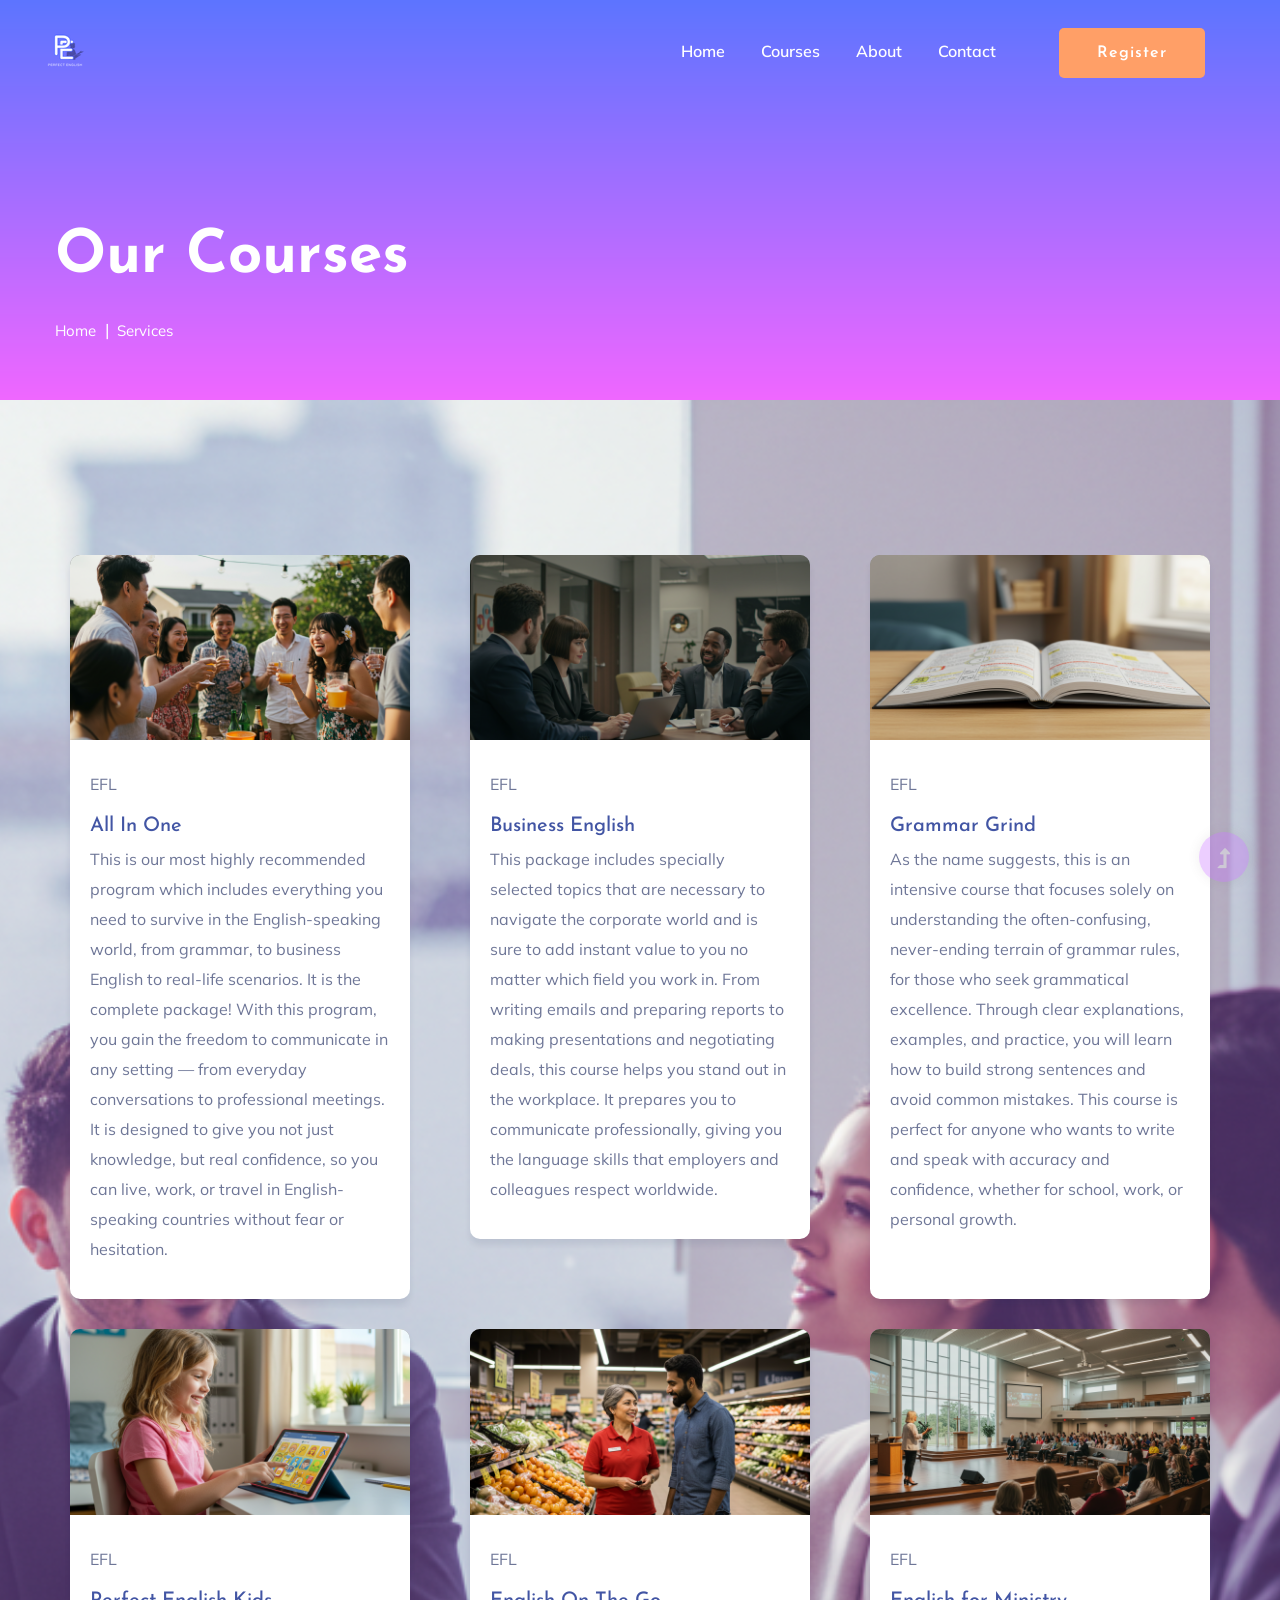
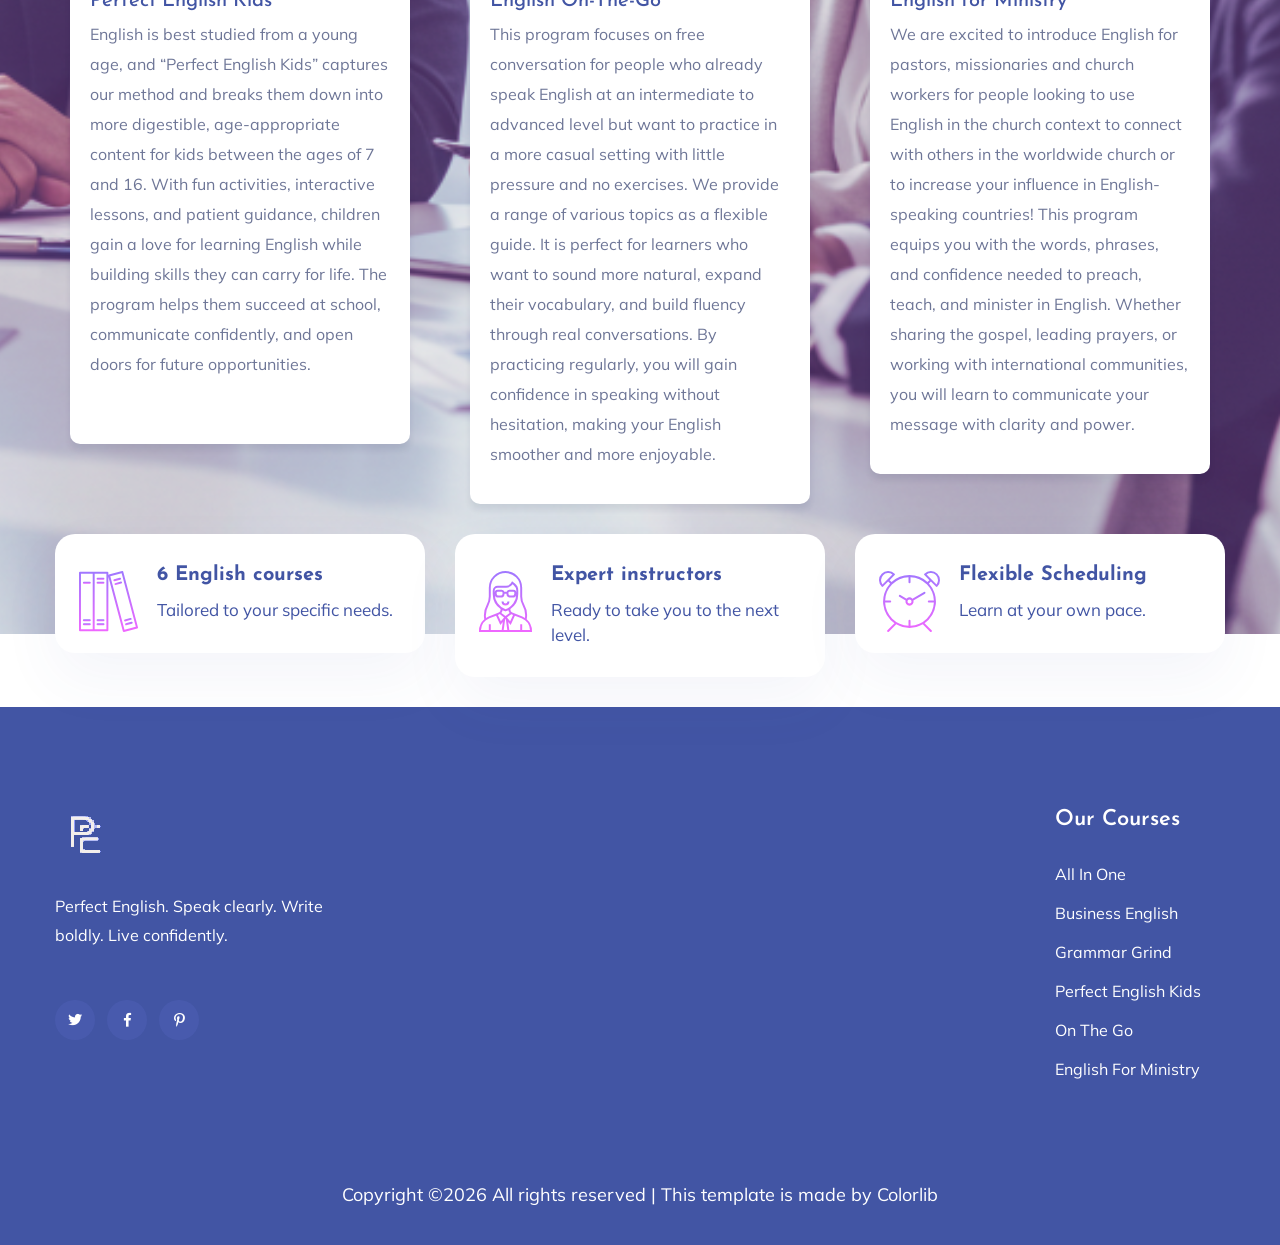
<file: courses.html>
<!doctype html>
<html class="no-js" lang="zxx">
<head>
    <meta charset="utf-8">
    <meta http-equiv="x-ua-compatible" content="ie=edge">
    <title>Perfect English | Courses</title>
    <meta name="description" content="">
    <meta name="viewport" content="width=device-width, initial-scale=1">
    <link rel="manifest" href="site.webmanifest">
    <link rel="shortcut icon" type="image/x-icon" href="assets/img/logo/PE purblue copy.png">

    <!-- CSS here -->
    <link rel="stylesheet" href="assets/css/bootstrap.min.css">
    <link rel="stylesheet" href="assets/css/owl.carousel.min.css">
    <link rel="stylesheet" href="assets/css/slicknav.css">
    <link rel="stylesheet" href="assets/css/flaticon.css">
    <link rel="stylesheet" href="assets/css/progressbar_barfiller.css">
    <link rel="stylesheet" href="assets/css/gijgo.css">
    <link rel="stylesheet" href="assets/css/animate.min.css">
    <link rel="stylesheet" href="assets/css/animated-headline.css">
    <link rel="stylesheet" href="assets/css/magnific-popup.css">
    <link rel="stylesheet" href="assets/css/fontawesome-all.min.css">
    <link rel="stylesheet" href="assets/css/themify-icons.css">
    <link rel="stylesheet" href="assets/css/slick.css">
    <link rel="stylesheet" href="assets/css/nice-select.css">
    <link rel="stylesheet" href="assets/css/style.css">
</head>

<body>
    <!-- ? Preloader Start -->
    <div id="preloader-active">
        <div class="preloader d-flex align-items-center justify-content-center">
            <div class="preloader-inner position-relative">
                <div class="preloader-circle"></div>
                <div class="preloader-img pere-text">
                    <img src="assets/img/logo/PE white.png" alt="">
                </div>
            </div>
        </div>
    </div>
    <!-- Preloader Start -->
    <!-- Header Start -->
    <div class="header-area header-transparent">
        <div class="main-header ">
            <div class="header-bottom  header-sticky">
                <div class="container-fluid">
                    <div class="row align-items-center">
                        <!-- Logo -->
                        <div class="col-xl-2 col-lg-2">
                            <div class="logo">
                                <a href="index.html"><img src="assets/img/logo/PE-final.png" alt=""></a>
                            </div>
                        </div>
                        <div class="col-xl-10 col-lg-10">
                            <div class="menu-wrapper d-flex align-items-center justify-content-end">
                                <!-- Main-menu -->
                                <div class="main-menu d-none d-lg-block">
                                    <nav>
                                        <ul id="navigation">                                                                                          
                                            <li class="active" ><a href="index.html">Home</a></li>
                                            <li><a href="courses.html">Courses</a></li>
                                            <li><a href="about.html">About</a></li>
                                            <li><a href="contact.html">Contact</a></li>
                                            <!-- Button -->
                                            <li class="button-header margin-left "><a href="register.html" class="btn">Register</a></li>
                                            <!-- <li class="button-header"><a href="login.html" class="btn btn3">Log in</a></li> -->
                                        </ul>
                                    </nav>
                                </div>
                            </div>
                        </div> 
                        <!-- Mobile Menu -->
                        <div class="col-12">
                            <div class="mobile_menu d-block d-lg-none"></div>
                        </div>
                    </div>
                </div>
            </div>
        </div>
    </div>
    <!-- Header End -->
    <main>
        <!--? slider Area Start-->
        <section class="slider-area slider-area2">
            <div class="slider-active">
                <!-- Single Slider -->
                <div class="single-slider slider-height2">
                    <div class="container">
                        <div class="row">
                            <div class="col-xl-8 col-lg-11 col-md-12">
                                <div class="hero__caption hero__caption2">
                                    <h1 data-animation="bounceIn" data-delay="0.2s">Our Courses</h1>
                                    <!-- breadcrumb Start-->
                                    <nav aria-label="breadcrumb">
                                        <ol class="breadcrumb">
                                            <li class="breadcrumb-item"><a href="index.html">Home</a></li>
                                            <li class="breadcrumb-item"><a href="#">Services</a></li> 
                                        </ol>
                                    </nav>
                                    <!-- breadcrumb End -->
                                </div>
                            </div>
                        </div>
                    </div>          
                </div>
            </div>
        </section>
        <!-- Courses area start -->
        <div class="courses-area section-padding40 fix">
            <div class="container">
                <div class="row justify-content-center">
                    <div class="col-xl-7 col-lg-8">
                        <div class="section-tittle text-center mb-55">
                            <!-- <h2>Our Courses</h2> -->
                        </div>
                    </div>
                </div>
                <div class="row">
                    <div class="col-lg-4">
                        <div class="properties properties2 mb-30">
                            <div class="properties__card">
                                <div class="properties__img overlay1">
                                    <a href="#"><img src="assets/img/gallery/pe-images/all3.jpg" alt=""></a>
                                </div>
                                <div class="properties__caption">
                                    <p>EFL</p>
                                    <h3><a href="#">All In One</a></h3>
                                    <p>This is our most highly recommended program which includes everything you
                                        need to survive in the English-speaking world, from grammar, to business English to real-life
                                        scenarios. It is the complete package! With this program, you gain the freedom to communicate 
                                        in any setting — from everyday conversations to professional meetings. 
                                        It is designed to give you not just knowledge, but real confidence, 
                                        so you can live, work, or travel in English-speaking countries without 
                                        fear or hesitation.
                                    </p>
                                    <!-- <a href="/all-in-one.html" class="border-btn border-btn2">Find out more</a> -->
                                </div>
    
                            </div>
                        </div>
                    </div>
                    <div class="col-lg-4">
                        <div class="properties properties2 mb-30">
                            <div class="properties__card">
                                <div class="properties__img overlay1">
                                    <a href="#"><img src="assets/img/gallery/pe-images/Business1.jpg" alt=""></a>
                                </div>
                                <div class="properties__caption">
                                    <p>EFL</p>
                                    <h3><a href="#">Business English</a></h3>
                                    <p>
                                        This package includes specially selected topics that are necessary to
                                        navigate the corporate world and is sure to add instant value to you no matter which field you
                                        work in. From writing emails and preparing reports to making presentations and negotiating deals, this course helps you
                                        stand out in the workplace. It prepares you to communicate professionally, giving you the language skills that employers
                                        and colleagues respect worldwide.
                                    </p>
                                    <!-- <a href="/business.html" class="border-btn border-btn2">Find out more</a> -->
                                </div>
                            </div>
                        </div>
                    </div>
                    <div class="col-lg-4">
                        <div class="properties properties2 mb-30">
                            <div class="properties__card">
                                <div class="properties__img overlay1">
                                    <a href="#"><img src="assets/img/gallery/pe-images/grammar1.jpg" alt=""></a>
                                </div>
                                <div class="properties__caption">
                                    <p>EFL</p>
                                    <h3><a href="#">Grammar Grind</a></h3>
                                    <p>
                                        As the name suggests, this is an intensive course that focuses solely on
                                        understanding the often-confusing, never-ending terrain of grammar rules, for those who seek
                                        grammatical excellence.
                                        Through clear explanations, examples, and practice, you will 
                                        learn how to build strong sentences and avoid common mistakes. 
                                        This course is perfect for anyone who wants to write and speak 
                                        with accuracy and confidence, whether for school, work, or personal growth.
                                        <br>
                                        <br>
                                    </p>
                                    <!-- <a href="/grammar.html" class="border-btn border-btn2">Find out more</a> -->
                                </div>
    
                            </div>
                        </div>
                    </div>
                    <div class="col-lg-4">
                        <div class="properties properties2 mb-30">
                            <div class="properties__card">
                                <div class="properties__img overlay1">
                                    <a href="#"><img src="assets/img/gallery/pe-images/kid1.jpg" alt=""></a>
                                </div>
                                <div class="properties__caption">
                                    <p>EFL</p>
                                    <h3><a href="#">Perfect English Kids</a></h3>
                                    <p>
                                        English is best studied from a young age, and “Perfect English Kids”
                                        captures our method and breaks them down into more digestible, age-appropriate content for
                                        kids between the ages of 7 and 16.
                                        With fun activities, interactive lessons, and patient guidance, 
                                        children gain a love for learning English while building skills 
                                        they can carry for life. The program helps them succeed at school, 
                                        communicate confidently, and open doors for future opportunities.
                                        <br>
                                        <br>
                                    </p>
                                    <!-- <a href="/kids.html" class="border-btn border-btn2">Find out more</a> -->
                                </div>
    
                            </div>
                        </div>
                    </div>
                    <div class="col-lg-4">
                        <div class="properties properties2 mb-30">
                            <div class="properties__card">
                                <div class="properties__img overlay1">
                                    <a href="#"><img src="assets/img/gallery/pe-images/onthego2.jpg" alt=""></a>
                                </div>
                                <div class="properties__caption">
                                    <p>EFL</p>
                                    <h3><a href="#">English On-The-Go</a></h3>
                                    <p>
                                        This program focuses on free conversation for people who already speak
                                        English at an intermediate to advanced level but want to practice in a more casual setting with
                                        little pressure and no exercises. We provide a range of various topics as a flexible guide.
                                        It is perfect for learners who want to sound more natural, 
                                        expand their vocabulary, and build fluency through real conversations. 
                                        By practicing regularly, you will gain confidence in speaking without 
                                        hesitation, making your English smoother and more enjoyable.
                                    </p>
                                    <!-- <a href="/on-the-go.html" class="border-btn border-btn2">Find out more</a> -->
                                </div>
    
                            </div>
                        </div>
                    </div>
                    <div class="col-lg-4">
                        <div class="properties properties2 mb-30">
                            <div class="properties__card">
                                <div class="properties__img overlay1">
                                    <a href="#"><img src="assets/img/gallery/pe-images/ministry3.jpg" alt=""></a>
                                </div>
                                <div class="properties__caption">
                                    <p>EFL</p>
                                    <h3><a href="#">English for Ministry</a></h3>
                                    <p>
                                        We are excited to introduce English
                                        for pastors, missionaries and church
                                        workers for people looking to use 
                                        English in the church context to connect 
                                        with others in the worldwide church 
                                        or to increase your influence in 
                                        English-speaking countries!
                                        This program equips you with the words, 
                                        phrases, and confidence needed to preach, 
                                        teach, and minister in English. Whether 
                                        sharing the gospel, leading prayers, or 
                                        working with international communities, 
                                        you will learn to communicate your message 
                                        with clarity and power.
                                    </p>
                                    <!-- <a href="/ministry.html" class="border-btn border-btn2">Find out more</a> -->
                                </div>
    
                            </div>
                        </div>
                    </div>
                </div>
            </div>
        </div>
        <!-- Courses area End -->
        <!--? top subjects Area Start -->
        
        <!-- top subjects End -->  
        <!-- ? services-area -->
        <div class="services-area">
            <div class="container">
                <div class="row justify-content-sm-center">
                    <div class="col-lg-4 col-md-6 col-sm-8">
                        <div class="single-services mb-30">
                            <div class="features-icon">
                                <img src="assets/img/icon/icon1.svg" alt="">
                            </div>
                            <div class="features-caption">
                                <h3>6 English courses</h3>
                                <p>Tailored to your specific needs.</p>
                            </div>
                        </div>
                    </div>
                    <div class="col-lg-4 col-md-6 col-sm-8">
                        <div class="single-services mb-30">
                            <div class="features-icon">
                                <img src="assets/img/icon/icon2.svg" alt="">
                            </div>
                            <div class="features-caption">
                                <h3>Expert instructors</h3>
                                <p>Ready to take you to the next level.</p>
                            </div>
                        </div>
                    </div>
                    <div class="col-lg-4 col-md-6 col-sm-8">
                        <div class="single-services mb-30">
                            <div class="features-icon">
                                <img src="assets/img/icon/icon3.svg" alt="">
                            </div>
                            <div class="features-caption">
                                <h3>Flexible Scheduling</h3>
                                <p>Learn at your own pace.</p>
                            </div>
                        </div>
                    </div>
                </div>
            </div>
        </div>
    </main>
    <footer>
        <div class="footer-wrappper footer-bg">
           <!-- Footer Start-->
           <div class="footer-area footer-padding">
               <div class="container">
                   <div class="row justify-content-between">
                       <div class="col-xl-4 col-lg-5 col-md-4 col-sm-6">
                           <div class="single-footer-caption mb-50">
                               <div class="single-footer-caption mb-30">
                                   <!-- logo -->
                                   <div class="footer-logo mb-25">
                                       <a href="index.html"><img src="assets/img/logo/PE purblue.png" alt=""></a>
                                   </div>
                                   <div class="footer-tittle">
                                       <div class="footer-pera">
                                           <p>Perfect English. Speak clearly. Write boldly. Live confidently.</p>
                                       </div>
                                   </div>
                                   <!-- social -->
                                   <div class="footer-social">
                                       <a href="#"><i class="fab fa-twitter"></i></a>
                                       <a href="https://bit.ly/sai4ull"><i class="fab fa-facebook-f"></i></a>
                                       <a href="#"><i class="fab fa-pinterest-p"></i></a>
                                   </div>
                               </div>
                           </div>
                       </div>
                       <div class="col-xl-2 col-lg-3 col-md-4 col-sm-5">
                           <div class="single-footer-caption mb-50">
                               <div class="footer-tittle">
                                   <h4>Our Courses</h4>
                                   <ul>
                                       <li><a href="#">All In One</a></li>
                                       <li><a href="#">Business English</a></li>
                                       <li><a href="#">Grammar Grind</a></li>
                                       <li><a href="#">Perfect English Kids</a></li>
                                       <li><a href="#">On The Go</a></li>
                                       <li><a href="#">English For Ministry</a></li>
                                   </ul>
                               </div>
                           </div>
                       </div>
                   </div>
               </div>
           </div>
           <!-- footer-bottom area -->
           <div class="footer-bottom-area">
               <div class="container">
                   <div class="footer-border">
                       <div class="row d-flex align-items-center">
                           <div class="col-xl-12 ">
                               <div class="footer-copy-right text-center">
                                   <p><!-- Link back to Colorlib can't be removed. Template is licensed under CC BY 3.0. -->
                                     Copyright &copy;<script>document.write(new Date().getFullYear());</script> All rights reserved | This template is made by <a href="https://colorlib.com" target="_blank">Colorlib</a>
                                     <!-- Link back to Colorlib can't be removed. Template is licensed under CC BY 3.0. --></p>
                                 </div>
                             </div>
                         </div>
                     </div>
                 </div>
             </div>
             <!-- Footer End-->
         </div>
     </footer> 
      <!-- Scroll Up -->
      <div id="back-top" >
        <a title="Go to Top" href="#"> <i class="fas fa-level-up-alt"></i></a>
    </div>

    <!-- JS here -->
    <script src="./assets/js/vendor/modernizr-3.5.0.min.js"></script>
    <!-- Jquery, Popper, Bootstrap -->
    <script src="./assets/js/vendor/jquery-1.12.4.min.js"></script>
    <script src="./assets/js/popper.min.js"></script>
    <script src="./assets/js/bootstrap.min.js"></script>
    <!-- Jquery Mobile Menu -->
    <script src="./assets/js/jquery.slicknav.min.js"></script>

    <!-- Jquery Slick , Owl-Carousel Plugins -->
    <script src="./assets/js/owl.carousel.min.js"></script>
    <script src="./assets/js/slick.min.js"></script>
    <!-- One Page, Animated-HeadLin -->
    <script src="./assets/js/wow.min.js"></script>
    <script src="./assets/js/animated.headline.js"></script>
    <script src="./assets/js/jquery.magnific-popup.js"></script>

    <!-- Date Picker -->
    <script src="./assets/js/gijgo.min.js"></script>
    <!-- Nice-select, sticky -->
    <script src="./assets/js/jquery.nice-select.min.js"></script>
    <script src="./assets/js/jquery.sticky.js"></script>
    <!-- Progress -->
    <script src="./assets/js/jquery.barfiller.js"></script>
    
    <!-- counter , waypoint,Hover Direction -->
    <script src="./assets/js/jquery.counterup.min.js"></script>
    <script src="./assets/js/waypoints.min.js"></script>
    <script src="./assets/js/jquery.countdown.min.js"></script>
    <script src="./assets/js/hover-direction-snake.min.js"></script>

    <!-- contact js -->
    <script src="./assets/js/contact.js"></script>
    <script src="./assets/js/jquery.form.js"></script>
    <script src="./assets/js/jquery.validate.min.js"></script>
    <script src="./assets/js/mail-script.js"></script>
    <script src="./assets/js/jquery.ajaxchimp.min.js"></script>
    
    <!-- Jquery Plugins, main Jquery -->	
    <script src="./assets/js/plugins.js"></script>
    <script src="./assets/js/main.js"></script>
    
</body>
</html>
</file>
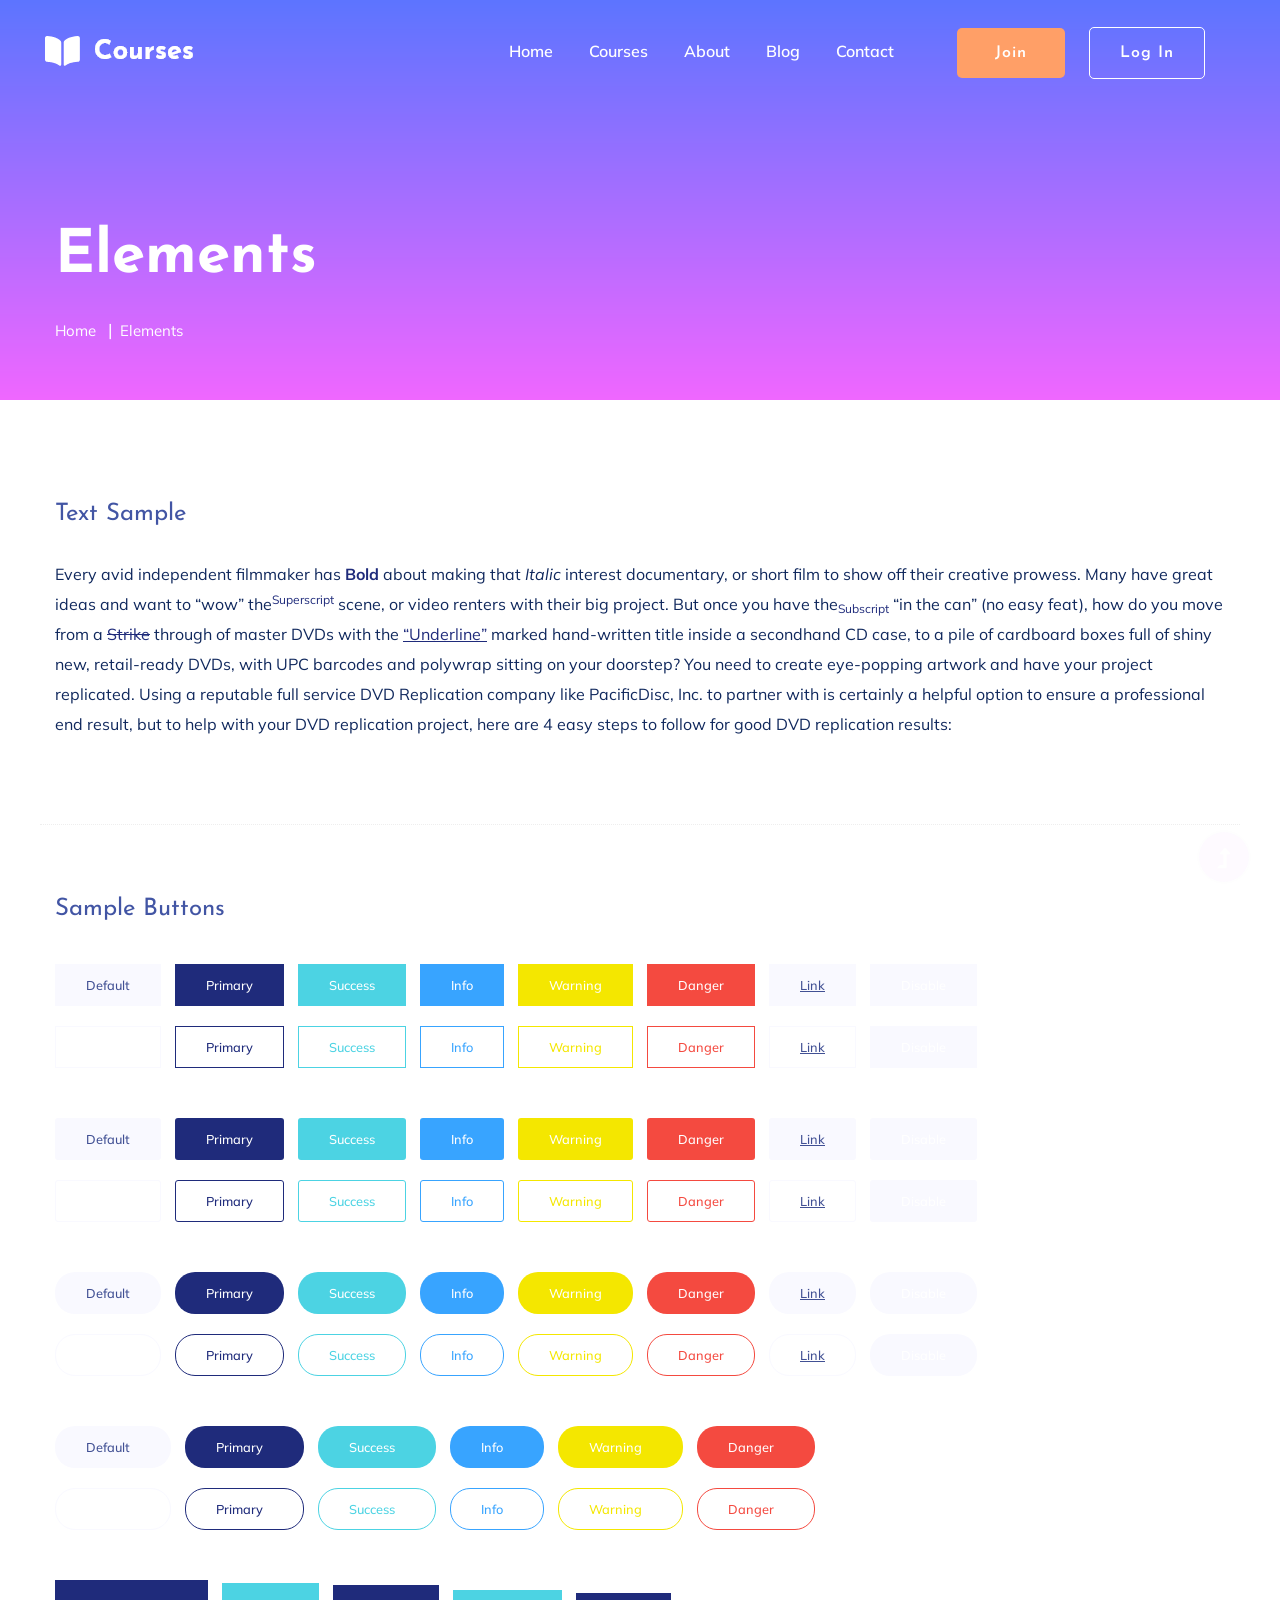
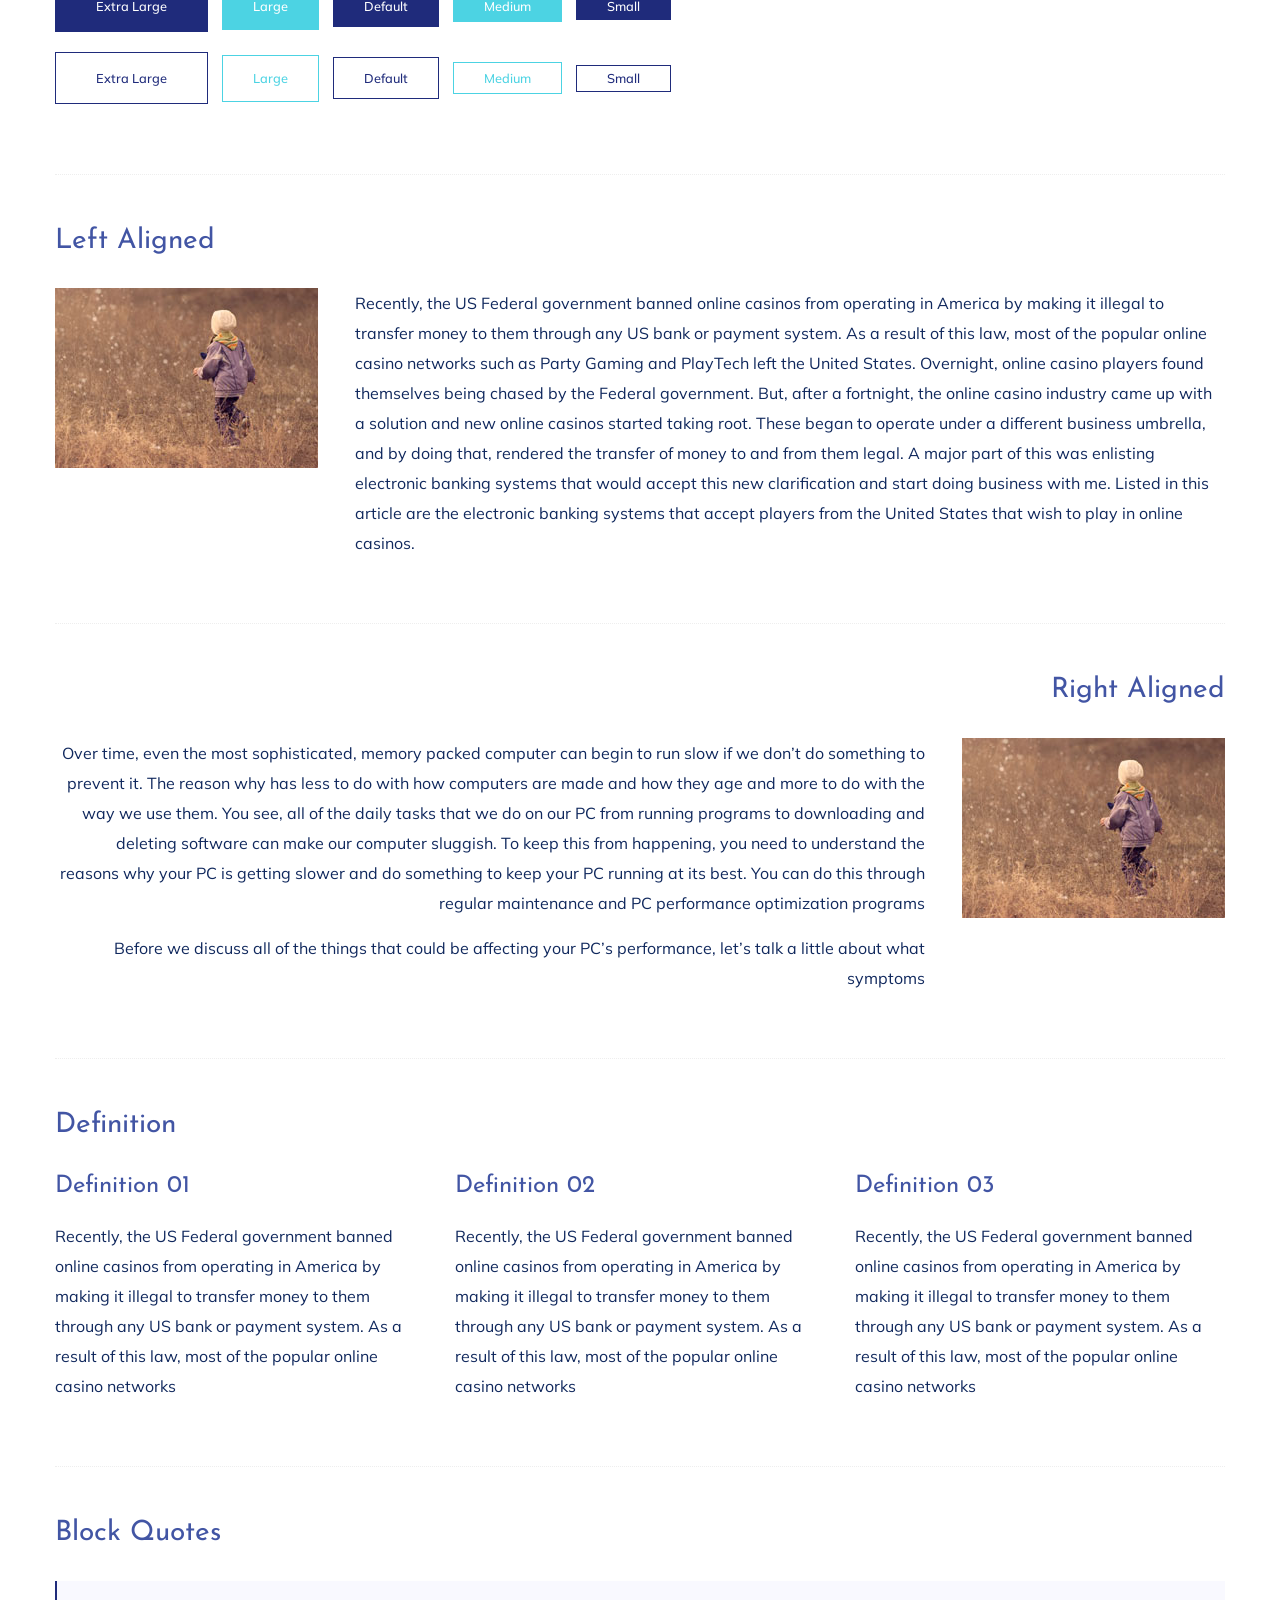
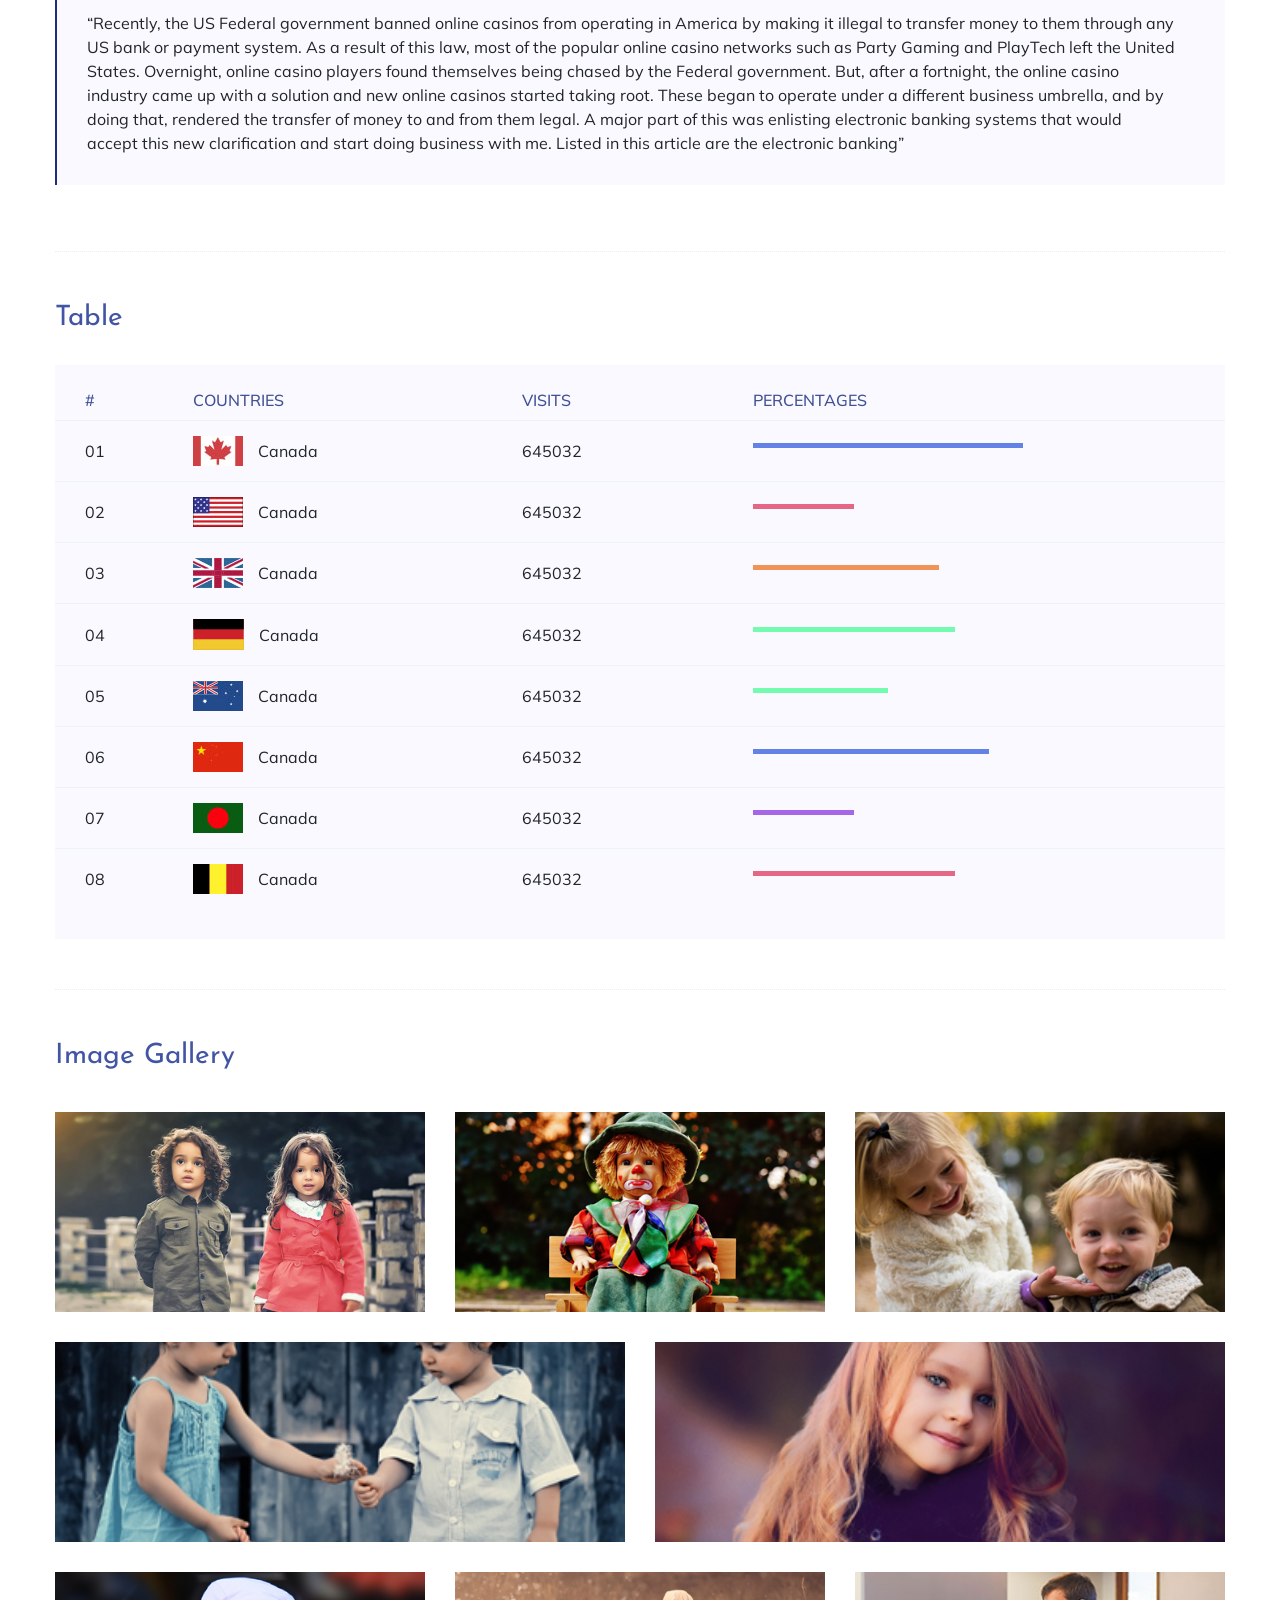
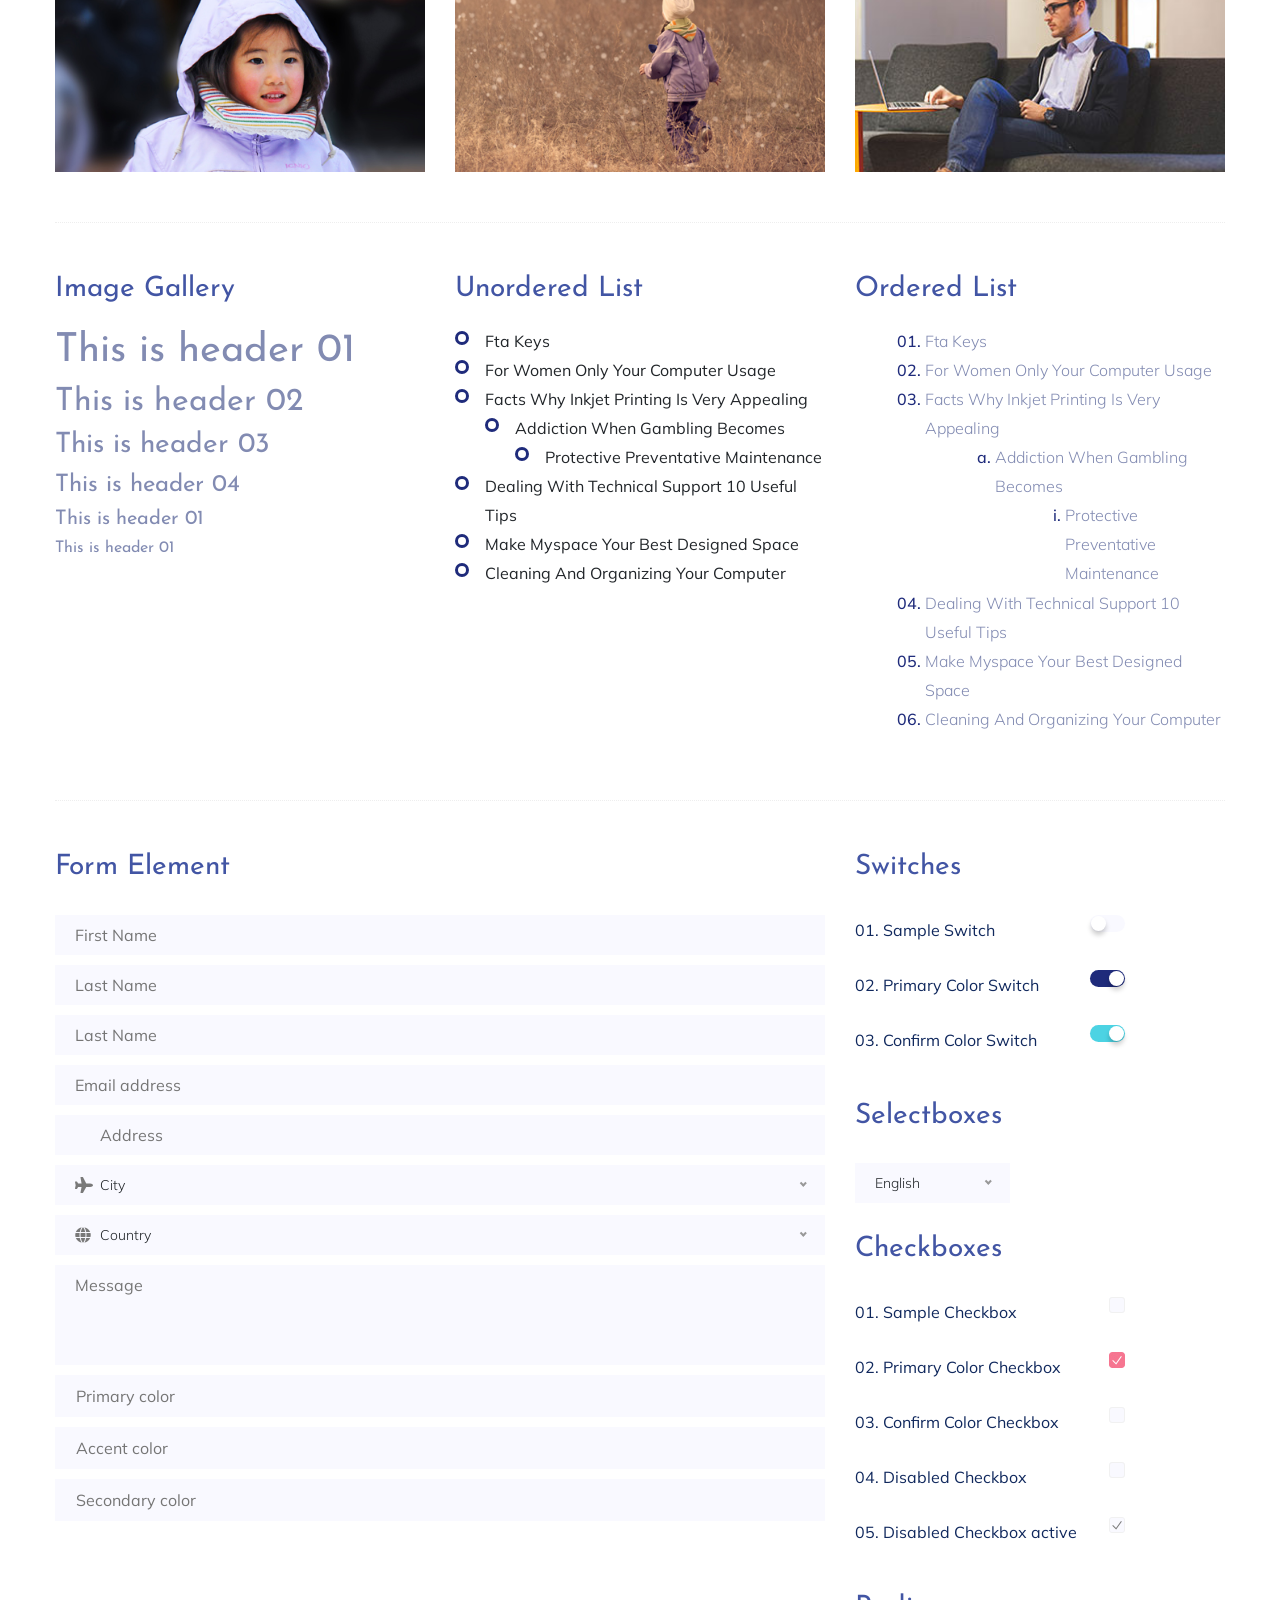
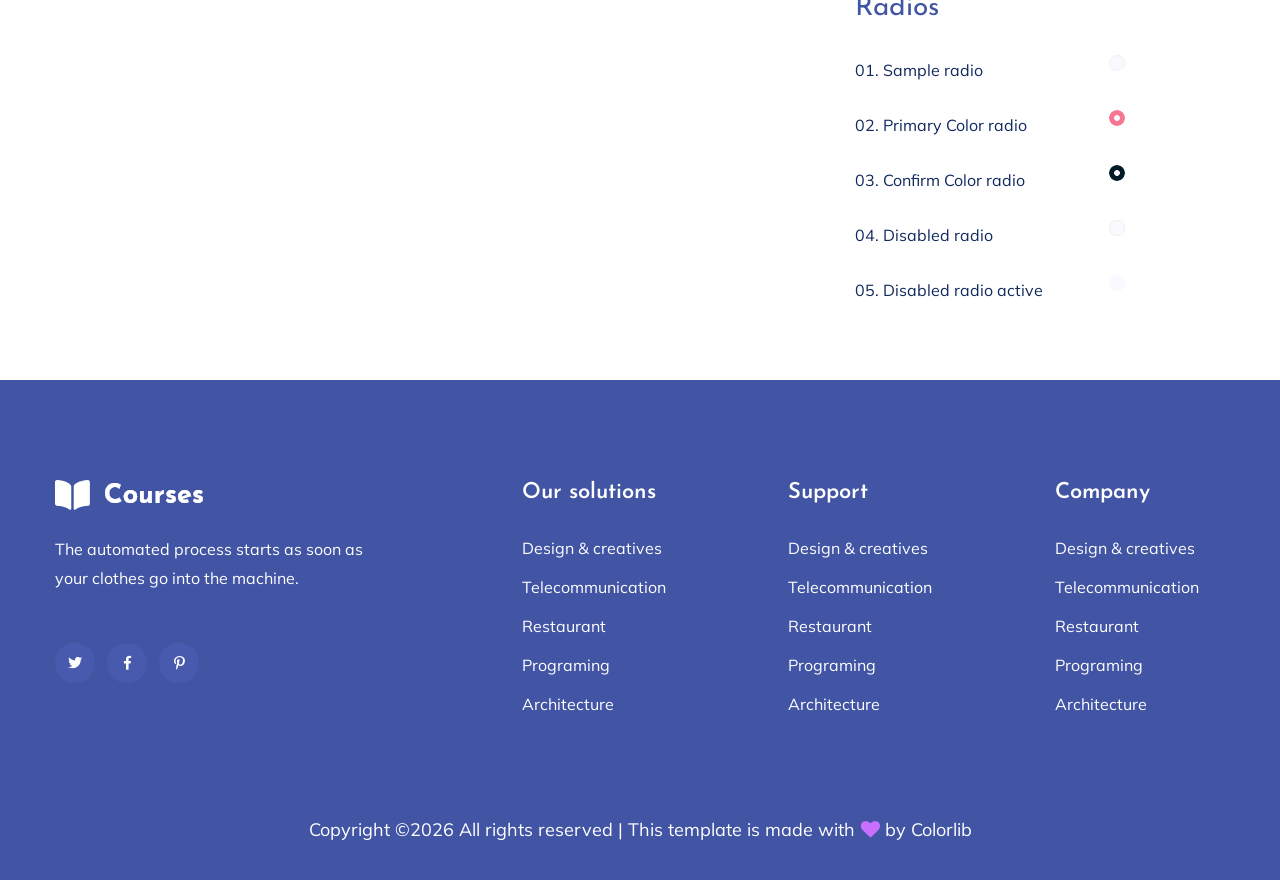
<file: elements.html>
<!doctype html>
<html class="no-js" lang="zxx">
<head>
	<meta charset="utf-8">
	<meta http-equiv="x-ua-compatible" content="ie=edge">
	<title>Courses | Education</title>
	<meta name="description" content="">
	<meta name="viewport" content="width=device-width, initial-scale=1">
	<link rel="shortcut icon" type="image/x-icon" href="assets/img/favicon.ico">

	<!-- CSS here -->
	<link rel="stylesheet" href="assets/css/bootstrap.min.css">
	<link rel="stylesheet" href="assets/css/owl.carousel.min.css">
	<link rel="stylesheet" href="assets/css/slicknav.css">
	<link rel="stylesheet" href="assets/css/animate.min.css">
	<link rel="stylesheet" href="assets/css/hamburgers.min.css">
	<link rel="stylesheet" href="assets/css/magnific-popup.css">
	<link rel="stylesheet" href="assets/css/fontawesome-all.min.css">
	<link rel="stylesheet" href="assets/css/themify-icons.css">
	<link rel="stylesheet" href="assets/css/slick.css">
	<link rel="stylesheet" href="assets/css/nice-select.css">
	<link rel="stylesheet" href="assets/css/style.css">
</head>
<body>
	<!--? Preloader Start -->
	<div id="preloader-active">
		<div class="preloader d-flex align-items-center justify-content-center">
			<div class="preloader-inner position-relative">
				<div class="preloader-circle"></div>
				<div class="preloader-img pere-text">
					<img src="assets/img/logo/loder.png" alt="">
				</div>
			</div>
		</div>
	</div>
	<!-- Preloader Start -->
	<!-- Header Start -->
	<div class="header-area header-transparent">
		<div class="main-header ">
			<div class="header-bottom  header-sticky">
				<div class="container-fluid">
					<div class="row align-items-center">
						<!-- Logo -->
						<div class="col-xl-2 col-lg-2">
							<div class="logo">
								<a href="index.html"><img src="assets/img/logo/logo.png" alt=""></a>
							</div>
						</div>
						<div class="col-xl-10 col-lg-10">
							<div class="menu-wrapper d-flex align-items-center justify-content-end">
								<!-- Main-menu -->
								<div class="main-menu d-none d-lg-block">
									<nav>
										<ul id="navigation">                                                                                          
											<li class="active" ><a href="index.html">Home</a></li>
											<li><a href="courses.html">Courses</a></li>
											<li><a href="about.html">About</a></li>
											<li><a href="#">Blog</a>
												<ul class="submenu">
													<li><a href="blog.html">Blog</a></li>
													<li><a href="blog_details.html">Blog Details</a></li>
													<li><a href="elements.html">Element</a></li>
												</ul>
											</li>
											<li><a href="contact.html">Contact</a></li>
											<!-- Button -->
											<li class="button-header margin-left "><a href="#" class="btn">Join</a></li>
											<li class="button-header"><a href="login.html" class="btn btn3">Log in</a></li>
										</ul>
									</nav>
								</div>
							</div>
						</div> 
						<!-- Mobile Menu -->
						<div class="col-12">
							<div class="mobile_menu d-block d-lg-none"></div>
						</div>
					</div>
				</div>
			</div>
		</div>
	</div>
	<!-- Header End -->
	<main>
		<!--? slider Area Start-->
		<section class="slider-area slider-area2">
			<div class="slider-active">
				<!-- Single Slider -->
				<div class="single-slider slider-height2">
					<div class="container">
						<div class="row">
							<div class="col-xl-8 col-lg-11 col-md-12">
								<div class="hero__caption hero__caption2">
									<h1 data-animation="bounceIn" data-delay="0.2s">Elements</h1>
									<!-- breadcrumb Start-->
									<nav aria-label="breadcrumb">
										<ol class="breadcrumb">
											<li class="breadcrumb-item"><a href="index.html">Home</a></li>
											<li class="breadcrumb-item"><a href="#">Elements</a></li> 
										</ol>
									</nav>
									<!-- breadcrumb End -->
								</div>
							</div>
						</div>
					</div>          
				</div>
			</div>
		</section>
		<!--? Start Sample Area -->
		<section class="sample-text-area">
			<div class="container box_1170">
				<h3 class="text-heading">Text Sample</h3>
				<p class="sample-text">
					Every avid independent filmmaker has <b>Bold</b> about making that <i>Italic</i> interest documentary,
					or short
					film to show off their creative prowess. Many have great ideas and want to “wow”
					the<sup>Superscript</sup> scene,
					or video renters with their big project. But once you have the<sub>Subscript</sub> “in the can” (no easy
					feat), how
					do you move from a <del>Strike</del> through of master DVDs with the <u>“Underline”</u> marked
					hand-written title
					inside a secondhand CD case, to a pile of cardboard boxes full of shiny new, retail-ready DVDs, with UPC
					barcodes
					and polywrap sitting on your doorstep? You need to create eye-popping artwork and have your project
					replicated.
					Using a reputable full service DVD Replication company like PacificDisc, Inc. to partner with is
					certainly a
					helpful option to ensure a professional end result, but to help with your DVD replication project, here
					are 4 easy
					steps to follow for good DVD replication results:
					
				</p>
			</div>
		</section>
		<!-- End Sample Area -->
		<!--? Start Button -->
		<section class="button-area">
			<div class="container box_1170 border-top-generic">
				<h3 class="text-heading">Sample Buttons</h3>
				<div class="button-group-area">
					<a href="#" class="genric-btn default">Default</a>
					<a href="#" class="genric-btn primary">Primary</a>
					<a href="#" class="genric-btn success">Success</a>
					<a href="#" class="genric-btn info">Info</a>
					<a href="#" class="genric-btn warning">Warning</a>
					<a href="#" class="genric-btn danger">Danger</a>
					<a href="#" class="genric-btn link">Link</a>
					<a href="#" class="genric-btn disable">Disable</a>
				</div>
				<div class="button-group-area mt-10">
					<a href="#" class="genric-btn default-border">Default</a>
					<a href="#" class="genric-btn primary-border">Primary</a>
					<a href="#" class="genric-btn success-border">Success</a>
					<a href="#" class="genric-btn info-border">Info</a>
					<a href="#" class="genric-btn warning-border">Warning</a>
					<a href="#" class="genric-btn danger-border">Danger</a>
					<a href="#" class="genric-btn link-border">Link</a>
					<a href="#" class="genric-btn disable">Disable</a>
				</div>
				<div class="button-group-area mt-40">
					<a href="#" class="genric-btn default radius">Default</a>
					<a href="#" class="genric-btn primary radius">Primary</a>
					<a href="#" class="genric-btn success radius">Success</a>
					<a href="#" class="genric-btn info radius">Info</a>
					<a href="#" class="genric-btn warning radius">Warning</a>
					<a href="#" class="genric-btn danger radius">Danger</a>
					<a href="#" class="genric-btn link radius">Link</a>
					<a href="#" class="genric-btn disable radius">Disable</a>
				</div>
				<div class="button-group-area mt-10">
					<a href="#" class="genric-btn default-border radius">Default</a>
					<a href="#" class="genric-btn primary-border radius">Primary</a>
					<a href="#" class="genric-btn success-border radius">Success</a>
					<a href="#" class="genric-btn info-border radius">Info</a>
					<a href="#" class="genric-btn warning-border radius">Warning</a>
					<a href="#" class="genric-btn danger-border radius">Danger</a>
					<a href="#" class="genric-btn link-border radius">Link</a>
					<a href="#" class="genric-btn disable radius">Disable</a>
				</div>
				<div class="button-group-area mt-40">
					<a href="#" class="genric-btn default circle">Default</a>
					<a href="#" class="genric-btn primary circle">Primary</a>
					<a href="#" class="genric-btn success circle">Success</a>
					<a href="#" class="genric-btn info circle">Info</a>
					<a href="#" class="genric-btn warning circle">Warning</a>
					<a href="#" class="genric-btn danger circle">Danger</a>
					<a href="#" class="genric-btn link circle">Link</a>
					<a href="#" class="genric-btn disable circle">Disable</a>
				</div>
				<div class="button-group-area mt-10">
					<a href="#" class="genric-btn default-border circle">Default</a>
					<a href="#" class="genric-btn primary-border circle">Primary</a>
					<a href="#" class="genric-btn success-border circle">Success</a>
					<a href="#" class="genric-btn info-border circle">Info</a>
					<a href="#" class="genric-btn warning-border circle">Warning</a>
					<a href="#" class="genric-btn danger-border circle">Danger</a>
					<a href="#" class="genric-btn link-border circle">Link</a>
					<a href="#" class="genric-btn disable circle">Disable</a>
				</div>
				<div class="button-group-area mt-40">
					<a href="#" class="genric-btn default circle arrow">Default<span class="lnr lnr-arrow-right"></span></a>
					<a href="#" class="genric-btn primary circle arrow">Primary<span class="lnr lnr-arrow-right"></span></a>
					<a href="#" class="genric-btn success circle arrow">Success<span class="lnr lnr-arrow-right"></span></a>
					<a href="#" class="genric-btn info circle arrow">Info<span class="lnr lnr-arrow-right"></span></a>
					<a href="#" class="genric-btn warning circle arrow">Warning<span class="lnr lnr-arrow-right"></span></a>
					<a href="#" class="genric-btn danger circle arrow">Danger<span class="lnr lnr-arrow-right"></span></a>
				</div>
				<div class="button-group-area mt-10">
					<a href="#" class="genric-btn default-border circle arrow">Default<span
						class="lnr lnr-arrow-right"></span></a>
						<a href="#" class="genric-btn primary-border circle arrow">Primary<span
							class="lnr lnr-arrow-right"></span></a>
							<a href="#" class="genric-btn success-border circle arrow">Success<span
								class="lnr lnr-arrow-right"></span></a>
								<a href="#" class="genric-btn info-border circle arrow">Info<span
									class="lnr lnr-arrow-right"></span></a>
									<a href="#" class="genric-btn warning-border circle arrow">Warning<span
										class="lnr lnr-arrow-right"></span></a>
										<a href="#" class="genric-btn danger-border circle arrow">Danger<span
											class="lnr lnr-arrow-right"></span></a>
										</div>
										<div class="button-group-area mt-40">
											<a href="#" class="genric-btn primary e-large">Extra Large</a>
											<a href="#" class="genric-btn success large">Large</a>
											<a href="#" class="genric-btn primary">Default</a>
											<a href="#" class="genric-btn success medium">Medium</a>
											<a href="#" class="genric-btn primary small">Small</a>
										</div>
										<div class="button-group-area mt-10">
											<a href="#" class="genric-btn primary-border e-large">Extra Large</a>
											<a href="#" class="genric-btn success-border large">Large</a>
											<a href="#" class="genric-btn primary-border">Default</a>
											<a href="#" class="genric-btn success-border medium">Medium</a>
											<a href="#" class="genric-btn primary-border small">Small</a>
										</div>
									</div>
								</section>
								<!-- End Button -->
								<!--? Start Align Area -->
								<div class="whole-wrap">
									<div class="container box_1170">
										<div class="section-top-border">
											<h3 class="mb-30">Left Aligned</h3>
											<div class="row">
												<div class="col-md-3">
													<img src="assets/img/elements/d.jpg" alt="" class="img-fluid">
												</div>
												<div class="col-md-9 mt-sm-20">
													<p>Recently, the US Federal government banned online casinos from operating in America by making
														it illegal to
														transfer money to them through any US bank or payment system. As a result of this law, most
														of the popular
														online casino networks such as Party Gaming and PlayTech left the United States. Overnight,
														online casino
														players found themselves being chased by the Federal government. But, after a fortnight, the
														online casino
														industry came up with a solution and new online casinos started taking root. These began to
														operate under a
														different business umbrella, and by doing that, rendered the transfer of money to and from
														them legal. A major
														part of this was enlisting electronic banking systems that would accept this new
														clarification and start doing
														business with me. Listed in this article are the electronic banking systems that accept
														players from the United
													States that wish to play in online casinos.</p>
												</div>
											</div>
										</div>
										<div class="section-top-border text-right">
											<h3 class="mb-30">Right Aligned</h3>
											<div class="row">
												<div class="col-md-9">
													<p class="text-right">Over time, even the most sophisticated, memory packed computer can begin
														to run slow if we
														don’t do something to prevent it. The reason why has less to do with how computers are made
														and how they age and
														more to do with the way we use them. You see, all of the daily tasks that we do on our PC
														from running programs
														to downloading and deleting software can make our computer sluggish. To keep this from
														happening, you need to
														understand the reasons why your PC is getting slower and do something to keep your PC
														running at its best. You
													can do this through regular maintenance and PC performance optimization programs</p>
													<p class="text-right">Before we discuss all of the things that could be affecting your PC’s
														performance, let’s
													talk a little about what symptoms</p>
												</div>
												<div class="col-md-3">
													<img src="assets/img/elements/d.jpg" alt="" class="img-fluid">
												</div>
											</div>
										</div>
										<div class="section-top-border">
											<h3 class="mb-30">Definition</h3>
											<div class="row">
												<div class="col-md-4">
													<div class="single-defination">
														<h4 class="mb-20">Definition 01</h4>
														<p>Recently, the US Federal government banned online casinos from operating in America by
															making it illegal to
															transfer money to them through any US bank or payment system. As a result of this law,
															most of the popular
														online casino networks</p>
													</div>
												</div>
												<div class="col-md-4">
													<div class="single-defination">
														<h4 class="mb-20">Definition 02</h4>
														<p>Recently, the US Federal government banned online casinos from operating in America by
															making it illegal to
															transfer money to them through any US bank or payment system. As a result of this law,
															most of the popular
														online casino networks</p>
													</div>
												</div>
												<div class="col-md-4">
													<div class="single-defination">
														<h4 class="mb-20">Definition 03</h4>
														<p>Recently, the US Federal government banned online casinos from operating in America by
															making it illegal to
															transfer money to them through any US bank or payment system. As a result of this law,
															most of the popular
														online casino networks</p>
													</div>
												</div>
											</div>
										</div>
										<div class="section-top-border">
											<h3 class="mb-30">Block Quotes</h3>
											<div class="row">
												<div class="col-lg-12">
													<blockquote class="generic-blockquote">
														“Recently, the US Federal government banned online casinos from operating in America by
														making it illegal to
														transfer money to them through any US bank or payment system. As a result of this law, most
														of the popular
														online casino networks such as Party Gaming and PlayTech left the United States. Overnight,
														online casino
														players found themselves being chased by the Federal government. But, after a fortnight, the
														online casino
														industry came up with a solution and new online casinos started taking root. These began to
														operate under a
														different business umbrella, and by doing that, rendered the transfer of money to and from
														them legal. A major
														part of this was enlisting electronic banking systems that would accept this new
														clarification and start doing
														business with me. Listed in this article are the electronic banking”
													</blockquote>
												</div>
											</div>
										</div>
										<div class="section-top-border">
											<h3 class="mb-30">Table</h3>
											<div class="progress-table-wrap">
												<div class="progress-table">
													<div class="table-head">
														<div class="serial">#</div>
														<div class="country">Countries</div>
														<div class="visit">Visits</div>
														<div class="percentage">Percentages</div>
													</div>
													<div class="table-row">
														<div class="serial">01</div>
														<div class="country"> <img src="assets/img/elements/f1.jpg" alt="flag">Canada</div>
														<div class="visit">645032</div>
														<div class="percentage">
															<div class="progress">
																<div class="progress-bar color-1" role="progressbar" style="width: 80%"
																aria-valuenow="80" aria-valuemin="0" aria-valuemax="100"></div>
															</div>
														</div>
													</div>
													<div class="table-row">
														<div class="serial">02</div>
														<div class="country"> <img src="assets/img/elements/f2.jpg" alt="flag">Canada</div>
														<div class="visit">645032</div>
														<div class="percentage">
															<div class="progress">
																<div class="progress-bar color-2" role="progressbar" style="width: 30%"
																aria-valuenow="30" aria-valuemin="0" aria-valuemax="100"></div>
															</div>
														</div>
													</div>
													<div class="table-row">
														<div class="serial">03</div>
														<div class="country"> <img src="assets/img/elements/f3.jpg" alt="flag">Canada</div>
														<div class="visit">645032</div>
														<div class="percentage">
															<div class="progress">
																<div class="progress-bar color-3" role="progressbar" style="width: 55%"
																aria-valuenow="55" aria-valuemin="0" aria-valuemax="100"></div>
															</div>
														</div>
													</div>
													<div class="table-row">
														<div class="serial">04</div>
														<div class="country"> <img src="assets/img/elements/f4.jpg" alt="flag">Canada</div>
														<div class="visit">645032</div>
														<div class="percentage">
															<div class="progress">
																<div class="progress-bar color-4" role="progressbar" style="width: 60%"
																aria-valuenow="60" aria-valuemin="0" aria-valuemax="100"></div>
															</div>
														</div>
													</div>
													<div class="table-row">
														<div class="serial">05</div>
														<div class="country"> <img src="assets/img/elements/f5.jpg" alt="flag">Canada</div>
														<div class="visit">645032</div>
														<div class="percentage">
															<div class="progress">
																<div class="progress-bar color-5" role="progressbar" style="width: 40%"
																aria-valuenow="40" aria-valuemin="0" aria-valuemax="100"></div>
															</div>
														</div>
													</div>
													<div class="table-row">
														<div class="serial">06</div>
														<div class="country"> <img src="assets/img/elements/f6.jpg" alt="flag">Canada</div>
														<div class="visit">645032</div>
														<div class="percentage">
															<div class="progress">
																<div class="progress-bar color-6" role="progressbar" style="width: 70%"
																aria-valuenow="70" aria-valuemin="0" aria-valuemax="100"></div>
															</div>
														</div>
													</div>
													<div class="table-row">
														<div class="serial">07</div>
														<div class="country"> <img src="assets/img/elements/f7.jpg" alt="flag">Canada</div>
														<div class="visit">645032</div>
														<div class="percentage">
															<div class="progress">
																<div class="progress-bar color-7" role="progressbar" style="width: 30%"
																aria-valuenow="30" aria-valuemin="0" aria-valuemax="100"></div>
															</div>
														</div>
													</div>
													<div class="table-row">
														<div class="serial">08</div>
														<div class="country"> <img src="assets/img/elements/f8.jpg" alt="flag">Canada</div>
														<div class="visit">645032</div>
														<div class="percentage">
															<div class="progress">
																<div class="progress-bar color-8" role="progressbar" style="width: 60%"
																aria-valuenow="60" aria-valuemin="0" aria-valuemax="100"></div>
															</div>
														</div>
													</div>
												</div>
											</div>
										</div>
										<div class="section-top-border">
											<h3>Image Gallery</h3>
											<div class="row gallery-item">
												<div class="col-md-4">
													<a href="assets/img/elements/g1.jpg" class="img-pop-up">
														<div class="single-gallery-image" style="background: url(assets/img/elements/g1.jpg);"></div>
													</a>
												</div>
												<div class="col-md-4">
													<a href="assets/img/elements/g2.jpg" class="img-pop-up">
														<div class="single-gallery-image" style="background: url(assets/img/elements/g2.jpg);"></div>
													</a>
												</div>
												<div class="col-md-4">
													<a href="assets/img/elements/g3.jpg" class="img-pop-up">
														<div class="single-gallery-image" style="background: url(assets/img/elements/g3.jpg);"></div>
													</a>
												</div>
												<div class="col-md-6">
													<a href="assets/img/elements/g4.jpg" class="img-pop-up">
														<div class="single-gallery-image" style="background: url(assets/img/elements/g4.jpg);"></div>
													</a>
												</div>
												<div class="col-md-6">
													<a href="assets/img/elements/g5.jpg" class="img-pop-up">
														<div class="single-gallery-image" style="background: url(assets/img/elements/g5.jpg);"></div>
													</a>
												</div>
												<div class="col-md-4">
													<a href="assets/img/elements/g6.jpg" class="img-pop-up">
														<div class="single-gallery-image" style="background: url(assets/img/elements/g6.jpg);"></div>
													</a>
												</div>
												<div class="col-md-4">
													<a href="assets/img/elements/g7.jpg" class="img-pop-up">
														<div class="single-gallery-image" style="background: url(assets/img/elements/g7.jpg);"></div>
													</a>
												</div>
												<div class="col-md-4">
													<a href="assets/img/elements/g8.jpg" class="img-pop-up">
														<div class="single-gallery-image" style="background: url(assets/img/elements/g8.jpg);"></div>
													</a>
												</div>
											</div>
										</div>
										<div class="section-top-border">
											<div class="row">
												<div class="col-md-4">
													<h3 class="mb-20">Image Gallery</h3>
													<div class="typography">
														<h1>This is header 01</h1>
														<h2>This is header 02</h2>
														<h3>This is header 03</h3>
														<h4>This is header 04</h4>
														<h5>This is header 01</h5>
														<h6>This is header 01</h6>
													</div>
												</div>
												<div class="col-md-4 mt-sm-30">
													<h3 class="mb-20">Unordered List</h3>
													<div class="">
														<ul class="unordered-list">
															<li>Fta Keys</li>
															<li>For Women Only Your Computer Usage</li>
															<li>Facts Why Inkjet Printing Is Very Appealing
																<ul>
																	<li>Addiction When Gambling Becomes
																		<ul>
																			<li>Protective Preventative Maintenance</li>
																		</ul>
																	</li>
																</ul>
															</li>
															<li>Dealing With Technical Support 10 Useful Tips</li>
															<li>Make Myspace Your Best Designed Space</li>
															<li>Cleaning And Organizing Your Computer</li>
														</ul>
													</div>
												</div>
												<div class="col-md-4 mt-sm-30">
													<h3 class="mb-20">Ordered List</h3>
													<div class="">
														<ol class="ordered-list">
															<li><span>Fta Keys</span></li>
															<li><span>For Women Only Your Computer Usage</span></li>
															<li><span>Facts Why Inkjet Printing Is Very Appealing</span>
																<ol class="ordered-list-alpha">
																	<li><span>Addiction When Gambling Becomes</span>
																		<ol class="ordered-list-roman">
																			<li><span>Protective Preventative Maintenance</span></li>
																		</ol>
																	</li>
																</ol>
															</li>
															<li><span>Dealing With Technical Support 10 Useful Tips</span></li>
															<li><span>Make Myspace Your Best Designed Space</span></li>
															<li><span>Cleaning And Organizing Your Computer</span></li>
														</ol>
													</div>
												</div>
											</div>
										</div>
										<div class="section-top-border">
											<div class="row">
												<div class="col-lg-8 col-md-8">
													<h3 class="mb-30">Form Element</h3>
													<form action="#">
														<div class="mt-10">
															<input type="text" name="first_name" placeholder="First Name"
															onfocus="this.placeholder = ''" onblur="this.placeholder = 'First Name'" required
															class="single-input">
														</div>
														<div class="mt-10">
															<input type="text" name="last_name" placeholder="Last Name"
															onfocus="this.placeholder = ''" onblur="this.placeholder = 'Last Name'" required
															class="single-input">
														</div>
														<div class="mt-10">
															<input type="text" name="last_name" placeholder="Last Name"
															onfocus="this.placeholder = ''" onblur="this.placeholder = 'Last Name'" required
															class="single-input">
														</div>
														<div class="mt-10">
															<input type="email" name="EMAIL" placeholder="Email address"
															onfocus="this.placeholder = ''" onblur="this.placeholder = 'Email address'" required
															class="single-input">
														</div>
														<div class="input-group-icon mt-10">
															<div class="icon"><i class="fa fa-thumb-tack" aria-hidden="true"></i></div>
															<input type="text" name="address" placeholder="Address" onfocus="this.placeholder = ''"
															onblur="this.placeholder = 'Address'" required class="single-input">
														</div>
														<div class="input-group-icon mt-10">
															<div class="icon"><i class="fa fa-plane" aria-hidden="true"></i></div>
															<div class="form-select" id="default-select"">
																<select>
																	<option value=" 1">City</option>
																	<option value="1">Dhaka</option>
																	<option value="1">Dilli</option>
																	<option value="1">Newyork</option>
																	<option value="1">Islamabad</option>
																</select>
															</div>
														</div>
														<div class="input-group-icon mt-10">
															<div class="icon"><i class="fa fa-globe" aria-hidden="true"></i></div>
															<div class="form-select" id="default-select"">
																<select>
																	<option value=" 1">Country</option>
																	<option value="1">Bangladesh</option>
																	<option value="1">India</option>
																	<option value="1">England</option>
																	<option value="1">Srilanka</option>
																</select>
															</div>
														</div>
														
														<div class="mt-10">
															<textarea class="single-textarea" placeholder="Message" onfocus="this.placeholder = ''"
															onblur="this.placeholder = 'Message'" required></textarea>
														</div>
														<div class="mt-10">
															<input type="text" name="first_name" placeholder="Primary color"
															onfocus="this.placeholder = ''" onblur="this.placeholder = 'Primary color'" required
															class="single-input-primary">
														</div>
														<div class="mt-10">
															<input type="text" name="first_name" placeholder="Accent color"
															onfocus="this.placeholder = ''" onblur="this.placeholder = 'Accent color'" required
															class="single-input-accent">
														</div>
														<div class="mt-10">
															<input type="text" name="first_name" placeholder="Secondary color"
															onfocus="this.placeholder = ''" onblur="this.placeholder = 'Secondary color'"
															required class="single-input-secondary">
														</div>
													</form>
												</div>
												<div class="col-lg-3 col-md-4 mt-sm-30">
													<div class="single-element-widget">
														<h3 class="mb-30">Switches</h3>
														<div class="switch-wrap d-flex justify-content-between">
															<p>01. Sample Switch</p>
															<div class="primary-switch">
																<input type="checkbox" id="default-switch">
																<label for="default-switch"></label>
															</div>
														</div>
														<div class="switch-wrap d-flex justify-content-between">
															<p>02. Primary Color Switch</p>
															<div class="primary-switch">
																<input type="checkbox" id="primary-switch" checked>
																<label for="primary-switch"></label>
															</div>
														</div>
														<div class="switch-wrap d-flex justify-content-between">
															<p>03. Confirm Color Switch</p>
															<div class="confirm-switch">
																<input type="checkbox" id="confirm-switch" checked>
																<label for="confirm-switch"></label>
															</div>
														</div>
													</div>
													<div class="single-element-widget mt-30">
														<h3 class="mb-30">Selectboxes</h3>
														<div class="default-select" id="default-select"">
															<select>
																<option value=" 1">English</option>
																<option value="1">Spanish</option>
																<option value="1">Arabic</option>
																<option value="1">Portuguise</option>
																<option value="1">Bengali</option>
															</select>
														</div>
													</div>
													<div class="single-element-widget mt-30">
														<h3 class="mb-30">Checkboxes</h3>
														<div class="switch-wrap d-flex justify-content-between">
															<p>01. Sample Checkbox</p>
															<div class="primary-checkbox">
																<input type="checkbox" id="default-checkbox">
																<label for="default-checkbox"></label>
															</div>
														</div>
														<div class="switch-wrap d-flex justify-content-between">
															<p>02. Primary Color Checkbox</p>
															<div class="primary-checkbox">
																<input type="checkbox" id="primary-checkbox" checked>
																<label for="primary-checkbox"></label>
															</div>
														</div>
														<div class="switch-wrap d-flex justify-content-between">
															<p>03. Confirm Color Checkbox</p>
															<div class="confirm-checkbox">
																<input type="checkbox" id="confirm-checkbox">
																<label for="confirm-checkbox"></label>
															</div>
														</div>
														<div class="switch-wrap d-flex justify-content-between">
															<p>04. Disabled Checkbox</p>
															<div class="disabled-checkbox">
																<input type="checkbox" id="disabled-checkbox" disabled>
																<label for="disabled-checkbox"></label>
															</div>
														</div>
														<div class="switch-wrap d-flex justify-content-between">
															<p>05. Disabled Checkbox active</p>
															<div class="disabled-checkbox">
																<input type="checkbox" id="disabled-checkbox-active" checked disabled>
																<label for="disabled-checkbox-active"></label>
															</div>
														</div>
													</div>
													<div class="single-element-widget mt-30">
														<h3 class="mb-30">Radios</h3>
														<div class="switch-wrap d-flex justify-content-between">
															<p>01. Sample radio</p>
															<div class="primary-radio">
																<input type="checkbox" id="default-radio">
																<label for="default-radio"></label>
															</div>
														</div>
														<div class="switch-wrap d-flex justify-content-between">
															<p>02. Primary Color radio</p>
															<div class="primary-radio">
																<input type="checkbox" id="primary-radio" checked>
																<label for="primary-radio"></label>
															</div>
														</div>
														<div class="switch-wrap d-flex justify-content-between">
															<p>03. Confirm Color radio</p>
															<div class="confirm-radio">
																<input type="checkbox" id="confirm-radio" checked>
																<label for="confirm-radio"></label>
															</div>
														</div>
														<div class="switch-wrap d-flex justify-content-between">
															<p>04. Disabled radio</p>
															<div class="disabled-radio">
																<input type="checkbox" id="disabled-radio" disabled>
																<label for="disabled-radio"></label>
															</div>
														</div>
														<div class="switch-wrap d-flex justify-content-between">
															<p>05. Disabled radio active</p>
															<div class="disabled-radio">
																<input type="checkbox" id="disabled-radio-active" checked disabled>
																<label for="disabled-radio-active"></label>
															</div>
														</div>
													</div>
												</div>
											</div>
										</div>
									</div>
								</div>
								<!-- End Align Area -->
							</main>
							<footer>
								<div class="footer-wrappper footer-bg">
									<!-- Footer Start-->
									<div class="footer-area footer-padding">
										<div class="container">
											<div class="row justify-content-between">
												<div class="col-xl-4 col-lg-5 col-md-4 col-sm-6">
													<div class="single-footer-caption mb-50">
														<div class="single-footer-caption mb-30">
															<!-- logo -->
															<div class="footer-logo mb-25">
																<a href="index.html"><img src="assets/img/logo/logo2_footer.png" alt=""></a>
															</div>
															<div class="footer-tittle">
																<div class="footer-pera">
																	<p>The automated process starts as soon as your clothes go into the machine.</p>
																</div>
															</div>
															<!-- social -->
															<div class="footer-social">
																<a href="#"><i class="fab fa-twitter"></i></a>
																<a href="https://bit.ly/sai4ull"><i class="fab fa-facebook-f"></i></a>
																<a href="#"><i class="fab fa-pinterest-p"></i></a>
															</div>
														</div>
													</div>
												</div>
												<div class="col-xl-2 col-lg-3 col-md-4 col-sm-5">
													<div class="single-footer-caption mb-50">
														<div class="footer-tittle">
															<h4>Our solutions</h4>
															<ul>
																<li><a href="#">Design & creatives</a></li>
																<li><a href="#">Telecommunication</a></li>
																<li><a href="#">Restaurant</a></li>
																<li><a href="#">Programing</a></li>
																<li><a href="#">Architecture</a></li>
															</ul>
														</div>
													</div>
												</div>
												<div class="col-xl-2 col-lg-4 col-md-4 col-sm-6">
													<div class="single-footer-caption mb-50">
														<div class="footer-tittle">
															<h4>Support</h4>
															<ul>
																<li><a href="#">Design & creatives</a></li>
																<li><a href="#">Telecommunication</a></li>
																<li><a href="#">Restaurant</a></li>
																<li><a href="#">Programing</a></li>
																<li><a href="#">Architecture</a></li>
															</ul>
														</div>
													</div>
												</div>
												<div class="col-xl-2 col-lg-3 col-md-4 col-sm-6">
													<div class="single-footer-caption mb-50">
														<div class="footer-tittle">
															<h4>Company</h4>
															<ul>
																<li><a href="#">Design & creatives</a></li>
																<li><a href="#">Telecommunication</a></li>
																<li><a href="#">Restaurant</a></li>
																<li><a href="#">Programing</a></li>
																<li><a href="#">Architecture</a></li>
															</ul>
														</div>
													</div>
												</div>
											</div>
										</div>
									</div>
									<!-- footer-bottom area -->
									<div class="footer-bottom-area">
										<div class="container">
											<div class="footer-border">
												<div class="row d-flex align-items-center">
													<div class="col-xl-12 ">
														<div class="footer-copy-right text-center">
															<p><!-- Link back to Colorlib can't be removed. Template is licensed under CC BY 3.0. -->
																Copyright &copy;<script>document.write(new Date().getFullYear());</script> All rights reserved | This template is made with <i class="fa fa-heart" aria-hidden="true"></i> by <a href="https://colorlib.com" target="_blank">Colorlib</a>
																<!-- Link back to Colorlib can't be removed. Template is licensed under CC BY 3.0. --></p>
															</div>
														</div>
													</div>
												</div>
											</div>
										</div>
										<!-- Footer End-->
									</div>
								</footer> 
								<!-- Scroll Up -->
								<div id="back-top" >
									<a title="Go to Top" href="#"> <i class="fas fa-level-up-alt"></i></a>
								</div>
								<!-- JS here -->

								<script src="./assets/js/vendor/modernizr-3.5.0.min.js"></script>
								<!-- Jquery, Popper, Bootstrap -->
								<script src="./assets/js/vendor/jquery-1.12.4.min.js"></script>
								<script src="./assets/js/popper.min.js"></script>
								<script src="./assets/js/bootstrap.min.js"></script>
								<!-- Jquery Mobile Menu -->
								<script src="./assets/js/jquery.slicknav.min.js"></script>

								<!-- Jquery Slick , Owl-Carousel Plugins -->
								<script src="./assets/js/owl.carousel.min.js"></script>
								<script src="./assets/js/slick.min.js"></script>
								<!-- One Page, Animated-HeadLin -->
								<script src="./assets/js/wow.min.js"></script>
								<script src="./assets/js/animated.headline.js"></script>
								<script src="./assets/js/jquery.magnific-popup.js"></script>

								<!-- Date Picker -->
								<script src="./assets/js/gijgo.min.js"></script>
								<!-- Nice-select, sticky -->
								<script src="./assets/js/jquery.nice-select.min.js"></script>
								<script src="./assets/js/jquery.sticky.js"></script>
								
								<!-- counter , waypoint,Hover Direction -->
								<script src="./assets/js/jquery.counterup.min.js"></script>
								<script src="./assets/js/waypoints.min.js"></script>
								<script src="./assets/js/jquery.countdown.min.js"></script>
								<script src="./assets/js/hover-direction-snake.min.js"></script>

								<!-- contact js -->
								<script src="./assets/js/contact.js"></script>
								<script src="./assets/js/jquery.form.js"></script>
								<script src="./assets/js/jquery.validate.min.js"></script>
								<script src="./assets/js/mail-script.js"></script>
								<script src="./assets/js/jquery.ajaxchimp.min.js"></script>
								
								<!-- Jquery Plugins, main Jquery -->	
								<script src="./assets/js/plugins.js"></script>
								<script src="./assets/js/main.js"></script>
								
							</body>
							</html>
</file>
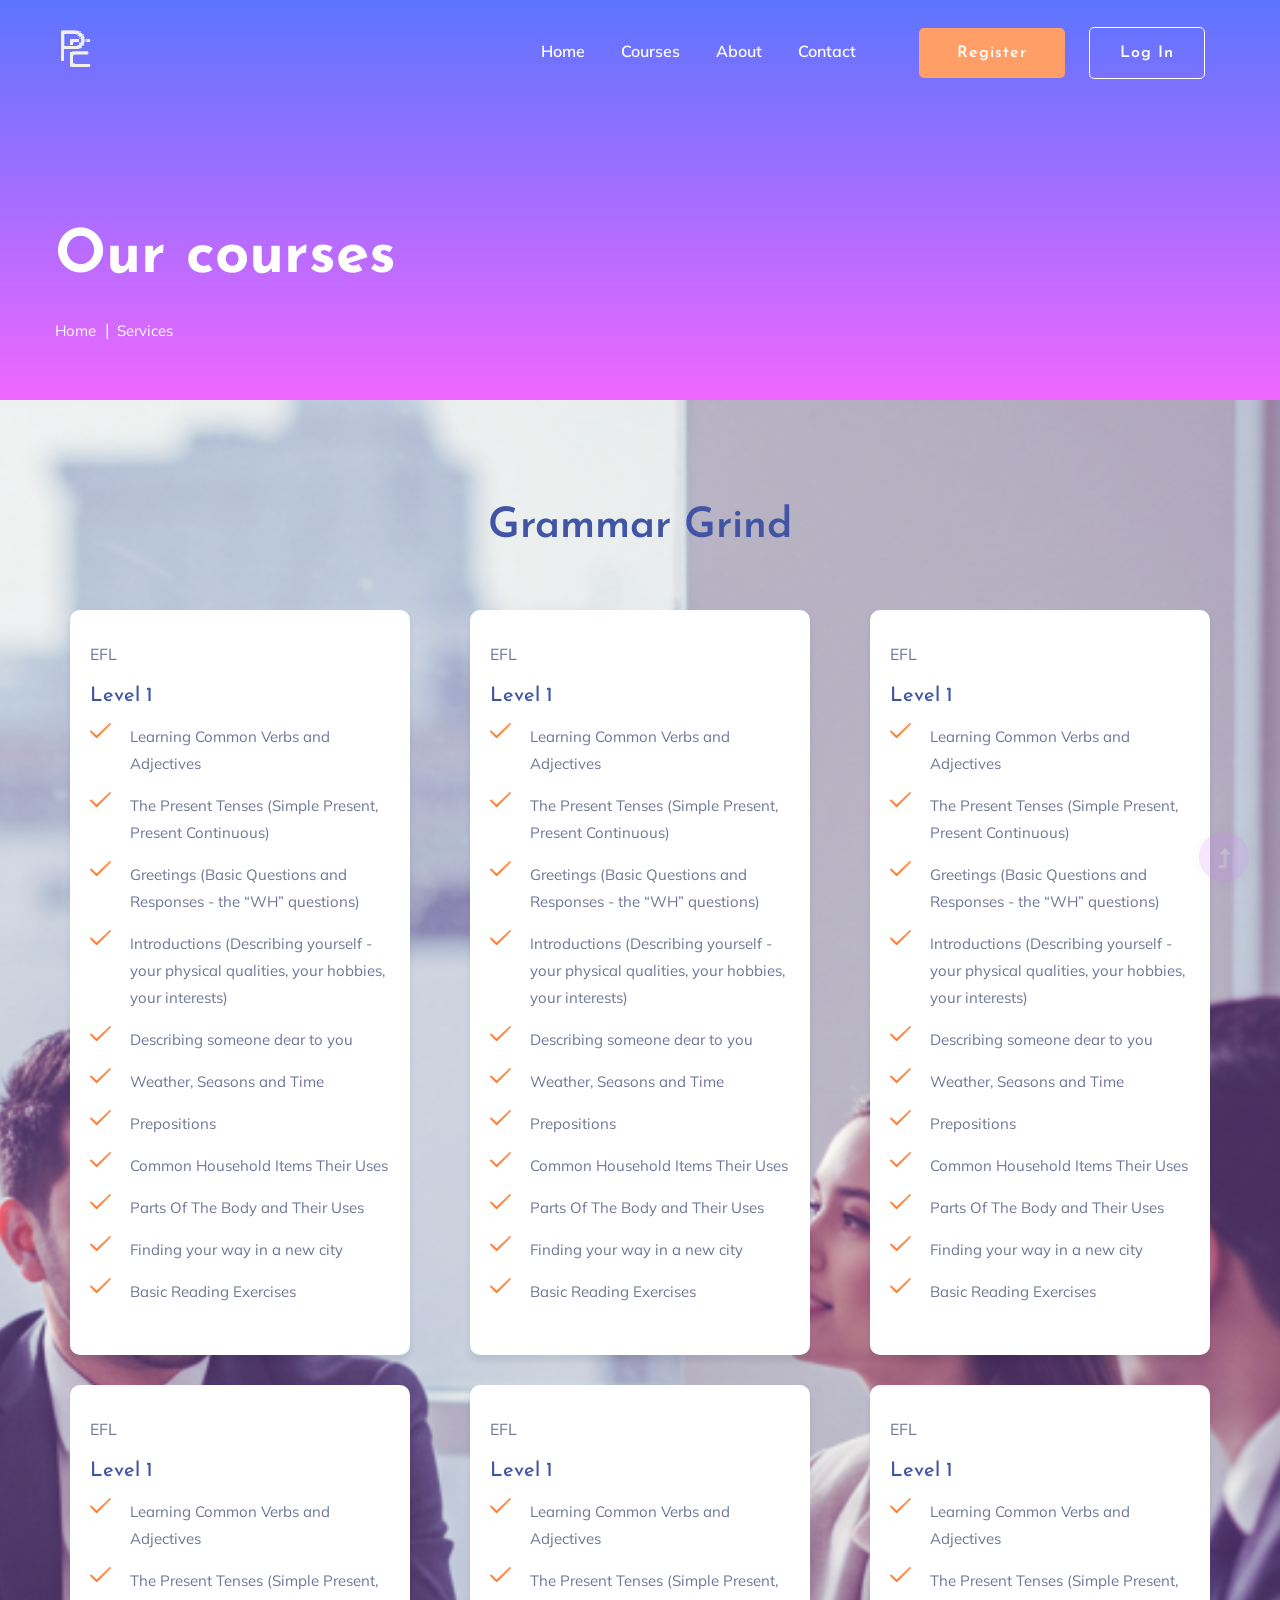
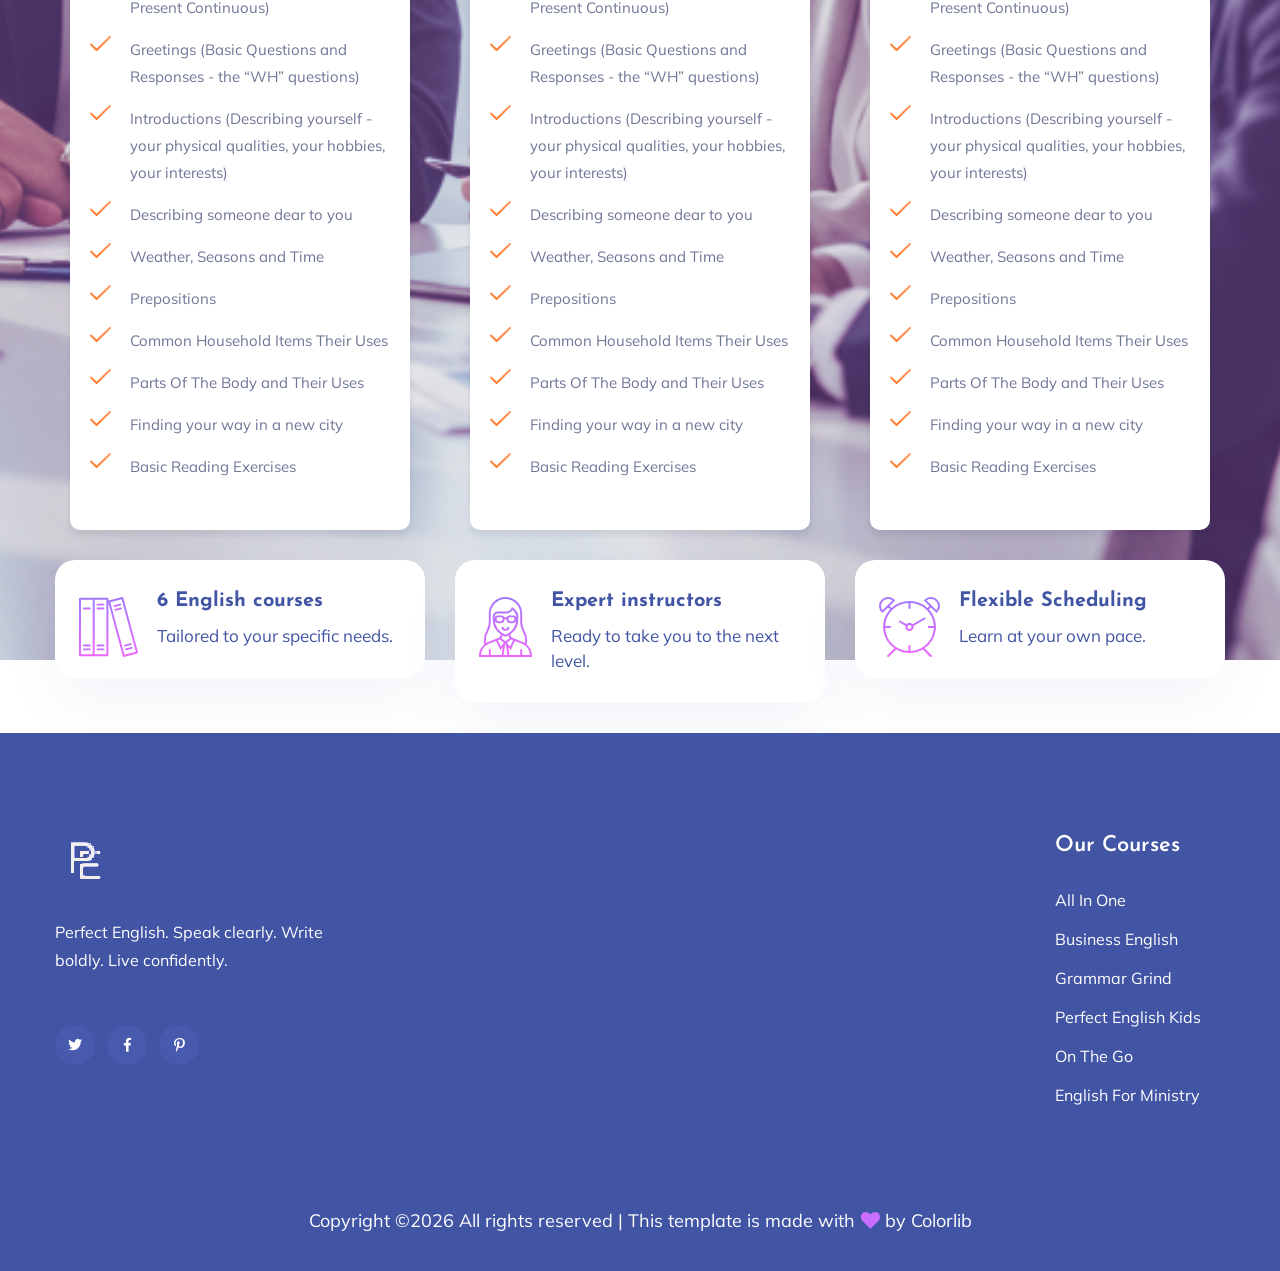
<file: grammar.html>
<!doctype html>
<html class="no-js" lang="zxx">
<head>
    <meta charset="utf-8">
    <meta http-equiv="x-ua-compatible" content="ie=edge">
    <title>Perfect English | Courses</title>
    <meta name="description" content="">
    <meta name="viewport" content="width=device-width, initial-scale=1">
    <link rel="manifest" href="site.webmanifest">
    <link rel="shortcut icon" type="image/x-icon" href="assets/img/logo/PE purblue copy.png">

    <!-- CSS here -->
    <link rel="stylesheet" href="assets/css/bootstrap.min.css">
    <link rel="stylesheet" href="assets/css/owl.carousel.min.css">
    <link rel="stylesheet" href="assets/css/slicknav.css">
    <link rel="stylesheet" href="assets/css/flaticon.css">
    <link rel="stylesheet" href="assets/css/progressbar_barfiller.css">
    <link rel="stylesheet" href="assets/css/gijgo.css">
    <link rel="stylesheet" href="assets/css/animate.min.css">
    <link rel="stylesheet" href="assets/css/animated-headline.css">
    <link rel="stylesheet" href="assets/css/magnific-popup.css">
    <link rel="stylesheet" href="assets/css/fontawesome-all.min.css">
    <link rel="stylesheet" href="assets/css/themify-icons.css">
    <link rel="stylesheet" href="assets/css/slick.css">
    <link rel="stylesheet" href="assets/css/nice-select.css">
    <link rel="stylesheet" href="assets/css/style.css">
</head>

<body>
    <!-- ? Preloader Start -->
    <div id="preloader-active">
        <div class="preloader d-flex align-items-center justify-content-center">
            <div class="preloader-inner position-relative">
                <div class="preloader-circle"></div>
                <div class="preloader-img pere-text">
                    <img src="assets/img/logo/PE purblue copy.png" alt="">
                </div>
            </div>
        </div>
    </div>
    <!-- Preloader Start -->
    <!-- Header Start -->
    <div class="header-area header-transparent">
        <div class="main-header ">
            <div class="header-bottom  header-sticky">
                <div class="container-fluid">
                    <div class="row align-items-center">
                        <!-- Logo -->
                        <div class="col-xl-2 col-lg-2">
                            <div class="logo">
                                <a href="index.html"><img src="assets/img/logo/PE purblue.png" alt=""></a>
                            </div>
                        </div>
                        <div class="col-xl-10 col-lg-10">
                            <div class="menu-wrapper d-flex align-items-center justify-content-end">
                                <!-- Main-menu -->
                                <div class="main-menu d-none d-lg-block">
                                    <nav>
                                        <ul id="navigation">                                                                                          
                                            <li class="active" ><a href="index.html">Home</a></li>
                                            <li><a href="courses.html">Courses</a></li>
                                            <li><a href="about.html">About</a></li>
                                            <li><a href="contact.html">Contact</a></li>
                                            <!-- Button -->
                                            <li class="button-header margin-left "><a href="#" class="btn">Register</a></li>
                                            <li class="button-header"><a href="login.html" class="btn btn3">Log in</a></li>
                                        </ul>
                                    </nav>
                                </div>
                            </div>
                        </div> 
                        <!-- Mobile Menu -->
                        <div class="col-12">
                            <div class="mobile_menu d-block d-lg-none"></div>
                        </div>
                    </div>
                </div>
            </div>
        </div>
    </div>
    <!-- Header End -->
    <main>
        <!--? slider Area Start-->
        <section class="slider-area slider-area2">
            <div class="slider-active">
                <!-- Single Slider -->
                <div class="single-slider slider-height2">
                    <div class="container">
                        <div class="row">
                            <div class="col-xl-8 col-lg-11 col-md-12">
                                <div class="hero__caption hero__caption2">
                                    <h1 data-animation="bounceIn" data-delay="0.2s">Our courses</h1>
                                    <!-- breadcrumb Start-->
                                    <nav aria-label="breadcrumb">
                                        <ol class="breadcrumb">
                                            <li class="breadcrumb-item"><a href="index.html">Home</a></li>
                                            <li class="breadcrumb-item"><a href="#">Services</a></li> 
                                        </ol>
                                    </nav>
                                    <!-- breadcrumb End -->
                                </div>
                            </div>
                        </div>
                    </div>          
                </div>
            </div>
        </section>
        <!-- Courses area start -->
        <div class="courses-area section-padding40 fix">
            <div class="container">
                <div class="row justify-content-center">
                    <div class="col-xl-7 col-lg-8">
                        <div class="section-tittle text-center mb-55">
                            <h2>Grammar Grind</h2>
                        </div>
                    </div>
                </div>
                <div class="row">
                    <div class="col-lg-4">
                        <div class="properties properties2 mb-30">
                            <div class="properties__card">
                                
                                <div class="properties__caption">
                                    <p>EFL</p>
                                    <h3><a href="#">Level 1</a></h3>
                                    <p>
                                        <div class="single-features">
                                            <div class="features-icon">
                                                <img src="assets/img/icon/right-icon.svg" alt="">
                                            </div>
                                            <div class="features-caption">
                                                <p>Learning Common Verbs and Adjectives</p>
                                            </div>
                                        </div>
                                        <div class="single-features">
                                            <div class="features-icon">
                                                <img src="assets/img/icon/right-icon.svg" alt="">
                                            </div>
                                            <div class="features-caption">
                                                <p>The Present Tenses (Simple Present, Present Continuous)</p>
                                            </div>
                                        </div><div class="single-features">
                                            <div class="features-icon">
                                                <img src="assets/img/icon/right-icon.svg" alt="">
                                            </div>
                                            <div class="features-caption">
                                                <p>Greetings (Basic Questions and Responses - the “WH” questions)</p>
                                            </div>
                                        </div>
                                        <div class="single-features">
                                            <div class="features-icon">
                                                <img src="assets/img/icon/right-icon.svg" alt="">
                                            </div>
                                            <div class="features-caption">
                                                <p>Introductions (Describing yourself - your physical qualities, your hobbies, your interests)</p>
                                            </div>
                                        </div>
                                        <div class="single-features">
                                            <div class="features-icon">
                                                <img src="assets/img/icon/right-icon.svg" alt="">
                                            </div>
                                            <div class="features-caption">
                                                <p>Describing someone dear to you</p>
                                            </div>
                                        </div>
                                        <div class="single-features">
                                            <div class="features-icon">
                                                <img src="assets/img/icon/right-icon.svg" alt="">
                                            </div>
                                            <div class="features-caption">
                                                <p>Weather, Seasons and Time</p>
                                            </div>
                                        </div>
                                        <div class="single-features">
                                            <div class="features-icon">
                                                <img src="assets/img/icon/right-icon.svg" alt="">
                                            </div>
                                            <div class="features-caption">
                                                <p>Prepositions</p>
                                            </div>
                                        </div>
                                        <div class="single-features">
                                            <div class="features-icon">
                                                <img src="assets/img/icon/right-icon.svg" alt="">
                                            </div>
                                            <div class="features-caption">
                                                <p>Common Household Items Their Uses</p>
                                            </div>
                                        </div>
                                        <div class="single-features">
                                            <div class="features-icon">
                                                <img src="assets/img/icon/right-icon.svg" alt="">
                                            </div>
                                            <div class="features-caption">
                                                <p>Parts Of The Body and Their Uses</p>
                                            </div>
                                        </div>
                                        <div class="single-features">
                                            <div class="features-icon">
                                                <img src="assets/img/icon/right-icon.svg" alt="">
                                            </div>
                                            <div class="features-caption">
                                                <p>Finding your way in a new city</p>
                                            </div>
                                        </div>
                                        <div class="single-features">
                                            <div class="features-icon">
                                                <img src="assets/img/icon/right-icon.svg" alt="">
                                            </div>
                                            <div class="features-caption">
                                                <p>Basic Reading Exercises</p>
                                            </div>
                                        </div>
                                    </p>
                                </div>
                            </div>
                        </div>
                    </div>
                    <div class="col-lg-4">
                        <div class="properties properties2 mb-30">
                            <div class="properties__card">
                            
                                <div class="properties__caption">
                                    <p>EFL</p>
                                    <h3><a href="#">Level 1</a></h3>
                                    <p>
                                        <div class="single-features">
                                            <div class="features-icon">
                                                <img src="assets/img/icon/right-icon.svg" alt="">
                                            </div>
                                            <div class="features-caption">
                                                <p>Learning Common Verbs and Adjectives</p>
                                            </div>
                                        </div>
                                        <div class="single-features">
                                            <div class="features-icon">
                                                <img src="assets/img/icon/right-icon.svg" alt="">
                                            </div>
                                            <div class="features-caption">
                                                <p>The Present Tenses (Simple Present, Present Continuous)</p>
                                            </div>
                                        </div><div class="single-features">
                                            <div class="features-icon">
                                                <img src="assets/img/icon/right-icon.svg" alt="">
                                            </div>
                                            <div class="features-caption">
                                                <p>Greetings (Basic Questions and Responses - the “WH” questions)</p>
                                            </div>
                                        </div>
                                        <div class="single-features">
                                            <div class="features-icon">
                                                <img src="assets/img/icon/right-icon.svg" alt="">
                                            </div>
                                            <div class="features-caption">
                                                <p>Introductions (Describing yourself - your physical qualities, your hobbies, your interests)</p>
                                            </div>
                                        </div>
                                        <div class="single-features">
                                            <div class="features-icon">
                                                <img src="assets/img/icon/right-icon.svg" alt="">
                                            </div>
                                            <div class="features-caption">
                                                <p>Describing someone dear to you</p>
                                            </div>
                                        </div>
                                        <div class="single-features">
                                            <div class="features-icon">
                                                <img src="assets/img/icon/right-icon.svg" alt="">
                                            </div>
                                            <div class="features-caption">
                                                <p>Weather, Seasons and Time</p>
                                            </div>
                                        </div>
                                        <div class="single-features">
                                            <div class="features-icon">
                                                <img src="assets/img/icon/right-icon.svg" alt="">
                                            </div>
                                            <div class="features-caption">
                                                <p>Prepositions</p>
                                            </div>
                                        </div>
                                        <div class="single-features">
                                            <div class="features-icon">
                                                <img src="assets/img/icon/right-icon.svg" alt="">
                                            </div>
                                            <div class="features-caption">
                                                <p>Common Household Items Their Uses</p>
                                            </div>
                                        </div>
                                        <div class="single-features">
                                            <div class="features-icon">
                                                <img src="assets/img/icon/right-icon.svg" alt="">
                                            </div>
                                            <div class="features-caption">
                                                <p>Parts Of The Body and Their Uses</p>
                                            </div>
                                        </div>
                                        <div class="single-features">
                                            <div class="features-icon">
                                                <img src="assets/img/icon/right-icon.svg" alt="">
                                            </div>
                                            <div class="features-caption">
                                                <p>Finding your way in a new city</p>
                                            </div>
                                        </div>
                                        <div class="single-features">
                                            <div class="features-icon">
                                                <img src="assets/img/icon/right-icon.svg" alt="">
                                            </div>
                                            <div class="features-caption">
                                                <p>Basic Reading Exercises</p>
                                            </div>
                                        </div>
                                    </p>
                                </div>
                            </div>
                        </div>
                    </div>
                    <div class="col-lg-4">
                        <div class="properties properties2 mb-30">
                            <div class="properties__card">
                            
                                <div class="properties__caption">
                                    <p>EFL</p>
                                    <h3><a href="#">Level 1</a></h3>
                                    <p>
                                        <div class="single-features">
                                            <div class="features-icon">
                                                <img src="assets/img/icon/right-icon.svg" alt="">
                                            </div>
                                            <div class="features-caption">
                                                <p>Learning Common Verbs and Adjectives</p>
                                            </div>
                                        </div>
                                        <div class="single-features">
                                            <div class="features-icon">
                                                <img src="assets/img/icon/right-icon.svg" alt="">
                                            </div>
                                            <div class="features-caption">
                                                <p>The Present Tenses (Simple Present, Present Continuous)</p>
                                            </div>
                                        </div><div class="single-features">
                                            <div class="features-icon">
                                                <img src="assets/img/icon/right-icon.svg" alt="">
                                            </div>
                                            <div class="features-caption">
                                                <p>Greetings (Basic Questions and Responses - the “WH” questions)</p>
                                            </div>
                                        </div>
                                        <div class="single-features">
                                            <div class="features-icon">
                                                <img src="assets/img/icon/right-icon.svg" alt="">
                                            </div>
                                            <div class="features-caption">
                                                <p>Introductions (Describing yourself - your physical qualities, your hobbies, your interests)</p>
                                            </div>
                                        </div>
                                        <div class="single-features">
                                            <div class="features-icon">
                                                <img src="assets/img/icon/right-icon.svg" alt="">
                                            </div>
                                            <div class="features-caption">
                                                <p>Describing someone dear to you</p>
                                            </div>
                                        </div>
                                        <div class="single-features">
                                            <div class="features-icon">
                                                <img src="assets/img/icon/right-icon.svg" alt="">
                                            </div>
                                            <div class="features-caption">
                                                <p>Weather, Seasons and Time</p>
                                            </div>
                                        </div>
                                        <div class="single-features">
                                            <div class="features-icon">
                                                <img src="assets/img/icon/right-icon.svg" alt="">
                                            </div>
                                            <div class="features-caption">
                                                <p>Prepositions</p>
                                            </div>
                                        </div>
                                        <div class="single-features">
                                            <div class="features-icon">
                                                <img src="assets/img/icon/right-icon.svg" alt="">
                                            </div>
                                            <div class="features-caption">
                                                <p>Common Household Items Their Uses</p>
                                            </div>
                                        </div>
                                        <div class="single-features">
                                            <div class="features-icon">
                                                <img src="assets/img/icon/right-icon.svg" alt="">
                                            </div>
                                            <div class="features-caption">
                                                <p>Parts Of The Body and Their Uses</p>
                                            </div>
                                        </div>
                                        <div class="single-features">
                                            <div class="features-icon">
                                                <img src="assets/img/icon/right-icon.svg" alt="">
                                            </div>
                                            <div class="features-caption">
                                                <p>Finding your way in a new city</p>
                                            </div>
                                        </div>
                                        <div class="single-features">
                                            <div class="features-icon">
                                                <img src="assets/img/icon/right-icon.svg" alt="">
                                            </div>
                                            <div class="features-caption">
                                                <p>Basic Reading Exercises</p>
                                            </div>
                                        </div>
                                    </p>
                                </div>
                            </div>
                        </div>
                    </div>
                    <div class="col-lg-4">
                        <div class="properties properties2 mb-30">
                            <div class="properties__card">
                               
                                <div class="properties__caption">
                                    <p>EFL</p>
                                    <h3><a href="#">Level 1</a></h3>
                                    <p>
                                        <div class="single-features">
                                            <div class="features-icon">
                                                <img src="assets/img/icon/right-icon.svg" alt="">
                                            </div>
                                            <div class="features-caption">
                                                <p>Learning Common Verbs and Adjectives</p>
                                            </div>
                                        </div>
                                        <div class="single-features">
                                            <div class="features-icon">
                                                <img src="assets/img/icon/right-icon.svg" alt="">
                                            </div>
                                            <div class="features-caption">
                                                <p>The Present Tenses (Simple Present, Present Continuous)</p>
                                            </div>
                                        </div><div class="single-features">
                                            <div class="features-icon">
                                                <img src="assets/img/icon/right-icon.svg" alt="">
                                            </div>
                                            <div class="features-caption">
                                                <p>Greetings (Basic Questions and Responses - the “WH” questions)</p>
                                            </div>
                                        </div>
                                        <div class="single-features">
                                            <div class="features-icon">
                                                <img src="assets/img/icon/right-icon.svg" alt="">
                                            </div>
                                            <div class="features-caption">
                                                <p>Introductions (Describing yourself - your physical qualities, your hobbies, your interests)</p>
                                            </div>
                                        </div>
                                        <div class="single-features">
                                            <div class="features-icon">
                                                <img src="assets/img/icon/right-icon.svg" alt="">
                                            </div>
                                            <div class="features-caption">
                                                <p>Describing someone dear to you</p>
                                            </div>
                                        </div>
                                        <div class="single-features">
                                            <div class="features-icon">
                                                <img src="assets/img/icon/right-icon.svg" alt="">
                                            </div>
                                            <div class="features-caption">
                                                <p>Weather, Seasons and Time</p>
                                            </div>
                                        </div>
                                        <div class="single-features">
                                            <div class="features-icon">
                                                <img src="assets/img/icon/right-icon.svg" alt="">
                                            </div>
                                            <div class="features-caption">
                                                <p>Prepositions</p>
                                            </div>
                                        </div>
                                        <div class="single-features">
                                            <div class="features-icon">
                                                <img src="assets/img/icon/right-icon.svg" alt="">
                                            </div>
                                            <div class="features-caption">
                                                <p>Common Household Items Their Uses</p>
                                            </div>
                                        </div>
                                        <div class="single-features">
                                            <div class="features-icon">
                                                <img src="assets/img/icon/right-icon.svg" alt="">
                                            </div>
                                            <div class="features-caption">
                                                <p>Parts Of The Body and Their Uses</p>
                                            </div>
                                        </div>
                                        <div class="single-features">
                                            <div class="features-icon">
                                                <img src="assets/img/icon/right-icon.svg" alt="">
                                            </div>
                                            <div class="features-caption">
                                                <p>Finding your way in a new city</p>
                                            </div>
                                        </div>
                                        <div class="single-features">
                                            <div class="features-icon">
                                                <img src="assets/img/icon/right-icon.svg" alt="">
                                            </div>
                                            <div class="features-caption">
                                                <p>Basic Reading Exercises</p>
                                            </div>
                                        </div>
                                    </p>
                                </div>
                            </div>
                        </div>
                    </div>
                    <div class="col-lg-4">
                        <div class="properties properties2 mb-30">
                            <div class="properties__card">
                        
                                <div class="properties__caption">
                                    <p>EFL</p>
                                    <h3><a href="#">Level 1</a></h3>
                                    <p>
                                        <div class="single-features">
                                            <div class="features-icon">
                                                <img src="assets/img/icon/right-icon.svg" alt="">
                                            </div>
                                            <div class="features-caption">
                                                <p>Learning Common Verbs and Adjectives</p>
                                            </div>
                                        </div>
                                        <div class="single-features">
                                            <div class="features-icon">
                                                <img src="assets/img/icon/right-icon.svg" alt="">
                                            </div>
                                            <div class="features-caption">
                                                <p>The Present Tenses (Simple Present, Present Continuous)</p>
                                            </div>
                                        </div><div class="single-features">
                                            <div class="features-icon">
                                                <img src="assets/img/icon/right-icon.svg" alt="">
                                            </div>
                                            <div class="features-caption">
                                                <p>Greetings (Basic Questions and Responses - the “WH” questions)</p>
                                            </div>
                                        </div>
                                        <div class="single-features">
                                            <div class="features-icon">
                                                <img src="assets/img/icon/right-icon.svg" alt="">
                                            </div>
                                            <div class="features-caption">
                                                <p>Introductions (Describing yourself - your physical qualities, your hobbies, your interests)</p>
                                            </div>
                                        </div>
                                        <div class="single-features">
                                            <div class="features-icon">
                                                <img src="assets/img/icon/right-icon.svg" alt="">
                                            </div>
                                            <div class="features-caption">
                                                <p>Describing someone dear to you</p>
                                            </div>
                                        </div>
                                        <div class="single-features">
                                            <div class="features-icon">
                                                <img src="assets/img/icon/right-icon.svg" alt="">
                                            </div>
                                            <div class="features-caption">
                                                <p>Weather, Seasons and Time</p>
                                            </div>
                                        </div>
                                        <div class="single-features">
                                            <div class="features-icon">
                                                <img src="assets/img/icon/right-icon.svg" alt="">
                                            </div>
                                            <div class="features-caption">
                                                <p>Prepositions</p>
                                            </div>
                                        </div>
                                        <div class="single-features">
                                            <div class="features-icon">
                                                <img src="assets/img/icon/right-icon.svg" alt="">
                                            </div>
                                            <div class="features-caption">
                                                <p>Common Household Items Their Uses</p>
                                            </div>
                                        </div>
                                        <div class="single-features">
                                            <div class="features-icon">
                                                <img src="assets/img/icon/right-icon.svg" alt="">
                                            </div>
                                            <div class="features-caption">
                                                <p>Parts Of The Body and Their Uses</p>
                                            </div>
                                        </div>
                                        <div class="single-features">
                                            <div class="features-icon">
                                                <img src="assets/img/icon/right-icon.svg" alt="">
                                            </div>
                                            <div class="features-caption">
                                                <p>Finding your way in a new city</p>
                                            </div>
                                        </div>
                                        <div class="single-features">
                                            <div class="features-icon">
                                                <img src="assets/img/icon/right-icon.svg" alt="">
                                            </div>
                                            <div class="features-caption">
                                                <p>Basic Reading Exercises</p>
                                            </div>
                                        </div>
                                    </p>
                                </div>
                            </div>
                        </div>
                    </div>
                    <div class="col-lg-4">
                        <div class="properties properties2 mb-30">
                            <div class="properties__card">

                                <div class="properties__caption">
                                    <p>EFL</p>
                                    <h3><a href="#">Level 1</a></h3>
                                    <p>
                                        <div class="single-features">
                                            <div class="features-icon">
                                                <img src="assets/img/icon/right-icon.svg" alt="">
                                            </div>
                                            <div class="features-caption">
                                                <p>Learning Common Verbs and Adjectives</p>
                                            </div>
                                        </div>
                                        <div class="single-features">
                                            <div class="features-icon">
                                                <img src="assets/img/icon/right-icon.svg" alt="">
                                            </div>
                                            <div class="features-caption">
                                                <p>The Present Tenses (Simple Present, Present Continuous)</p>
                                            </div>
                                        </div><div class="single-features">
                                            <div class="features-icon">
                                                <img src="assets/img/icon/right-icon.svg" alt="">
                                            </div>
                                            <div class="features-caption">
                                                <p>Greetings (Basic Questions and Responses - the “WH” questions)</p>
                                            </div>
                                        </div>
                                        <div class="single-features">
                                            <div class="features-icon">
                                                <img src="assets/img/icon/right-icon.svg" alt="">
                                            </div>
                                            <div class="features-caption">
                                                <p>Introductions (Describing yourself - your physical qualities, your hobbies, your interests)</p>
                                            </div>
                                        </div>
                                        <div class="single-features">
                                            <div class="features-icon">
                                                <img src="assets/img/icon/right-icon.svg" alt="">
                                            </div>
                                            <div class="features-caption">
                                                <p>Describing someone dear to you</p>
                                            </div>
                                        </div>
                                        <div class="single-features">
                                            <div class="features-icon">
                                                <img src="assets/img/icon/right-icon.svg" alt="">
                                            </div>
                                            <div class="features-caption">
                                                <p>Weather, Seasons and Time</p>
                                            </div>
                                        </div>
                                        <div class="single-features">
                                            <div class="features-icon">
                                                <img src="assets/img/icon/right-icon.svg" alt="">
                                            </div>
                                            <div class="features-caption">
                                                <p>Prepositions</p>
                                            </div>
                                        </div>
                                        <div class="single-features">
                                            <div class="features-icon">
                                                <img src="assets/img/icon/right-icon.svg" alt="">
                                            </div>
                                            <div class="features-caption">
                                                <p>Common Household Items Their Uses</p>
                                            </div>
                                        </div>
                                        <div class="single-features">
                                            <div class="features-icon">
                                                <img src="assets/img/icon/right-icon.svg" alt="">
                                            </div>
                                            <div class="features-caption">
                                                <p>Parts Of The Body and Their Uses</p>
                                            </div>
                                        </div>
                                        <div class="single-features">
                                            <div class="features-icon">
                                                <img src="assets/img/icon/right-icon.svg" alt="">
                                            </div>
                                            <div class="features-caption">
                                                <p>Finding your way in a new city</p>
                                            </div>
                                        </div>
                                        <div class="single-features">
                                            <div class="features-icon">
                                                <img src="assets/img/icon/right-icon.svg" alt="">
                                            </div>
                                            <div class="features-caption">
                                                <p>Basic Reading Exercises</p>
                                            </div>
                                        </div>
                                    </p>
                                </div>
                            </div>
                        </div>
                    </div>
                </div>
            </div>
        </div>
        <!-- Courses area End -->
        <!--? top subjects Area Start -->
        
        <!-- top subjects End -->  
        <!-- ? services-area -->
        <div class="services-area">
            <div class="container">
                <div class="row justify-content-sm-center">
                    <div class="col-lg-4 col-md-6 col-sm-8">
                        <div class="single-services mb-30">
                            <div class="features-icon">
                                <img src="assets/img/icon/icon1.svg" alt="">
                            </div>
                            <div class="features-caption">
                                <h3>6 English courses</h3>
                                <p>Tailored to your specific needs.</p>
                            </div>
                        </div>
                    </div>
                    <div class="col-lg-4 col-md-6 col-sm-8">
                        <div class="single-services mb-30">
                            <div class="features-icon">
                                <img src="assets/img/icon/icon2.svg" alt="">
                            </div>
                            <div class="features-caption">
                                <h3>Expert instructors</h3>
                                <p>Ready to take you to the next level.</p>
                            </div>
                        </div>
                    </div>
                    <div class="col-lg-4 col-md-6 col-sm-8">
                        <div class="single-services mb-30">
                            <div class="features-icon">
                                <img src="assets/img/icon/icon3.svg" alt="">
                            </div>
                            <div class="features-caption">
                                <h3>Flexible Scheduling</h3>
                                <p>Learn at your own pace.</p>
                            </div>
                        </div>
                    </div>
                </div>
            </div>
        </div>
    </main>
    <footer>
        <div class="footer-wrappper footer-bg">
           <!-- Footer Start-->
           <div class="footer-area footer-padding">
               <div class="container">
                   <div class="row justify-content-between">
                       <div class="col-xl-4 col-lg-5 col-md-4 col-sm-6">
                           <div class="single-footer-caption mb-50">
                               <div class="single-footer-caption mb-30">
                                   <!-- logo -->
                                   <div class="footer-logo mb-25">
                                       <a href="index.html"><img src="assets/img/logo/PE purblue.png" alt=""></a>
                                   </div>
                                   <div class="footer-tittle">
                                       <div class="footer-pera">
                                           <p>Perfect English. Speak clearly. Write boldly. Live confidently.</p>
                                       </div>
                                   </div>
                                   <!-- social -->
                                   <div class="footer-social">
                                       <a href="#"><i class="fab fa-twitter"></i></a>
                                       <a href="https://bit.ly/sai4ull"><i class="fab fa-facebook-f"></i></a>
                                       <a href="#"><i class="fab fa-pinterest-p"></i></a>
                                   </div>
                               </div>
                           </div>
                       </div>
                       <div class="col-xl-2 col-lg-3 col-md-4 col-sm-5">
                           <div class="single-footer-caption mb-50">
                               <div class="footer-tittle">
                                   <h4>Our Courses</h4>
                                   <ul>
                                       <li><a href="#">All In One</a></li>
                                       <li><a href="#">Business English</a></li>
                                       <li><a href="#">Grammar Grind</a></li>
                                       <li><a href="#">Perfect English Kids</a></li>
                                       <li><a href="#">On The Go</a></li>
                                       <li><a href="#">English For Ministry</a></li>
                                   </ul>
                               </div>
                           </div>
                       </div>
                   </div>
               </div>
           </div>
           <!-- footer-bottom area -->
           <div class="footer-bottom-area">
               <div class="container">
                   <div class="footer-border">
                       <div class="row d-flex align-items-center">
                           <div class="col-xl-12 ">
                               <div class="footer-copy-right text-center">
                                   <p><!-- Link back to Colorlib can't be removed. Template is licensed under CC BY 3.0. -->
                                     Copyright &copy;<script>document.write(new Date().getFullYear());</script> All rights reserved | This template is made with <i class="fa fa-heart" aria-hidden="true"></i> by <a href="https://colorlib.com" target="_blank">Colorlib</a>
                                     <!-- Link back to Colorlib can't be removed. Template is licensed under CC BY 3.0. --></p>
                                 </div>
                             </div>
                         </div>
                     </div>
                 </div>
             </div>
             <!-- Footer End-->
         </div>
     </footer> 
      <!-- Scroll Up -->
      <div id="back-top" >
        <a title="Go to Top" href="#"> <i class="fas fa-level-up-alt"></i></a>
    </div>

    <!-- JS here -->
    <script src="./assets/js/vendor/modernizr-3.5.0.min.js"></script>
    <!-- Jquery, Popper, Bootstrap -->
    <script src="./assets/js/vendor/jquery-1.12.4.min.js"></script>
    <script src="./assets/js/popper.min.js"></script>
    <script src="./assets/js/bootstrap.min.js"></script>
    <!-- Jquery Mobile Menu -->
    <script src="./assets/js/jquery.slicknav.min.js"></script>

    <!-- Jquery Slick , Owl-Carousel Plugins -->
    <script src="./assets/js/owl.carousel.min.js"></script>
    <script src="./assets/js/slick.min.js"></script>
    <!-- One Page, Animated-HeadLin -->
    <script src="./assets/js/wow.min.js"></script>
    <script src="./assets/js/animated.headline.js"></script>
    <script src="./assets/js/jquery.magnific-popup.js"></script>

    <!-- Date Picker -->
    <script src="./assets/js/gijgo.min.js"></script>
    <!-- Nice-select, sticky -->
    <script src="./assets/js/jquery.nice-select.min.js"></script>
    <script src="./assets/js/jquery.sticky.js"></script>
    <!-- Progress -->
    <script src="./assets/js/jquery.barfiller.js"></script>
    
    <!-- counter , waypoint,Hover Direction -->
    <script src="./assets/js/jquery.counterup.min.js"></script>
    <script src="./assets/js/waypoints.min.js"></script>
    <script src="./assets/js/jquery.countdown.min.js"></script>
    <script src="./assets/js/hover-direction-snake.min.js"></script>

    <!-- contact js -->
    <script src="./assets/js/contact.js"></script>
    <script src="./assets/js/jquery.form.js"></script>
    <script src="./assets/js/jquery.validate.min.js"></script>
    <script src="./assets/js/mail-script.js"></script>
    <script src="./assets/js/jquery.ajaxchimp.min.js"></script>
    
    <!-- Jquery Plugins, main Jquery -->	
    <script src="./assets/js/plugins.js"></script>
    <script src="./assets/js/main.js"></script>
    
</body>
</html>
</file>
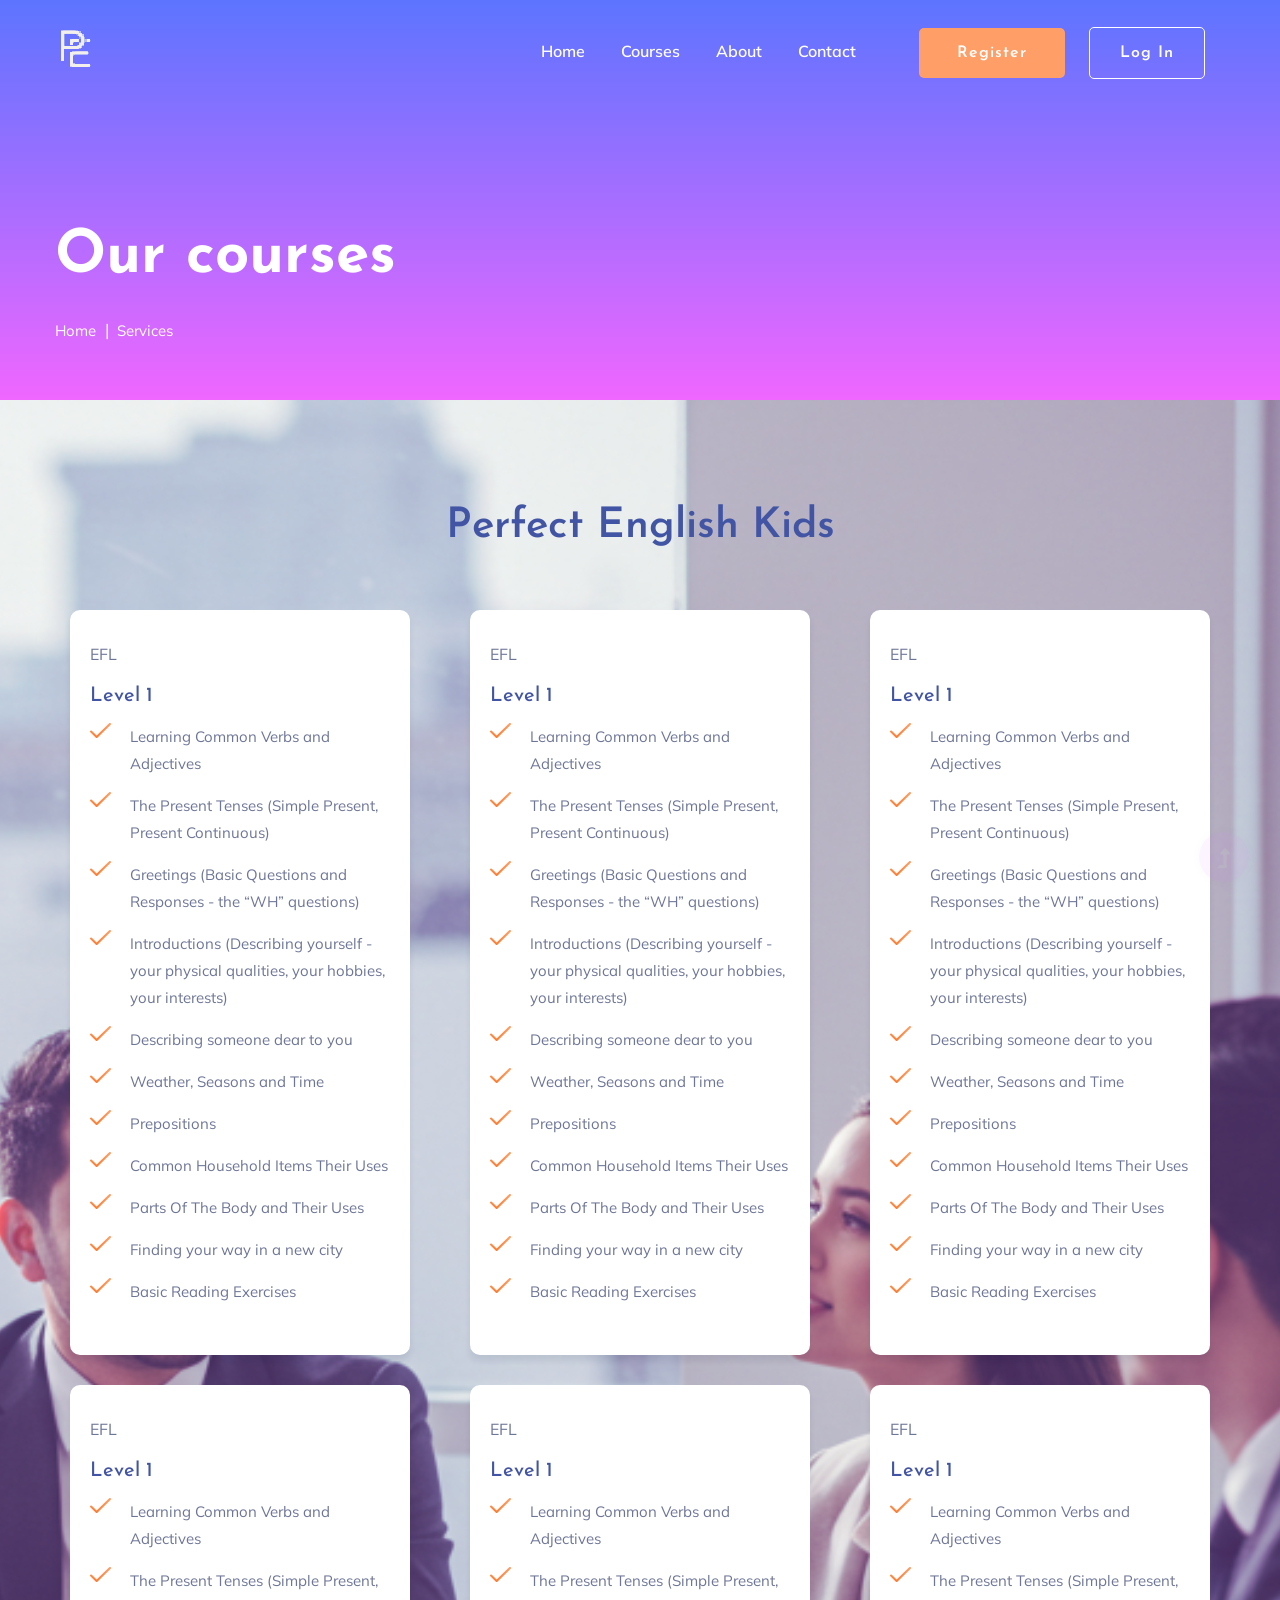
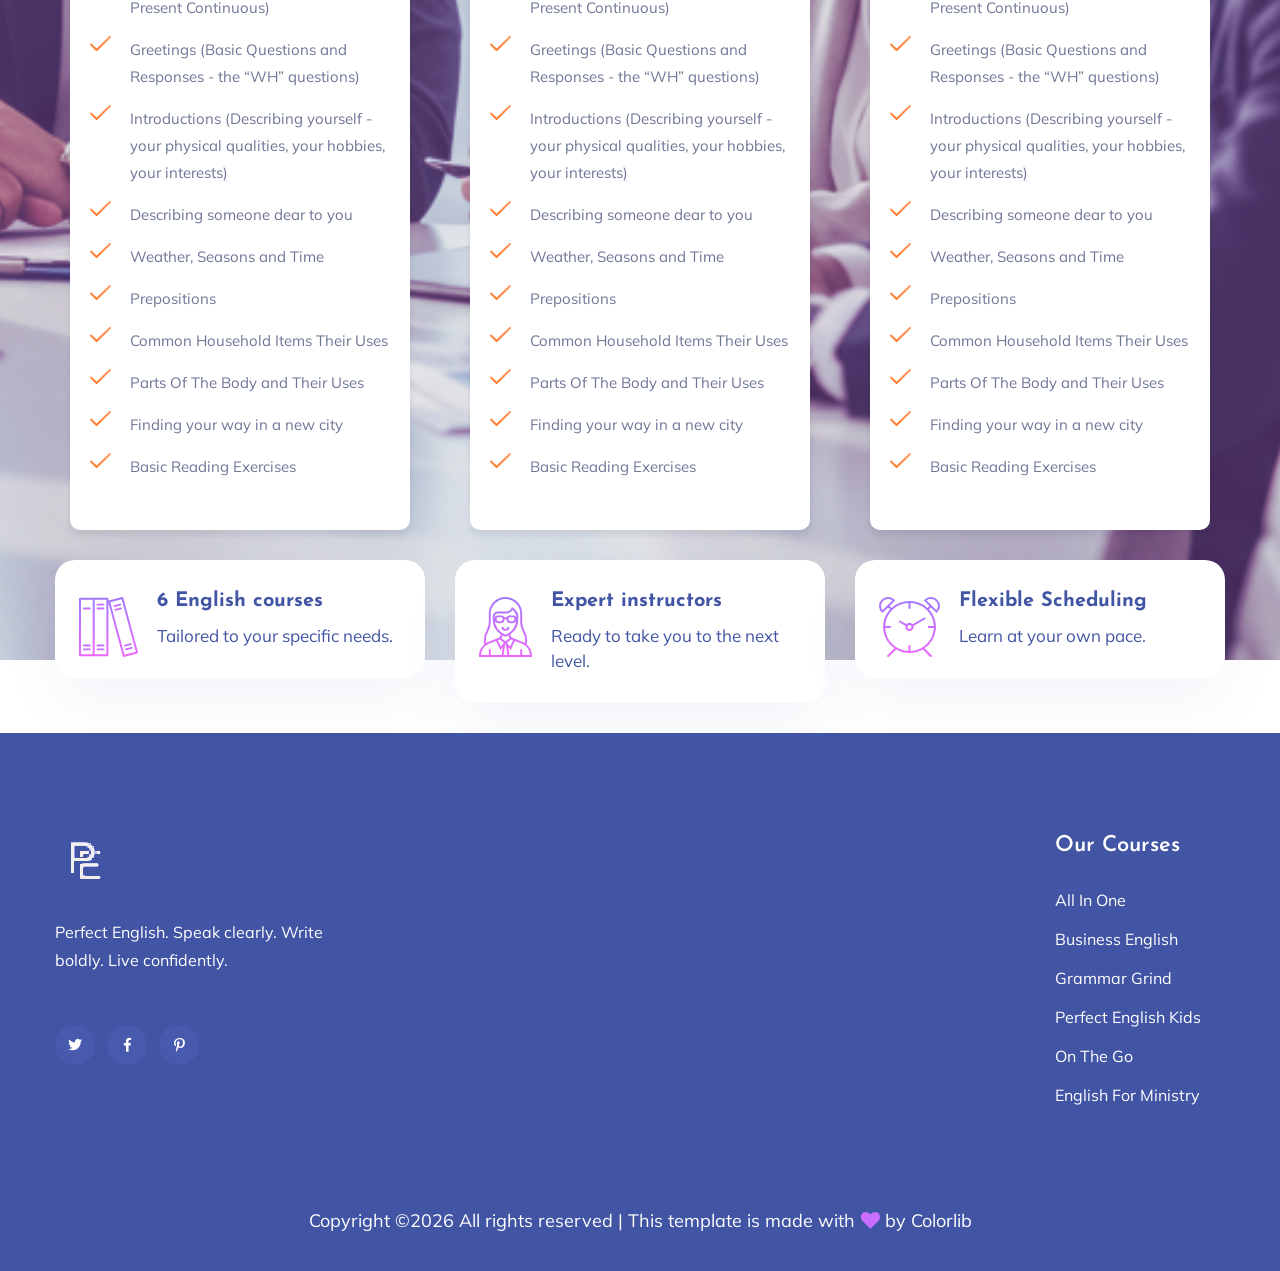
<file: kids.html>
<!doctype html>
<html class="no-js" lang="zxx">
<head>
    <meta charset="utf-8">
    <meta http-equiv="x-ua-compatible" content="ie=edge">
    <title>Perfect English | Courses</title>
    <meta name="description" content="">
    <meta name="viewport" content="width=device-width, initial-scale=1">
    <link rel="manifest" href="site.webmanifest">
    <link rel="shortcut icon" type="image/x-icon" href="assets/img/logo/PE purblue copy.png">

    <!-- CSS here -->
    <link rel="stylesheet" href="assets/css/bootstrap.min.css">
    <link rel="stylesheet" href="assets/css/owl.carousel.min.css">
    <link rel="stylesheet" href="assets/css/slicknav.css">
    <link rel="stylesheet" href="assets/css/flaticon.css">
    <link rel="stylesheet" href="assets/css/progressbar_barfiller.css">
    <link rel="stylesheet" href="assets/css/gijgo.css">
    <link rel="stylesheet" href="assets/css/animate.min.css">
    <link rel="stylesheet" href="assets/css/animated-headline.css">
    <link rel="stylesheet" href="assets/css/magnific-popup.css">
    <link rel="stylesheet" href="assets/css/fontawesome-all.min.css">
    <link rel="stylesheet" href="assets/css/themify-icons.css">
    <link rel="stylesheet" href="assets/css/slick.css">
    <link rel="stylesheet" href="assets/css/nice-select.css">
    <link rel="stylesheet" href="assets/css/style.css">
</head>

<body>
    <!-- ? Preloader Start -->
    <div id="preloader-active">
        <div class="preloader d-flex align-items-center justify-content-center">
            <div class="preloader-inner position-relative">
                <div class="preloader-circle"></div>
                <div class="preloader-img pere-text">
                    <img src="assets/img/logo/PE purblue copy.png" alt="">
                </div>
            </div>
        </div>
    </div>
    <!-- Preloader Start -->
    <!-- Header Start -->
    <div class="header-area header-transparent">
        <div class="main-header ">
            <div class="header-bottom  header-sticky">
                <div class="container-fluid">
                    <div class="row align-items-center">
                        <!-- Logo -->
                        <div class="col-xl-2 col-lg-2">
                            <div class="logo">
                                <a href="index.html"><img src="assets/img/logo/PE purblue.png" alt=""></a>
                            </div>
                        </div>
                        <div class="col-xl-10 col-lg-10">
                            <div class="menu-wrapper d-flex align-items-center justify-content-end">
                                <!-- Main-menu -->
                                <div class="main-menu d-none d-lg-block">
                                    <nav>
                                        <ul id="navigation">                                                                                          
                                            <li class="active" ><a href="index.html">Home</a></li>
                                            <li><a href="courses.html">Courses</a></li>
                                            <li><a href="about.html">About</a></li>
                                            <li><a href="contact.html">Contact</a></li>
                                            <!-- Button -->
                                            <li class="button-header margin-left "><a href="#" class="btn">Register</a></li>
                                            <li class="button-header"><a href="login.html" class="btn btn3">Log in</a></li>
                                        </ul>
                                    </nav>
                                </div>
                            </div>
                        </div> 
                        <!-- Mobile Menu -->
                        <div class="col-12">
                            <div class="mobile_menu d-block d-lg-none"></div>
                        </div>
                    </div>
                </div>
            </div>
        </div>
    </div>
    <!-- Header End -->
    <main>
        <!--? slider Area Start-->
        <section class="slider-area slider-area2">
            <div class="slider-active">
                <!-- Single Slider -->
                <div class="single-slider slider-height2">
                    <div class="container">
                        <div class="row">
                            <div class="col-xl-8 col-lg-11 col-md-12">
                                <div class="hero__caption hero__caption2">
                                    <h1 data-animation="bounceIn" data-delay="0.2s">Our courses</h1>
                                    <!-- breadcrumb Start-->
                                    <nav aria-label="breadcrumb">
                                        <ol class="breadcrumb">
                                            <li class="breadcrumb-item"><a href="index.html">Home</a></li>
                                            <li class="breadcrumb-item"><a href="#">Services</a></li> 
                                        </ol>
                                    </nav>
                                    <!-- breadcrumb End -->
                                </div>
                            </div>
                        </div>
                    </div>          
                </div>
            </div>
        </section>
        <!-- Courses area start -->
        <div class="courses-area section-padding40 fix">
            <div class="container">
                <div class="row justify-content-center">
                    <div class="col-xl-7 col-lg-8">
                        <div class="section-tittle text-center mb-55">
                            <h2>Perfect English Kids</h2>
                        </div>
                    </div>
                </div>
                <div class="row">
                    <div class="col-lg-4">
                        <div class="properties properties2 mb-30">
                            <div class="properties__card">
                                
                                <div class="properties__caption">
                                    <p>EFL</p>
                                    <h3><a href="#">Level 1</a></h3>
                                    <p>
                                        <div class="single-features">
                                            <div class="features-icon">
                                                <img src="assets/img/icon/right-icon.svg" alt="">
                                            </div>
                                            <div class="features-caption">
                                                <p>Learning Common Verbs and Adjectives</p>
                                            </div>
                                        </div>
                                        <div class="single-features">
                                            <div class="features-icon">
                                                <img src="assets/img/icon/right-icon.svg" alt="">
                                            </div>
                                            <div class="features-caption">
                                                <p>The Present Tenses (Simple Present, Present Continuous)</p>
                                            </div>
                                        </div><div class="single-features">
                                            <div class="features-icon">
                                                <img src="assets/img/icon/right-icon.svg" alt="">
                                            </div>
                                            <div class="features-caption">
                                                <p>Greetings (Basic Questions and Responses - the “WH” questions)</p>
                                            </div>
                                        </div>
                                        <div class="single-features">
                                            <div class="features-icon">
                                                <img src="assets/img/icon/right-icon.svg" alt="">
                                            </div>
                                            <div class="features-caption">
                                                <p>Introductions (Describing yourself - your physical qualities, your hobbies, your interests)</p>
                                            </div>
                                        </div>
                                        <div class="single-features">
                                            <div class="features-icon">
                                                <img src="assets/img/icon/right-icon.svg" alt="">
                                            </div>
                                            <div class="features-caption">
                                                <p>Describing someone dear to you</p>
                                            </div>
                                        </div>
                                        <div class="single-features">
                                            <div class="features-icon">
                                                <img src="assets/img/icon/right-icon.svg" alt="">
                                            </div>
                                            <div class="features-caption">
                                                <p>Weather, Seasons and Time</p>
                                            </div>
                                        </div>
                                        <div class="single-features">
                                            <div class="features-icon">
                                                <img src="assets/img/icon/right-icon.svg" alt="">
                                            </div>
                                            <div class="features-caption">
                                                <p>Prepositions</p>
                                            </div>
                                        </div>
                                        <div class="single-features">
                                            <div class="features-icon">
                                                <img src="assets/img/icon/right-icon.svg" alt="">
                                            </div>
                                            <div class="features-caption">
                                                <p>Common Household Items Their Uses</p>
                                            </div>
                                        </div>
                                        <div class="single-features">
                                            <div class="features-icon">
                                                <img src="assets/img/icon/right-icon.svg" alt="">
                                            </div>
                                            <div class="features-caption">
                                                <p>Parts Of The Body and Their Uses</p>
                                            </div>
                                        </div>
                                        <div class="single-features">
                                            <div class="features-icon">
                                                <img src="assets/img/icon/right-icon.svg" alt="">
                                            </div>
                                            <div class="features-caption">
                                                <p>Finding your way in a new city</p>
                                            </div>
                                        </div>
                                        <div class="single-features">
                                            <div class="features-icon">
                                                <img src="assets/img/icon/right-icon.svg" alt="">
                                            </div>
                                            <div class="features-caption">
                                                <p>Basic Reading Exercises</p>
                                            </div>
                                        </div>
                                    </p>
                                </div>
                            </div>
                        </div>
                    </div>
                    <div class="col-lg-4">
                        <div class="properties properties2 mb-30">
                            <div class="properties__card">
                            
                                <div class="properties__caption">
                                    <p>EFL</p>
                                    <h3><a href="#">Level 1</a></h3>
                                    <p>
                                        <div class="single-features">
                                            <div class="features-icon">
                                                <img src="assets/img/icon/right-icon.svg" alt="">
                                            </div>
                                            <div class="features-caption">
                                                <p>Learning Common Verbs and Adjectives</p>
                                            </div>
                                        </div>
                                        <div class="single-features">
                                            <div class="features-icon">
                                                <img src="assets/img/icon/right-icon.svg" alt="">
                                            </div>
                                            <div class="features-caption">
                                                <p>The Present Tenses (Simple Present, Present Continuous)</p>
                                            </div>
                                        </div><div class="single-features">
                                            <div class="features-icon">
                                                <img src="assets/img/icon/right-icon.svg" alt="">
                                            </div>
                                            <div class="features-caption">
                                                <p>Greetings (Basic Questions and Responses - the “WH” questions)</p>
                                            </div>
                                        </div>
                                        <div class="single-features">
                                            <div class="features-icon">
                                                <img src="assets/img/icon/right-icon.svg" alt="">
                                            </div>
                                            <div class="features-caption">
                                                <p>Introductions (Describing yourself - your physical qualities, your hobbies, your interests)</p>
                                            </div>
                                        </div>
                                        <div class="single-features">
                                            <div class="features-icon">
                                                <img src="assets/img/icon/right-icon.svg" alt="">
                                            </div>
                                            <div class="features-caption">
                                                <p>Describing someone dear to you</p>
                                            </div>
                                        </div>
                                        <div class="single-features">
                                            <div class="features-icon">
                                                <img src="assets/img/icon/right-icon.svg" alt="">
                                            </div>
                                            <div class="features-caption">
                                                <p>Weather, Seasons and Time</p>
                                            </div>
                                        </div>
                                        <div class="single-features">
                                            <div class="features-icon">
                                                <img src="assets/img/icon/right-icon.svg" alt="">
                                            </div>
                                            <div class="features-caption">
                                                <p>Prepositions</p>
                                            </div>
                                        </div>
                                        <div class="single-features">
                                            <div class="features-icon">
                                                <img src="assets/img/icon/right-icon.svg" alt="">
                                            </div>
                                            <div class="features-caption">
                                                <p>Common Household Items Their Uses</p>
                                            </div>
                                        </div>
                                        <div class="single-features">
                                            <div class="features-icon">
                                                <img src="assets/img/icon/right-icon.svg" alt="">
                                            </div>
                                            <div class="features-caption">
                                                <p>Parts Of The Body and Their Uses</p>
                                            </div>
                                        </div>
                                        <div class="single-features">
                                            <div class="features-icon">
                                                <img src="assets/img/icon/right-icon.svg" alt="">
                                            </div>
                                            <div class="features-caption">
                                                <p>Finding your way in a new city</p>
                                            </div>
                                        </div>
                                        <div class="single-features">
                                            <div class="features-icon">
                                                <img src="assets/img/icon/right-icon.svg" alt="">
                                            </div>
                                            <div class="features-caption">
                                                <p>Basic Reading Exercises</p>
                                            </div>
                                        </div>
                                    </p>
                                </div>
                            </div>
                        </div>
                    </div>
                    <div class="col-lg-4">
                        <div class="properties properties2 mb-30">
                            <div class="properties__card">
                            
                                <div class="properties__caption">
                                    <p>EFL</p>
                                    <h3><a href="#">Level 1</a></h3>
                                    <p>
                                        <div class="single-features">
                                            <div class="features-icon">
                                                <img src="assets/img/icon/right-icon.svg" alt="">
                                            </div>
                                            <div class="features-caption">
                                                <p>Learning Common Verbs and Adjectives</p>
                                            </div>
                                        </div>
                                        <div class="single-features">
                                            <div class="features-icon">
                                                <img src="assets/img/icon/right-icon.svg" alt="">
                                            </div>
                                            <div class="features-caption">
                                                <p>The Present Tenses (Simple Present, Present Continuous)</p>
                                            </div>
                                        </div><div class="single-features">
                                            <div class="features-icon">
                                                <img src="assets/img/icon/right-icon.svg" alt="">
                                            </div>
                                            <div class="features-caption">
                                                <p>Greetings (Basic Questions and Responses - the “WH” questions)</p>
                                            </div>
                                        </div>
                                        <div class="single-features">
                                            <div class="features-icon">
                                                <img src="assets/img/icon/right-icon.svg" alt="">
                                            </div>
                                            <div class="features-caption">
                                                <p>Introductions (Describing yourself - your physical qualities, your hobbies, your interests)</p>
                                            </div>
                                        </div>
                                        <div class="single-features">
                                            <div class="features-icon">
                                                <img src="assets/img/icon/right-icon.svg" alt="">
                                            </div>
                                            <div class="features-caption">
                                                <p>Describing someone dear to you</p>
                                            </div>
                                        </div>
                                        <div class="single-features">
                                            <div class="features-icon">
                                                <img src="assets/img/icon/right-icon.svg" alt="">
                                            </div>
                                            <div class="features-caption">
                                                <p>Weather, Seasons and Time</p>
                                            </div>
                                        </div>
                                        <div class="single-features">
                                            <div class="features-icon">
                                                <img src="assets/img/icon/right-icon.svg" alt="">
                                            </div>
                                            <div class="features-caption">
                                                <p>Prepositions</p>
                                            </div>
                                        </div>
                                        <div class="single-features">
                                            <div class="features-icon">
                                                <img src="assets/img/icon/right-icon.svg" alt="">
                                            </div>
                                            <div class="features-caption">
                                                <p>Common Household Items Their Uses</p>
                                            </div>
                                        </div>
                                        <div class="single-features">
                                            <div class="features-icon">
                                                <img src="assets/img/icon/right-icon.svg" alt="">
                                            </div>
                                            <div class="features-caption">
                                                <p>Parts Of The Body and Their Uses</p>
                                            </div>
                                        </div>
                                        <div class="single-features">
                                            <div class="features-icon">
                                                <img src="assets/img/icon/right-icon.svg" alt="">
                                            </div>
                                            <div class="features-caption">
                                                <p>Finding your way in a new city</p>
                                            </div>
                                        </div>
                                        <div class="single-features">
                                            <div class="features-icon">
                                                <img src="assets/img/icon/right-icon.svg" alt="">
                                            </div>
                                            <div class="features-caption">
                                                <p>Basic Reading Exercises</p>
                                            </div>
                                        </div>
                                    </p>
                                </div>
                            </div>
                        </div>
                    </div>
                    <div class="col-lg-4">
                        <div class="properties properties2 mb-30">
                            <div class="properties__card">
                               
                                <div class="properties__caption">
                                    <p>EFL</p>
                                    <h3><a href="#">Level 1</a></h3>
                                    <p>
                                        <div class="single-features">
                                            <div class="features-icon">
                                                <img src="assets/img/icon/right-icon.svg" alt="">
                                            </div>
                                            <div class="features-caption">
                                                <p>Learning Common Verbs and Adjectives</p>
                                            </div>
                                        </div>
                                        <div class="single-features">
                                            <div class="features-icon">
                                                <img src="assets/img/icon/right-icon.svg" alt="">
                                            </div>
                                            <div class="features-caption">
                                                <p>The Present Tenses (Simple Present, Present Continuous)</p>
                                            </div>
                                        </div><div class="single-features">
                                            <div class="features-icon">
                                                <img src="assets/img/icon/right-icon.svg" alt="">
                                            </div>
                                            <div class="features-caption">
                                                <p>Greetings (Basic Questions and Responses - the “WH” questions)</p>
                                            </div>
                                        </div>
                                        <div class="single-features">
                                            <div class="features-icon">
                                                <img src="assets/img/icon/right-icon.svg" alt="">
                                            </div>
                                            <div class="features-caption">
                                                <p>Introductions (Describing yourself - your physical qualities, your hobbies, your interests)</p>
                                            </div>
                                        </div>
                                        <div class="single-features">
                                            <div class="features-icon">
                                                <img src="assets/img/icon/right-icon.svg" alt="">
                                            </div>
                                            <div class="features-caption">
                                                <p>Describing someone dear to you</p>
                                            </div>
                                        </div>
                                        <div class="single-features">
                                            <div class="features-icon">
                                                <img src="assets/img/icon/right-icon.svg" alt="">
                                            </div>
                                            <div class="features-caption">
                                                <p>Weather, Seasons and Time</p>
                                            </div>
                                        </div>
                                        <div class="single-features">
                                            <div class="features-icon">
                                                <img src="assets/img/icon/right-icon.svg" alt="">
                                            </div>
                                            <div class="features-caption">
                                                <p>Prepositions</p>
                                            </div>
                                        </div>
                                        <div class="single-features">
                                            <div class="features-icon">
                                                <img src="assets/img/icon/right-icon.svg" alt="">
                                            </div>
                                            <div class="features-caption">
                                                <p>Common Household Items Their Uses</p>
                                            </div>
                                        </div>
                                        <div class="single-features">
                                            <div class="features-icon">
                                                <img src="assets/img/icon/right-icon.svg" alt="">
                                            </div>
                                            <div class="features-caption">
                                                <p>Parts Of The Body and Their Uses</p>
                                            </div>
                                        </div>
                                        <div class="single-features">
                                            <div class="features-icon">
                                                <img src="assets/img/icon/right-icon.svg" alt="">
                                            </div>
                                            <div class="features-caption">
                                                <p>Finding your way in a new city</p>
                                            </div>
                                        </div>
                                        <div class="single-features">
                                            <div class="features-icon">
                                                <img src="assets/img/icon/right-icon.svg" alt="">
                                            </div>
                                            <div class="features-caption">
                                                <p>Basic Reading Exercises</p>
                                            </div>
                                        </div>
                                    </p>
                                </div>
                            </div>
                        </div>
                    </div>
                    <div class="col-lg-4">
                        <div class="properties properties2 mb-30">
                            <div class="properties__card">
                        
                                <div class="properties__caption">
                                    <p>EFL</p>
                                    <h3><a href="#">Level 1</a></h3>
                                    <p>
                                        <div class="single-features">
                                            <div class="features-icon">
                                                <img src="assets/img/icon/right-icon.svg" alt="">
                                            </div>
                                            <div class="features-caption">
                                                <p>Learning Common Verbs and Adjectives</p>
                                            </div>
                                        </div>
                                        <div class="single-features">
                                            <div class="features-icon">
                                                <img src="assets/img/icon/right-icon.svg" alt="">
                                            </div>
                                            <div class="features-caption">
                                                <p>The Present Tenses (Simple Present, Present Continuous)</p>
                                            </div>
                                        </div><div class="single-features">
                                            <div class="features-icon">
                                                <img src="assets/img/icon/right-icon.svg" alt="">
                                            </div>
                                            <div class="features-caption">
                                                <p>Greetings (Basic Questions and Responses - the “WH” questions)</p>
                                            </div>
                                        </div>
                                        <div class="single-features">
                                            <div class="features-icon">
                                                <img src="assets/img/icon/right-icon.svg" alt="">
                                            </div>
                                            <div class="features-caption">
                                                <p>Introductions (Describing yourself - your physical qualities, your hobbies, your interests)</p>
                                            </div>
                                        </div>
                                        <div class="single-features">
                                            <div class="features-icon">
                                                <img src="assets/img/icon/right-icon.svg" alt="">
                                            </div>
                                            <div class="features-caption">
                                                <p>Describing someone dear to you</p>
                                            </div>
                                        </div>
                                        <div class="single-features">
                                            <div class="features-icon">
                                                <img src="assets/img/icon/right-icon.svg" alt="">
                                            </div>
                                            <div class="features-caption">
                                                <p>Weather, Seasons and Time</p>
                                            </div>
                                        </div>
                                        <div class="single-features">
                                            <div class="features-icon">
                                                <img src="assets/img/icon/right-icon.svg" alt="">
                                            </div>
                                            <div class="features-caption">
                                                <p>Prepositions</p>
                                            </div>
                                        </div>
                                        <div class="single-features">
                                            <div class="features-icon">
                                                <img src="assets/img/icon/right-icon.svg" alt="">
                                            </div>
                                            <div class="features-caption">
                                                <p>Common Household Items Their Uses</p>
                                            </div>
                                        </div>
                                        <div class="single-features">
                                            <div class="features-icon">
                                                <img src="assets/img/icon/right-icon.svg" alt="">
                                            </div>
                                            <div class="features-caption">
                                                <p>Parts Of The Body and Their Uses</p>
                                            </div>
                                        </div>
                                        <div class="single-features">
                                            <div class="features-icon">
                                                <img src="assets/img/icon/right-icon.svg" alt="">
                                            </div>
                                            <div class="features-caption">
                                                <p>Finding your way in a new city</p>
                                            </div>
                                        </div>
                                        <div class="single-features">
                                            <div class="features-icon">
                                                <img src="assets/img/icon/right-icon.svg" alt="">
                                            </div>
                                            <div class="features-caption">
                                                <p>Basic Reading Exercises</p>
                                            </div>
                                        </div>
                                    </p>
                                </div>
                            </div>
                        </div>
                    </div>
                    <div class="col-lg-4">
                        <div class="properties properties2 mb-30">
                            <div class="properties__card">

                                <div class="properties__caption">
                                    <p>EFL</p>
                                    <h3><a href="#">Level 1</a></h3>
                                    <p>
                                        <div class="single-features">
                                            <div class="features-icon">
                                                <img src="assets/img/icon/right-icon.svg" alt="">
                                            </div>
                                            <div class="features-caption">
                                                <p>Learning Common Verbs and Adjectives</p>
                                            </div>
                                        </div>
                                        <div class="single-features">
                                            <div class="features-icon">
                                                <img src="assets/img/icon/right-icon.svg" alt="">
                                            </div>
                                            <div class="features-caption">
                                                <p>The Present Tenses (Simple Present, Present Continuous)</p>
                                            </div>
                                        </div><div class="single-features">
                                            <div class="features-icon">
                                                <img src="assets/img/icon/right-icon.svg" alt="">
                                            </div>
                                            <div class="features-caption">
                                                <p>Greetings (Basic Questions and Responses - the “WH” questions)</p>
                                            </div>
                                        </div>
                                        <div class="single-features">
                                            <div class="features-icon">
                                                <img src="assets/img/icon/right-icon.svg" alt="">
                                            </div>
                                            <div class="features-caption">
                                                <p>Introductions (Describing yourself - your physical qualities, your hobbies, your interests)</p>
                                            </div>
                                        </div>
                                        <div class="single-features">
                                            <div class="features-icon">
                                                <img src="assets/img/icon/right-icon.svg" alt="">
                                            </div>
                                            <div class="features-caption">
                                                <p>Describing someone dear to you</p>
                                            </div>
                                        </div>
                                        <div class="single-features">
                                            <div class="features-icon">
                                                <img src="assets/img/icon/right-icon.svg" alt="">
                                            </div>
                                            <div class="features-caption">
                                                <p>Weather, Seasons and Time</p>
                                            </div>
                                        </div>
                                        <div class="single-features">
                                            <div class="features-icon">
                                                <img src="assets/img/icon/right-icon.svg" alt="">
                                            </div>
                                            <div class="features-caption">
                                                <p>Prepositions</p>
                                            </div>
                                        </div>
                                        <div class="single-features">
                                            <div class="features-icon">
                                                <img src="assets/img/icon/right-icon.svg" alt="">
                                            </div>
                                            <div class="features-caption">
                                                <p>Common Household Items Their Uses</p>
                                            </div>
                                        </div>
                                        <div class="single-features">
                                            <div class="features-icon">
                                                <img src="assets/img/icon/right-icon.svg" alt="">
                                            </div>
                                            <div class="features-caption">
                                                <p>Parts Of The Body and Their Uses</p>
                                            </div>
                                        </div>
                                        <div class="single-features">
                                            <div class="features-icon">
                                                <img src="assets/img/icon/right-icon.svg" alt="">
                                            </div>
                                            <div class="features-caption">
                                                <p>Finding your way in a new city</p>
                                            </div>
                                        </div>
                                        <div class="single-features">
                                            <div class="features-icon">
                                                <img src="assets/img/icon/right-icon.svg" alt="">
                                            </div>
                                            <div class="features-caption">
                                                <p>Basic Reading Exercises</p>
                                            </div>
                                        </div>
                                    </p>
                                </div>
                            </div>
                        </div>
                    </div>
                </div>
            </div>
        </div>
        <!-- Courses area End -->
        <!--? top subjects Area Start -->
        
        <!-- top subjects End -->  
        <!-- ? services-area -->
        <div class="services-area">
            <div class="container">
                <div class="row justify-content-sm-center">
                    <div class="col-lg-4 col-md-6 col-sm-8">
                        <div class="single-services mb-30">
                            <div class="features-icon">
                                <img src="assets/img/icon/icon1.svg" alt="">
                            </div>
                            <div class="features-caption">
                                <h3>6 English courses</h3>
                                <p>Tailored to your specific needs.</p>
                            </div>
                        </div>
                    </div>
                    <div class="col-lg-4 col-md-6 col-sm-8">
                        <div class="single-services mb-30">
                            <div class="features-icon">
                                <img src="assets/img/icon/icon2.svg" alt="">
                            </div>
                            <div class="features-caption">
                                <h3>Expert instructors</h3>
                                <p>Ready to take you to the next level.</p>
                            </div>
                        </div>
                    </div>
                    <div class="col-lg-4 col-md-6 col-sm-8">
                        <div class="single-services mb-30">
                            <div class="features-icon">
                                <img src="assets/img/icon/icon3.svg" alt="">
                            </div>
                            <div class="features-caption">
                                <h3>Flexible Scheduling</h3>
                                <p>Learn at your own pace.</p>
                            </div>
                        </div>
                    </div>
                </div>
            </div>
        </div>
    </main>
    <footer>
        <div class="footer-wrappper footer-bg">
           <!-- Footer Start-->
           <div class="footer-area footer-padding">
               <div class="container">
                   <div class="row justify-content-between">
                       <div class="col-xl-4 col-lg-5 col-md-4 col-sm-6">
                           <div class="single-footer-caption mb-50">
                               <div class="single-footer-caption mb-30">
                                   <!-- logo -->
                                   <div class="footer-logo mb-25">
                                       <a href="index.html"><img src="assets/img/logo/PE purblue.png" alt=""></a>
                                   </div>
                                   <div class="footer-tittle">
                                       <div class="footer-pera">
                                           <p>Perfect English. Speak clearly. Write boldly. Live confidently.</p>
                                       </div>
                                   </div>
                                   <!-- social -->
                                   <div class="footer-social">
                                       <a href="#"><i class="fab fa-twitter"></i></a>
                                       <a href="https://bit.ly/sai4ull"><i class="fab fa-facebook-f"></i></a>
                                       <a href="#"><i class="fab fa-pinterest-p"></i></a>
                                   </div>
                               </div>
                           </div>
                       </div>
                       <div class="col-xl-2 col-lg-3 col-md-4 col-sm-5">
                           <div class="single-footer-caption mb-50">
                               <div class="footer-tittle">
                                   <h4>Our Courses</h4>
                                   <ul>
                                       <li><a href="#">All In One</a></li>
                                       <li><a href="#">Business English</a></li>
                                       <li><a href="#">Grammar Grind</a></li>
                                       <li><a href="#">Perfect English Kids</a></li>
                                       <li><a href="#">On The Go</a></li>
                                       <li><a href="#">English For Ministry</a></li>
                                   </ul>
                               </div>
                           </div>
                       </div>
                   </div>
               </div>
           </div>
           <!-- footer-bottom area -->
           <div class="footer-bottom-area">
               <div class="container">
                   <div class="footer-border">
                       <div class="row d-flex align-items-center">
                           <div class="col-xl-12 ">
                               <div class="footer-copy-right text-center">
                                   <p><!-- Link back to Colorlib can't be removed. Template is licensed under CC BY 3.0. -->
                                     Copyright &copy;<script>document.write(new Date().getFullYear());</script> All rights reserved | This template is made with <i class="fa fa-heart" aria-hidden="true"></i> by <a href="https://colorlib.com" target="_blank">Colorlib</a>
                                     <!-- Link back to Colorlib can't be removed. Template is licensed under CC BY 3.0. --></p>
                                 </div>
                             </div>
                         </div>
                     </div>
                 </div>
             </div>
             <!-- Footer End-->
         </div>
     </footer> 
      <!-- Scroll Up -->
      <div id="back-top" >
        <a title="Go to Top" href="#"> <i class="fas fa-level-up-alt"></i></a>
    </div>

    <!-- JS here -->
    <script src="./assets/js/vendor/modernizr-3.5.0.min.js"></script>
    <!-- Jquery, Popper, Bootstrap -->
    <script src="./assets/js/vendor/jquery-1.12.4.min.js"></script>
    <script src="./assets/js/popper.min.js"></script>
    <script src="./assets/js/bootstrap.min.js"></script>
    <!-- Jquery Mobile Menu -->
    <script src="./assets/js/jquery.slicknav.min.js"></script>

    <!-- Jquery Slick , Owl-Carousel Plugins -->
    <script src="./assets/js/owl.carousel.min.js"></script>
    <script src="./assets/js/slick.min.js"></script>
    <!-- One Page, Animated-HeadLin -->
    <script src="./assets/js/wow.min.js"></script>
    <script src="./assets/js/animated.headline.js"></script>
    <script src="./assets/js/jquery.magnific-popup.js"></script>

    <!-- Date Picker -->
    <script src="./assets/js/gijgo.min.js"></script>
    <!-- Nice-select, sticky -->
    <script src="./assets/js/jquery.nice-select.min.js"></script>
    <script src="./assets/js/jquery.sticky.js"></script>
    <!-- Progress -->
    <script src="./assets/js/jquery.barfiller.js"></script>
    
    <!-- counter , waypoint,Hover Direction -->
    <script src="./assets/js/jquery.counterup.min.js"></script>
    <script src="./assets/js/waypoints.min.js"></script>
    <script src="./assets/js/jquery.countdown.min.js"></script>
    <script src="./assets/js/hover-direction-snake.min.js"></script>

    <!-- contact js -->
    <script src="./assets/js/contact.js"></script>
    <script src="./assets/js/jquery.form.js"></script>
    <script src="./assets/js/jquery.validate.min.js"></script>
    <script src="./assets/js/mail-script.js"></script>
    <script src="./assets/js/jquery.ajaxchimp.min.js"></script>
    
    <!-- Jquery Plugins, main Jquery -->	
    <script src="./assets/js/plugins.js"></script>
    <script src="./assets/js/main.js"></script>
    
</body>
</html>
</file>
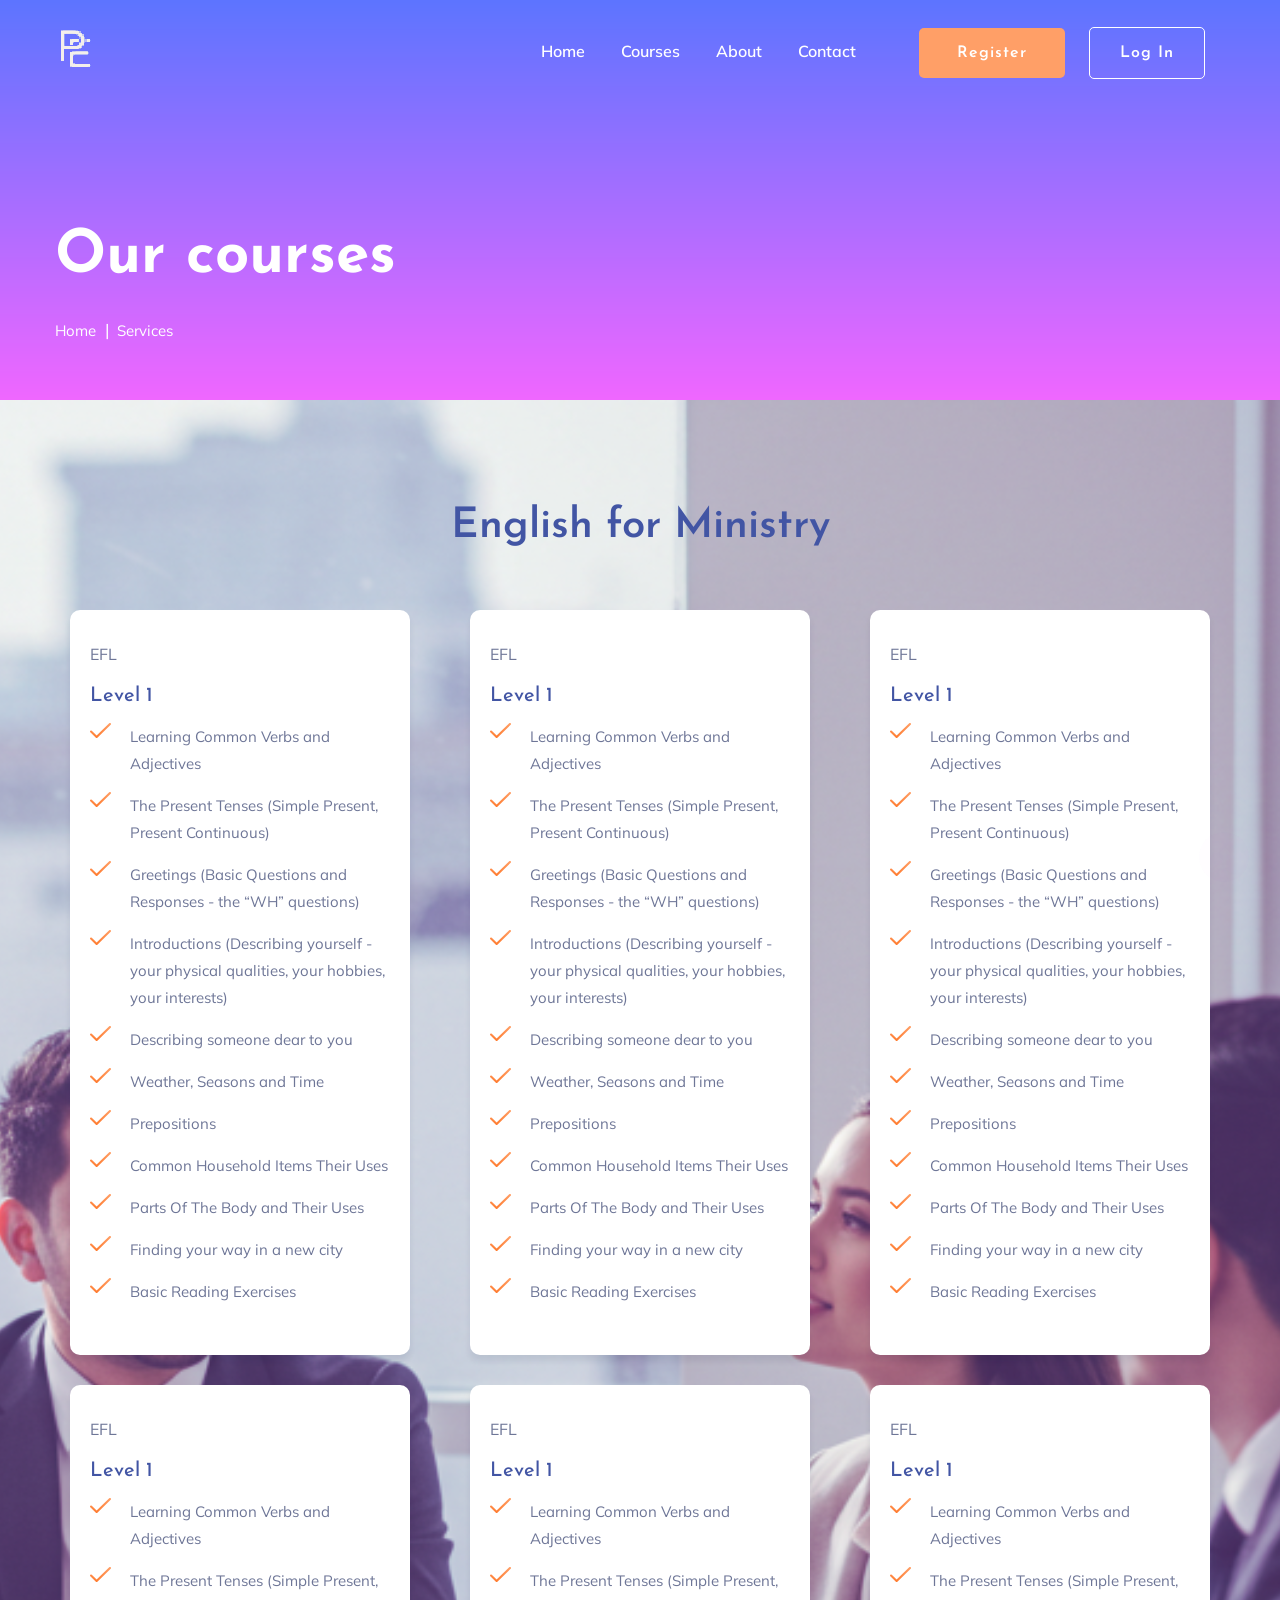
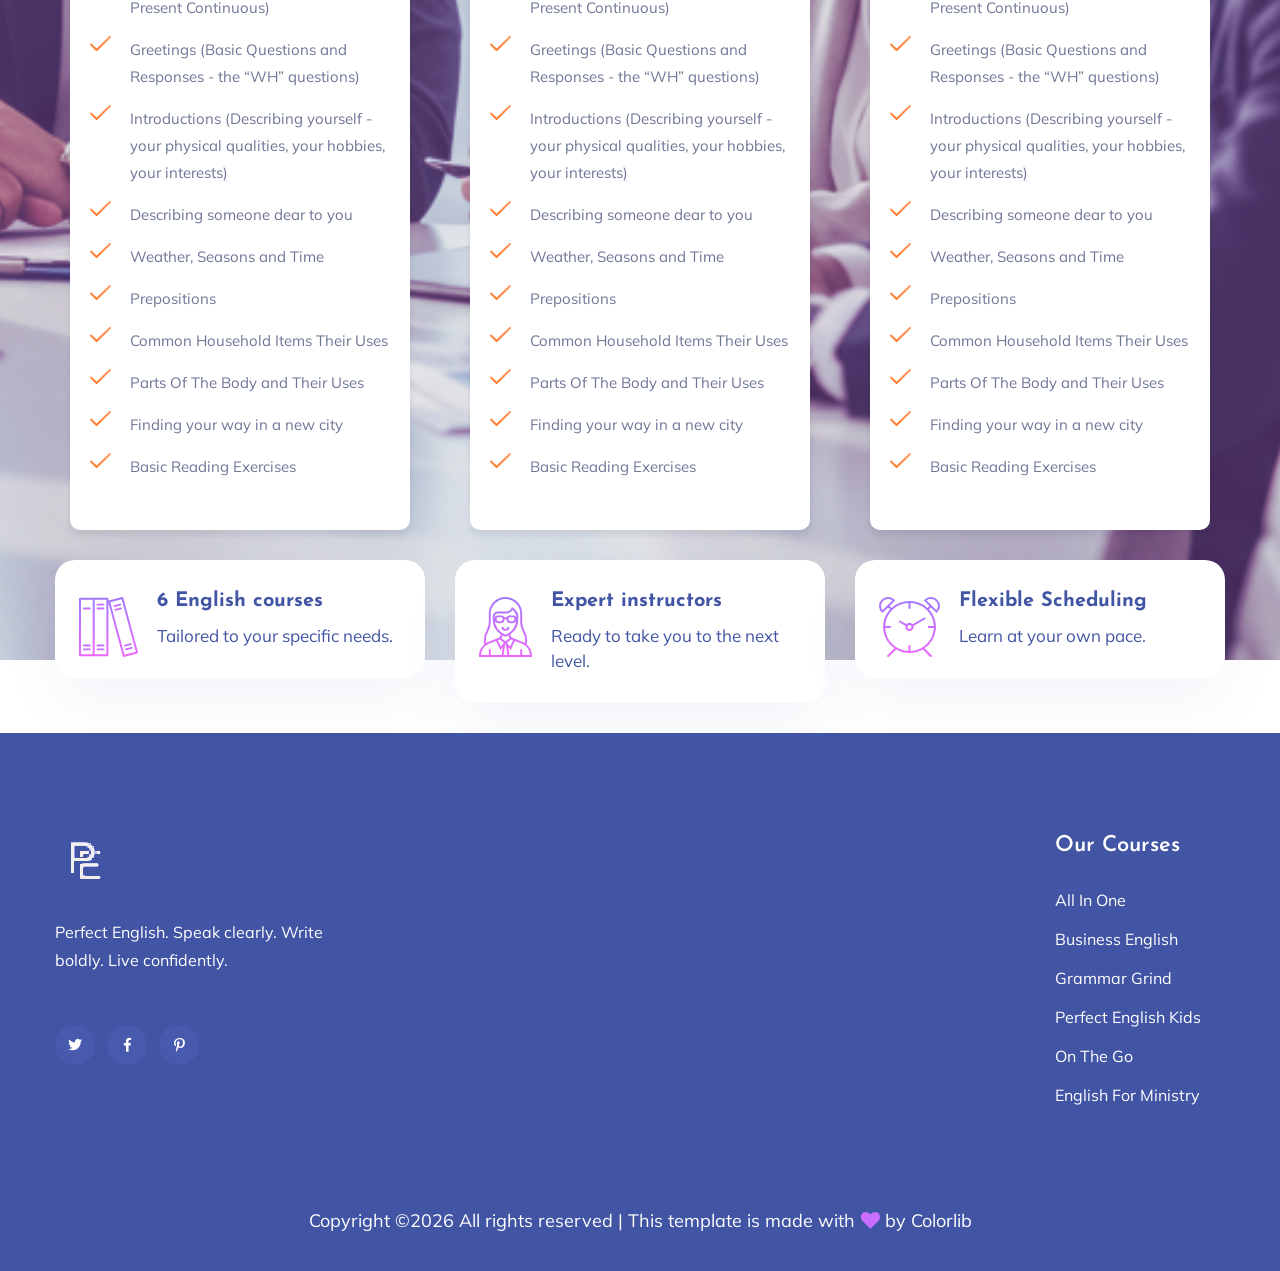
<file: ministry.html>
<!doctype html>
<html class="no-js" lang="zxx">
<head>
    <meta charset="utf-8">
    <meta http-equiv="x-ua-compatible" content="ie=edge">
    <title>Perfect English | Courses</title>
    <meta name="description" content="">
    <meta name="viewport" content="width=device-width, initial-scale=1">
    <link rel="manifest" href="site.webmanifest">
    <link rel="shortcut icon" type="image/x-icon" href="assets/img/logo/PE purblue copy.png">

    <!-- CSS here -->
    <link rel="stylesheet" href="assets/css/bootstrap.min.css">
    <link rel="stylesheet" href="assets/css/owl.carousel.min.css">
    <link rel="stylesheet" href="assets/css/slicknav.css">
    <link rel="stylesheet" href="assets/css/flaticon.css">
    <link rel="stylesheet" href="assets/css/progressbar_barfiller.css">
    <link rel="stylesheet" href="assets/css/gijgo.css">
    <link rel="stylesheet" href="assets/css/animate.min.css">
    <link rel="stylesheet" href="assets/css/animated-headline.css">
    <link rel="stylesheet" href="assets/css/magnific-popup.css">
    <link rel="stylesheet" href="assets/css/fontawesome-all.min.css">
    <link rel="stylesheet" href="assets/css/themify-icons.css">
    <link rel="stylesheet" href="assets/css/slick.css">
    <link rel="stylesheet" href="assets/css/nice-select.css">
    <link rel="stylesheet" href="assets/css/style.css">
</head>

<body>
    <!-- ? Preloader Start -->
    <div id="preloader-active">
        <div class="preloader d-flex align-items-center justify-content-center">
            <div class="preloader-inner position-relative">
                <div class="preloader-circle"></div>
                <div class="preloader-img pere-text">
                    <img src="assets/img/logo/PE purblue copy.png" alt="">
                </div>
            </div>
        </div>
    </div>
    <!-- Preloader Start -->
    <!-- Header Start -->
    <div class="header-area header-transparent">
        <div class="main-header ">
            <div class="header-bottom  header-sticky">
                <div class="container-fluid">
                    <div class="row align-items-center">
                        <!-- Logo -->
                        <div class="col-xl-2 col-lg-2">
                            <div class="logo">
                                <a href="index.html"><img src="assets/img/logo/PE purblue.png" alt=""></a>
                            </div>
                        </div>
                        <div class="col-xl-10 col-lg-10">
                            <div class="menu-wrapper d-flex align-items-center justify-content-end">
                                <!-- Main-menu -->
                                <div class="main-menu d-none d-lg-block">
                                    <nav>
                                        <ul id="navigation">                                                                                          
                                            <li class="active" ><a href="index.html">Home</a></li>
                                            <li><a href="courses.html">Courses</a></li>
                                            <li><a href="about.html">About</a></li>
                                            <li><a href="contact.html">Contact</a></li>
                                            <!-- Button -->
                                            <li class="button-header margin-left "><a href="#" class="btn">Register</a></li>
                                            <li class="button-header"><a href="login.html" class="btn btn3">Log in</a></li>
                                        </ul>
                                    </nav>
                                </div>
                            </div>
                        </div> 
                        <!-- Mobile Menu -->
                        <div class="col-12">
                            <div class="mobile_menu d-block d-lg-none"></div>
                        </div>
                    </div>
                </div>
            </div>
        </div>
    </div>
    <!-- Header End -->
    <main>
        <!--? slider Area Start-->
        <section class="slider-area slider-area2">
            <div class="slider-active">
                <!-- Single Slider -->
                <div class="single-slider slider-height2">
                    <div class="container">
                        <div class="row">
                            <div class="col-xl-8 col-lg-11 col-md-12">
                                <div class="hero__caption hero__caption2">
                                    <h1 data-animation="bounceIn" data-delay="0.2s">Our courses</h1>
                                    <!-- breadcrumb Start-->
                                    <nav aria-label="breadcrumb">
                                        <ol class="breadcrumb">
                                            <li class="breadcrumb-item"><a href="index.html">Home</a></li>
                                            <li class="breadcrumb-item"><a href="#">Services</a></li> 
                                        </ol>
                                    </nav>
                                    <!-- breadcrumb End -->
                                </div>
                            </div>
                        </div>
                    </div>          
                </div>
            </div>
        </section>
        <!-- Courses area start -->
        <div class="courses-area section-padding40 fix">
            <div class="container">
                <div class="row justify-content-center">
                    <div class="col-xl-7 col-lg-8">
                        <div class="section-tittle text-center mb-55">
                            <h2>English for Ministry</h2>
                        </div>
                    </div>
                </div>
                <div class="row">
                    <div class="col-lg-4">
                        <div class="properties properties2 mb-30">
                            <div class="properties__card">
                                
                                <div class="properties__caption">
                                    <p>EFL</p>
                                    <h3><a href="#">Level 1</a></h3>
                                    <p>
                                        <div class="single-features">
                                            <div class="features-icon">
                                                <img src="assets/img/icon/right-icon.svg" alt="">
                                            </div>
                                            <div class="features-caption">
                                                <p>Learning Common Verbs and Adjectives</p>
                                            </div>
                                        </div>
                                        <div class="single-features">
                                            <div class="features-icon">
                                                <img src="assets/img/icon/right-icon.svg" alt="">
                                            </div>
                                            <div class="features-caption">
                                                <p>The Present Tenses (Simple Present, Present Continuous)</p>
                                            </div>
                                        </div><div class="single-features">
                                            <div class="features-icon">
                                                <img src="assets/img/icon/right-icon.svg" alt="">
                                            </div>
                                            <div class="features-caption">
                                                <p>Greetings (Basic Questions and Responses - the “WH” questions)</p>
                                            </div>
                                        </div>
                                        <div class="single-features">
                                            <div class="features-icon">
                                                <img src="assets/img/icon/right-icon.svg" alt="">
                                            </div>
                                            <div class="features-caption">
                                                <p>Introductions (Describing yourself - your physical qualities, your hobbies, your interests)</p>
                                            </div>
                                        </div>
                                        <div class="single-features">
                                            <div class="features-icon">
                                                <img src="assets/img/icon/right-icon.svg" alt="">
                                            </div>
                                            <div class="features-caption">
                                                <p>Describing someone dear to you</p>
                                            </div>
                                        </div>
                                        <div class="single-features">
                                            <div class="features-icon">
                                                <img src="assets/img/icon/right-icon.svg" alt="">
                                            </div>
                                            <div class="features-caption">
                                                <p>Weather, Seasons and Time</p>
                                            </div>
                                        </div>
                                        <div class="single-features">
                                            <div class="features-icon">
                                                <img src="assets/img/icon/right-icon.svg" alt="">
                                            </div>
                                            <div class="features-caption">
                                                <p>Prepositions</p>
                                            </div>
                                        </div>
                                        <div class="single-features">
                                            <div class="features-icon">
                                                <img src="assets/img/icon/right-icon.svg" alt="">
                                            </div>
                                            <div class="features-caption">
                                                <p>Common Household Items Their Uses</p>
                                            </div>
                                        </div>
                                        <div class="single-features">
                                            <div class="features-icon">
                                                <img src="assets/img/icon/right-icon.svg" alt="">
                                            </div>
                                            <div class="features-caption">
                                                <p>Parts Of The Body and Their Uses</p>
                                            </div>
                                        </div>
                                        <div class="single-features">
                                            <div class="features-icon">
                                                <img src="assets/img/icon/right-icon.svg" alt="">
                                            </div>
                                            <div class="features-caption">
                                                <p>Finding your way in a new city</p>
                                            </div>
                                        </div>
                                        <div class="single-features">
                                            <div class="features-icon">
                                                <img src="assets/img/icon/right-icon.svg" alt="">
                                            </div>
                                            <div class="features-caption">
                                                <p>Basic Reading Exercises</p>
                                            </div>
                                        </div>
                                    </p>
                                </div>
                            </div>
                        </div>
                    </div>
                    <div class="col-lg-4">
                        <div class="properties properties2 mb-30">
                            <div class="properties__card">
                            
                                <div class="properties__caption">
                                    <p>EFL</p>
                                    <h3><a href="#">Level 1</a></h3>
                                    <p>
                                        <div class="single-features">
                                            <div class="features-icon">
                                                <img src="assets/img/icon/right-icon.svg" alt="">
                                            </div>
                                            <div class="features-caption">
                                                <p>Learning Common Verbs and Adjectives</p>
                                            </div>
                                        </div>
                                        <div class="single-features">
                                            <div class="features-icon">
                                                <img src="assets/img/icon/right-icon.svg" alt="">
                                            </div>
                                            <div class="features-caption">
                                                <p>The Present Tenses (Simple Present, Present Continuous)</p>
                                            </div>
                                        </div><div class="single-features">
                                            <div class="features-icon">
                                                <img src="assets/img/icon/right-icon.svg" alt="">
                                            </div>
                                            <div class="features-caption">
                                                <p>Greetings (Basic Questions and Responses - the “WH” questions)</p>
                                            </div>
                                        </div>
                                        <div class="single-features">
                                            <div class="features-icon">
                                                <img src="assets/img/icon/right-icon.svg" alt="">
                                            </div>
                                            <div class="features-caption">
                                                <p>Introductions (Describing yourself - your physical qualities, your hobbies, your interests)</p>
                                            </div>
                                        </div>
                                        <div class="single-features">
                                            <div class="features-icon">
                                                <img src="assets/img/icon/right-icon.svg" alt="">
                                            </div>
                                            <div class="features-caption">
                                                <p>Describing someone dear to you</p>
                                            </div>
                                        </div>
                                        <div class="single-features">
                                            <div class="features-icon">
                                                <img src="assets/img/icon/right-icon.svg" alt="">
                                            </div>
                                            <div class="features-caption">
                                                <p>Weather, Seasons and Time</p>
                                            </div>
                                        </div>
                                        <div class="single-features">
                                            <div class="features-icon">
                                                <img src="assets/img/icon/right-icon.svg" alt="">
                                            </div>
                                            <div class="features-caption">
                                                <p>Prepositions</p>
                                            </div>
                                        </div>
                                        <div class="single-features">
                                            <div class="features-icon">
                                                <img src="assets/img/icon/right-icon.svg" alt="">
                                            </div>
                                            <div class="features-caption">
                                                <p>Common Household Items Their Uses</p>
                                            </div>
                                        </div>
                                        <div class="single-features">
                                            <div class="features-icon">
                                                <img src="assets/img/icon/right-icon.svg" alt="">
                                            </div>
                                            <div class="features-caption">
                                                <p>Parts Of The Body and Their Uses</p>
                                            </div>
                                        </div>
                                        <div class="single-features">
                                            <div class="features-icon">
                                                <img src="assets/img/icon/right-icon.svg" alt="">
                                            </div>
                                            <div class="features-caption">
                                                <p>Finding your way in a new city</p>
                                            </div>
                                        </div>
                                        <div class="single-features">
                                            <div class="features-icon">
                                                <img src="assets/img/icon/right-icon.svg" alt="">
                                            </div>
                                            <div class="features-caption">
                                                <p>Basic Reading Exercises</p>
                                            </div>
                                        </div>
                                    </p>
                                </div>
                            </div>
                        </div>
                    </div>
                    <div class="col-lg-4">
                        <div class="properties properties2 mb-30">
                            <div class="properties__card">
                            
                                <div class="properties__caption">
                                    <p>EFL</p>
                                    <h3><a href="#">Level 1</a></h3>
                                    <p>
                                        <div class="single-features">
                                            <div class="features-icon">
                                                <img src="assets/img/icon/right-icon.svg" alt="">
                                            </div>
                                            <div class="features-caption">
                                                <p>Learning Common Verbs and Adjectives</p>
                                            </div>
                                        </div>
                                        <div class="single-features">
                                            <div class="features-icon">
                                                <img src="assets/img/icon/right-icon.svg" alt="">
                                            </div>
                                            <div class="features-caption">
                                                <p>The Present Tenses (Simple Present, Present Continuous)</p>
                                            </div>
                                        </div><div class="single-features">
                                            <div class="features-icon">
                                                <img src="assets/img/icon/right-icon.svg" alt="">
                                            </div>
                                            <div class="features-caption">
                                                <p>Greetings (Basic Questions and Responses - the “WH” questions)</p>
                                            </div>
                                        </div>
                                        <div class="single-features">
                                            <div class="features-icon">
                                                <img src="assets/img/icon/right-icon.svg" alt="">
                                            </div>
                                            <div class="features-caption">
                                                <p>Introductions (Describing yourself - your physical qualities, your hobbies, your interests)</p>
                                            </div>
                                        </div>
                                        <div class="single-features">
                                            <div class="features-icon">
                                                <img src="assets/img/icon/right-icon.svg" alt="">
                                            </div>
                                            <div class="features-caption">
                                                <p>Describing someone dear to you</p>
                                            </div>
                                        </div>
                                        <div class="single-features">
                                            <div class="features-icon">
                                                <img src="assets/img/icon/right-icon.svg" alt="">
                                            </div>
                                            <div class="features-caption">
                                                <p>Weather, Seasons and Time</p>
                                            </div>
                                        </div>
                                        <div class="single-features">
                                            <div class="features-icon">
                                                <img src="assets/img/icon/right-icon.svg" alt="">
                                            </div>
                                            <div class="features-caption">
                                                <p>Prepositions</p>
                                            </div>
                                        </div>
                                        <div class="single-features">
                                            <div class="features-icon">
                                                <img src="assets/img/icon/right-icon.svg" alt="">
                                            </div>
                                            <div class="features-caption">
                                                <p>Common Household Items Their Uses</p>
                                            </div>
                                        </div>
                                        <div class="single-features">
                                            <div class="features-icon">
                                                <img src="assets/img/icon/right-icon.svg" alt="">
                                            </div>
                                            <div class="features-caption">
                                                <p>Parts Of The Body and Their Uses</p>
                                            </div>
                                        </div>
                                        <div class="single-features">
                                            <div class="features-icon">
                                                <img src="assets/img/icon/right-icon.svg" alt="">
                                            </div>
                                            <div class="features-caption">
                                                <p>Finding your way in a new city</p>
                                            </div>
                                        </div>
                                        <div class="single-features">
                                            <div class="features-icon">
                                                <img src="assets/img/icon/right-icon.svg" alt="">
                                            </div>
                                            <div class="features-caption">
                                                <p>Basic Reading Exercises</p>
                                            </div>
                                        </div>
                                    </p>
                                </div>
                            </div>
                        </div>
                    </div>
                    <div class="col-lg-4">
                        <div class="properties properties2 mb-30">
                            <div class="properties__card">
                               
                                <div class="properties__caption">
                                    <p>EFL</p>
                                    <h3><a href="#">Level 1</a></h3>
                                    <p>
                                        <div class="single-features">
                                            <div class="features-icon">
                                                <img src="assets/img/icon/right-icon.svg" alt="">
                                            </div>
                                            <div class="features-caption">
                                                <p>Learning Common Verbs and Adjectives</p>
                                            </div>
                                        </div>
                                        <div class="single-features">
                                            <div class="features-icon">
                                                <img src="assets/img/icon/right-icon.svg" alt="">
                                            </div>
                                            <div class="features-caption">
                                                <p>The Present Tenses (Simple Present, Present Continuous)</p>
                                            </div>
                                        </div><div class="single-features">
                                            <div class="features-icon">
                                                <img src="assets/img/icon/right-icon.svg" alt="">
                                            </div>
                                            <div class="features-caption">
                                                <p>Greetings (Basic Questions and Responses - the “WH” questions)</p>
                                            </div>
                                        </div>
                                        <div class="single-features">
                                            <div class="features-icon">
                                                <img src="assets/img/icon/right-icon.svg" alt="">
                                            </div>
                                            <div class="features-caption">
                                                <p>Introductions (Describing yourself - your physical qualities, your hobbies, your interests)</p>
                                            </div>
                                        </div>
                                        <div class="single-features">
                                            <div class="features-icon">
                                                <img src="assets/img/icon/right-icon.svg" alt="">
                                            </div>
                                            <div class="features-caption">
                                                <p>Describing someone dear to you</p>
                                            </div>
                                        </div>
                                        <div class="single-features">
                                            <div class="features-icon">
                                                <img src="assets/img/icon/right-icon.svg" alt="">
                                            </div>
                                            <div class="features-caption">
                                                <p>Weather, Seasons and Time</p>
                                            </div>
                                        </div>
                                        <div class="single-features">
                                            <div class="features-icon">
                                                <img src="assets/img/icon/right-icon.svg" alt="">
                                            </div>
                                            <div class="features-caption">
                                                <p>Prepositions</p>
                                            </div>
                                        </div>
                                        <div class="single-features">
                                            <div class="features-icon">
                                                <img src="assets/img/icon/right-icon.svg" alt="">
                                            </div>
                                            <div class="features-caption">
                                                <p>Common Household Items Their Uses</p>
                                            </div>
                                        </div>
                                        <div class="single-features">
                                            <div class="features-icon">
                                                <img src="assets/img/icon/right-icon.svg" alt="">
                                            </div>
                                            <div class="features-caption">
                                                <p>Parts Of The Body and Their Uses</p>
                                            </div>
                                        </div>
                                        <div class="single-features">
                                            <div class="features-icon">
                                                <img src="assets/img/icon/right-icon.svg" alt="">
                                            </div>
                                            <div class="features-caption">
                                                <p>Finding your way in a new city</p>
                                            </div>
                                        </div>
                                        <div class="single-features">
                                            <div class="features-icon">
                                                <img src="assets/img/icon/right-icon.svg" alt="">
                                            </div>
                                            <div class="features-caption">
                                                <p>Basic Reading Exercises</p>
                                            </div>
                                        </div>
                                    </p>
                                </div>
                            </div>
                        </div>
                    </div>
                    <div class="col-lg-4">
                        <div class="properties properties2 mb-30">
                            <div class="properties__card">
                        
                                <div class="properties__caption">
                                    <p>EFL</p>
                                    <h3><a href="#">Level 1</a></h3>
                                    <p>
                                        <div class="single-features">
                                            <div class="features-icon">
                                                <img src="assets/img/icon/right-icon.svg" alt="">
                                            </div>
                                            <div class="features-caption">
                                                <p>Learning Common Verbs and Adjectives</p>
                                            </div>
                                        </div>
                                        <div class="single-features">
                                            <div class="features-icon">
                                                <img src="assets/img/icon/right-icon.svg" alt="">
                                            </div>
                                            <div class="features-caption">
                                                <p>The Present Tenses (Simple Present, Present Continuous)</p>
                                            </div>
                                        </div><div class="single-features">
                                            <div class="features-icon">
                                                <img src="assets/img/icon/right-icon.svg" alt="">
                                            </div>
                                            <div class="features-caption">
                                                <p>Greetings (Basic Questions and Responses - the “WH” questions)</p>
                                            </div>
                                        </div>
                                        <div class="single-features">
                                            <div class="features-icon">
                                                <img src="assets/img/icon/right-icon.svg" alt="">
                                            </div>
                                            <div class="features-caption">
                                                <p>Introductions (Describing yourself - your physical qualities, your hobbies, your interests)</p>
                                            </div>
                                        </div>
                                        <div class="single-features">
                                            <div class="features-icon">
                                                <img src="assets/img/icon/right-icon.svg" alt="">
                                            </div>
                                            <div class="features-caption">
                                                <p>Describing someone dear to you</p>
                                            </div>
                                        </div>
                                        <div class="single-features">
                                            <div class="features-icon">
                                                <img src="assets/img/icon/right-icon.svg" alt="">
                                            </div>
                                            <div class="features-caption">
                                                <p>Weather, Seasons and Time</p>
                                            </div>
                                        </div>
                                        <div class="single-features">
                                            <div class="features-icon">
                                                <img src="assets/img/icon/right-icon.svg" alt="">
                                            </div>
                                            <div class="features-caption">
                                                <p>Prepositions</p>
                                            </div>
                                        </div>
                                        <div class="single-features">
                                            <div class="features-icon">
                                                <img src="assets/img/icon/right-icon.svg" alt="">
                                            </div>
                                            <div class="features-caption">
                                                <p>Common Household Items Their Uses</p>
                                            </div>
                                        </div>
                                        <div class="single-features">
                                            <div class="features-icon">
                                                <img src="assets/img/icon/right-icon.svg" alt="">
                                            </div>
                                            <div class="features-caption">
                                                <p>Parts Of The Body and Their Uses</p>
                                            </div>
                                        </div>
                                        <div class="single-features">
                                            <div class="features-icon">
                                                <img src="assets/img/icon/right-icon.svg" alt="">
                                            </div>
                                            <div class="features-caption">
                                                <p>Finding your way in a new city</p>
                                            </div>
                                        </div>
                                        <div class="single-features">
                                            <div class="features-icon">
                                                <img src="assets/img/icon/right-icon.svg" alt="">
                                            </div>
                                            <div class="features-caption">
                                                <p>Basic Reading Exercises</p>
                                            </div>
                                        </div>
                                    </p>
                                </div>
                            </div>
                        </div>
                    </div>
                    <div class="col-lg-4">
                        <div class="properties properties2 mb-30">
                            <div class="properties__card">

                                <div class="properties__caption">
                                    <p>EFL</p>
                                    <h3><a href="#">Level 1</a></h3>
                                    <p>
                                        <div class="single-features">
                                            <div class="features-icon">
                                                <img src="assets/img/icon/right-icon.svg" alt="">
                                            </div>
                                            <div class="features-caption">
                                                <p>Learning Common Verbs and Adjectives</p>
                                            </div>
                                        </div>
                                        <div class="single-features">
                                            <div class="features-icon">
                                                <img src="assets/img/icon/right-icon.svg" alt="">
                                            </div>
                                            <div class="features-caption">
                                                <p>The Present Tenses (Simple Present, Present Continuous)</p>
                                            </div>
                                        </div><div class="single-features">
                                            <div class="features-icon">
                                                <img src="assets/img/icon/right-icon.svg" alt="">
                                            </div>
                                            <div class="features-caption">
                                                <p>Greetings (Basic Questions and Responses - the “WH” questions)</p>
                                            </div>
                                        </div>
                                        <div class="single-features">
                                            <div class="features-icon">
                                                <img src="assets/img/icon/right-icon.svg" alt="">
                                            </div>
                                            <div class="features-caption">
                                                <p>Introductions (Describing yourself - your physical qualities, your hobbies, your interests)</p>
                                            </div>
                                        </div>
                                        <div class="single-features">
                                            <div class="features-icon">
                                                <img src="assets/img/icon/right-icon.svg" alt="">
                                            </div>
                                            <div class="features-caption">
                                                <p>Describing someone dear to you</p>
                                            </div>
                                        </div>
                                        <div class="single-features">
                                            <div class="features-icon">
                                                <img src="assets/img/icon/right-icon.svg" alt="">
                                            </div>
                                            <div class="features-caption">
                                                <p>Weather, Seasons and Time</p>
                                            </div>
                                        </div>
                                        <div class="single-features">
                                            <div class="features-icon">
                                                <img src="assets/img/icon/right-icon.svg" alt="">
                                            </div>
                                            <div class="features-caption">
                                                <p>Prepositions</p>
                                            </div>
                                        </div>
                                        <div class="single-features">
                                            <div class="features-icon">
                                                <img src="assets/img/icon/right-icon.svg" alt="">
                                            </div>
                                            <div class="features-caption">
                                                <p>Common Household Items Their Uses</p>
                                            </div>
                                        </div>
                                        <div class="single-features">
                                            <div class="features-icon">
                                                <img src="assets/img/icon/right-icon.svg" alt="">
                                            </div>
                                            <div class="features-caption">
                                                <p>Parts Of The Body and Their Uses</p>
                                            </div>
                                        </div>
                                        <div class="single-features">
                                            <div class="features-icon">
                                                <img src="assets/img/icon/right-icon.svg" alt="">
                                            </div>
                                            <div class="features-caption">
                                                <p>Finding your way in a new city</p>
                                            </div>
                                        </div>
                                        <div class="single-features">
                                            <div class="features-icon">
                                                <img src="assets/img/icon/right-icon.svg" alt="">
                                            </div>
                                            <div class="features-caption">
                                                <p>Basic Reading Exercises</p>
                                            </div>
                                        </div>
                                    </p>
                                </div>
                            </div>
                        </div>
                    </div>
                </div>
            </div>
        </div>
        <!-- Courses area End -->
        <!--? top subjects Area Start -->
        
        <!-- top subjects End -->  
        <!-- ? services-area -->
        <div class="services-area">
            <div class="container">
                <div class="row justify-content-sm-center">
                    <div class="col-lg-4 col-md-6 col-sm-8">
                        <div class="single-services mb-30">
                            <div class="features-icon">
                                <img src="assets/img/icon/icon1.svg" alt="">
                            </div>
                            <div class="features-caption">
                                <h3>6 English courses</h3>
                                <p>Tailored to your specific needs.</p>
                            </div>
                        </div>
                    </div>
                    <div class="col-lg-4 col-md-6 col-sm-8">
                        <div class="single-services mb-30">
                            <div class="features-icon">
                                <img src="assets/img/icon/icon2.svg" alt="">
                            </div>
                            <div class="features-caption">
                                <h3>Expert instructors</h3>
                                <p>Ready to take you to the next level.</p>
                            </div>
                        </div>
                    </div>
                    <div class="col-lg-4 col-md-6 col-sm-8">
                        <div class="single-services mb-30">
                            <div class="features-icon">
                                <img src="assets/img/icon/icon3.svg" alt="">
                            </div>
                            <div class="features-caption">
                                <h3>Flexible Scheduling</h3>
                                <p>Learn at your own pace.</p>
                            </div>
                        </div>
                    </div>
                </div>
            </div>
        </div>
    </main>
    <footer>
        <div class="footer-wrappper footer-bg">
           <!-- Footer Start-->
           <div class="footer-area footer-padding">
               <div class="container">
                   <div class="row justify-content-between">
                       <div class="col-xl-4 col-lg-5 col-md-4 col-sm-6">
                           <div class="single-footer-caption mb-50">
                               <div class="single-footer-caption mb-30">
                                   <!-- logo -->
                                   <div class="footer-logo mb-25">
                                       <a href="index.html"><img src="assets/img/logo/PE purblue.png" alt=""></a>
                                   </div>
                                   <div class="footer-tittle">
                                       <div class="footer-pera">
                                           <p>Perfect English. Speak clearly. Write boldly. Live confidently.</p>
                                       </div>
                                   </div>
                                   <!-- social -->
                                   <div class="footer-social">
                                       <a href="#"><i class="fab fa-twitter"></i></a>
                                       <a href="https://bit.ly/sai4ull"><i class="fab fa-facebook-f"></i></a>
                                       <a href="#"><i class="fab fa-pinterest-p"></i></a>
                                   </div>
                               </div>
                           </div>
                       </div>
                       <div class="col-xl-2 col-lg-3 col-md-4 col-sm-5">
                           <div class="single-footer-caption mb-50">
                               <div class="footer-tittle">
                                   <h4>Our Courses</h4>
                                   <ul>
                                       <li><a href="#">All In One</a></li>
                                       <li><a href="#">Business English</a></li>
                                       <li><a href="#">Grammar Grind</a></li>
                                       <li><a href="#">Perfect English Kids</a></li>
                                       <li><a href="#">On The Go</a></li>
                                       <li><a href="#">English For Ministry</a></li>
                                   </ul>
                               </div>
                           </div>
                       </div>
                   </div>
               </div>
           </div>
           <!-- footer-bottom area -->
           <div class="footer-bottom-area">
               <div class="container">
                   <div class="footer-border">
                       <div class="row d-flex align-items-center">
                           <div class="col-xl-12 ">
                               <div class="footer-copy-right text-center">
                                   <p><!-- Link back to Colorlib can't be removed. Template is licensed under CC BY 3.0. -->
                                     Copyright &copy;<script>document.write(new Date().getFullYear());</script> All rights reserved | This template is made with <i class="fa fa-heart" aria-hidden="true"></i> by <a href="https://colorlib.com" target="_blank">Colorlib</a>
                                     <!-- Link back to Colorlib can't be removed. Template is licensed under CC BY 3.0. --></p>
                                 </div>
                             </div>
                         </div>
                     </div>
                 </div>
             </div>
             <!-- Footer End-->
         </div>
     </footer> 
      <!-- Scroll Up -->
      <div id="back-top" >
        <a title="Go to Top" href="#"> <i class="fas fa-level-up-alt"></i></a>
    </div>

    <!-- JS here -->
    <script src="./assets/js/vendor/modernizr-3.5.0.min.js"></script>
    <!-- Jquery, Popper, Bootstrap -->
    <script src="./assets/js/vendor/jquery-1.12.4.min.js"></script>
    <script src="./assets/js/popper.min.js"></script>
    <script src="./assets/js/bootstrap.min.js"></script>
    <!-- Jquery Mobile Menu -->
    <script src="./assets/js/jquery.slicknav.min.js"></script>

    <!-- Jquery Slick , Owl-Carousel Plugins -->
    <script src="./assets/js/owl.carousel.min.js"></script>
    <script src="./assets/js/slick.min.js"></script>
    <!-- One Page, Animated-HeadLin -->
    <script src="./assets/js/wow.min.js"></script>
    <script src="./assets/js/animated.headline.js"></script>
    <script src="./assets/js/jquery.magnific-popup.js"></script>

    <!-- Date Picker -->
    <script src="./assets/js/gijgo.min.js"></script>
    <!-- Nice-select, sticky -->
    <script src="./assets/js/jquery.nice-select.min.js"></script>
    <script src="./assets/js/jquery.sticky.js"></script>
    <!-- Progress -->
    <script src="./assets/js/jquery.barfiller.js"></script>
    
    <!-- counter , waypoint,Hover Direction -->
    <script src="./assets/js/jquery.counterup.min.js"></script>
    <script src="./assets/js/waypoints.min.js"></script>
    <script src="./assets/js/jquery.countdown.min.js"></script>
    <script src="./assets/js/hover-direction-snake.min.js"></script>

    <!-- contact js -->
    <script src="./assets/js/contact.js"></script>
    <script src="./assets/js/jquery.form.js"></script>
    <script src="./assets/js/jquery.validate.min.js"></script>
    <script src="./assets/js/mail-script.js"></script>
    <script src="./assets/js/jquery.ajaxchimp.min.js"></script>
    
    <!-- Jquery Plugins, main Jquery -->	
    <script src="./assets/js/plugins.js"></script>
    <script src="./assets/js/main.js"></script>
    
</body>
</html>
</file>
<file: assets/css/flaticon.css>
/*
  	Flaticon icon font: Flaticon
  	Creation date: 02/06/2020 05:24
  	*/

@font-face {
  font-family: "Flaticon";
  src: url("../fonts/Flaticon.eot");
  src: url("../fonts/Flaticon.eot?#iefix") format("embedded-opentype"),
       url("../fonts/Flaticon.woff2") format("woff2"),
       url("../fonts/Flaticon.woff") format("woff"),
       url("../fonts/Flaticon.ttf") format("truetype"),
       url("../fonts/Flaticon.svg#Flaticon") format("svg");
  font-weight: normal;
  font-style: normal;
}

@media screen and (-webkit-min-device-pixel-ratio:0) {
  @font-face {
    font-family: "Flaticon";
    src: url("../fonts/Flaticon.svg#Flaticon") format("svg");
  }
}

[class^="flaticon-"]:before, [class*=" flaticon-"]:before,
[class^="flaticon-"]:after, [class*=" flaticon-"]:after {   
  font-family: Flaticon;
font-style: normal;
}

.flaticon-null:before { content: "\f100"; }
.flaticon-null-1:before { content: "\f101"; }
.flaticon-gear:before { content: "\f102"; }
.flaticon-think:before { content: "\f103"; }
</file>
<file: assets/css/progressbar_barfiller.css>
/* Custom Code skills */
.single-skill{
  display: flex;
}

.single-skill span {
	color: #79838b;
	font-size: 13px;
	font-weight: 300;
	letter-spacing: 0;
	margin-bottom: 14px;
	display: block;
}
.single-skill .bar-progress {
	width: 100%;
}
.single-skill .bar-title {
  width: 20%;
  margin-bottom: 19px;
}

.skills-content {
  padding-top: 200px;
  padding-left: 70px;
}

.skills-shape-bg {
  height: 651px;
  width: 868px;
  position: absolute;
  content: "";
  border: 2px solid #4d4d4d;
  left: 40%;
  top: 255px;
}

.skills-shape-bg::before {
  position: absolute;
  content: "";
  height: 465px;
  width: 300px;
  border: 2px solid #4d4d4d;
  left: -35%;
  top: 50%;
  transform: translateY(-50%);
  border-right: 0;
}



/* Default */
.barfiller {
	width: 100%;
	height: 10px;
	background: #f6f9fc;
  position: relative;
  border-radius: 5px;
}

.barfiller .fill {
  display: block;
  position: relative;
  width: 0px;
  height: 100%;
  background: #333;
  z-index: 1;
  border-radius: 5px;
}

.barfiller .tipWrap { display: none; }

.barfiller .tip {
  margin-top: -28px;
  padding: 2px 4px;
  font-size: 16px;
  color: #09cc7f;
  left: 0px;
  position: absolute;
  z-index: 2;
  background: transparent;
  font-weight: 800;
}

.barfiller .tip:after {
  border: solid;
  border-color: rgba(0,0,0,.8) transparent;
  border-width: 6px 6px 0 6px;
  content: "";
  display: block;
  position: absolute;
  left: 9px;
  top: 100%;
  z-index: 9;
  display: none;
  
}
</file>
<file: assets/css/gijgo.css>
.gj-button {
    background-color: #f5f5f5;
    border: 1px solid #ddd;
    color: #000;
    border-radius: 3px;
    padding: 6px 10px;
    cursor: pointer;
}

.gj-unselectable {
    -webkit-touch-callout: none;
    -webkit-user-select: none;
    -khtml-user-select: none;
    -moz-user-select: none;
    -ms-user-select: none;
    user-select: none;
}

.gj-row {
    display: -webkit-box;
    display: -ms-flexbox;
    display: flex;
    -ms-flex-wrap: wrap;
    flex-wrap: wrap;
}

.gj-margin-left-5 {
    margin-left: 5px;
}

.gj-margin-left-10 {
    margin-left: 10px;
}

.gj-width-full {
    width: 100%;
}

.gj-cursor-pointer {
    cursor: pointer;
}

.gj-text-align-center {
    text-align: center;
}

.gj-font-size-16 {
    font-size: 16px;
}

.gj-hidden {
    display: none;
}

/** Material Design */
.gj-button-md {
    background: 0 0;
    border: none;
    border-radius: 2px;
    color: rgba(0, 0, 0, 0.87);
    position: relative;
    height: 36px;
    margin: 0;
    min-width: 64px;
    padding: 0 16px;
    display: inline-block;
    font-family: "Roboto","Helvetica","Arial",sans-serif;
    font-size: 1rem;
    font-weight: 500;
    text-transform: uppercase;
    letter-spacing: 0;
    overflow: hidden;
    will-change: box-shadow;
    transition: box-shadow .2s cubic-bezier(.4,0,1,1),background-color .2s cubic-bezier(.4,0,.2,1),color .2s cubic-bezier(.4,0,.2,1);
    outline: none;
    cursor: pointer;
    text-decoration: none;
    text-align: center;
    line-height: 36px;
    vertical-align: middle;
    overflow: hidden;
    -webkit-user-select: none;
    -moz-user-select: none;
    -ms-user-select: none;
    user-select: none;
}

.gj-button-md:hover {
    background-color: rgba(158,158,158,.2);
}

.gj-button-md:disabled {
    color: rgba(0,0,0,.26);
    background: 0 0;
}

.gj-button-md .material-icons,
.gj-button-md .gj-icon {
    vertical-align: middle;
    /*font-size: 1.3rem;
    margin-right: 4px;*/
}

.gj-button-md.gj-button-md-icon {
    width: 24px;
    height: 31px;
    min-width: 24px;
    padding: 0px;
    display: table;
}

.gj-button-md.gj-button-md-icon .material-icons,
.gj-button-md.gj-button-md-icon .gj-icon {
    display: table-cell;
    margin-right: 0px;
    width: 24px;
    height: 24px;
}

.gj-button-md.active {
    background-color: rgba(158,158,158,.4);
}

.gj-button-md-group {
    position: relative;
    display: inline-block;
    vertical-align: middle;
}
.gj-textbox-md {
	/* border: none; */
	/* border-bottom: 1px solid rgba(0,0,0,.42); */
	display: block;
	font-family: "Helvetica","Arial",sans-serif;
	font-size: 16px;
	line-height: 16px;
	/* padding: 4px 0px; */
	margin: 0;
	/* width: 100%; */
	background: 0 0;
	/* text-align: ; */
	color: rgba(0,0,0,.87);
	padding-left: 44px;
	border: 1px solid #dca73a;
	/* padding: 15px 15px; */
	/* text-align: center; */
	width: 177px;
	height: 55px;
	border-radius: 5px;
}
.gj-textbox-md:focus,
.gj-textbox-md:active {
    /* border-bottom: 2px solid rgba(0,0,0,.42); */
    outline: none;
}

.gj-textbox-md::placeholder {
    color: #8e8e8e;
}

.gj-textbox-md:-ms-input-placeholder {
    color: #8e8e8e;
}

.gj-textbox-md::-ms-input-placeholder {
    color: #8e8e8e;
}

.gj-md-spacer-24 {
    min-width: 24px;
    width: 24px;
    display: inline-block;
}

.gj-md-spacer-32 {
    min-width: 32px;
    width: 32px;
    display: inline-block;
}

.gj-modal {
    position: fixed;
    top: 0;
    right: 0;
    bottom: 0;
    left: 0;
    z-index: 1203;
    display: none;
    overflow: hidden;
    -webkit-overflow-scrolling: touch;
    outline: 0;
    background-color: rgba(0, 0, 0, 0.54118);
    transition: 200ms ease opacity;
    will-change: opacity;
}

/* List */
ul.gj-list li [data-role="wrapper"] {
    display: table;
    width: 100%;
}

ul.gj-list li [data-role="checkbox"] {
    display: table-cell;
    vertical-align:middle;
    text-align:center;
}

ul.gj-list li [data-role="image"] {
    display: table-cell;
    vertical-align:middle;
    text-align:center;
}

ul.gj-list li [data-role="display"] {
    display: table-cell;
    vertical-align:middle;
    cursor: pointer;
}

ul.gj-list li [data-role="display"]:empty:before {
  content: "\200b"; /* unicode zero width space character */
}

/* List - Bootstrap */
ul.gj-list-bootstrap {
    padding-left: 0px;
    margin-bottom: 0px;
}

ul.gj-list-bootstrap li {
    padding: 0px;
}

ul.gj-list-bootstrap li [data-role="wrapper"] {
    padding: 0px 10px;
}

ul.gj-list-bootstrap li [data-role="checkbox"] {
    width: 24px;
    padding: 3px;
}

ul.gj-list-bootstrap li [data-role="image"] {
    width: 24px;
    height: 24px;
}

ul.gj-list-bootstrap li [data-role="display"] {
    padding: 8px 0px 8px 4px;
}

.list-group-item.active ul li, .list-group-item.active:focus ul li, .list-group-item.active:hover ul li {
    text-shadow: none;
    color:initial;
}

/* List - Material Design */
ul.gj-list-md {
    padding: 0px;
    list-style: none;
    list-style-type: none;
    line-height: 24px;
    letter-spacing: 0;
    color: #616161; /* Gray 700 */
}

ul.gj-list-md li {
    display: list-item;
    list-style-type: none;
    padding: 0px;
    min-height: unset;
    box-sizing: border-box;
    align-items: center;
    cursor: default;
    overflow: hidden;

    font-family: "Roboto","Helvetica","Arial",sans-serif;
    font-size: 16px;
    font-weight: 400;
    letter-spacing: .04em;
    line-height: 1;
    
    -webkit-flex-direction: row;
    -ms-flex-direction: row;
    flex-direction: row;
    -webkit-flex-wrap: nowrap;
    -ms-flex-wrap: nowrap;
    flex-wrap: nowrap;
}

ul.gj-list-md li [data-role="checkbox"] {
    height: 24px;
    width: 24px;
}

ul.gj-list-md li [data-role="image"] {
    height: 24px;
    width: 24px;
}

ul.gj-list-md li [data-role="display"] {
    padding: 8px 0px 8px 5px;
    order: 0;
    flex-grow: 2;
    text-decoration: none;
    box-sizing: border-box;
    align-items: center;
    text-align: left;
    color: rgba(0,0,0,.87);
}

ul.gj-list-md li.disabled>[data-role="wrapper"]>[data-role="display"] {
    color: #9E9E9E; /* Gray 500 */
}

.gj-list-md-active {
    background: #e0e0e0;
    color: #3f51b5;
}


/* Picker */
.gj-picker {
    position: absolute;
    z-index: 1203;
    background-color: #fff;
}

.gj-picker .selected {
    color: #fff;
}

/* Material Design */
.gj-picker-md {
    font-family: "Roboto","Helvetica","Arial",sans-serif;
    font-size: 16px;
    font-weight: 400;
    letter-spacing: .04em;
    line-height: 1;
    color: rgba(0,0,0,.87);
    border: 1px solid #E0E0E0;
}

.gj-modal .gj-picker-md {
    border: 0px;
}

.gj-picker-md [role="header"] {
    color: rgba(255, 255, 255, 0.54);
    display: flex;
    background: #2196f3;
    align-items: baseline;
    user-select: none;
    justify-content: center;
}

.gj-picker-md [role="footer"] {
    float: right;
    padding: 10px;
}

.gj-picker-md [role="footer"] button.gj-button-md {
    color: #2196f3;
    font-weight: bold;
    font-size: 13px;
}

/* Bootstrap */
.gj-picker-bootstrap {
    border-radius: 4px;
    border: 1px solid #E0E0E0;
}

.gj-picker-bootstrap .selected {
    color: #888;
}

.gj-picker-bootstrap [role="header"] {
    background: #eee;
    color: #AAA;
}
@font-face {
    font-family: 'gijgo-material';
    src: url('../fonts/gijgo-material.eot?235541');
    src: url('../fonts/gijgo-material.eot?235541#iefix') format('embedded-opentype'), url('../fonts/gijgo-material.ttf?235541') format('truetype'), url('../fonts/gijgo-material.woff?235541') format('woff'), url('../fonts/gijgo-material.svg?235541#gijgo-material') format('svg');
    font-weight: normal;
    font-style: normal;
}

.gj-icon {
    /* use !important to prevent issues with browser extensions that change fonts */
    font-family: 'gijgo-material' !important;
    font-size: 24px;
    speak: none;
    font-style: normal;
    font-weight: normal;
    font-variant: normal;
    text-transform: none;
    line-height: 1;
    /* Enable Ligatures ================ */
    letter-spacing: 0;
    -webkit-font-feature-settings: "liga";
    -moz-font-feature-settings: "liga=1";
    -moz-font-feature-settings: "liga";
    -ms-font-feature-settings: "liga" 1;
    font-feature-settings: "liga";
    -webkit-font-variant-ligatures: discretionary-ligatures;
    font-variant-ligatures: discretionary-ligatures;
    /* Better Font Rendering =========== */
    -webkit-font-smoothing: antialiased;
    -moz-osx-font-smoothing: grayscale;
}

.gj-icon.undo:before {
    content: "\e900";
}

.gj-icon.vertical-align-top:before {
    content: "\e901";
}

.gj-icon.vertical-align-center:before {
    content: "\e902";
}

.gj-icon.vertical-align-bottom:before {
    content: "\e903";
}

.gj-icon.arrow-dropup:before {
    content: "\e904";
}

.gj-icon.clock:before {
    content: "\e905";
}

.gj-icon.refresh:before {
    content: "\e906";
}

.gj-icon.last-page:before {
    content: "\e907";
}

.gj-icon.first-page:before {
    content: "\e908";
}

.gj-icon.cancel:before {
    content: "\e909";
}

.gj-icon.clear:before {
    content: "\e90a";
}

.gj-icon.check-circle:before {
    content: "\e90b";
}

.gj-icon.delete:before {
    content: "\e90c";
}

.gj-icon.arrow-upward:before {
    content: "\e90d";
}

.gj-icon.arrow-forward:before {
    content: "\e90e";
}

.gj-icon.arrow-downward:before {
    content: "\e90f";
}

.gj-icon.arrow-back:before {
    content: "\e910";
}

.gj-icon.list-numbered:before {
    content: "\e911";
}

.gj-icon.list-bulleted:before {
    content: "\e912";
}

.gj-icon.indent-increase:before {
    content: "\e913";
}

.gj-icon.indent-decrease:before {
    content: "\e914";
}

.gj-icon.redo:before {
    content: "\e915";
}

.gj-icon.align-right:before {
    content: "\e916";
}

.gj-icon.align-left:before {
    content: "\e917";
}

.gj-icon.align-justify:before {
    content: "\e918";
}

.gj-icon.align-center:before {
    content: "\e919";
}

.gj-icon.strikethrough:before {
    content: "\e91a";
}

.gj-icon.italic:before {
    content: "\e91b";
}

.gj-icon.underlined:before {
    content: "\e91c";
}

.gj-icon.bold:before {
    content: "\e91d";
}

.gj-icon.arrow-dropdown:before {
    content: "\e91e";
}

.gj-icon.done:before {
    content: "\e91f";
}

.gj-icon.pencil:before {
    content: "\e920";
}

.gj-icon.minus:before {
    content: "\e921";
}

.gj-icon.plus:before {
    content: "\e922";
}

.gj-icon.chevron-up:before {
    content: "\e923";
}

.gj-icon.chevron-right:before {
    content: "\e924";
}

.gj-icon.chevron-down:before {
    content: "\e925";
}

.gj-icon.chevron-left:before {
    content: "\e926";
}

.gj-icon.event:before {
    content: "\e927";
}
.gj-draggable {
    cursor: move;
}
.gj-resizable-handle {
    position: absolute;
    font-size: 0.1px;
    display: block;
    -ms-touch-action: none;
    touch-action: none;
    z-index: 1203;
}

.gj-resizable-n {
    cursor: n-resize;
    height: 7px;
    width: 100%;
    top: -5px;
    left: 0;
}
.gj-resizable-e {
    cursor: e-resize;
    width: 7px;
    right: -5px;
    top: 0;
    height: 100%;
}
.gj-resizable-s {
    cursor: s-resize;
    height: 7px;
    width: 100%;
    bottom: -5px;
    left: 0;
}
.gj-resizable-w {
	cursor: w-resize;
	width: 7px;
	left: -5px;
	top: 0;
	height: 100%;
}
.gj-resizable-se {
	cursor: se-resize;
	width: 12px;
	height: 12px;
	right: 1px;
	bottom: 1px;
}
.gj-resizable-sw {
	cursor: sw-resize;
	width: 9px;
	height: 9px;
	left: -5px;
	bottom: -5px;
}
.gj-resizable-nw {
	cursor: nw-resize;
	width: 9px;
	height: 9px;
	left: -5px;
	top: -5px;
}
.gj-resizable-ne {
	cursor: ne-resize;
	width: 9px;
	height: 9px;
	right: -5px;
	top: -5px;
}

.gj-dialog-footer {
    position: absolute;
    bottom: 0px;
    width: 100%;
    margin-top: 0px;
}

.gj-dialog-scrollable [data-role="body"] {
    overflow-x: hidden;
    overflow-y: scroll;
}

/** Bootstrap 3 **/
.gj-dialog-bootstrap {
    overflow: hidden;
    z-index: 1202;
}

.gj-dialog-bootstrap [data-role="title"] {
    display: inline;
}
.gj-dialog-bootstrap [data-role="close"] {
    line-height: 1.42857143;
}

/** Bootstrap 4 **/
.gj-dialog-bootstrap4 {
    overflow: hidden;
    z-index: 1202;
}

.gj-dialog-bootstrap4 [data-role="title"] {
    display: inline;
}
.gj-dialog-bootstrap4 [data-role="close"] {
    line-height: 1.5;
}

/** Material Design **/
.gj-dialog-md {
    background-color: #FFF;
    overflow: hidden;
    border: none;
    box-shadow: 0 11px 15px -7px rgba(0,0,0,.2), 0 24px 38px 3px rgba(0,0,0,.14), 0 9px 46px 8px rgba(0,0,0,.12);
    box-sizing: border-box;
    position: relative;
    display: -webkit-box;
    display: -webkit-flex;
    display: -ms-flexbox;
    display: flex;
    -webkit-box-orient: vertical;
    -webkit-box-direction: normal;
    -webkit-flex-direction: column;
    -ms-flex-direction: column;
    flex-direction: column;
    -webkit-background-clip: padding-box;
    background-clip: padding-box;
    outline: 0;
    z-index: 1202;
}

.gj-dialog-md-header {
    padding: 24px 24px 0px 24px;
    font-family: "Roboto","Helvetica","Arial",sans-serif;
}

.gj-dialog-md-title {
    margin: 0;
    font-weight: 400;
    display: inline;
    line-height: 28px;
    font-size: 20px;
}

.gj-dialog-md-close {
    -webkit-appearance: none;
    padding: 0;
    cursor: pointer;
    background: 0 0;
    border: 0;
    float: right;
    line-height: 28px;
    font-size: 28px;
}

.gj-dialog-md-body {
    padding: 20px 24px 24px 24px;
    color: rgba(0,0,0,.54);
    font-family: "Helvetica","Arial",sans-serif;
    font-size: 14px;
    font-weight: 400;
    line-height: 20px;
}

.gj-dialog-md-footer {
    padding: 8px 8px 8px 24px;
    display: -webkit-flex;
    display: -ms-flexbox;
    display: flex;
    -webkit-flex-direction: row-reverse;
    -ms-flex-direction: row-reverse;
    flex-direction: row-reverse;
    -webkit-flex-wrap: wrap;
    -ms-flex-wrap: wrap;
    flex-wrap: wrap;

    box-sizing: border-box;
}

.gj-dialog-md-footer>*:first-child {
    margin-right: 0;
}

.gj-dialog-md-footer>* {
    margin-right: 8px;
    height: 36px;
}
DIV.gj-grid-wrapper {
    margin: auto;
    position: relative;
    clear:both;
    z-index: 1;
}

TABLE.gj-grid {
    margin: auto;    
    border-collapse: collapse;
    width: 100%;
    table-layout: fixed;
}

TABLE.gj-grid THEAD TH [data-role="selectAll"] {
    margin: auto;
}

TABLE.gj-grid THEAD TH [data-role="title"] {
    display: inline-block;
}

TABLE.gj-grid THEAD TH [data-role="sorticon"] {
    display: inline-block;
}

TABLE.gj-grid THEAD TH {
    overflow: hidden;
    text-overflow: ellipsis;
}

TABLE.gj-grid.autogrow-header-row THEAD TH {
    overflow: auto;
    text-overflow: initial;
    white-space: pre-wrap;
    -ms-word-break: break-word;
    word-break: break-word;
}

TABLE.gj-grid > tbody > tr > td {
    overflow: hidden;
    position: relative;
}

table.gj-grid tbody div[data-role="display"] {
    vertical-align: middle;
    text-indent: 0;
    white-space: pre-wrap;
    -ms-word-break: break-word;
    word-break: break-word;
}

table.gj-grid.fixed-body-rows tbody div[data-role="display"] {
    overflow: hidden;
    text-overflow: ellipsis;
    white-space: nowrap;
    -ms-word-break: initial;
    word-break: initial;
}

table.gj-grid tfoot DIV[data-role="display"] {
    vertical-align: middle;
    text-indent: 0;
    display: flex;
}

TABLE.gj-grid .fa {
    padding: 2px;
}

TABLE.gj-grid > tbody > tr > td > div {
    padding: 2px;
    overflow: hidden;
}

DIV.gj-grid-wrapper DIV.gj-grid-loading-cover
{
    background: #BBBBBB;
    opacity: 0.5;
    position: absolute;
    vertical-align: middle;
}

DIV.gj-grid-wrapper DIV.gj-grid-loading-text
{
    position: absolute;
    font-weight: bold;
}

/* Bootstrap Theme */
table.gj-grid-bootstrap thead th {
    background-color: #f5f5f5;
    vertical-align:middle;
}

table.gj-grid-bootstrap thead th [data-role="sorticon"] {
    margin-left: 5px;
}

table.gj-grid-bootstrap thead th [data-role="sorticon"] i.gj-icon,
table.gj-grid-bootstrap thead th [data-role="sorticon"] i.material-icons {
    position: absolute;
    font-size: 20px;
    top: 15px;
}

table.gj-grid-bootstrap tbody tr td div[data-role="display"] {
    padding: 0px;
}

.gj-grid-bootstrap-4 .gj-checkbox-bootstrap {
    display: inline-block;
    padding-top: 2px;
}

.gj-grid-bootstrap-4 tbody tr.active {
    background-color: rgba(0,0,0,.075);
}

/* Material Design Theme */
.gj-grid-md {
    position: relative;
    border: 1px solid #e0e0e0;
    border-collapse: collapse;
    white-space: nowrap;
    font-size: 13px;
    font-family: "Roboto","Helvetica","Arial",sans-serif;
    background-color: #fff;
}

.gj-grid-md td:first-of-type, .gj-grid-md th:first-of-type {
    padding-left: 24px;
}

.gj-grid-md th {
    position: relative;
    vertical-align: bottom;
    font-weight: 700;
    line-height: 31px;
    letter-spacing: 0;
    height: 56px;
    font-size: 12px;
    color: rgba(0,0,0,.54);
    padding-bottom: 8px;
    box-sizing: border-box;
    padding: 12px 18px;
    text-align: right;
}

.gj-grid-md td {
    position: relative;
    height: 48px;
    border-top: 1px solid #e0e0e0;
    border-bottom: 1px solid #e0e0e0;
    padding: 12px 18px;
    box-sizing: border-box;
    text-align: left;
    color: rgba(0,0,0,.87);
}

.gj-grid-md tbody tr {
    position: relative;
    height: 48px;
    transition-duration: .28s;
    transition-timing-function: cubic-bezier(.4,0,.2,1);
    transition-property: background-color;
}

.gj-grid-md tbody tr:hover {
    background-color: #EEEEEE; /* Gray 200 */
}

.gj-grid-md tbody tr.gj-grid-md-select {
    background-color: #F5F5F5; /* Grey 100 */
}


table.gj-grid-md thead th [data-role="sorticon"] {
    margin-left: 5px;
}

table.gj-grid-md thead th [data-role="sorticon"] i.gj-icon,
table.gj-grid-md thead th [data-role="sorticon"] i.material-icons {
    position: absolute;
    font-size: 16px;
    top: 19px;
}

table.gj-grid-md thead th.gj-grid-select-all {
    padding-bottom: 3px;
}
/* Hide all prioritized columns by default */
@media only all {
	th.display-1120,
	td.display-1120,
	th.display-960,
	td.display-960,
	th.display-800,
	td.display-800,
	th.display-640,
	td.display-640,
	th.display-480,
	td.display-480,
	th.display-320,
	td.display-320 {
		display: none;
	}
}

/* Show at 320px (20em x 16px) */
@media screen and (min-width: 20em) {
	TABLE.gj-grid-bootstrap th.display-320,
	TABLE.gj-grid-bootstrap td.display-320 {
		display: table-cell;
	}
}
/* Show at 480px (30em x 16px) */
@media screen and (min-width: 30em) {
	TABLE.gj-grid-bootstrap th.display-480,
	TABLE.gj-grid-bootstrap td.display-480 {
		display: table-cell;
	}
}
/* Show at 640px (40em x 16px) */
@media screen and (min-width: 40em) {
	TABLE.gj-grid-bootstrap th.display-640,
	TABLE.gj-grid-bootstrap td.display-640 {
		display: table-cell;
	}
}
/* Show at 800px (50em x 16px) */
@media screen and (min-width: 50em) {
	TABLE.gj-grid-bootstrap th.display-800,
	TABLE.gj-grid-bootstrap td.display-800 {
		display: table-cell;
	}
}
/* Show at 960px (60em x 16px) */
@media screen and (min-width: 60em) {
	TABLE.gj-grid-bootstrap th.display-960,
	TABLE.gj-grid-bootstrap td.display-960 {
		display: table-cell;
	}
}
/* Show at 1,120px (70em x 16px) */
@media screen and (min-width: 70em) {
	TABLE.gj-grid-bootstrap th.display-1120,
	TABLE.gj-grid-bootstrap td.display-1120 {
		display: table-cell;
	}
}

/* Material Design Theme */
.gj-grid-md tfoot tr th {
    padding-right: 14px;
}

.gj-grid-md tfoot tr[data-role="pager"] .gj-grid-mdl-pager-label {
    padding-left: 5px;
    padding-right: 5px;
}

.gj-grid-md tfoot tr[data-role="pager"] .gj-dropdown-md {
    margin-left: 12px;
}

.gj-grid-md tfoot tr[data-role="pager"] .gj-dropdown-md [role="presenter"] {
    font-size: 12px;
    font-weight: bold;
    color: rgba(0,0,0,.54);
}

.gj-grid-md tfoot tr[data-role="pager"] .gj-dropdown-md [role="presenter"] [role="display"] {
    text-align: right;
}

.gj-grid-md tfoot tr[data-role="pager"] .gj-grid-md-limit-select {
    margin-left: 10px;
    font-size: 12px;
    font-weight: bold;
    color: rgba(0,0,0,.54);
}

/* Bootstrap */
.gj-grid-bootstrap tfoot tr[data-role="pager"] th {
    line-height: 30px;
    background-color: #f5f5f5;
}

.gj-grid-bootstrap tfoot tr[data-role="pager"] th > div > div {
    margin-right: 5px;
}

.gj-grid-bootstrap tfoot tr[data-role="pager"] th > div > button {
    margin-right: 5px;
}

.gj-grid-bootstrap-4 tfoot tr[data-role="pager"] th > div button {
    height: 34px;
}

.gj-grid-bootstrap-4 tfoot tr[data-role="pager"] th div .gj-dropdown-bootstrap-4 .gj-dropdown-expander-mi .gj-icon {
    top: 5px;
}

.gj-grid-bootstrap-3 tfoot tr[data-role="pager"] th > div > input {
    margin-right: 5px;
    width: 40px;
    text-align: right;
    display: inline-block;
    font-weight: bold;
}

.gj-grid-bootstrap-4 tfoot tr[data-role="pager"] th > div > div.input-group {
    width: 40px;
}

.gj-grid-bootstrap-4 tfoot tr[data-role="pager"] th > div > div.input-group input {
    text-align: right;
    font-weight: bold;
    height: 34px;
    padding-top: 2px;
    padding-bottom: 6px;
}

.gj-grid-bootstrap tfoot tr[data-role="pager"] th > div > select {
    display: inline-block;
    margin-right: 5px;
    width: 60px;
}

.gj-grid-bootstrap tfoot tr[data-role="pager"] th .gj-dropdown-bootstrap .gj-list-bootstrap [data-role="display"] {
    line-height: 14px;
}

.gj-grid-bootstrap tfoot tr[data-role="pager"] th .gj-dropdown-bootstrap [role="presenter"] [role="display"] {
    font-weight: bold;
}

.gj-grid-bootstrap tfoot tr[data-role="pager"] th .gj-dropdown-bootstrap-3 [role="presenter"] {
    padding: 2px 8px;
}

.gj-grid-bootstrap tfoot tr[data-role="pager"] th .gj-dropdown-bootstrap-4 [role="presenter"] {
    padding: 1px 8px;
}
.gj-grid thead tr th div.gj-grid-column-resizer-wrapper {
    position: relative;
    width: 100%;
    height: 0px; 
    top: 0px; 
    left: 0px; 
    padding: 0px;
}

span.gj-grid-column-resizer {
    position: absolute;
    right: 0px;
    width: 10px;
    top: -100px;
    height: 300px;
    z-index: 1203;
    cursor: e-resize;
}

.gj-grid-resize-cursor {
    cursor: e-resize;
}
.gj-grid-md tbody tr.gj-grid-top-border td {
  border-top: 2px solid #777;
}
.gj-grid-md tbody tr.gj-grid-bottom-border td {
  border-bottom: 2px solid #777;
}

.gj-grid-bootstrap tbody tr.gj-grid-top-border td {
  border-top: 2px solid #777;
}
.gj-grid-bootstrap tbody tr.gj-grid-bottom-border td {
  border-bottom: 2px solid #777;
}
.gj-grid-md thead tr th.gj-grid-left-border,
.gj-grid-md tbody tr td.gj-grid-left-border
{
    border-left: 3px solid #777;
}
.gj-grid-md thead tr th.gj-grid-right-border,
.gj-grid-md tbody tr td.gj-grid-right-border
{
    border-right: 3px solid #777;
}

.gj-grid-bootstrap thead tr th.gj-grid-left-border,
.gj-grid-bootstrap tbody tr td.gj-grid-left-border
{
    border-left: 5px solid #ddd;
}
.gj-grid-bootstrap thead tr th.gj-grid-right-border,
.gj-grid-bootstrap tbody tr td.gj-grid-right-border
{
    border-right: 5px solid #ddd;
}
.gj-dirty {
    position: absolute;
    top: 0px;
    left: 0px;
    border-style: solid;
    border-width: 3px;
    border-color: #f00 transparent transparent #f00;
    padding: 0;
    overflow: hidden;
    vertical-align: top;
}

/* Material Design */
.gj-grid-md tbody tr td.gj-grid-management-column {
    padding: 3px;
}

.gj-grid-md tbody tr td[data-mode="edit"] {
    padding: 0px 18px;
}

.gj-grid-md tbody .gj-dropdown-md [role="presenter"] [role="display"] {
    padding: 0px;
}

/* Bootstrap */
.gj-grid-bootstrap tbody tr td[data-mode="edit"] {
    padding: 0px;
}

.gj-grid-bootstrap tbody tr td[data-mode="edit"] [data-role="edit"] {
    padding: 0px;
}

/* Bootstrap 3 */
.gj-grid-bootstrap-3 tbody tr td.gj-grid-management-column {
    padding: 3px;
}

.gj-grid-bootstrap-3 tbody tr td[data-mode="edit"] {
    height: 38px;
}

.gj-grid-bootstrap-3 tbody tr td[data-mode="edit"] [data-role="edit"] input[type="text"] {
    height: 37px;
    padding: 8px;
}

.gj-grid-bootstrap-3 tbody tr td[data-mode="edit"] .gj-dropdown-bootstrap [role="presenter"] {
    border: 0px;
    border-radius: 0px;
    height: 37px;
    padding-left: 8px;
}

.gj-grid-bootstrap-3 tbody tr td[data-mode="edit"] .gj-datepicker-bootstrap {
    height: 37px;
}

.gj-grid-bootstrap-3 tbody tr td[data-mode="edit"] .gj-datepicker-bootstrap [role="input"] {
    height: 37px;
    border:0px;
    border-radius: 0px;
}

.gj-grid-bootstrap-3 tbody tr td[data-mode="edit"] .gj-datepicker-bootstrap [role="right-icon"] {
    border:0px;
    border-radius: 0px;
}

.gj-grid-bootstrap-3 tbody tr td[data-mode="edit"] .gj-checkbox-bootstrap {
    display: inline-block;
    padding-top: 10px;
    height: 32px;
}

/* Bootstrap 4 */
.gj-grid-bootstrap-4 tbody tr td.gj-grid-management-column {
    padding: 6px;
}

.gj-grid-bootstrap-4 tbody tr td[data-mode="edit"] [data-role="edit"] input[type="text"] {
    height: 48px;
    padding-left: 12px;
}

.gj-grid-bootstrap-4 tbody tr td[data-mode="edit"] .gj-dropdown-bootstrap [role="presenter"] {
    border: 0px;
    border-radius: 0px;
    height: 48px;
    padding-left: 12px;
    font-family: -apple-system,system-ui,BlinkMacSystemFont,"Segoe UI",Roboto,"Helvetica Neue",Arial,sans-serif;
}

.gj-grid-bootstrap-4 tbody tr td[data-mode="edit"] .gj-dropdown-bootstrap-4 [role="expander"].gj-dropdown-expander-mi .gj-icon,
.gj-grid-bootstrap-4 tbody tr td[data-mode="edit"] .gj-dropdown-bootstrap-4 [role="expander"].gj-dropdown-expander-mi .material-icons {
    top: 13px;
}

.gj-grid-bootstrap-4 tbody tr td[data-mode="edit"] .gj-datepicker-bootstrap {
    height: 48px;
}

.gj-grid-bootstrap-4 tbody tr td[data-mode="edit"] .gj-datepicker-bootstrap [role="input"] {
    height: 48px;
    border:0px;
    border-radius: 0px;
}

.gj-grid-bootstrap-4 tbody tr td[data-mode="edit"] .gj-datepicker-bootstrap [role="right-icon"] {
    background-color: #fff;
}

.gj-grid-bootstrap-4 tbody tr td[data-mode="edit"] .gj-datepicker-bootstrap [role="right-icon"] button {
    border: 0px;
    border-radius: 0px;
    width: 43px;
    position: relative;
}

.gj-grid-bootstrap-4 tbody tr td[data-mode="edit"] .gj-datepicker-bootstrap [role="right-icon"] .gj-icon,
.gj-grid-bootstrap-4 tbody tr td[data-mode="edit"] .gj-datepicker-bootstrap [role="right-icon"] .material-icons {
    top: 13px;
    left: 10px;
    font-size: 24px;
}

.gj-grid-bootstrap-4 tbody tr td[data-mode="edit"] .gj-checkbox-bootstrap {
    display: inline-block;
    padding-top: 15px;
    height: 42px;
}
.gj-grid-md thead tr[data-role="filter"] th {
    border-top: 1px solid #e0e0e0;
}

div.gj-grid-wrapper div.gj-grid-bootstrap-toolbar {
    background-color: #f5f5f5;
    padding: 8px;
    font-weight: bold;
    border: 1px solid #ddd;
}

div.gj-grid-wrapper div.gj-grid-bootstrap-4-toolbar {
    background-color: #f5f5f5;
    padding: 12px;
    font-weight: bold;
    border: 1px solid #ddd;
}

div.gj-grid-wrapper div.gj-grid-md-toolbar {
    font-weight: bold;
    font-size: 24px;
    font-family: "Helvetica","Arial",sans-serif;
    background-color: rgb(255, 255, 255);
    
    border-top: 1px solid #e0e0e0;
    border-left: 1px solid #e0e0e0;
    border-right: 1px solid #e0e0e0;
    border-bottom: 0px;
    border-collapse: collapse;

    padding: 0 18px 0px 18px;
    line-height: 56px;
}
table.gj-grid-scrollable tbody {
    overflow-y: auto;
    overflow-x: hidden;
    display: block;
}

/* Material Design */
table.gj-grid-md.gj-grid-scrollable {
    border-bottom: 0px;
}

table.gj-grid-md.gj-grid-scrollable tbody {
    border-right: 1px solid #e0e0e0;
    border-bottom: 1px solid #e0e0e0;
}

table.gj-grid-md.gj-grid-scrollable tfoot {
    border-bottom: 1px solid #e0e0e0;
}

/* Bootstrap 3 */
table.gj-grid-bootstrap.gj-grid-scrollable {
    border-bottom: 0px;
}

table.gj-grid-bootstrap.gj-grid-scrollable tbody {
    border-right: 1px solid #ddd;
    border-bottom: 1px solid #ddd;
}

table.gj-grid-bootstrap.gj-grid-scrollable tbody tr[data-role="row"]:first-child td {
    border-top: 0px;
}

table.gj-grid-bootstrap.gj-grid-scrollable tbody tr[data-role="row"] td:first-child {
    border-left: 0px;
}

table.gj-grid-bootstrap.gj-grid-scrollable tbody tr[data-role="row"] td:last-child {
    border-right: 0px;
}

table.gj-grid-bootstrap.gj-grid-scrollable tfoot {
    border-bottom: 1px solid #ddd;
}

ul.gj-list li [data-role="spacer"] {
    display: table-cell;
}

ul.gj-list li [data-role="expander"] {
    display: table-cell;
    vertical-align:middle;
    text-align:center;
    cursor: pointer;
}

[data-type="tree"] ul li [data-role="expander"].gj-tree-material-icons-expander {
    width: 24px;
}

[data-type="tree"] ul li [data-role="expander"].gj-tree-font-awesome-expander {
    width: 24px;
}

[data-type="tree"] ul li [data-role="expander"].gj-tree-glyphicons-expander {
    width: 24px;
}

[data-type="tree"] ul li [data-role="expander"].gj-tree-glyphicons-expander .glyphicon {
    top: 4px;
    height: 24px;
}

/* Bootstrap Theme */
.gj-tree-bootstrap-3 ul.gj-list-bootstrap li {
    border: 0px;
    border-radius: 0px;
    color: #333;
}

.gj-tree-bootstrap-3 ul.gj-list-bootstrap li.active {
    color: #fff;
}

.gj-tree-bootstrap-3 ul.gj-list-bootstrap li.disabled {
    color: #777;
    background-color: #eee;
}

.gj-tree-bootstrap-4 ul.gj-list-bootstrap li {
    border: 0px;
    border-radius: 0px;
    color: #212529;
}

.gj-tree-bootstrap-4 ul.gj-list-bootstrap li.active {
    color: #fff;
}

.gj-tree-bootstrap-4 ul.gj-list-bootstrap li.disabled {
    color: #868e96;
}

.gj-tree-bootstrap-4 ul.gj-list-bootstrap li ul.gj-list-bootstrap {
    width: 100%;
}

.gj-tree-bootstrap-border ul.gj-list-bootstrap li {
    border: 1px solid #ddd;
}

.gj-tree-bootstrap-border ul.gj-list-bootstrap li ul.gj-list-bootstrap li {
    border-left: 0px;
    border-right: 0px;
}

.gj-tree-bootstrap-border ul.gj-list-bootstrap li:first-child {
    border-top-left-radius: 4px;
    border-top-right-radius: 4px;
}

.gj-tree-bootstrap-border ul.gj-list-bootstrap li:last-child {
    border-bottom-left-radius: 4px;
    border-bottom-right-radius: 4px;
}

.gj-tree-bootstrap-border ul.gj-list-bootstrap li ul.gj-list-bootstrap li:first-child {
    border-top-left-radius: 0px;
    border-top-right-radius: 0px;
}

.gj-tree-bootstrap-border ul.gj-list-bootstrap li ul.gj-list-bootstrap li:last-child {
    border-bottom: 0px;
    border-bottom-left-radius: 0px;
    border-bottom-right-radius: 0px;
}

ul.gj-list-bootstrap li [data-role="expander"].gj-tree-material-icons-expander {
    padding-top: 8px;
    padding-bottom: 4px;
}

ul.gj-list-bootstrap li [data-role="expander"].gj-tree-material-icons-expander .gj-icon {
    width: 24px;
    height: 24px;
}

/* Material Design Theme */
ul.gj-list-md li.disabled > [data-role="wrapper"] > [data-role="expander"] {
    color: #9E9E9E; /* Gray 500 */
}

.gj-tree-md-border ul.gj-list-md li {
    border: 1px solid #616161; /* Gray 700 */
    margin-bottom: -1px;
}

.gj-tree-md-border ul.gj-list-md li ul.gj-list-md li {
    border-left: 0px;
    border-right: 0px;
}

.gj-tree-md-border ul.gj-list-md li ul.gj-list-md li:last-child {
    border-bottom: 0px;
}
.gj-tree-drop-above {    
    border-top: 1px solid #000;
}

.gj-tree-drop-below {
    border-bottom: 1px solid #000;
}

.gj-tree-bootstrap-3 ul.gj-list-bootstrap li [data-role="wrapper"].drop-above {
    border-top: 2px solid #000;
}

.gj-tree-bootstrap-3 ul.gj-list-bootstrap li [data-role="wrapper"].drop-below {
    border-bottom: 2px solid #000;
}

.gj-tree-bootstrap-4 ul.gj-list-bootstrap li [data-role="wrapper"].drop-above {
    border-top: 2px solid #000;
}

.gj-tree-bootstrap-4 ul.gj-list-bootstrap li [data-role="wrapper"].drop-below {
    border-bottom: 2px solid #000;
}

.gj-tree-drag-el {
    padding: 0px;
    margin: 0px;
    z-index: 1203;
}

.gj-tree-drag-el li {
    padding: 0px;
    margin: 0px;
}

.gj-tree-drag-el [data-role="wrapper"] {
    cursor: move;
    display: table;
}

.gj-tree-drag-el [data-role="indicator"] {
    width: 14px;
    padding: 0px 3px;
    display: table-cell;
    vertical-align: middle;
    text-align: center;
}

.gj-tree-bootstrap-drag-el li.list-group-item {
    border: 0px;
    background: unset;
}

.gj-tree-bootstrap-drag-el [data-role="indicator"] {
    width: 24px;
    height: 24px;
    padding: 0px;
}

.gj-tree-md-drag-el [data-role="indicator"] {
    width: 24px;
    height: 24px;
    padding: 0px;
}
/* Bootstrap */
.gj-checkbox-bootstrap {
    min-width: 0;
    font-size: 0;
    font-weight: normal;
    margin: 0px;
    text-align: center;
    width: 18px;
    height: 18px;
    position: relative;
    display: inline;
}

.gj-checkbox-bootstrap input[type="checkbox"] {
    display: none;
    margin-bottom: -12px;
}

.gj-checkbox-bootstrap span {
    background: #fff;
    display: block;
    content: " ";
    width: 18px;
    height: 18px;
    line-height: 11px;
    font-size: 11px;
    padding: 2px;
    color: #555555;
    border: 1px solid #CCCCCC;
    border-radius: 3px;
    transition: box-shadow 0.2s linear, border-color 0.2s linear;
    cursor: pointer;
    margin: auto;
}

.gj-checkbox-bootstrap input[type="checkbox"]:focus + span:before {
    outline: 0;
    box-shadow: 0 0 0 0 #66afe9, 0 0 6px rgba(102, 175, 233, .6);
    border-color: #66afe9;
}

.gj-checkbox-bootstrap input[type="checkbox"][disabled] + span {
    opacity: 0.6;
    cursor: not-allowed;
}

/* Bootstrap 4 */
.gj-checkbox-bootstrap.gj-checkbox-bootstrap-4 span {
    line-height: 16px;
    padding: 0px;
}

.gj-checkbox-bootstrap-4.gj-checkbox-material-icons input[type="checkbox"]:checked + span:after {
    font-size: 16px;
}

.gj-checkbox-bootstrap-4.gj-checkbox-material-icons input[type="checkbox"]:indeterminate + span:after {
    font-size: 16px;
}

/* Material Design */
.gj-checkbox-md {
    min-width: 0;
    font-size: 0;
    font-weight: normal;
    margin: 0px;
    text-align: center;
    width: 16px;
    height: 16px;
    position: relative;
}

.gj-checkbox-md input[type="checkbox"] {
    display: none;
    margin-bottom: -12px;
}

.gj-checkbox-md span {
    display: inline-block;
    box-sizing: border-box;
    width: 16px;
    height: 16px;
    margin: 0;
    cursor: pointer;
    overflow: hidden;
    border: 2px solid #616161; /* Gray 700 */
    border-radius: 2px;
    z-index: 2;
}

.gj-checkbox-md input[type="checkbox"]:checked + span {
    border: 2px solid #536DFE; /* Indigo A200 */
}

.gj-checkbox-md input[type="checkbox"]:checked + span:after {
    color: #FFF;
    background-color: #536DFE; /* Indigo A200 */
    position: absolute;
    left: 1px;
    top: -15px;
}

.gj-checkbox-md input[type="checkbox"]:indeterminate + span {
    border: 2px solid #616161; /* Gray 700 */
}

.gj-checkbox-md input[type="checkbox"]:indeterminate + span:after {    
    color: #616161;/*color: rgba(0, 0, 0, 1);*/
    position: absolute;
    left: 1px;
    top: -15px;
}

.gj-checkbox-md input[type="checkbox"][disabled] + span {
    border: 2px solid #9E9E9E;
}

.gj-checkbox-md input[type="checkbox"][disabled] + span:after {
    background-color: #9E9E9E;
}

.gj-checkbox-md input[type="checkbox"][disabled]:indeterminate + span:after {
    color: #FFFFFF;
}

/* Material Icons */
.gj-checkbox-material-icons input[type="checkbox"]:checked + span:after {
    content: "\e91f";
    font-size: 14px;
    font-weight: bold;
    white-space: pre;
}

.gj-checkbox-material-icons input[type="checkbox"]:indeterminate + span:after {
    content: "\e921";
    font-size: 14px;
    font-weight: bold;
    white-space: pre;
}

/* Glyphicons */
.gj-checkbox-glyphicons input[type="checkbox"]:checked + span:after {
    display: inline-block;
    font-family: 'Glyphicons Halflings';
    content: "\e013 ";
}

.gj-checkbox-glyphicons input[type="checkbox"]:indeterminate + span:after {
    display: inline-block;
    font-family: 'Glyphicons Halflings';
    content: "\2212 ";
    padding-right: 1px;
}

/* fontawesome */
.gj-checkbox-fontawesome .fa {
    font-size: 14px;
}
.gj-checkbox-bootstrap.gj-checkbox-fontawesome .fa {
    line-height: 18px;
}

.gj-checkbox-fontawesome input[type="checkbox"]:checked + span:before {
    content: "\f00c ";
}

.gj-checkbox-fontawesome input[type="checkbox"]:indeterminate + span:before {
    content: "\f068 ";
}
.gj-editor [role="body"] {
    overflow: auto;
    outline: 0px solid transparent;
    box-sizing: border-box;
}

/* Material Design */
.gj-editor-md {
    padding: 7px;
    font-family: "Roboto","Helvetica","Arial",sans-serif;
    font-size: 14px;
    font-weight: 500;
    letter-spacing: 0;
    border: 1px solid rgba(158,158,158,.2);
}

.gj-editor-md [role="toolbar"] {
    margin-bottom: 7px;
}

.gj-editor-md [role="toolbar"] .gj-button-md {
    min-width: 54px;
    margin-right: 5px;
}

.gj-editor-md [role="toolbar"] .gj-button-md .gj-icon {
    width: 24px;
    height: 24px;
}

.gj-editor-md [role="body"] {
    border: 1px solid rgba(158,158,158,.2);
}

.gj-editor-md p {
    margin: 0;
    padding: 0;
}

.gj-editor-md blockquote {
    font-size: 14px;
}

/* Bootstrap */
.gj-editor-bootstrap {
    padding: 7px;
    border: 1px solid #eceeef;
}

.gj-editor-bootstrap [role="toolbar"] {
    margin-bottom: 7px;
}

.gj-editor-bootstrap [role="toolbar"] .btn-group {
    margin-right: 10px;
}

.gj-editor-bootstrap [role="toolbar"] button {
    height: 36px;
}

.gj-editor-bootstrap [role="body"] {
    border: 1px solid #eceeef;
}

.gj-editor-bootstrap p {
    margin: 0;
    padding: 0;
}

.gj-editor-bootstrap blockquote {
    font-size: 14px;
}
.gj-dropdown {
    position: relative;
    border-collapse: separate;
}

.gj-dropdown [role="presenter"] {
    display: table;
    cursor: pointer;
    outline: none;
    position: relative;
}

.gj-dropdown [role="presenter"] [role="display"] {
    display: table-cell;
    text-align: left;
    width: 100%;
}

.gj-dropdown [role="presenter"] [role="expander"] {
    display: table-cell;
    vertical-align:middle;
    text-align:center;
    width: 24px;
    height: 24px;
}

/* Material Design */
.gj-dropdown-md [role="presenter"] {
    font-family: "Roboto","Helvetica","Arial",sans-serif;
    font-size: 16px;
    font-weight: 400;
    letter-spacing: .04em;
    line-height: 1;
    color: rgba(0,0,0,.87);
    padding: 0px;
    border: 0px;
    border-bottom: 1px solid rgba(0,0,0,.42);
    background: transparent;
}

.gj-dropdown-md [role="presenter"]:focus,
.gj-dropdown-md [role="presenter"]:active {
    border-bottom: 2px solid rgba(0,0,0,.42);
}

.gj-dropdown-md [role="presenter"] [role="display"] {
    padding: 4px 0px;
    line-height: 18px;
}

.gj-dropdown-md [role="presenter"] [role="display"] .placeholder {
    color: #8e8e8e;
}

.gj-dropdown-list-md {
    position: absolute;
    top: 0px;
    left: 0px;
    background-color: #f5f5f5;
    color: #000;
    margin: 0px;
    z-index: 1203;
}

.gj-dropdown-list-md li:hover, .gj-dropdown-list-md li.active {
    background-color: #eee;
}

/* Bootstrap */
.gj-dropdown-bootstrap [role="presenter"] [role="display"] {
    padding-right: 5px;
}

.gj-dropdown-bootstrap [role="presenter"] [role="expander"] {
    padding-left: 5px;
}

.gj-dropdown-bootstrap [role="presenter"] [role="expander"].gj-dropdown-expander-mi {
    width: 24px;
}

.gj-dropdown-bootstrap-3 [role="presenter"] [role="display"] {
    line-height: 20px;
}

.gj-dropdown-bootstrap-3 [role="presenter"] [role="display"] .placeholder {
    color: #9999b3;
}

.gj-dropdown-bootstrap-3 [role="presenter"] [role="expander"] {
    width: 20px;
    height: 20px;
}

.gj-dropdown-bootstrap-3 [role="presenter"] [role="expander"].gj-dropdown-expander-mi .gj-icon,
.gj-dropdown-bootstrap-3 [role="presenter"] [role="expander"].gj-dropdown-expander-mi .material-icons {
    top: 5px;
    right: 10px;
    position: absolute;
}

.gj-dropdown-bootstrap-4 [role="presenter"] {
    border: 1px solid #ced4da;
}

.gj-dropdown-bootstrap-4 [role="presenter"] [role="display"] {
    line-height: 24px;
}

.gj-dropdown-bootstrap-4 [role="presenter"] [role="expander"].gj-dropdown-expander-mi .gj-icon,
.gj-dropdown-bootstrap-4 [role="presenter"] [role="expander"].gj-dropdown-expander-mi .material-icons {
    top: 7px;
    right: 10px;
    position: absolute;
}

.gj-dropdown-list-bootstrap {
    position: absolute;
    top: 32px;
    left: 0px;
    margin: 0px;
    z-index: 1203;
}
.gj-datepicker [role="input"]::-ms-clear {
    display: none;
}

.gj-datepicker [role="right-icon"] {
    cursor: pointer;
}

.gj-picker div[role="navigator"] {
    display: -webkit-box;
    display: -ms-flexbox;
    display: flex;
    -ms-flex-wrap: wrap;
    flex-wrap: wrap;
}

.gj-picker div[role="navigator"] div {
    cursor: pointer;
    position: relative;
    flex-basis: 0;
    -webkit-box-flex: 1;
    -ms-flex-positive: 1;
    flex-grow: 1;
    max-width: 100%;
}

.gj-picker div[role="navigator"] div[role="period"] {
    width: 100%;
    text-align: center;
}

/* Material Design */
.gj-datepicker-md {
	font-family: "Roboto","Helvetica","Arial",sans-serif;
	font-size: 16px;
	font-weight: 400;
	letter-spacing: .04em;
	line-height: 1;
	color: #9d9d9d;
    position: relative;
    /* background-image: url(../img/logo/date-picker-icon.png); */
}
.gj-datepicker-md [role="right-icon"] {
	position: absolute;
	left: 13px;
	top: 16px;
	font-size: 24px;
}

.gj-datepicker-md.small .gj-textbox-md {
    font-size: 14px;
}

.gj-datepicker-md.small .gj-icon {
    font-size: 22px;
}

.gj-datepicker-md.large .gj-textbox-md {
    font-size: 18px;
}

.gj-datepicker-md.large .gj-icon {
    font-size: 28px;
}

.gj-picker-md.datepicker [role="header"] {
    padding: 20px 20px;
    display: block;
}

.gj-picker-md.datepicker [role="header"] [role="year"] {
    font-size: 17px;
    padding-bottom: 5px;
    cursor: pointer;
}

.gj-picker-md.datepicker [role="header"] [role="date"] {
    font-size: 36px;
    cursor: pointer;
}

.gj-picker-md div[role="navigator"] {
    height: 42px;
    line-height: 42px;
}

.gj-picker div[role="navigator"] div[role="period"] {
    font-weight: bold;
    font-size: 15px;
}

.gj-picker-md div[role="navigator"] div:first-child {
    max-width: 42px;
}

.gj-picker-md div[role="navigator"] div:last-child {
    max-width: 42px;
}

.gj-picker-md div[role="navigator"] div i.gj-icon,
.gj-picker-md div[role="navigator"] div i.material-icons {
    position: absolute;
    top: 8px;
}

.gj-picker-md div[role="navigator"] div:first-child i.gj-icon,
.gj-picker-md div[role="navigator"] div:first-child i.material-icons {
    left: 10px;
}

.gj-picker-md div[role="navigator"] div:last-child i.gj-icon,
.gj-picker-md div[role="navigator"] div:last-child i.material-icons {
    right: 11px;
}

.gj-picker-md table thead {
    color: #9E9E9E; /* Gray 500 */
}

.gj-picker-md table tr th div,
.gj-picker-md table tr td div {
    display: block;
    width: 40px;
    height: 40px;
    line-height: 40px;
    font-size: 13px;
    text-align: center;
    vertical-align: middle;
}

[type="year"].gj-picker-md table tr td div,
[type="decade"].gj-picker-md table tr td div,
[type="century"].gj-picker-md table tr td div {
    width: 73px;
    height: 73px;
    line-height: 73px;
    cursor: pointer;
}

.gj-picker-md table tr td.gj-cursor-pointer div:hover {
    background: #EEEEEE;
    border-radius: 50%;
    color: rgba(0,0,0,.87);
}

.gj-picker-md table tr td.other-month div,
.gj-picker-md table tr td.disabled div {
    color: #BDBDBD; /* Gray 400 */
}

.gj-picker-md table tr td.focused div {
    background: #E0E0E0; /* Gray 300 */
    border-radius: 50%;
}

.gj-picker-md table tr td.today div {
    color: #1976D2;
}

.gj-picker-md table tr td.selected.gj-cursor-pointer div {
    color: #FFFFFF;
    background: #1976D2; /* Blue 700 */
    border-radius: 50%;
}

.gj-picker-md table tr td.calendar-week div {
    font-weight: bold;
}

/* Bootstrap */
.gj-datepicker-bootstrap :focus,
.gj-datepicker-bootstrap :active {
    box-shadow: none;
}

.gj-picker-bootstrap {
    border: 1px solid rgba(0,0,0,0.15);
    border-radius: 4px;
    padding: 4px;
}

.gj-modal .gj-picker-bootstrap {
    padding: 0px;
}

.gj-picker-bootstrap.datepicker [role="header"] {
    padding: 10px 20px;
    display: block;
}

.gj-picker-bootstrap.datepicker [role="header"] [role="year"] {
    font-size: 15px;
    cursor: pointer;
}

.gj-picker-bootstrap [role="header"] [role="date"] {
    font-size: 24px;
    cursor: pointer;
}

.gj-modal .gj-picker-bootstrap.datepicker [role="body"] {
    padding: 15px;
}

.gj-picker-bootstrap div[role="navigator"] {
    height: 30px;
    line-height: 30px;
    text-align: center;
}

.gj-picker-bootstrap div[role="navigator"] div:first-child {
    max-width: 30px;
}

.gj-picker-bootstrap div[role="navigator"] div:last-child {
    max-width: 30px;
}

.gj-picker-bootstrap table tr td div,
.gj-picker-bootstrap table tr th div {
    display: block;
    width: 30px;
    height: 30px;
    line-height: 30px;
    text-align: center;
    vertical-align: middle;
}

[type="year"].gj-picker-bootstrap table tr td div,
[type="decade"].gj-picker-bootstrap table tr td div,
[type="century"].gj-picker-bootstrap table tr td div {
    width: 53px;
    height: 53px;
    line-height: 53px;
    cursor: pointer;
}

.gj-picker-bootstrap table tr th div i,
.gj-picker-bootstrap table tr th div span {
    line-height: 30px;
}

.gj-picker-bootstrap div[role="navigator"] .gj-icon,
.gj-picker-bootstrap div[role="navigator"] .material-icons {
    margin: 3px;
}

.gj-picker-bootstrap table tr td.focused div,
.gj-picker-bootstrap table tr td.gj-cursor-pointer div:hover {
    background: #EEEEEE;
    border-radius: 4px;
    color: #212529;
}

.gj-picker-bootstrap table tr td.today div {
    color: #204d74;
    font-weight: bold;
}

.gj-picker-bootstrap table tr td.selected.gj-cursor-pointer div {
    color: #fff;
    background-color: #204d74;
    border-color: #122b40;
    border-radius: 4px;
}

.gj-picker-bootstrap table tr td.other-month div,
.gj-picker-bootstrap table tr td.disabled div {
    color: #777;
}

/* Bootstrap 3 */
.gj-datepicker-bootstrap span[role="right-icon"].input-group-addon {
    border-top-left-radius: 0px;
    border-bottom-left-radius: 0px;
    border-top-right-radius: 4px;
    border-bottom-right-radius: 4px;
    border-left: 0px;
    position: relative;
    /*width: 38px;*/
}

.gj-datepicker-bootstrap span[role="right-icon"].input-group-addon .gj-icon,
.gj-datepicker-bootstrap span[role="right-icon"].input-group-addon .material-icons {
    position: absolute;
    top: 7px;
    left: 7px;
}

/* Bootstrap 4 */
.gj-datepicker-bootstrap [role="right-icon"] button {
    width: 38px;
    position: relative;
    border: 1px solid #ced4da;
}

.gj-datepicker-bootstrap [role="right-icon"] button:hover {
    color: #6c757d;
    background-color: transparent;
}

.gj-datepicker-bootstrap.input-group-sm [role="right-icon"] button {
    width: 30px;
}

.gj-datepicker-bootstrap.input-group-lg [role="right-icon"] button {
    width: 48px;
}

.gj-datepicker-bootstrap [role="right-icon"] button .gj-icon,
.gj-datepicker-bootstrap [role="right-icon"] button .material-icons {
    position: absolute;
    font-size: 21px;
    top: 9px;
    left: 9px;
}

.gj-datepicker-bootstrap.input-group-sm [role="right-icon"] button .gj-icon,
.gj-datepicker-bootstrap.input-group-sm [role="right-icon"] button .material-icons {
    top: 6px;
    left: 6px;
    font-size: 19px;
}

.gj-datepicker-bootstrap.input-group-lg [role="right-icon"] button .gj-icon,
.gj-datepicker-bootstrap.input-group-lg [role="right-icon"] button .material-icons {
    font-size: 27px;
    top: 10px;
    left: 10px;
}
.gj-timepicker [role="input"]::-ms-clear {
    display: none;
}

.gj-timepicker [role="right-icon"] {
    cursor: pointer;
}

.gj-picker.timepicker [role="header"] {
    font-size: 58px;
    padding: 20px 0;
    line-height: 58px;

    display: flex;
    align-items: baseline;
    user-select: none;
    justify-content: center;
}

.gj-picker.timepicker [role="header"] div {
    cursor: pointer;
    width: 66px;
    text-align: right;
}

.gj-picker [role="header"] [role="mode"] {
    position: relative;
    width: 0px;
}

.gj-picker [role="header"] [role="mode"] span {
    position: absolute;
    left: 7px;
    line-height: 18px;
    font-size: 18px;
}

.gj-picker [role="header"] [role="mode"] span[role="am"] {
    top: 7px;
}

.gj-picker [role="header"] [role="mode"] span[role="pm"] {
    bottom: 7px;
}

.gj-picker [role="body"] [role="dial"] {
    width: 256px;
    color: rgba(0, 0, 0, 0.87);
    height: 256px;
    position: relative;
    background: #eeeeee;
    border-radius: 50%;
    margin: 10px;
}

.gj-picker [role="body"] [role="hour"] {
    top: calc(50% - 16px);
    left: calc(50% - 16px);
    width: 32px;
    height: 32px;
    cursor: pointer;
    position: absolute;
    font-size: 14px;
    text-align: center;
    line-height: 32px;
    user-select: none;
    pointer-events: none;
}

.gj-picker [role="body"] [role="hour"].selected {
    color: rgba(255, 255, 255, 1);
}

.gj-picker [role="body"] [role="arrow"] {
    top: calc(50% - 1px);
    left: 50%;
    width: calc(50% - 20px);
    height: 2px;
    position: absolute;
    pointer-events: none;
    transform-origin: left center;
    transition: all 250ms cubic-bezier(0.4, 0, 0.2, 1);
    width: calc(50% - 52px);
}

.gj-picker .arrow-begin {
    top: -3px;
    left: -4px;
    width: 8px;
    height: 8px;
    position: absolute;
    border-radius: 50%;
}

.gj-picker .arrow-end {
    top: -15px;
    right: -16px;
    width: 0;
    height: 0;
    position: absolute;
    box-sizing: content-box;
    border-width: 16px;
    border-radius: 50%;
}

/* Material Design */
.gj-timepicker-md {
    font-family: "Roboto","Helvetica","Arial",sans-serif;
    font-size: 16px;
    font-weight: 400;
    letter-spacing: .04em;
    line-height: 1;
    color: rgba(0,0,0,.87);
    position: relative;
}

.gj-timepicker-md.small .gj-textbox-md {
    font-size: 14px;
}

.gj-timepicker-md.small .gj-icon {
    font-size: 22px;
}

.gj-timepicker-md.large .gj-textbox-md {
    font-size: 18px;
}

.gj-timepicker-md.large .gj-icon {
    font-size: 28px;
}

.gj-timepicker-md [role="right-icon"] {
    cursor: pointer;
    position: absolute;
    right: 0px;
    top: 0px;
    font-size: 24px;
}

.gj-picker-md .arrow-begin {
    background-color: #2196f3;
}
.gj-picker-md .arrow-end {
    border: 16px solid #2196f3;
}

.gj-picker-md [role="body"] [role="arrow"] {
    background-color: #2196f3;
}

/* Bootstrap */
.gj-timepicker-bootstrap :focus,
.gj-timepicker-bootstrap :active {
    box-shadow: none;
}

.gj-picker-bootstrap [role="body"] [role="arrow"] {
    background-color: #888;
}

.gj-picker-bootstrap .arrow-begin {
    background-color: #888;
}

.gj-picker-bootstrap .arrow-end {
    border: 16px solid #888;
}

/* Bootstrap 3 */
.gj-timepicker-bootstrap .input-group-addon {
    border-top-left-radius: 0px;
    border-bottom-left-radius: 0px;
    border-top-right-radius: 4px;
    border-bottom-right-radius: 4px;
    border-left: 0px;
    position: relative;
    width: 38px;
}

.gj-timepicker-bootstrap.input-group-sm .input-group-addon {
    width: 30px;
}

.gj-timepicker-bootstrap.input-group-lg .input-group-addon {
    width: 46px;
}

.gj-timepicker-bootstrap .input-group-addon .gj-icon,
.gj-timepicker-bootstrap .input-group-addon .material-icons {
    position: absolute;
    font-size: 21px;
    top: 6px;
    left: 8px;
}

.gj-timepicker-bootstrap.input-group-sm .input-group-addon .gj-icon,
.gj-timepicker-bootstrap.input-group-sm .input-group-addon .material-icons {
    font-size: 19px;
    top: 5px;
    left: 5px;
}

.gj-timepicker-bootstrap.input-group-lg .input-group-addon .gj-icon,
.gj-timepicker-bootstrap.input-group-lg .input-group-addon .material-icons {
    font-size: 27px;
    top: 10px;
    left: 10px;
}

/* Bootstrap 4 */
.gj-timepicker-bootstrap [role="right-icon"] button {
    width: 38px;
    position: relative;
}

.gj-timepicker-bootstrap.input-group-sm [role="right-icon"] button {
    width: 30px;
}

.gj-timepicker-bootstrap.input-group-lg [role="right-icon"] button {
    width: 48px;
}

.gj-timepicker-bootstrap [role="right-icon"] button .gj-icon,
.gj-timepicker-bootstrap [role="right-icon"] button .material-icons {
    position: absolute;
    font-size: 21px;
    top: 7px;
    left: 9px;
}

.gj-timepicker-bootstrap.input-group-sm [role="right-icon"] button .gj-icon,
.gj-timepicker-bootstrap.input-group-sm [role="right-icon"] button .material-icons {
    top: 4px;
    left: 6px;
    font-size: 19px;
}

.gj-timepicker-bootstrap.input-group-lg [role="right-icon"] button .gj-icon,
.gj-timepicker-bootstrap.input-group-lg [role="right-icon"] button .material-icons {
    font-size: 27px;
    top: 8px;
    left: 10px;
}
.gj-picker.datetimepicker [role="header"] [role="date"] {
    padding-bottom: 5px;
    text-align: center;
    cursor: pointer;
}

.gj-picker [role="switch"] {
    align-items: baseline;
    user-select: none;
    position: relative;
}

.gj-picker [role="switch"] [role="calendarMode"] {
    cursor: pointer;
    position: absolute;
    bottom: 2px;
    left: 0px;
}

.gj-picker [role="switch"] [role="time"] {
    width: 100%;
    text-align: center;
}

.gj-picker [role="switch"] [role="time"] div {
    display: inline;
    cursor: pointer;
}

.gj-picker [role="switch"] [role="calendarMode"] {
    cursor: pointer;
}

.gj-picker [role="switch"] [role="clockMode"] {
    position: absolute;
    right: 0px;
    bottom: 3px;
    cursor: pointer;
}

/* Material Design */
.gj-picker-md.datetimepicker [role="header"] {
    font-size: 36px;
    padding: 10px 20px;
    display: block;
}

.gj-picker-md [role="switch"] {
    color: rgba(255, 255, 255, 0.54);
    background: #2196f3;
    font-size: 32px;
}

/* Bootstrap */
.gj-picker-bootstrap.datetimepicker [role="header"] {
    font-size: 36px;
    padding: 10px 20px;
    display: block;
}

.gj-picker-bootstrap.datetimepicker [role="header"] [role="time"] {
    font-size: 22px;
}

.gj-slider {
    position: relative;
    padding: 8px 6px;
}

.gj-slider [role="track"] {
    width: 100%;
}

.gj-slider [role="progress"] {
    position: absolute;
    z-index: 1203;
}

.gj-slider [role="handle"] {
    position: absolute;
}

.gj-slider-md [role="track"] {
    display: -webkit-box;
    display: -ms-flexbox;
    display: flex;
    -webkit-box-orient: vertical;
    -webkit-box-direction: normal;
    -ms-flex-direction: column;
    flex-direction: column;
    -webkit-box-pack: center;
    -ms-flex-pack: center;
    justify-content: center;
    color: #fff;
    text-align: center;
    background-color: #e9ecef;
    height: 2px;
    background-color: rgba(0,0,0,.26);
}

.gj-slider-md [role="progress"] {
    display: -webkit-box;
    display: -ms-flexbox;
    display: flex;
    -webkit-box-orient: vertical;
    -webkit-box-direction: normal;
    -ms-flex-direction: column;
    flex-direction: column;
    -webkit-box-pack: center;
    -ms-flex-pack: center;
    justify-content: center;
    color: #fff;
    text-align: center;
    height: 2px;
    background-color: #536DFE; /* Indigo A200 */
    top: 8px;
    left: 6px;
}

.gj-slider-md [role="handle"] {
    top: 3px;
    left: 0px;
    width: 12px;
    height: 12px;
    background-color: #536DFE; /* Indigo A200 */
    filter: progid:DXImageTransform.Microsoft.gradient(startColorstr='#ff337ab7', endColorstr='#ff2e6da4', GradientType=0);
    filter: none;
    -webkit-box-shadow: inset 0 1px 0 rgba(255,255,255,.2), 0 1px 2px rgba(0,0,0,.05);
    box-shadow: inset 0 1px 0 rgba(255,255,255,.2), 0 1px 2px rgba(0,0,0,.05);
    border: 0px solid transparent;
    border-radius: 50%;
    cursor: pointer;
    z-index: 1204;
}

/* Bootstrap */
.gj-slider-bootstrap [role="track"] {
    border-radius: 4px;
    height: 10px;
}

.gj-slider-bootstrap [role="progress"] {
    height: 10px;
    border-radius: 4px;
    top: 8px;
    left: 6px;
    transition: none;
}

.gj-slider-bootstrap [role="handle"] {
    top: 2px;
    left: 0px;
    width: 20px;
    height: 20px;
    filter: progid:DXImageTransform.Microsoft.gradient(startColorstr='#ff337ab7', endColorstr='#ff2e6da4', GradientType=0);
    filter: none;
    -webkit-box-shadow: inset 0 1px 0 rgba(255,255,255,.2), 0 1px 2px rgba(0,0,0,.05);
    box-shadow: inset 0 1px 0 rgba(255,255,255,.2), 0 1px 2px rgba(0,0,0,.05);
    border: 0px solid transparent;
    border-radius: 50%;
    cursor: pointer;
    z-index: 1204;
}

.gj-slider-bootstrap-3 [role="handle"] {
    background-color: #337ab7;
    background-image: -webkit-linear-gradient(top, #337ab7 0%, #2e6da4 100%);
    background-image: -o-linear-gradient(top, #337ab7 0%, #2e6da4 100%);
    background-image: linear-gradient(to bottom, #337ab7 0%, #2e6da4 100%);
    background-repeat: repeat-x;
}

.gj-slider-bootstrap-4 [role="handle"] {
    background-color: #007bff;
    background-image: -webkit-linear-gradient(top, #007bff 0%, #2e6da4 100%);
    background-image: -o-linear-gradient(top, #007bff 0%, #2e6da4 100%);
    background-image: linear-gradient(to bottom, #007bff 0%, #2e6da4 100%);
    background-repeat: repeat-x;
}


.gj-colorpicker [role="right-icon"] {
    cursor: pointer;
}


/* Material Design */
.gj-colorpicker-md {
    font-family: "Roboto","Helvetica","Arial",sans-serif;
    font-size: 16px;
    font-weight: 400;
    letter-spacing: .04em;
    line-height: 1;
    color: rgba(0,0,0,.87);
    position: relative;
}

.gj-colorpicker-md [role="right-icon"] {
    position: absolute;
    right: 0px;
    top: 0px;
    font-size: 24px;
}
</file>
<file: assets/css/themify-icons.css>
@font-face {
	font-family: 'themify';
	src:url('../fonts/themify.eot?-fvbane');


	src:url('../fonts/themify.eot?#iefix-fvbane') format('embedded-opentype'),
		url('../fonts/themify.woff?-fvbane') format('woff'),
		url('../fonts/themify.ttf?-fvbane') format('truetype'),
		url('../fonts/themify.svg?-fvbane#themify') format('svg');
	font-weight: normal;
	font-style: normal;
}

[class^="ti-"], [class*=" ti-"] {
	font-family: 'themify';
	speak: none;
	font-style: normal;
	font-weight: normal;
	font-variant: normal;
	text-transform: none;
	line-height: 1;

	/* Better Font Rendering =========== */
	-webkit-font-smoothing: antialiased;
	-moz-osx-font-smoothing: grayscale;
}

.ti-wand:before {
	content: "\e600";
}
.ti-volume:before {
	content: "\e601";
}
.ti-user:before {
	content: "\e602";
}
.ti-unlock:before {
	content: "\e603";
}
.ti-unlink:before {
	content: "\e604";
}
.ti-trash:before {
	content: "\e605";
}
.ti-thought:before {
	content: "\e606";
}
.ti-target:before {
	content: "\e607";
}
.ti-tag:before {
	content: "\e608";
}
.ti-tablet:before {
	content: "\e609";
}
.ti-star:before {
	content: "\e60a";
}
.ti-spray:before {
	content: "\e60b";
}
.ti-signal:before {
	content: "\e60c";
}
.ti-shopping-cart:before {
	content: "\e60d";
}
.ti-shopping-cart-full:before {
	content: "\e60e";
}
.ti-settings:before {
	content: "\e60f";
}
.ti-search:before {
	content: "\e610";
}
.ti-zoom-in:before {
	content: "\e611";
}
.ti-zoom-out:before {
	content: "\e612";
}
.ti-cut:before {
	content: "\e613";
}
.ti-ruler:before {
	content: "\e614";
}
.ti-ruler-pencil:before {
	content: "\e615";
}
.ti-ruler-alt:before {
	content: "\e616";
}
.ti-bookmark:before {
	content: "\e617";
}
.ti-bookmark-alt:before {
	content: "\e618";
}
.ti-reload:before {
	content: "\e619";
}
.ti-plus:before {
	content: "\e61a";
}
.ti-pin:before {
	content: "\e61b";
}
.ti-pencil:before {
	content: "\e61c";
}
.ti-pencil-alt:before {
	content: "\e61d";
}
.ti-paint-roller:before {
	content: "\e61e";
}
.ti-paint-bucket:before {
	content: "\e61f";
}
.ti-na:before {
	content: "\e620";
}
.ti-mobile:before {
	content: "\e621";
}
.ti-minus:before {
	content: "\e622";
}
.ti-medall:before {
	content: "\e623";
}
.ti-medall-alt:before {
	content: "\e624";
}
.ti-marker:before {
	content: "\e625";
}
.ti-marker-alt:before {
	content: "\e626";
}
.ti-arrow-up:before {
	content: "\e627";
}
.ti-arrow-right:before {
	content: "\e628";
}
.ti-arrow-left:before {
	content: "\e629";
}
.ti-arrow-down:before {
	content: "\e62a";
}
.ti-lock:before {
	content: "\e62b";
}
.ti-location-arrow:before {
	content: "\e62c";
}
.ti-link:before {
	content: "\e62d";
}
.ti-layout:before {
	content: "\e62e";
}
.ti-layers:before {
	content: "\e62f";
}
.ti-layers-alt:before {
	content: "\e630";
}
.ti-key:before {
	content: "\e631";
}
.ti-import:before {
	content: "\e632";
}
.ti-image:before {
	content: "\e633";
}
.ti-heart:before {
	content: "\e634";
}
.ti-heart-broken:before {
	content: "\e635";
}
.ti-hand-stop:before {
	content: "\e636";
}
.ti-hand-open:before {
	content: "\e637";
}
.ti-hand-drag:before {
	content: "\e638";
}
.ti-folder:before {
	content: "\e639";
}
.ti-flag:before {
	content: "\e63a";
}
.ti-flag-alt:before {
	content: "\e63b";
}
.ti-flag-alt-2:before {
	content: "\e63c";
}
.ti-eye:before {
	content: "\e63d";
}
.ti-export:before {
	content: "\e63e";
}
.ti-exchange-vertical:before {
	content: "\e63f";
}
.ti-desktop:before {
	content: "\e640";
}
.ti-cup:before {
	content: "\e641";
}
.ti-crown:before {
	content: "\e642";
}
.ti-comments:before {
	content: "\e643";
}
.ti-comment:before {
	content: "\e644";
}
.ti-comment-alt:before {
	content: "\e645";
}
.ti-close:before {
	content: "\e646";
}
.ti-clip:before {
	content: "\e647";
}
.ti-angle-up:before {
	content: "\e648";
}
.ti-angle-right:before {
	content: "\e649";
}
.ti-angle-left:before {
	content: "\e64a";
}
.ti-angle-down:before {
	content: "\e64b";
}
.ti-check:before {
	content: "\e64c";
}
.ti-check-box:before {
	content: "\e64d";
}
.ti-camera:before {
	content: "\e64e";
}
.ti-announcement:before {
	content: "\e64f";
}
.ti-brush:before {
	content: "\e650";
}
.ti-briefcase:before {
	content: "\e651";
}
.ti-bolt:before {
	content: "\e652";
}
.ti-bolt-alt:before {
	content: "\e653";
}
.ti-blackboard:before {
	content: "\e654";
}
.ti-bag:before {
	content: "\e655";
}
.ti-move:before {
	content: "\e656";
}
.ti-arrows-vertical:before {
	content: "\e657";
}
.ti-arrows-horizontal:before {
	content: "\e658";
}
.ti-fullscreen:before {
	content: "\e659";
}
.ti-arrow-top-right:before {
	content: "\e65a";
}
.ti-arrow-top-left:before {
	content: "\e65b";
}
.ti-arrow-circle-up:before {
	content: "\e65c";
}
.ti-arrow-circle-right:before {
	content: "\e65d";
}
.ti-arrow-circle-left:before {
	content: "\e65e";
}
.ti-arrow-circle-down:before {
	content: "\e65f";
}
.ti-angle-double-up:before {
	content: "\e660";
}
.ti-angle-double-right:before {
	content: "\e661";
}
.ti-angle-double-left:before {
	content: "\e662";
}
.ti-angle-double-down:before {
	content: "\e663";
}
.ti-zip:before {
	content: "\e664";
}
.ti-world:before {
	content: "\e665";
}
.ti-wheelchair:before {
	content: "\e666";
}
.ti-view-list:before {
	content: "\e667";
}
.ti-view-list-alt:before {
	content: "\e668";
}
.ti-view-grid:before {
	content: "\e669";
}
.ti-uppercase:before {
	content: "\e66a";
}
.ti-upload:before {
	content: "\e66b";
}
.ti-underline:before {
	content: "\e66c";
}
.ti-truck:before {
	content: "\e66d";
}
.ti-timer:before {
	content: "\e66e";
}
.ti-ticket:before {
	content: "\e66f";
}
.ti-thumb-up:before {
	content: "\e670";
}
.ti-thumb-down:before {
	content: "\e671";
}
.ti-text:before {
	content: "\e672";
}
.ti-stats-up:before {
	content: "\e673";
}
.ti-stats-down:before {
	content: "\e674";
}
.ti-split-v:before {
	content: "\e675";
}
.ti-split-h:before {
	content: "\e676";
}
.ti-smallcap:before {
	content: "\e677";
}
.ti-shine:before {
	content: "\e678";
}
.ti-shift-right:before {
	content: "\e679";
}
.ti-shift-left:before {
	content: "\e67a";
}
.ti-shield:before {
	content: "\e67b";
}
.ti-notepad:before {
	content: "\e67c";
}
.ti-server:before {
	content: "\e67d";
}
.ti-quote-right:before {
	content: "\e67e";
}
.ti-quote-left:before {
	content: "\e67f";
}
.ti-pulse:before {
	content: "\e680";
}
.ti-printer:before {
	content: "\e681";
}
.ti-power-off:before {
	content: "\e682";
}
.ti-plug:before {
	content: "\e683";
}
.ti-pie-chart:before {
	content: "\e684";
}
.ti-paragraph:before {
	content: "\e685";
}
.ti-panel:before {
	content: "\e686";
}
.ti-package:before {
	content: "\e687";
}
.ti-music:before {
	content: "\e688";
}
.ti-music-alt:before {
	content: "\e689";
}
.ti-mouse:before {
	content: "\e68a";
}
.ti-mouse-alt:before {
	content: "\e68b";
}
.ti-money:before {
	content: "\e68c";
}
.ti-microphone:before {
	content: "\e68d";
}
.ti-menu:before {
	content: "\e68e";
}
.ti-menu-alt:before {
	content: "\e68f";
}
.ti-map:before {
	content: "\e690";
}
.ti-map-alt:before {
	content: "\e691";
}
.ti-loop:before {
	content: "\e692";
}
.ti-location-pin:before {
	content: "\e693";
}
.ti-list:before {
	content: "\e694";
}
.ti-light-bulb:before {
	content: "\e695";
}
.ti-Italic:before {
	content: "\e696";
}
.ti-info:before {
	content: "\e697";
}
.ti-infinite:before {
	content: "\e698";
}
.ti-id-badge:before {
	content: "\e699";
}
.ti-hummer:before {
	content: "\e69a";
}
.ti-home:before {
	content: "\e69b";
}
.ti-help:before {
	content: "\e69c";
}
.ti-headphone:before {
	content: "\e69d";
}
.ti-harddrives:before {
	content: "\e69e";
}
.ti-harddrive:before {
	content: "\e69f";
}
.ti-gift:before {
	content: "\e6a0";
}
.ti-game:before {
	content: "\e6a1";
}
.ti-filter:before {
	content: "\e6a2";
}
.ti-files:before {
	content: "\e6a3";
}
.ti-file:before {
	content: "\e6a4";
}
.ti-eraser:before {
	content: "\e6a5";
}
.ti-envelope:before {
	content: "\e6a6";
}
.ti-download:before {
	content: "\e6a7";
}
.ti-direction:before {
	content: "\e6a8";
}
.ti-direction-alt:before {
	content: "\e6a9";
}
.ti-dashboard:before {
	content: "\e6aa";
}
.ti-control-stop:before {
	content: "\e6ab";
}
.ti-control-shuffle:before {
	content: "\e6ac";
}
.ti-control-play:before {
	content: "\e6ad";
}
.ti-control-pause:before {
	content: "\e6ae";
}
.ti-control-forward:before {
	content: "\e6af";
}
.ti-control-backward:before {
	content: "\e6b0";
}
.ti-cloud:before {
	content: "\e6b1";
}
.ti-cloud-up:before {
	content: "\e6b2";
}
.ti-cloud-down:before {
	content: "\e6b3";
}
.ti-clipboard:before {
	content: "\e6b4";
}
.ti-car:before {
	content: "\e6b5";
}
.ti-calendar:before {
	content: "\e6b6";
}
.ti-book:before {
	content: "\e6b7";
}
.ti-bell:before {
	content: "\e6b8";
}
.ti-basketball:before {
	content: "\e6b9";
}
.ti-bar-chart:before {
	content: "\e6ba";
}
.ti-bar-chart-alt:before {
	content: "\e6bb";
}
.ti-back-right:before {
	content: "\e6bc";
}
.ti-back-left:before {
	content: "\e6bd";
}
.ti-arrows-corner:before {
	content: "\e6be";
}
.ti-archive:before {
	content: "\e6bf";
}
.ti-anchor:before {
	content: "\e6c0";
}
.ti-align-right:before {
	content: "\e6c1";
}
.ti-align-left:before {
	content: "\e6c2";
}
.ti-align-justify:before {
	content: "\e6c3";
}
.ti-align-center:before {
	content: "\e6c4";
}
.ti-alert:before {
	content: "\e6c5";
}
.ti-alarm-clock:before {
	content: "\e6c6";
}
.ti-agenda:before {
	content: "\e6c7";
}
.ti-write:before {
	content: "\e6c8";
}
.ti-window:before {
	content: "\e6c9";
}
.ti-widgetized:before {
	content: "\e6ca";
}
.ti-widget:before {
	content: "\e6cb";
}
.ti-widget-alt:before {
	content: "\e6cc";
}
.ti-wallet:before {
	content: "\e6cd";
}
.ti-video-clapper:before {
	content: "\e6ce";
}
.ti-video-camera:before {
	content: "\e6cf";
}
.ti-vector:before {
	content: "\e6d0";
}
.ti-themify-logo:before {
	content: "\e6d1";
}
.ti-themify-favicon:before {
	content: "\e6d2";
}
.ti-themify-favicon-alt:before {
	content: "\e6d3";
}
.ti-support:before {
	content: "\e6d4";
}
.ti-stamp:before {
	content: "\e6d5";
}
.ti-split-v-alt:before {
	content: "\e6d6";
}
.ti-slice:before {
	content: "\e6d7";
}
.ti-shortcode:before {
	content: "\e6d8";
}
.ti-shift-right-alt:before {
	content: "\e6d9";
}
.ti-shift-left-alt:before {
	content: "\e6da";
}
.ti-ruler-alt-2:before {
	content: "\e6db";
}
.ti-receipt:before {
	content: "\e6dc";
}
.ti-pin2:before {
	content: "\e6dd";
}
.ti-pin-alt:before {
	content: "\e6de";
}
.ti-pencil-alt2:before {
	content: "\e6df";
}
.ti-palette:before {
	content: "\e6e0";
}
.ti-more:before {
	content: "\e6e1";
}
.ti-more-alt:before {
	content: "\e6e2";
}
.ti-microphone-alt:before {
	content: "\e6e3";
}
.ti-magnet:before {
	content: "\e6e4";
}
.ti-line-double:before {
	content: "\e6e5";
}
.ti-line-dotted:before {
	content: "\e6e6";
}
.ti-line-dashed:before {
	content: "\e6e7";
}
.ti-layout-width-full:before {
	content: "\e6e8";
}
.ti-layout-width-default:before {
	content: "\e6e9";
}
.ti-layout-width-default-alt:before {
	content: "\e6ea";
}
.ti-layout-tab:before {
	content: "\e6eb";
}
.ti-layout-tab-window:before {
	content: "\e6ec";
}
.ti-layout-tab-v:before {
	content: "\e6ed";
}
.ti-layout-tab-min:before {
	content: "\e6ee";
}
.ti-layout-slider:before {
	content: "\e6ef";
}
.ti-layout-slider-alt:before {
	content: "\e6f0";
}
.ti-layout-sidebar-right:before {
	content: "\e6f1";
}
.ti-layout-sidebar-none:before {
	content: "\e6f2";
}
.ti-layout-sidebar-left:before {
	content: "\e6f3";
}
.ti-layout-placeholder:before {
	content: "\e6f4";
}
.ti-layout-menu:before {
	content: "\e6f5";
}
.ti-layout-menu-v:before {
	content: "\e6f6";
}
.ti-layout-menu-separated:before {
	content: "\e6f7";
}
.ti-layout-menu-full:before {
	content: "\e6f8";
}
.ti-layout-media-right-alt:before {
	content: "\e6f9";
}
.ti-layout-media-right:before {
	content: "\e6fa";
}
.ti-layout-media-overlay:before {
	content: "\e6fb";
}
.ti-layout-media-overlay-alt:before {
	content: "\e6fc";
}
.ti-layout-media-overlay-alt-2:before {
	content: "\e6fd";
}
.ti-layout-media-left-alt:before {
	content: "\e6fe";
}
.ti-layout-media-left:before {
	content: "\e6ff";
}
.ti-layout-media-center-alt:before {
	content: "\e700";
}
.ti-layout-media-center:before {
	content: "\e701";
}
.ti-layout-list-thumb:before {
	content: "\e702";
}
.ti-layout-list-thumb-alt:before {
	content: "\e703";
}
.ti-layout-list-post:before {
	content: "\e704";
}
.ti-layout-list-large-image:before {
	content: "\e705";
}
.ti-layout-line-solid:before {
	content: "\e706";
}
.ti-layout-grid4:before {
	content: "\e707";
}
.ti-layout-grid3:before {
	content: "\e708";
}
.ti-layout-grid2:before {
	content: "\e709";
}
.ti-layout-grid2-thumb:before {
	content: "\e70a";
}
.ti-layout-cta-right:before {
	content: "\e70b";
}
.ti-layout-cta-left:before {
	content: "\e70c";
}
.ti-layout-cta-center:before {
	content: "\e70d";
}
.ti-layout-cta-btn-right:before {
	content: "\e70e";
}
.ti-layout-cta-btn-left:before {
	content: "\e70f";
}
.ti-layout-column4:before {
	content: "\e710";
}
.ti-layout-column3:before {
	content: "\e711";
}
.ti-layout-column2:before {
	content: "\e712";
}
.ti-layout-accordion-separated:before {
	content: "\e713";
}
.ti-layout-accordion-merged:before {
	content: "\e714";
}
.ti-layout-accordion-list:before {
	content: "\e715";
}
.ti-ink-pen:before {
	content: "\e716";
}
.ti-info-alt:before {
	content: "\e717";
}
.ti-help-alt:before {
	content: "\e718";
}
.ti-headphone-alt:before {
	content: "\e719";
}
.ti-hand-point-up:before {
	content: "\e71a";
}
.ti-hand-point-right:before {
	content: "\e71b";
}
.ti-hand-point-left:before {
	content: "\e71c";
}
.ti-hand-point-down:before {
	content: "\e71d";
}
.ti-gallery:before {
	content: "\e71e";
}
.ti-face-smile:before {
	content: "\e71f";
}
.ti-face-sad:before {
	content: "\e720";
}
.ti-credit-card:before {
	content: "\e721";
}
.ti-control-skip-forward:before {
	content: "\e722";
}
.ti-control-skip-backward:before {
	content: "\e723";
}
.ti-control-record:before {
	content: "\e724";
}
.ti-control-eject:before {
	content: "\e725";
}
.ti-comments-smiley:before {
	content: "\e726";
}
.ti-brush-alt:before {
	content: "\e727";
}
.ti-youtube:before {
	content: "\e728";
}
.ti-vimeo:before {
	content: "\e729";
}
.ti-twitter:before {
	content: "\e72a";
}
.ti-time:before {
	content: "\e72b";
}
.ti-tumblr:before {
	content: "\e72c";
}
.ti-skype:before {
	content: "\e72d";
}
.ti-share:before {
	content: "\e72e";
}
.ti-share-alt:before {
	content: "\e72f";
}
.ti-rocket:before {
	content: "\e730";
}
.ti-pinterest:before {
	content: "\e731";
}
.ti-new-window:before {
	content: "\e732";
}
.ti-microsoft:before {
	content: "\e733";
}
.ti-list-ol:before {
	content: "\e734";
}
.ti-linkedin:before {
	content: "\e735";
}
.ti-layout-sidebar-2:before {
	content: "\e736";
}
.ti-layout-grid4-alt:before {
	content: "\e737";
}
.ti-layout-grid3-alt:before {
	content: "\e738";
}
.ti-layout-grid2-alt:before {
	content: "\e739";
}
.ti-layout-column4-alt:before {
	content: "\e73a";
}
.ti-layout-column3-alt:before {
	content: "\e73b";
}
.ti-layout-column2-alt:before {
	content: "\e73c";
}
.ti-instagram:before {
	content: "\e73d";
}
.ti-google:before {
	content: "\e73e";
}
.ti-github:before {
	content: "\e73f";
}
.ti-flickr:before {
	content: "\e740";
}
.ti-facebook:before {
	content: "\e741";
}
.ti-dropbox:before {
	content: "\e742";
}
.ti-dribbble:before {
	content: "\e743";
}
.ti-apple:before {
	content: "\e744";
}
.ti-android:before {
	content: "\e745";
}
.ti-save:before {
	content: "\e746";
}
.ti-save-alt:before {
	content: "\e747";
}
.ti-yahoo:before {
	content: "\e748";
}
.ti-wordpress:before {
	content: "\e749";
}
.ti-vimeo-alt:before {
	content: "\e74a";
}
.ti-twitter-alt:before {
	content: "\e74b";
}
.ti-tumblr-alt:before {
	content: "\e74c";
}
.ti-trello:before {
	content: "\e74d";
}
.ti-stack-overflow:before {
	content: "\e74e";
}
.ti-soundcloud:before {
	content: "\e74f";
}
.ti-sharethis:before {
	content: "\e750";
}
.ti-sharethis-alt:before {
	content: "\e751";
}
.ti-reddit:before {
	content: "\e752";
}
.ti-pinterest-alt:before {
	content: "\e753";
}
.ti-microsoft-alt:before {
	content: "\e754";
}
.ti-linux:before {
	content: "\e755";
}
.ti-jsfiddle:before {
	content: "\e756";
}
.ti-joomla:before {
	content: "\e757";
}
.ti-html5:before {
	content: "\e758";
}
.ti-flickr-alt:before {
	content: "\e759";
}
.ti-email:before {
	content: "\e75a";
}
.ti-drupal:before {
	content: "\e75b";
}
.ti-dropbox-alt:before {
	content: "\e75c";
}
.ti-css3:before {
	content: "\e75d";
}
.ti-rss:before {
	content: "\e75e";
}
.ti-rss-alt:before {
	content: "\e75f";
}
</file>
<file: assets/css/nice-select.css>
.nice-select {
  -webkit-tap-highlight-color: transparent;
  background-color: #fff;
  border-radius: 5px;
  border: solid 1px #e8e8e8;
  box-sizing: border-box;
  clear: both;
  cursor: pointer;
  display: block;
  float: left;
  font-family: inherit;
  font-size: 14px;
  font-weight: normal;
  height: 42px;
  line-height: 40px;
  outline: none;
  padding-left: 18px;
  padding-right: 30px;
  position: relative;
  text-align: left !important;
  -webkit-transition: all 0.2s ease-in-out;
  transition: all 0.2s ease-in-out;
  -webkit-user-select: none;
     -moz-user-select: none;
      -ms-user-select: none;
          user-select: none;
  white-space: nowrap;
  width: auto; }
  .nice-select:hover {
    border-color: #dbdbdb; }
  .nice-select:active, .nice-select.open, .nice-select:focus {
    border-color: #999; }
  .nice-select:after {
    border-bottom: 2px solid #999;
    border-right: 2px solid #999;
    content: '';
    display: block;
    height: 5px;
    margin-top: -4px;
    pointer-events: none;
    position: absolute;
    right: 12px;
    top: 50%;
    -webkit-transform-origin: 66% 66%;
        -ms-transform-origin: 66% 66%;
            transform-origin: 66% 66%;
    -webkit-transform: rotate(45deg);
        -ms-transform: rotate(45deg);
            transform: rotate(45deg);
    -webkit-transition: all 0.15s ease-in-out;
    transition: all 0.15s ease-in-out;
    width: 5px; }
  .nice-select.open:after {
    -webkit-transform: rotate(-135deg);
        -ms-transform: rotate(-135deg);
            transform: rotate(-135deg); }
  .nice-select.open .list {
    opacity: 1;
    pointer-events: auto;
    -webkit-transform: scale(1) translateY(0);
        -ms-transform: scale(1) translateY(0);
            transform: scale(1) translateY(0); }
  .nice-select.disabled {
    border-color: #ededed;
    color: #999;
    pointer-events: none; }
    .nice-select.disabled:after {
      border-color: #cccccc; }
  .nice-select.wide {
    width: 100%; }
    .nice-select.wide .list {
      left: 0 !important;
      right: 0 !important; }
  .nice-select.right {
    float: right; }
    .nice-select.right .list {
      left: auto;
      right: 0; }
  .nice-select.small {
    font-size: 12px;
    height: 36px;
    line-height: 34px; }
    .nice-select.small:after {
      height: 4px;
      width: 4px; }
    .nice-select.small .option {
      line-height: 34px;
      min-height: 34px; }
  .nice-select .list {
    background-color: #fff;
    border-radius: 5px;
    box-shadow: 0 0 0 1px rgba(68, 68, 68, 0.11);
    box-sizing: border-box;
    margin-top: 4px;
    opacity: 0;
    overflow: hidden;
    padding: 0;
    pointer-events: none;
    position: absolute;
    top: 100%;
    left: 0;
    -webkit-transform-origin: 50% 0;
        -ms-transform-origin: 50% 0;
            transform-origin: 50% 0;
    -webkit-transform: scale(0.75) translateY(-21px);
        -ms-transform: scale(0.75) translateY(-21px);
            transform: scale(0.75) translateY(-21px);
    -webkit-transition: all 0.2s cubic-bezier(0.5, 0, 0, 1.25), opacity 0.15s ease-out;
    transition: all 0.2s cubic-bezier(0.5, 0, 0, 1.25), opacity 0.15s ease-out;
    z-index: 9; }
    .nice-select .list:hover .option:not(:hover) {
      background-color: transparent !important; }
  .nice-select .option {
    cursor: pointer;
    font-weight: 400;
    line-height: 40px;
    list-style: none;
    min-height: 40px;
    outline: none;
    padding-left: 18px;
    padding-right: 29px;
    text-align: left;
    -webkit-transition: all 0.2s;
    transition: all 0.2s; }
    .nice-select .option:hover, .nice-select .option.focus, .nice-select .option.selected.focus {
      background-color: #f6f6f6; }
    .nice-select .option.selected {
      font-weight: bold; }
    .nice-select .option.disabled {
      background-color: transparent;
      color: #999;
      cursor: default; }

.no-csspointerevents .nice-select .list {
  display: none; }

.no-csspointerevents .nice-select.open .list {
  display: block; }
</file>
<file: assets/css/style.css>
@import url("https://fonts.googleapis.com/css2?family=Josefin+Sans:wght@300;400;500;600;700&family=Mulish:wght@400;500;600;700&display=swap");
.white-bg {
  background: #ffffff;
}
.gray-bg {
  background: #f5f5f5;
}
.gray-bg {
  background: #f7f7fd;
}
.white-bg {
  background: #fff;
}
.black-bg {
  background: #16161a;
}
.theme-bg {
  background: #c86fff;
}
.brand-bg {
  background: #f1f4fa;
}
.testimonial-bg {
  background: #f9fafc;
}
.white-color {
  color: #fff;
}
.black-color {
  color: #16161a;
}
.theme-color {
  color: #c86fff;
}
.boxed-btn {
  background: #fff;
  color: #c86fff !important;
  display: inline-block;
  padding: 18px 44px;
  font-family: "Josefin Sans", sans-serif;
  font-size: 14px;
  font-weight: 400;
  border: 0;
  border: 1px solid #c86fff;
  letter-spacing: 3px;
  text-align: center;
  color: #c86fff;
  text-transform: uppercase;
  cursor: pointer;
}
.boxed-btn:hover {
  background: #c86fff;
  color: #fff !important;
  border: 1px solid #c86fff;
}
.boxed-btn:focus {
  outline: none;
}
.boxed-btn.large-width {
  width: 220px;
}
[data-overlay] {
  position: relative;
  background-size: cover;
  background-repeat: no-repeat;
  background-position: center center;
}
[data-overlay]::before {
  position: absolute;
  left: 0;
  top: 0;
  right: 0;
  bottom: 0;
  content: "";
}
[data-opacity="1"]::before {
  opacity: 0.1;
}
[data-opacity="2"]::before {
  opacity: 0.2;
}
[data-opacity="3"]::before {
  opacity: 0.3;
}
[data-opacity="4"]::before {
  opacity: 0.4;
}
[data-opacity="5"]::before {
  opacity: 0.5;
}
[data-opacity="6"]::before {
  opacity: 0.6;
}
[data-opacity="7"]::before {
  opacity: 0.7;
}
[data-opacity="8"]::before {
  opacity: 0.8;
}
[data-opacity="9"]::before {
  opacity: 0.9;
}
body {
  font-family: "Mulish", sans-serif;
  font-weight: normal;
  font-style: normal;
  font-size: 16px;
}
h1,
h2,
h3,
h4,
h5,
h6 {
  font-family: "Josefin Sans", sans-serif;
  color: #4255a4;
  margin-top: 0px;
  font-style: normal;
  font-weight: 400;
  text-transform: normal;
}
p {
  font-family: "Mulish", sans-serif;
  color: #10285d;
  font-size: 16px;
  line-height: 30px;
  margin-bottom: 15px;
  font-weight: normal;
}
.bg-img-1 {
  background-image: url(../img/slider/slider-img-1.jpg);
}
.bg-img-2 {
  background-image: url(../img/background-img/bg-img-2.jpg);
}
.cta-bg-1 {
  background-image: url(../img/background-img/bg-img-3.jpg);
}
.img {
  max-width: 100%;
  -webkit-transition: 0.3s;
  -moz-transition: 0.3s;
  -o-transition: 0.3s;
  transition: 0.3s;
}
.f-left {
  float: left;
}
.f-right {
  float: right;
}
.fix {
  overflow: hidden;
}
.clear {
  clear: both;
}
a,
.button {
  -webkit-transition: 0.3s;
  -moz-transition: 0.3s;
  -o-transition: 0.3s;
  transition: 0.3s;
}
a:focus,
.button:focus {
  text-decoration: none;
  outline: none;
}
a {
  color: #635c5c;
}
a:hover {
  color: #fff;
}
a:focus,
a:hover,
.portfolio-cat a:hover,
.footer -menu li a:hover {
  text-decoration: none;
}
a,
button {
  color: #fff;
  outline: medium none;
}
button:focus,
input:focus,
input:focus,
textarea,
textarea:focus {
  outline: 0;
}
.uppercase {
  text-transform: uppercase;
}
input:focus::-moz-placeholder {
  opacity: 0;
  -webkit-transition: 0.4s;
  -o-transition: 0.4s;
  transition: 0.4s;
}
.capitalize {
  text-transform: capitalize;
}
h1 a,
h2 a,
h3 a,
h4 a,
h5 a,
h6 a {
  color: inherit;
}
ul {
  margin: 0px;
  padding: 0px;
}
li {
  list-style: none;
}
hr {
  border-bottom: 1px solid #eceff8;
  border-top: 0 none;
  margin: 30px 0;
  padding: 0;
}
.overlay1 {
  position: relative;
  z-index: 1;
}
.overlay1::before {
  position: absolute;
  content: "";
  background-color: rgba(0, 1, 2, 0.5);
  width: 100%;
  height: 100%;
  left: 0;
  top: 0;
  bottom: 0;
  right: 0;
  z-index: 0;
  background-repeat: no-repeat;
  border-radius: 10px 10px 0 0;
}
.section-padding {
  padding-top: 120px;
  padding-bottom: 120px;
}
.separator {
  border-top: 1px solid #f2f2f2;
}
.mb-90 {
  margin-bottom: 90px;
}
@media (max-width: 767px) {
  .mb-90 {
    margin-bottom: 30px;
  }
}
@media (min-width: 768px) and (max-width: 991px) {
  .mb-90 {
    margin-bottom: 45px;
  }
}
.owl-carousel .owl-nav div {
  background: rgba(255, 255, 255, 0.8) none repeat scroll 0 0;
  height: 40px;
  left: 20px;
  line-height: 40px;
  font-size: 22px;
  color: #646464;
  opacity: 1;
  visibility: visible;
  position: absolute;
  text-align: center;
  top: 50%;
  transform: translateY(-50%);
  transition: all 0.3s ease 0s;
  width: 40px;
}
.owl-carousel .owl-nav div.owl-next {
  left: auto;
  right: -30px;
}
.owl-carousel .owl-nav div.owl-next i {
  position: relative;
  right: 0;
  top: 1px;
}
.owl-carousel .owl-nav div.owl-prev i {
  position: relative;
  right: 1px;
  top: 0px;
}
.owl-carousel:hover .owl-nav div {
  opacity: 1;
  visibility: visible;
}
.owl-carousel:hover .owl-nav div:hover {
  color: #fff;
  background: #ff3500;
}
.btn {
  background: #ff9f67;
  font-family: "Josefin Sans", sans-serif;
  text-transform: capitalize;
  padding: 25px 38px !important;
  color: #fff;
  cursor: pointer;
  display: inline-blockc !important;
  font-size: 16px;
  font-weight: 600;
  border-radius: 5px;
  line-height: 1;
  -moz-user-select: none;
  letter-spacing: 1px;
  line-height: 0;
  margin-bottom: 0;
  cursor: pointer;
  transition: color 0.4s linear;
  position: relative;
  z-index: 1;
  border: 0;
  overflow: hidden;
  margin: 0;
  display: inline-block !important;
}
.btn::before {
  content: "";
  position: absolute;
  left: 0;
  top: 0;
  width: 101%;
  height: 101%;
  background: #ae59ff;
  z-index: 1;
  border-radius: 5px;
  transition: transform 0.5s;
  transition-timing-function: ease;
  transform-origin: 0 0;
  transition-timing-function: cubic-bezier(0.5, 1.6, 0.4, 0.7);
  transform: scaleX(0);
  border-radius: 0px;
}
.btn:hover {
  background-position: right;
}
.btn:hover::before {
  transform: scaleX(1);
  color: #fff !important;
  z-index: -1;
}
.btn:hover.btn3 {
  background-position: right;
  border: 1px solid transparent;
}
.btn.btn3 {
  background: none;
  border: 1px solid #fff;
  margin-left: 20px;
  color: #fff;
  padding: 25px 30px !important;
}
.btn.btn3::before {
  border: 1px solid transparent;
  background: transparent;
}
.btn.btn3:hover::before {
  background: #ff9f67;
  border: 1px solid transparent;
}
@media only screen and (min-width: 768px) and (max-width: 991px) {
  .btn.btn3 {
    margin-left: 0px !important;
  }
}
@media only screen and (min-width: 576px) and (max-width: 767px) {
  .btn.btn3 {
    margin-left: 0px !important;
  }
}
@media (max-width: 575px) {
  .btn.btn3 {
    margin-left: 0px !important;
  }
}
.btn.focus,
.btn:focus {
  outline: 0;
  box-shadow: none;
}
.about-btn {
  padding: 19px 97px 19px 20px;
}
.header-btn {
  padding: 30px 57px;
}
.hero-btn {
  padding: 30px 29px;
}
.white-btn {
  padding: 30px 39px;
  background: #fff;
  color: #072366 !important;
}
.white-btn::before {
  background: #c86fff;
  color: #fff !important;
}
.black-btn {
  padding: 14px 35px;
  background: #000;
}
.black-btn::before {
  background: #331391;
}
.cal-btn i {
  color: #09cc7f !important;
  font-size: 31px;
  font-weight: 300;
  margin-right: 10px;
}
.cal-btn > p {
  color: #072366 !important;
  font-weight: 700;
  font-size: 16px;
  display: inline-block;
  margin: 0 !important;
  position: relative;
  top: -7px;
}
.submit-btn2 {
  background: #ff9f67;
  width: 100%;
  height: 60px;
  padding: 10px 20px;
  border: 0;
  color: #fff;
  text-transform: capitalize;
  cursor: pointer;
  font-size: 16px;
  border-radius: 0px;
}
.btn2 {
  padding: 15px 65px 20px 31px;
  text-transform: capitalize;
  border-radius: 0px;
  cursor: pointer;
  color: #ff3514;
  display: inline-block;
  font-size: 16px;
  box-shadow: 0px 7px 21px 0px rgba(0, 0, 0, 0.12);
  border: 1px solid #ff3514;
  background: none;
}
.border-btn {
  border: 1px solid #ff9f67;
  color: #ff9f67;
  font-family: "Josefin Sans", sans-serif;
  background: none;
  border-radius: 5px;
  text-transform: capitalize;
  padding: 17px 42px;
  -moz-user-select: none;
  cursor: pointer;
  display: inline-block;
  font-size: 16px;
  font-weight: 500;
  letter-spacing: 1px;
  margin-bottom: 0;
  position: relative;
  transition: color 0.4s linear;
  position: relative;
  overflow: hidden;
  margin: 0;
}
.border-btn i {
  font-size: 16px;
  margin-right: 10px;
  color: #c86fff;
  -webkit-transition: 0.3s;
  -moz-transition: 0.3s;
  -o-transition: 0.3s;
  transition: 0.3s;
}
.border-btn::before {
  border: 1px solid transparent;
  content: "";
  position: absolute;
  left: 0;
  top: 0;
  width: 101%;
  height: 101%;
  background: #ff9f67;
  z-index: -1;
  transition: transform 0.5s;
  transition-timing-function: ease;
  transform-origin: 0 0;
  transition-timing-function: cubic-bezier(0.5, 1.6, 0.4, 0.7);
  transform: scaleY(0);
  border-radius: 0;
}
.border-btn:hover::before {
  transform: scaleY(1);
  border: 1px solid transparent;
  color: #fff;
}
.border-btn.border-btn2 {
  width: 100%;
  text-align: center;
  border: 1px solid #e2e4ff;
  color: #4255a4;
}
.border-btn.border-btn2:hover {
  color: #fff;
}
.border-btn2 {
  width: 100%;
}
.section-over1 {
  position: relative;
  z-index: 1;
}
.section-over1::before {
  position: absolute;
  content: "";
  background-color: rgba(6, 7, 6, 0.6);
  width: 100%;
  height: 100%;
  left: 0;
  top: 0;
  bottom: 0;
  right: 0;
  z-index: -1;
  background-repeat: no-repeat;
}
.breadcrumb > .active {
  color: #888;
}
#scrollUp,
#back-top {
  background: #c86fff;
  height: 50px;
  width: 50px;
  right: 31px;
  bottom: 18px;
  position: fixed;
  color: #fff;
  font-size: 20px;
  text-align: center;
  border-radius: 50%;
  line-height: 48px;
  border: 2px solid transparent;
  box-shadow: 0 0 10px 3px rgba(108, 98, 98, 0.2);
}
@media (max-width: 575px) {
  #scrollUp,
  #back-top {
    right: 16px;
  }
}
#scrollUp a i,
#back-top a i {
  display: block;
  line-height: 50px;
}
#scrollUp:hover {
  color: #fff;
}
.all-btn {
  color: #c86fff;
  text-decoration: underline;
  font-size: 16px;
}
.all-btn:hover {
  color: #c86fff;
  text-decoration: underline;
  letter-spacing: 1px;
}
.sticky-bar {
  left: 0;
  margin: auto;
  position: fixed;
  top: 0;
  width: 100%;
  -webkit-box-shadow: 0 10px 15px rgba(25, 25, 25, 0.1);
  box-shadow: 0 10px 15px rgba(25, 25, 25, 0.1);
  z-index: 9999;
  -webkit-animation: 300ms ease-in-out 0s normal none 1 running fadeInDown;
  animation: 300ms ease-in-out 0s normal none 1 running fadeInDown;
  -webkit-box-shadow: 0 10px 15px rgba(25, 25, 25, 0.1);
  background: #fff;
}
.mt-5 {
  margin-top: 5px;
}
.mt-10 {
  margin-top: 10px;
}
.mt-15 {
  margin-top: 15px;
}
.mt-20 {
  margin-top: 20px;
}
.mt-25 {
  margin-top: 25px;
}
.mt-30 {
  margin-top: 30px;
}
.mt-35 {
  margin-top: 35px;
}
.mt-40 {
  margin-top: 40px;
}
.mt-45 {
  margin-top: 45px;
}
.mt-50 {
  margin-top: 50px;
}
.mt-55 {
  margin-top: 55px;
}
.mt-60 {
  margin-top: 60px;
}
.mt-65 {
  margin-top: 65px;
}
.mt-70 {
  margin-top: 70px;
}
.mt-75 {
  margin-top: 75px;
}
.mt-80 {
  margin-top: 80px;
}
.mt-85 {
  margin-top: 85px;
}
.mt-90 {
  margin-top: 90px;
}
.mt-95 {
  margin-top: 95px;
}
.mt-100 {
  margin-top: 100px;
}
.mt-105 {
  margin-top: 105px;
}
.mt-110 {
  margin-top: 110px;
}
.mt-115 {
  margin-top: 115px;
}
.mt-120 {
  margin-top: 120px;
}
.mt-125 {
  margin-top: 125px;
}
.mt-130 {
  margin-top: 130px;
}
.mt-135 {
  margin-top: 135px;
}
.mt-140 {
  margin-top: 140px;
}
.mt-145 {
  margin-top: 145px;
}
.mt-150 {
  margin-top: 150px;
}
.mt-155 {
  margin-top: 155px;
}
.mt-160 {
  margin-top: 160px;
}
.mt-165 {
  margin-top: 165px;
}
.mt-170 {
  margin-top: 170px;
}
.mt-175 {
  margin-top: 175px;
}
.mt-180 {
  margin-top: 180px;
}
.mt-185 {
  margin-top: 185px;
}
.mt-190 {
  margin-top: 190px;
}
.mt-195 {
  margin-top: 195px;
}
.mt-200 {
  margin-top: 200px;
}
.mb-5 {
  margin-bottom: 5px;
}
.mb-10 {
  margin-bottom: 10px;
}
.mb-15 {
  margin-bottom: 15px;
}
.mb-20 {
  margin-bottom: 20px;
}
.mb-25 {
  margin-bottom: 25px;
}
.mb-30 {
  margin-bottom: 30px;
}
.mb-35 {
  margin-bottom: 35px;
}
.mb-40 {
  margin-bottom: 40px;
}
.mb-45 {
  margin-bottom: 45px;
}
.mb-50 {
  margin-bottom: 50px;
}
.mb-55 {
  margin-bottom: 55px;
}
.mb-60 {
  margin-bottom: 60px;
}
.mb-65 {
  margin-bottom: 65px;
}
.mb-70 {
  margin-bottom: 70px;
}
.mb-75 {
  margin-bottom: 75px;
}
.mb-80 {
  margin-bottom: 80px;
}
.mb-85 {
  margin-bottom: 85px;
}
.mb-90 {
  margin-bottom: 90px;
}
.mb-95 {
  margin-bottom: 95px;
}
.mb-100 {
  margin-bottom: 100px;
}
.mb-105 {
  margin-bottom: 105px;
}
.mb-110 {
  margin-bottom: 110px;
}
.mb-115 {
  margin-bottom: 115px;
}
.mb-120 {
  margin-bottom: 120px;
}
.mb-125 {
  margin-bottom: 125px;
}
.mb-130 {
  margin-bottom: 130px;
}
.mb-135 {
  margin-bottom: 135px;
}
.mb-140 {
  margin-bottom: 140px;
}
.mb-145 {
  margin-bottom: 145px;
}
.mb-150 {
  margin-bottom: 150px;
}
.mb-155 {
  margin-bottom: 155px;
}
.mb-160 {
  margin-bottom: 160px;
}
.mb-165 {
  margin-bottom: 165px;
}
.mb-170 {
  margin-bottom: 170px;
}
.mb-175 {
  margin-bottom: 175px;
}
.mb-180 {
  margin-bottom: 180px;
}
.mb-185 {
  margin-bottom: 185px;
}
.mb-190 {
  margin-bottom: 190px;
}
.mb-195 {
  margin-bottom: 195px;
}
.mb-200 {
  margin-bottom: 200px;
}
.ml-5 {
  margin-left: 5px;
}
.ml-10 {
  margin-left: 10px;
}
.ml-15 {
  margin-left: 15px;
}
.ml-20 {
  margin-left: 20px;
}
.ml-25 {
  margin-left: 25px;
}
.ml-30 {
  margin-left: 30px;
}
.ml-35 {
  margin-left: 35px;
}
.ml-40 {
  margin-left: 40px;
}
.ml-45 {
  margin-left: 45px;
}
.ml-50 {
  margin-left: 50px;
}
.ml-55 {
  margin-left: 55px;
}
.ml-60 {
  margin-left: 60px;
}
.ml-65 {
  margin-left: 65px;
}
.ml-70 {
  margin-left: 70px;
}
.ml-75 {
  margin-left: 75px;
}
.ml-80 {
  margin-left: 80px;
}
.ml-85 {
  margin-left: 85px;
}
.ml-90 {
  margin-left: 90px;
}
.ml-95 {
  margin-left: 95px;
}
.ml-100 {
  margin-left: 100px;
}
.ml-105 {
  margin-left: 105px;
}
.ml-110 {
  margin-left: 110px;
}
.ml-115 {
  margin-left: 115px;
}
.ml-120 {
  margin-left: 120px;
}
.ml-125 {
  margin-left: 125px;
}
.ml-130 {
  margin-left: 130px;
}
.ml-135 {
  margin-left: 135px;
}
.ml-140 {
  margin-left: 140px;
}
.ml-145 {
  margin-left: 145px;
}
.ml-150 {
  margin-left: 150px;
}
.ml-155 {
  margin-left: 155px;
}
.ml-160 {
  margin-left: 160px;
}
.ml-165 {
  margin-left: 165px;
}
.ml-170 {
  margin-left: 170px;
}
.ml-175 {
  margin-left: 175px;
}
.ml-180 {
  margin-left: 180px;
}
.ml-185 {
  margin-left: 185px;
}
.ml-190 {
  margin-left: 190px;
}
.ml-195 {
  margin-left: 195px;
}
.ml-200 {
  margin-left: 200px;
}
.mr-5 {
  margin-right: 5px;
}
.mr-10 {
  margin-right: 10px;
}
.mr-15 {
  margin-right: 15px;
}
.mr-20 {
  margin-right: 20px;
}
.mr-25 {
  margin-right: 25px;
}
.mr-30 {
  margin-right: 30px;
}
.mr-35 {
  margin-right: 35px;
}
.mr-40 {
  margin-right: 40px;
}
.mr-45 {
  margin-right: 45px;
}
.mr-50 {
  margin-right: 50px;
}
.mr-55 {
  margin-right: 55px;
}
.mr-60 {
  margin-right: 60px;
}
.mr-65 {
  margin-right: 65px;
}
.mr-70 {
  margin-right: 70px;
}
.mr-75 {
  margin-right: 75px;
}
.mr-80 {
  margin-right: 80px;
}
.mr-85 {
  margin-right: 85px;
}
.mr-90 {
  margin-right: 90px;
}
.mr-95 {
  margin-right: 95px;
}
.mr-100 {
  margin-right: 100px;
}
.mr-105 {
  margin-right: 105px;
}
.mr-110 {
  margin-right: 110px;
}
.mr-115 {
  margin-right: 115px;
}
.mr-120 {
  margin-right: 120px;
}
.mr-125 {
  margin-right: 125px;
}
.mr-130 {
  margin-right: 130px;
}
.mr-135 {
  margin-right: 135px;
}
.mr-140 {
  margin-right: 140px;
}
.mr-145 {
  margin-right: 145px;
}
.mr-150 {
  margin-right: 150px;
}
.mr-155 {
  margin-right: 155px;
}
.mr-160 {
  margin-right: 160px;
}
.mr-165 {
  margin-right: 165px;
}
.mr-170 {
  margin-right: 170px;
}
.mr-175 {
  margin-right: 175px;
}
.mr-180 {
  margin-right: 180px;
}
.mr-185 {
  margin-right: 185px;
}
.mr-190 {
  margin-right: 190px;
}
.mr-195 {
  margin-right: 195px;
}
.mr-200 {
  margin-right: 200px;
}
.pt-5 {
  padding-top: 5px;
}
.pt-10 {
  padding-top: 10px;
}
.pt-15 {
  padding-top: 15px;
}
.pt-20 {
  padding-top: 20px;
}
.pt-25 {
  padding-top: 25px;
}
.pt-30 {
  padding-top: 30px;
}
.pt-35 {
  padding-top: 35px;
}
.pt-40 {
  padding-top: 40px;
}
.pt-45 {
  padding-top: 45px;
}
.pt-50 {
  padding-top: 50px;
}
.pt-55 {
  padding-top: 55px;
}
.pt-60 {
  padding-top: 60px;
}
.pt-65 {
  padding-top: 65px;
}
.pt-70 {
  padding-top: 70px;
}
.pt-75 {
  padding-top: 75px;
}
.pt-80 {
  padding-top: 80px;
}
.pt-85 {
  padding-top: 85px;
}
.pt-90 {
  padding-top: 90px;
}
.pt-95 {
  padding-top: 95px;
}
.pt-100 {
  padding-top: 100px;
}
.pt-105 {
  padding-top: 105px;
}
.pt-110 {
  padding-top: 110px;
}
.pt-115 {
  padding-top: 115px;
}
.pt-120 {
  padding-top: 120px;
}
.pt-125 {
  padding-top: 125px;
}
.pt-130 {
  padding-top: 130px;
}
.pt-135 {
  padding-top: 135px;
}
.pt-140 {
  padding-top: 140px;
}
.pt-145 {
  padding-top: 145px;
}
.pt-150 {
  padding-top: 150px;
}
.pt-155 {
  padding-top: 155px;
}
.pt-160 {
  padding-top: 160px;
}
.pt-165 {
  padding-top: 165px;
}
.pt-170 {
  padding-top: 170px;
}
.pt-175 {
  padding-top: 175px;
}
.pt-180 {
  padding-top: 180px;
}
.pt-185 {
  padding-top: 185px;
}
.pt-190 {
  padding-top: 190px;
}
.pt-195 {
  padding-top: 195px;
}
.pt-200 {
  padding-top: 200px;
}
.pt-260 {
  padding-top: 260px;
}
.pb-5 {
  padding-bottom: 5px;
}
.pb-10 {
  padding-bottom: 10px;
}
.pb-15 {
  padding-bottom: 15px;
}
.pb-20 {
  padding-bottom: 20px;
}
.pb-25 {
  padding-bottom: 25px;
}
.pb-30 {
  padding-bottom: 30px;
}
.pb-35 {
  padding-bottom: 35px;
}
.pb-40 {
  padding-bottom: 40px;
}
.pb-45 {
  padding-bottom: 45px;
}
.pb-50 {
  padding-bottom: 50px;
}
.pb-55 {
  padding-bottom: 55px;
}
.pb-60 {
  padding-bottom: 60px;
}
.pb-65 {
  padding-bottom: 65px;
}
.pb-70 {
  padding-bottom: 70px;
}
.pb-75 {
  padding-bottom: 75px;
}
.pb-80 {
  padding-bottom: 80px;
}
.pb-85 {
  padding-bottom: 85px;
}
.pb-90 {
  padding-bottom: 90px;
}
.pb-95 {
  padding-bottom: 95px;
}
.pb-100 {
  padding-bottom: 100px;
}
.pb-105 {
  padding-bottom: 105px;
}
.pb-110 {
  padding-bottom: 110px;
}
.pb-115 {
  padding-bottom: 115px;
}
.pb-120 {
  padding-bottom: 120px;
}
.pb-125 {
  padding-bottom: 125px;
}
.pb-130 {
  padding-bottom: 130px;
}
.pb-135 {
  padding-bottom: 135px;
}
.pb-140 {
  padding-bottom: 140px;
}
.pb-145 {
  padding-bottom: 145px;
}
.pb-150 {
  padding-bottom: 150px;
}
.pb-155 {
  padding-bottom: 155px;
}
.pb-160 {
  padding-bottom: 160px;
}
.pb-165 {
  padding-bottom: 165px;
}
.pb-170 {
  padding-bottom: 170px;
}
.pb-175 {
  padding-bottom: 175px;
}
.pb-180 {
  padding-bottom: 180px;
}
.pb-185 {
  padding-bottom: 185px;
}
.pb-190 {
  padding-bottom: 190px;
}
.pb-195 {
  padding-bottom: 195px;
}
.pb-200 {
  padding-bottom: 200px;
}
.pl-5 {
  padding-left: 5px;
}
.pl-10 {
  padding-left: 10px;
}
.pl-15 {
  padding-left: 15px;
}
.pl-20 {
  padding-left: 20px;
}
.pl-25 {
  padding-left: 25px;
}
.pl-30 {
  padding-left: 30px;
}
.pl-35 {
  padding-left: 35px;
}
.pl-40 {
  padding-left: 40px;
}
.pl-45 {
  padding-left: 45px;
}
.pl-50 {
  padding-left: 50px;
}
.pl-55 {
  padding-left: 55px;
}
.pl-60 {
  padding-left: 60px;
}
.pl-65 {
  padding-left: 65px;
}
.pl-70 {
  padding-left: 70px;
}
.pl-75 {
  padding-left: 75px;
}
.pl-80 {
  padding-left: 80px;
}
.pl-85 {
  padding-left: 85px;
}
.pl-90 {
  padding-left: 90px;
}
.pl-95 {
  padding-left: 95px;
}
.pl-100 {
  padding-left: 100px;
}
.pl-105 {
  padding-left: 105px;
}
.pl-110 {
  padding-left: 110px;
}
.pl-115 {
  padding-left: 115px;
}
.pl-120 {
  padding-left: 120px;
}
.pl-125 {
  padding-left: 125px;
}
.pl-130 {
  padding-left: 130px;
}
.pl-135 {
  padding-left: 135px;
}
.pl-140 {
  padding-left: 140px;
}
.pl-145 {
  padding-left: 145px;
}
.pl-150 {
  padding-left: 150px;
}
.pl-155 {
  padding-left: 155px;
}
.pl-160 {
  padding-left: 160px;
}
.pl-165 {
  padding-left: 165px;
}
.pl-170 {
  padding-left: 170px;
}
.pl-175 {
  padding-left: 175px;
}
.pl-180 {
  padding-left: 180px;
}
.pl-185 {
  padding-left: 185px;
}
.pl-190 {
  padding-left: 190px;
}
.pl-195 {
  padding-left: 195px;
}
.pl-200 {
  padding-left: 200px;
}
.pr-5 {
  padding-right: 5px;
}
.pr-10 {
  padding-right: 10px;
}
.pr-15 {
  padding-right: 15px;
}
.pr-20 {
  padding-right: 20px;
}
.pr-25 {
  padding-right: 25px;
}
.pr-30 {
  padding-right: 30px;
}
.pr-35 {
  padding-right: 35px;
}
.pr-40 {
  padding-right: 40px;
}
.pr-45 {
  padding-right: 45px;
}
.pr-50 {
  padding-right: 50px;
}
.pr-55 {
  padding-right: 55px;
}
.pr-60 {
  padding-right: 60px;
}
.pr-65 {
  padding-right: 65px;
}
.pr-70 {
  padding-right: 70px;
}
.pr-75 {
  padding-right: 75px;
}
.pr-80 {
  padding-right: 80px;
}
.pr-85 {
  padding-right: 85px;
}
.pr-90 {
  padding-right: 90px;
}
.pr-95 {
  padding-right: 95px;
}
.pr-100 {
  padding-right: 100px;
}
.pr-105 {
  padding-right: 105px;
}
.pr-110 {
  padding-right: 110px;
}
.pr-115 {
  padding-right: 115px;
}
.pr-120 {
  padding-right: 120px;
}
.pr-125 {
  padding-right: 125px;
}
.pr-130 {
  padding-right: 130px;
}
.pr-135 {
  padding-right: 135px;
}
.pr-140 {
  padding-right: 140px;
}
.pr-145 {
  padding-right: 145px;
}
.pr-150 {
  padding-right: 150px;
}
.pr-155 {
  padding-right: 155px;
}
.pr-160 {
  padding-right: 160px;
}
.pr-165 {
  padding-right: 165px;
}
.pr-170 {
  padding-right: 170px;
}
.pr-175 {
  padding-right: 175px;
}
.pr-180 {
  padding-right: 180px;
}
.pr-185 {
  padding-right: 185px;
}
.pr-190 {
  padding-right: 190px;
}
.pr-195 {
  padding-right: 195px;
}
.pr-200 {
  padding-right: 200px;
}
.bounce-animate {
  animation-name: float-bob;
  animation-duration: 2s;
  animation-iteration-count: infinite;
  -moz-animation-name: float-bob;
  -moz-animation-duration: 2s;
  -moz-animation-iteration-count: infinite;
  -moz-animation-timing-function: linear;
  -ms-animation-name: float-bob;
  -ms-animation-duration: 2s;
  -ms-animation-iteration-count: infinite;
  -ms-animation-timing-function: linear;
  -o-animation-name: float-bob;
  -o-animation-duration: 2s;
  -o-animation-iteration-count: infinite;
  -o-animation-timing-function: linear;
}
@-webkit-keyframes float-bob {
  0% {
    -webkit-transform: translateY(-20px);
    transform: translateY(-20px);
  }
  50% {
    -webkit-transform: translateY(-10px);
    transform: translateY(-10px);
  }
  100% {
    -webkit-transform: translateY(-20px);
    transform: translateY(-20px);
  }
}
.heartbeat {
  animation: heartbeat 1s infinite alternate;
}
@-webkit-keyframes heartbeat {
  to {
    -webkit-transform: scale(1.03);
    transform: scale(1.03);
  }
}
.rotateme {
  -webkit-animation-name: rotateme;
  animation-name: rotateme;
  -webkit-animation-duration: 30s;
  animation-duration: 30s;
  -webkit-animation-iteration-count: infinite;
  animation-iteration-count: infinite;
  -webkit-animation-timing-function: linear;
  animation-timing-function: linear;
}
@keyframes rotateme {
  from {
    -webkit-transform: rotate(0deg);
    transform: rotate(0deg);
  }
  to {
    -webkit-transform: rotate(360deg);
    transform: rotate(360deg);
  }
}
@-webkit-keyframes rotateme {
  from {
    -webkit-transform: rotate(0deg);
  }
  to {
    -webkit-transform: rotate(360deg);
  }
}
.preloader {
  background-color: #f7f7f7;
  width: 100%;
  height: 100%;
  position: fixed;
  top: 0;
  left: 0;
  right: 0;
  bottom: 0;
  z-index: 999999;
  -webkit-transition: 0.6s;
  -o-transition: 0.6s;
  transition: 0.6s;
  margin: 0 auto;
}
.preloader .preloader-circle {
  width: 100px;
  height: 100px;
  position: relative;
  border-style: solid;
  border-width: 1px;
  border-top-color: #c86fff;
  border-bottom-color: transparent;
  border-left-color: transparent;
  border-right-color: transparent;
  z-index: 10;
  border-radius: 50%;
  -webkit-box-shadow: 0 1px 5px 0 rgba(35, 181, 185, 0.15);
  box-shadow: 0 1px 5px 0 rgba(35, 181, 185, 0.15);
  background-color: #fff;
  -webkit-animation: zoom 2000ms infinite ease;
  animation: zoom 2000ms infinite ease;
  -webkit-transition: 0.6s;
  -o-transition: 0.6s;
  transition: 0.6s;
}
.preloader .preloader-circle2 {
  border-top-color: #0078ff;
}
.preloader .preloader-img {
  position: absolute;
  top: 50%;
  z-index: 200;
  left: 0;
  right: 0;
  margin: 0 auto;
  text-align: center;
  display: inline-block;
  -webkit-transform: translateY(-50%);
  -ms-transform: translateY(-50%);
  transform: translateY(-50%);
  padding-top: 6px;
  -webkit-transition: 0.6s;
  -o-transition: 0.6s;
  transition: 0.6s;
}
.preloader .preloader-img img {
  max-width: 55px;
}
.preloader .pere-text strong {
  font-weight: 800;
  color: #dca73a;
  text-transform: uppercase;
}
@-webkit-keyframes zoom {
  0% {
    -webkit-transform: rotate(0deg);
    transform: rotate(0deg);
    -webkit-transition: 0.6s;
    -o-transition: 0.6s;
    transition: 0.6s;
  }
  100% {
    -webkit-transform: rotate(360deg);
    transform: rotate(360deg);
    -webkit-transition: 0.6s;
    -o-transition: 0.6s;
    transition: 0.6s;
  }
}
@keyframes zoom {
  0% {
    -webkit-transform: rotate(0deg);
    transform: rotate(0deg);
    -webkit-transition: 0.6s;
    -o-transition: 0.6s;
    transition: 0.6s;
  }
  100% {
    -webkit-transform: rotate(360deg);
    transform: rotate(360deg);
    -webkit-transition: 0.6s;
    -o-transition: 0.6s;
    transition: 0.6s;
  }
}
.slick-initialized .slick-slide {
  outline: 0;
}
.section-padding2 {
  padding-top: 200px;
  padding-bottom: 200px;
}
@media only screen and (min-width: 1200px) and (max-width: 1600px) {
  .section-padding2 {
    padding-top: 200px;
    padding-bottom: 200px;
  }
}
@media only screen and (min-width: 992px) and (max-width: 1199px) {
  .section-padding2 {
    padding-top: 200px;
    padding-bottom: 200px;
  }
}
@media only screen and (min-width: 768px) and (max-width: 991px) {
  .section-padding2 {
    padding-top: 100px;
    padding-bottom: 100px;
  }
}
@media only screen and (min-width: 576px) and (max-width: 767px) {
  .section-padding2 {
    padding-top: 70px;
    padding-bottom: 70px;
  }
}
@media (max-width: 575px) {
  .section-padding2 {
    padding-top: 70px;
    padding-bottom: 70px;
  }
}
.pb-bottom {
  padding-bottom: 100px;
}
@media only screen and (min-width: 768px) and (max-width: 991px) {
  .pb-bottom {
    padding-bottom: 50px;
  }
}
@media only screen and (min-width: 576px) and (max-width: 767px) {
  .pb-bottom {
    padding-bottom: 10px;
  }
}
@media (max-width: 575px) {
  .pb-bottom {
    padding-bottom: 10px;
  }
}
.pb-top {
  padding-top: 100px;
}
@media only screen and (min-width: 768px) and (max-width: 991px) {
  .pb-top {
    padding-top: 70px;
  }
}
@media only screen and (min-width: 576px) and (max-width: 767px) {
  .pb-top {
    padding-top: 70px;
  }
}
@media (max-width: 575px) {
  .pb-top {
    padding-top: 70px;
  }
}
.w-padding2 {
  padding: 51px 33px;
  box-shadow: 0 20px 40px rgba(29, 37, 71, 0.04);
}
@media (max-width: 575px) {
  .w-padding2 {
    padding: 31px 13px;
  }
}
.testimonial-padding {
  padding-top: 190px;
  padding-bottom: 170px;
}
@media only screen and (min-width: 992px) and (max-width: 1199px) {
  .testimonial-padding {
    padding-top: 190px;
    padding-bottom: 170px;
  }
}
@media only screen and (min-width: 768px) and (max-width: 991px) {
  .testimonial-padding {
    padding-top: 70px;
    padding-bottom: 60px;
  }
}
@media only screen and (min-width: 576px) and (max-width: 767px) {
  .testimonial-padding {
    padding-top: 60px;
    padding-bottom: 40px;
  }
}
@media (max-width: 575px) {
  .testimonial-padding {
    padding-top: 60px;
    padding-bottom: 40px;
  }
}
.w-padding {
  padding-top: 100px;
  padding-bottom: 95px;
}
@media only screen and (min-width: 576px) and (max-width: 767px) {
  .w-padding {
    padding-top: 70px;
    padding-bottom: 70px;
  }
}
@media (max-width: 575px) {
  .w-padding {
    padding-top: 70px;
    padding-bottom: 70px;
  }
}
.section-padding30 {
  padding-top: 195px;
  padding-bottom: 180px;
}
@media only screen and (min-width: 992px) and (max-width: 1199px) {
  .section-padding30 {
    padding-top: 150px;
    padding-bottom: 140px;
  }
}
@media only screen and (min-width: 768px) and (max-width: 991px) {
  .section-padding30 {
    padding-top: 100px;
    padding-bottom: 70px;
  }
}
@media only screen and (min-width: 576px) and (max-width: 767px) {
  .section-padding30 {
    padding-top: 65px;
    padding-bottom: 70px;
  }
}
@media (max-width: 575px) {
  .section-padding30 {
    padding-top: 65px;
    padding-bottom: 70px;
  }
}
.section-padding40 {
  padding-top: 100px;
  padding-bottom: 100px;
}
@media only screen and (min-width: 768px) and (max-width: 991px) {
  .section-padding40 {
    padding-top: 70px;
    padding-bottom: 70px;
  }
}
@media only screen and (min-width: 576px) and (max-width: 767px) {
  .section-padding40 {
    padding-top: 60px;
    padding-bottom: 60px;
  }
}
@media (max-width: 575px) {
  .section-padding40 {
    padding-top: 60px;
    padding-bottom: 60px;
  }
}
.pb-padding {
  padding-bottom: 100px;
}
@media only screen and (min-width: 768px) and (max-width: 991px) {
  .pb-padding {
    padding-bottom: 100px;
  }
}
@media only screen and (min-width: 576px) and (max-width: 767px) {
  .pb-padding {
    padding-bottom: 60px;
  }
}
@media (max-width: 575px) {
  .pb-padding {
    padding-bottom: 60px;
  }
}
.pt-padding {
  padding-top: 140px;
}
@media only screen and (min-width: 768px) and (max-width: 991px) {
  .pt-padding {
    padding-top: 140px;
  }
}
@media only screen and (min-width: 576px) and (max-width: 767px) {
  .pt-padding {
    padding-top: 70px;
  }
}
@media (max-width: 575px) {
  .pt-padding {
    padding-top: 70px;
  }
}
.services-padding {
  padding-top: 145px;
  padding-bottom: 170px;
}
@media only screen and (min-width: 992px) and (max-width: 1199px) {
  .services-padding {
    padding-top: 145px;
    padding-bottom: 170px;
  }
}
@media only screen and (min-width: 768px) and (max-width: 991px) {
  .services-padding {
    padding-top: 100px;
    padding-bottom: 70px;
  }
}
@media only screen and (min-width: 576px) and (max-width: 767px) {
  .services-padding {
    padding-top: 65px;
    padding-bottom: 70px;
  }
}
@media (max-width: 575px) {
  .services-padding {
    padding-top: 65px;
    padding-bottom: 70px;
  }
}
.section-paddingt30 {
  padding-top: 195px;
  padding-bottom: 90px;
}
@media only screen and (min-width: 992px) and (max-width: 1199px) {
  .section-paddingt30 {
    padding-top: 150px;
    padding-bottom: 90px;
  }
}
@media only screen and (min-width: 768px) and (max-width: 991px) {
  .section-paddingt30 {
    padding-top: 100px;
    padding-bottom: 40px;
  }
}
@media only screen and (min-width: 576px) and (max-width: 767px) {
  .section-paddingt30 {
    padding-top: 65px;
    padding-bottom: 10px;
  }
}
@media (max-width: 575px) {
  .section-paddingt30 {
    padding-top: 65px;
    padding-bottom: 10px;
  }
}
.section-padding3 {
  padding-top: 150px;
  padding-bottom: 0;
}
@media only screen and (min-width: 992px) and (max-width: 1199px) {
  .section-padding3 {
    padding-top: 150px;
    padding-bottom: 0;
  }
}
@media only screen and (min-width: 768px) and (max-width: 991px) {
  .section-padding3 {
    padding-top: 60px;
    padding-bottom: 0;
  }
}
@media only screen and (min-width: 576px) and (max-width: 767px) {
  .section-padding3 {
    padding-top: 60px;
    padding-bottom: 0;
  }
}
@media (max-width: 575px) {
  .section-padding3 {
    padding-top: 60px;
    padding-bottom: 0;
  }
}
.footer-padding {
  padding-top: 100px;
  padding-bottom: 13px;
}
@media only screen and (min-width: 576px) and (max-width: 767px) {
  .footer-padding {
    padding-top: 70px;
    padding-bottom: 0;
  }
}
@media (max-width: 575px) {
  .footer-padding {
    padding-top: 70px;
    padding-bottom: 0;
  }
}
@media (max-width: 575px) {
  .section-tittle {
    margin-bottom: 50px;
  }
}
@media only screen and (min-width: 576px) and (max-width: 767px) {
  .section-tittle {
    margin-bottom: 50px;
  }
}
.section-tittle h2 {
  font-size: 42px;
  display: block;
  font-weight: 600;
  line-height: 1.3;
  margin-bottom: 21px;
}
@media only screen and (min-width: 992px) and (max-width: 1199px) {
  .section-tittle h2 {
    font-size: 41px;
  }
}
@media only screen and (min-width: 576px) and (max-width: 767px) {
  .section-tittle h2 {
    font-size: 31px;
  }
}
@media (max-width: 575px) {
  .section-tittle h2 {
    font-size: 27px;
  }
}
@media (max-width: 575px) {
  .small-section-tittle {
    margin-bottom: 50px;
    text-align: left !important;
  }
}
@media only screen and (min-width: 576px) and (max-width: 767px) {
  .small-section-tittle {
    margin-bottom: 50px;
  }
}
.small-section-tittle span {
  font-size: 18px;
  font-weight: 700;
  margin-bottom: 22px;
  color: #c86fff;
  text-transform: capitalize;
  display: inline-block;
  letter-spacing: 0.05em;
}
@media (max-width: 575px) {
  .small-section-tittle span {
    font-size: 14px;
    padding-left: 0px;
    text-align: left;
  }
}
.small-section-tittle h4 {
  color: #28395a;
  font-size: 18px;
  font-weight: 600;
  line-height: 1.2;
  margin-bottom: 20px;
}
.section-bg {
  background-size: cover;
  background-repeat: no-repeat;
  background-position: center center;
  background-attachment: fixed;
}
.section-bg2 {
  background-size: cover;
  background-repeat: no-repeat;
  background-position: center center;
}
.border-bottom {
  border-bottom: 1px solid #ecebf0;
}
.white-bg {
  background: #ffffff;
}
.gray-bg {
  background: #f5f5f5;
}
.gray-bg {
  background: #f7f7fd;
}
.white-bg {
  background: #fff;
}
.black-bg {
  background: #16161a;
}
.theme-bg {
  background: #c86fff;
}
.brand-bg {
  background: #f1f4fa;
}
.testimonial-bg {
  background: #f9fafc;
}
.white-color {
  color: #fff;
}
.black-color {
  color: #16161a;
}
.theme-color {
  color: #c86fff;
}
@media only screen and (min-width: 768px) and (max-width: 991px) {
  .header-area {
    box-shadow: 0 10px 15px rgba(25, 25, 25, 0.1);
  }
}
@media only screen and (min-width: 576px) and (max-width: 767px) {
  .header-area {
    box-shadow: 0 10px 15px rgba(25, 25, 25, 0.1);
  }
}
@media (max-width: 575px) {
  .header-area {
    box-shadow: 0 10px 15px rgba(25, 25, 25, 0.1);
  }
}
.header-area .header-top {
  padding: 9px 130px;
  border-bottom: 1px solid #f0f1f2;
}
@media only screen and (min-width: 1200px) and (max-width: 1600px) {
  .header-area .header-top {
    padding: 9px 30px;
  }
}
@media only screen and (min-width: 992px) and (max-width: 1199px) {
  .header-area .header-top {
    padding: 9px 15px;
  }
}
@media only screen and (min-width: 768px) and (max-width: 991px) {
  .header-area .header-top {
    padding: 9px 50px;
  }
}
@media only screen and (min-width: 576px) and (max-width: 767px) {
  .header-area .header-top {
    padding: 9px 20px;
  }
}
@media (max-width: 575px) {
  .header-area .header-top {
    padding: 9px 0px;
  }
}
.header-area .header-bottom {
  padding: 0px 130px;
}
@media only screen and (min-width: 1200px) and (max-width: 1600px) {
  .header-area .header-bottom {
    padding: 0px 30px;
  }
}
@media only screen and (min-width: 992px) and (max-width: 1199px) {
  .header-area .header-bottom {
    padding: 0px 15px;
  }
}
@media only screen and (min-width: 768px) and (max-width: 991px) {
  .header-area .header-bottom {
    padding: 15px 50px;
  }
}
@media only screen and (min-width: 576px) and (max-width: 767px) {
  .header-area .header-bottom {
    padding: 15px 20px;
  }
}
@media (max-width: 575px) {
  .header-area .header-bottom {
    padding: 15px 20px;
  }
}
@media only screen and (min-width: 768px) and (max-width: 991px) {
  .header-area .header-bottom.header-sticky.sticky-bar .header-right-btn {
    display: none !important;
  }
}
@media only screen and (min-width: 576px) and (max-width: 767px) {
  .header-area .header-bottom.header-sticky.sticky-bar .header-right-btn {
    display: none !important;
  }
}
@media (max-width: 575px) {
  .header-area .header-bottom.header-sticky.sticky-bar .header-right-btn {
    display: none !important;
  }
}
.main-header {
  position: relative;
  z-index: 3;
}
@media only screen and (min-width: 1200px) and (max-width: 1600px) {
  .main-header .main-menu {
    margin-right: 30px;
  }
}
.main-header .main-menu ul li {
  display: inline-block;
  position: relative;
  z-index: 1;
  margin: 0 27px;
}
@media only screen and (min-width: 1200px) and (max-width: 1600px) {
  .main-header .main-menu ul li {
    margin: 0 14px;
  }
}
@media only screen and (min-width: 992px) and (max-width: 1199px) {
  .main-header .main-menu ul li {
    margin: 0 8px;
  }
}
.main-header .main-menu ul li a {
  color: #fff;
  font-weight: 600;
  padding: 39px 2px;
  display: block;
  font-size: 16px;
  -webkit-transition: 0.3s;
  -moz-transition: 0.3s;
  -o-transition: 0.3s;
  transition: 0.3s;
  text-transform: capitalize;
}
.main-header .main-menu ul li:hover > a {
  color: #fff;
}
.main-header .main-menu ul ul.submenu {
  position: absolute;
  width: 170px;
  background: #fff;
  left: 0;
  top: 90%;
  visibility: hidden;
  opacity: 0;
  box-shadow: 0 0 10px 3px rgba(0, 0, 0, 0.05);
  padding: 17px 0;
  -webkit-transition: 0.3s;
  -moz-transition: 0.3s;
  -o-transition: 0.3s;
  transition: 0.3s;
}
.main-header .main-menu ul ul.submenu > li {
  margin-left: 7px;
  display: block;
}
.main-header .main-menu ul ul.submenu > li > a {
  padding: 6px 10px !important;
  font-size: 16px;
  color: #367fff;
}
.main-header .main-menu ul ul.submenu > li > a:hover {
  color: #c86fff;
  background: none;
  padding-left: 13px !important;
}
.button-header.margin-left {
  margin-left: 43px !important;
}
@media only screen and (min-width: 768px) and (max-width: 991px) {
  .button-header.margin-left {
    margin-left: 0px !important;
    margin-bottom: 8px !important;
  }
}
@media only screen and (min-width: 576px) and (max-width: 767px) {
  .button-header.margin-left {
    margin-left: 0px !important;
    margin-bottom: 8px !important;
  }
}
@media (max-width: 575px) {
  .button-header.margin-left {
    margin-left: 0px !important;
    margin-bottom: 8px !important;
  }
}
.button-header {
  margin: 0 !important;
}
.main-header ul > li:hover > ul.submenu {
  visibility: visible;
  opacity: 1;
  top: 100%;
}
@media only screen and (min-width: 768px) and (max-width: 991px) {
  .header-right-btn {
    position: absolute;
    bottom: -82px;
    right: 11px;
  }
}
@media only screen and (min-width: 576px) and (max-width: 767px) {
  .header-right-btn {
    position: absolute;
    bottom: -82px;
    right: 11px;
  }
}
@media (max-width: 575px) {
  .header-right-btn {
    position: absolute;
    bottom: -82px;
    right: 11px;
    margin: 0;
  }
}
.header-transparent {
  position: absolute;
  top: 0;
  right: 0;
  left: 0;
  z-index: 9;
}
.header-sticky.sticky-bar.sticky .main-menu ul li a {
  padding: 20px 20px !important;
}
@media only screen and (min-width: 768px) and (max-width: 991px) {
  .header-sticky.sticky-bar.sticky {
    padding: 15px 0px;
  }
}
@media only screen and (min-width: 576px) and (max-width: 767px) {
  .header-sticky.sticky-bar.sticky {
    padding: 15px 0px;
  }
}
@media (max-width: 575px) {
  .header-sticky.sticky-bar.sticky {
    padding: 15px 0px;
  }
}
.mobile_menu {
  position: absolute;
  right: 0px;
  width: 100%;
  z-index: 99;
}
.mobile_menu .slicknav_menu {
  background: transparent;
  margin-top: 0px !important;
}
.mobile_menu .slicknav_menu .slicknav_btn {
  top: -27px;
}
.mobile_menu .slicknav_menu .slicknav_btn .slicknav_icon-bar {
  background-color: #fff !important;
}
.mobile_menu .slicknav_menu .slicknav_nav {
  margin-top: 9px !important;
  background: #c86fff;
}
.mobile_menu .slicknav_menu .slicknav_nav a:hover {
  background: transparent;
  color: #c86fff;
}
.mobile_menu .slicknav_menu .slicknav_nav a {
  font-size: 15px;
  padding: 7px 10px;
}
.mobile_menu .slicknav_menu .slicknav_nav .slicknav_item a {
  padding: 0 !important;
}
.slider-height {
  min-height: 854px;
  background-repeat: no-repeat;
  background-position: center center;
  background-size: cover;
}
@media only screen and (min-width: 992px) and (max-width: 1199px) {
  .slider-height {
    min-height: 700px;
  }
}
@media only screen and (min-width: 768px) and (max-width: 991px) {
  .slider-height {
    min-height: 650px;
  }
}
@media only screen and (min-width: 576px) and (max-width: 767px) {
  .slider-height {
    min-height: 650px;
  }
}
@media (max-width: 575px) {
  .slider-height {
    min-height: 600px;
  }
}
.slider-height2 {
  min-height: 400px;
  background-repeat: no-repeat;
  background-position: center center;
  background-size: cover;
}
@media only screen and (min-width: 576px) and (max-width: 767px) {
  .slider-height2 {
    min-height: 320px;
  }
}
@media (max-width: 575px) {
  .slider-height2 {
    min-height: 320px;
  }
}
.slider-height3 {
  min-height: 588px;
  background-repeat: no-repeat;
  background-position: center center;
  background-size: cover;
}
@media only screen and (min-width: 992px) and (max-width: 1199px) {
  .slider-height3 {
    min-height: 400px;
  }
}
@media only screen and (min-width: 768px) and (max-width: 991px) {
  .slider-height3 {
    min-height: 500px;
  }
}
@media only screen and (min-width: 576px) and (max-width: 767px) {
  .slider-height3 {
    min-height: 308px;
  }
}
@media (max-width: 575px) {
  .slider-height3 {
    min-height: 308px;
  }
}
.slider-area,
.slider-area2 {
  background-image: url(../img/hero/h1_hero.png);
  background-size: cover;
  background-repeat: no-repeat;
  background-position: center center;
}
.slider-area.slider-area2,
.slider-area2.slider-area2 {
  background-image: url(../img/hero/hero2.png);
}
.slider-area .hero__caption,
.slider-area2 .hero__caption {
  overflow: hidden;
}
.slider-area .hero__caption span,
.slider-area2 .hero__caption span {
  color: #31ff7a;
  font-size: 60px;
  line-height: 1.2;
  font-weight: 400;
  margin-bottom: 30px;
  display: block;
}
@media (max-width: 575px) {
  .slider-area .hero__caption span,
  .slider-area2 .hero__caption span {
    margin-bottom: 30px;
    font-size: 56px;
  }
}
.slider-area .hero__caption h1,
.slider-area2 .hero__caption h1 {
  font-size: 60px;
  font-weight: 700;
  color: #fff;
  line-height: 1.3;
  margin-bottom: 22px;
}
@media only screen and (min-width: 992px) and (max-width: 1199px) {
  .slider-area .hero__caption h1,
  .slider-area2 .hero__caption h1 {
    font-size: 60px;
    line-height: 1.2;
  }
}
@media only screen and (min-width: 768px) and (max-width: 991px) {
  .slider-area .hero__caption h1,
  .slider-area2 .hero__caption h1 {
    font-size: 50px;
    line-height: 1.2;
  }
}
@media only screen and (min-width: 576px) and (max-width: 767px) {
  .slider-area .hero__caption h1,
  .slider-area2 .hero__caption h1 {
    font-size: 38px;
    line-height: 1.2;
    margin-bottom: 20px;
  }
}
@media (max-width: 575px) {
  .slider-area .hero__caption h1,
  .slider-area2 .hero__caption h1 {
    font-size: 28px;
    line-height: 1.2;
    margin-bottom: 20px;
  }
}
.slider-area .hero__caption p,
.slider-area2 .hero__caption p {
  color: #fff;
  font-size: 18px;
  margin-bottom: 34px;
}
@media (max-width: 575px) {
  .slider-area .hero__caption p,
  .slider-area2 .hero__caption p {
    font-size: 16px;
    padding: 0 0px;
  }
}
.slider-area .hero__caption.hero__caption2,
.slider-area2 .hero__caption.hero__caption2 {
  padding-top: 218px;
}
@media (max-width: 575px) {
  .slider-area .hero__caption.hero__caption2,
  .slider-area2 .hero__caption.hero__caption2 {
    padding-top: 184px;
  }
}
@media only screen and (min-width: 576px) and (max-width: 767px) {
  .slider-area .hero__caption.hero__caption2,
  .slider-area2 .hero__caption.hero__caption2 {
    padding-top: 184px;
  }
}
.project-screen {
  margin-top: -500px;
}
@media only screen and (min-width: 992px) and (max-width: 1199px) {
  .project-screen {
    margin-top: -416px;
  }
}
@media only screen and (min-width: 768px) and (max-width: 991px) {
  .project-screen {
    margin-top: -361px;
  }
}
@media only screen and (min-width: 576px) and (max-width: 767px) {
  .project-screen {
    margin-top: -331px;
  }
}
@media (max-width: 575px) {
  .project-screen {
    margin-top: -140px;
  }
}
.hero-overly {
  position: relative;
  z-index: 1;
}
.hero-overly::before {
  position: absolute;
  content: "";
  background-color: rgba(0, 1, 2, 0.4);
  width: 100%;
  height: 100%;
  left: 0;
  top: 0;
  bottom: 0;
  right: 0;
  z-index: 0;
  background-repeat: no-repeat;
}
.hero-overly2 {
  position: relative;
  z-index: 1;
}
.hero-overly2::before {
  position: absolute;
  content: "";
  background-color: rgba(0, 0, 50, 0.7);
  width: 100%;
  height: 100%;
  left: 0;
  top: 0;
  bottom: 0;
  right: 0;
  z-index: 0;
  background-repeat: no-repeat;
}
.header-transparent {
  position: absolute;
  top: 0;
  right: 0;
  left: 0;
  z-index: 9;
}
.about-area1 .support-wrapper {
  display: flex;
  justify-content: space-between;
  flex-wrap: wrap;
}
@media only screen and (min-width: 992px) and (max-width: 1199px) {
  .about-area1 .support-wrapper {
    display: block;
  }
}
.about-area1 .support-wrapper .left-content1 {
  width: 49%;
  padding-left: 366px;
}
@media only screen and (min-width: 1200px) and (max-width: 1600px) {
  .about-area1 .support-wrapper .left-content1 {
    width: 45%;
    padding-left: 100px;
  }
}
@media only screen and (min-width: 1601px) and (max-width: 1800px) {
  .about-area1 .support-wrapper .left-content1 {
    width: 42%;
    padding-left: 120px;
  }
}
@media only screen and (min-width: 1200px) and (max-width: 1440px) {
  .about-area1 .support-wrapper .left-content1 {
    padding-left: 30px;
    width: 48%;
  }
}
@media only screen and (min-width: 1200px) and (max-width: 1300px) {
  .about-area1 .support-wrapper .left-content1 {
    padding-left: 100px;
    width: 49%;
  }
}
@media only screen and (min-width: 992px) and (max-width: 1199px) {
  .about-area1 .support-wrapper .left-content1 {
    width: 67%;
    padding-left: 120px;
  }
}
@media only screen and (min-width: 768px) and (max-width: 991px) {
  .about-area1 .support-wrapper .left-content1 {
    width: 82%;
    padding-left: 30px;
    padding-left: 50px;
  }
}
@media only screen and (min-width: 576px) and (max-width: 767px) {
  .about-area1 .support-wrapper .left-content1 {
    width: 100%;
    padding-left: 30px;
  }
}
@media (max-width: 575px) {
  .about-area1 .support-wrapper .left-content1 {
    width: 100%;
    padding-left: 30px;
  }
}
.about-area1 .support-wrapper .left-content1 .about-icon {
  width: 80px;
  height: 80px;
  border-radius: 50px;
  display: inline-block;
  position: relative;
  margin-bottom: 31px;
  line-height: 80px;
  text-align: center;
  box-shadow: 0px 15px 25px rgba(66, 85, 164, 0.08);
}
.about-area1 .support-wrapper .left-content1 .single-features {
  display: flex;
}
.about-area1 .support-wrapper .left-content1 .single-features .features-icon {
  position: relative;
  top: 8px;
}
.about-area1
  .support-wrapper
  .left-content1
  .single-features
  .features-icon
  img {
  display: block;
}
.about-area1
  .support-wrapper
  .left-content1
  .single-features
  .features-caption {
  padding-left: 19px;
}
.about-area1
  .support-wrapper
  .left-content1
  .single-features
  .features-caption
  h3 {
  font-size: 25px;
  line-height: 1.2;
  margin-bottom: 16px;
  font-weight: 400;
}
.about-area1
  .support-wrapper
  .left-content1
  .single-features
  .features-caption
  p {
  font-size: 16px;
  line-height: 1.8;
  color: #4255a4;
}
.about-area1 .support-wrapper .right-content1 {
  width: 40%;
  margin-right: 100px;
  position: relative;
}
@media only screen and (min-width: 1200px) and (max-width: 1600px) {
  .about-area1 .support-wrapper .right-content1 {
    width: 46%;
    margin-right: 50px;
  }
}
@media only screen and (min-width: 992px) and (max-width: 1199px) {
  .about-area1 .support-wrapper .right-content1 {
    width: 78%;
    margin-left: 119px;
    padding-top: 50px;
  }
}
@media only screen and (min-width: 768px) and (max-width: 991px) {
  .about-area1 .support-wrapper .right-content1 {
    width: 80%;
    padding-top: 50px;
    margin-right: 50px;
    padding-left: 50px;
  }
}
@media only screen and (min-width: 768px) and (max-width: 991px) {
  .about-area1 .support-wrapper .right-content1 {
    width: 100%;
    padding-top: 50px;
    margin-right: 30px;
  }
}
@media only screen and (min-width: 576px) and (max-width: 767px) {
  .about-area1 .support-wrapper .right-content1 {
    width: 100%;
    padding-top: 50px;
    padding-left: 30px;
    margin-right: 30px;
  }
}
@media (max-width: 575px) {
  .about-area1 .support-wrapper .right-content1 {
    width: 100%;
    padding-top: 50px;
    padding-left: 20px;
    margin-right: 20px;
  }
}
.about-area1 .support-wrapper .right-content1 .right-img img {
  width: 100%;
}
.about-area2 .support-wrapper {
  display: flex;
  justify-content: start;
  flex-wrap: wrap;
}
@media only screen and (min-width: 992px) and (max-width: 1199px) {
  .about-area2 .support-wrapper {
    display: block;
  }
}
.about-area2 .support-wrapper .left-content2 {
  width: 28%;
  padding-left: 60px;
}
@media only screen and (min-width: 1200px) and (max-width: 1440px) {
  .about-area2 .support-wrapper .left-content2 {
    width: 46%;
    padding-left: 60px;
  }
}
@media (min-width: 1401px) and (max-width: 1600px) {
  .about-area2 .support-wrapper .left-content2 {
    width: 35%;
    padding-left: 60px;
  }
}
@media only screen and (min-width: 1601px) and (max-width: 1800px) {
  .about-area2 .support-wrapper .left-content2 {
    width: 40%;
    padding-left: 60px;
  }
}
@media only screen and (min-width: 992px) and (max-width: 1199px) {
  .about-area2 .support-wrapper .left-content2 {
    width: 60%;
    padding-left: 60px;
    padding-right: 60px;
    padding-top: 50px;
  }
}
@media only screen and (min-width: 768px) and (max-width: 991px) {
  .about-area2 .support-wrapper .left-content2 {
    width: 82%;
    padding-left: 50px;
    padding-right: 60px;
    padding-top: 50px;
  }
}
@media only screen and (min-width: 576px) and (max-width: 767px) {
  .about-area2 .support-wrapper .left-content2 {
    width: 100%;
    padding-left: 30px;
    padding-right: 60px;
    padding-top: 50px;
  }
}
@media (max-width: 575px) {
  .about-area2 .support-wrapper .left-content2 {
    width: 100%;
    padding-left: 30px;
    padding-right: 60px;
    padding-top: 50px;
  }
}
.about-area2 .support-wrapper .right-content2 {
  width: 40%;
  margin-left: 100px;
  position: relative;
}
@media only screen and (min-width: 1200px) and (max-width: 1600px) {
  .about-area2 .support-wrapper .right-content2 {
    width: 46%;
    margin-left: 50px;
  }
}
@media only screen and (min-width: 992px) and (max-width: 1199px) {
  .about-area2 .support-wrapper .right-content2 {
    width: 78%;
    margin-left: 119px;
    padding-top: 50px;
  }
}
@media only screen and (min-width: 768px) and (max-width: 991px) {
  .about-area2 .support-wrapper .right-content2 {
    width: 80%;
    padding-top: 50px;
    margin-left: 50px;
    margin-right: 50px;
  }
}
@media only screen and (min-width: 768px) and (max-width: 991px) {
  .about-area2 .support-wrapper .right-content2 {
    width: 100%;
    padding-top: 50px;
    margin-left: 30px;
    margin-right: 30px;
  }
}
@media only screen and (min-width: 576px) and (max-width: 767px) {
  .about-area2 .support-wrapper .right-content2 {
    width: 100%;
    padding-top: 50px;
    margin-left: 30px;
    margin-right: 30px;
  }
}
@media (max-width: 575px) {
  .about-area2 .support-wrapper .right-content2 {
    width: 100%;
    padding-top: 50px;
    margin-left: 20px;
    margin-right: 20px;
  }
}
.about-area2 .support-wrapper .right-content2 .right-img img {
  width: 100%;
}
.about-area2 .support-wrapper {
  display: flex;
  justify-content: start;
  flex-wrap: wrap;
}
@media only screen and (min-width: 992px) and (max-width: 1199px) {
  .about-area2 .support-wrapper {
    display: block;
  }
}
.about-area2 .support-wrapper .left-content2 {
  width: 28%;
  padding-left: 60px;
}
@media only screen and (min-width: 1200px) and (max-width: 1440px) {
  .about-area2 .support-wrapper .left-content2 {
    width: 46%;
    padding-left: 60px;
  }
}
@media (min-width: 1401px) and (max-width: 1600px) {
  .about-area2 .support-wrapper .left-content2 {
    width: 35%;
    padding-left: 60px;
  }
}
@media only screen and (min-width: 1601px) and (max-width: 1800px) {
  .about-area2 .support-wrapper .left-content2 {
    width: 40%;
    padding-left: 60px;
  }
}
@media only screen and (min-width: 992px) and (max-width: 1199px) {
  .about-area2 .support-wrapper .left-content2 {
    width: 60%;
    padding-left: 60px;
    padding-right: 60px;
    padding-top: 50px;
  }
}
@media only screen and (min-width: 768px) and (max-width: 991px) {
  .about-area2 .support-wrapper .left-content2 {
    width: 82%;
    padding-left: 50px;
    padding-right: 60px;
    padding-top: 50px;
  }
}
@media only screen and (min-width: 576px) and (max-width: 767px) {
  .about-area2 .support-wrapper .left-content2 {
    width: 100%;
    padding-left: 30px;
    padding-right: 60px;
    padding-top: 50px;
  }
}
@media (max-width: 575px) {
  .about-area2 .support-wrapper .left-content2 {
    width: 100%;
    padding-left: 30px;
    padding-right: 60px;
    padding-top: 50px;
  }
}
.about-area2 .support-wrapper .right-content2 {
  width: 40%;
  margin-left: 100px;
  position: relative;
}
@media only screen and (min-width: 1200px) and (max-width: 1600px) {
  .about-area2 .support-wrapper .right-content2 {
    width: 46%;
    margin-left: 50px;
  }
}
@media only screen and (min-width: 992px) and (max-width: 1199px) {
  .about-area2 .support-wrapper .right-content2 {
    width: 78%;
    margin-left: 119px;
    padding-top: 50px;
  }
}
@media only screen and (min-width: 768px) and (max-width: 991px) {
  .about-area2 .support-wrapper .right-content2 {
    width: 80%;
    padding-top: 50px;
    margin-left: 50px;
    margin-right: 50px;
  }
}
@media only screen and (min-width: 768px) and (max-width: 991px) {
  .about-area2 .support-wrapper .right-content2 {
    width: 100%;
    padding-top: 50px;
    margin-left: 30px;
    margin-right: 30px;
  }
}
@media only screen and (min-width: 576px) and (max-width: 767px) {
  .about-area2 .support-wrapper .right-content2 {
    width: 100%;
    padding-top: 50px;
    margin-left: 30px;
    margin-right: 30px;
  }
}
@media (max-width: 575px) {
  .about-area2 .support-wrapper .right-content2 {
    width: 100%;
    padding-top: 50px;
    margin-left: 20px;
    margin-right: 20px;
  }
}
.about-area2 .support-wrapper .right-content2 .right-img img {
  width: 100%;
}
.about-area3 .support-wrapper {
  display: flex;
  justify-content: start;
  flex-wrap: wrap;
}
.about-area3 .support-wrapper .left-content3 {
  width: 28%;
  padding-left: 60px;
}
@media only screen and (min-width: 1200px) and (max-width: 1440px) {
  .about-area3 .support-wrapper .left-content3 {
    width: 46%;
    padding-left: 60px;
  }
}
@media (min-width: 1401px) and (max-width: 1600px) {
  .about-area3 .support-wrapper .left-content3 {
    width: 35%;
    padding-left: 60px;
  }
}
@media only screen and (min-width: 1601px) and (max-width: 1800px) {
  .about-area3 .support-wrapper .left-content3 {
    width: 40%;
    padding-left: 60px;
  }
}
@media only screen and (min-width: 992px) and (max-width: 1199px) {
  .about-area3 .support-wrapper .left-content3 {
    width: 57%;
    padding-left: 60px;
    padding-right: 60px;
    padding-top: 0;
  }
}
@media only screen and (min-width: 768px) and (max-width: 991px) {
  .about-area3 .support-wrapper .left-content3 {
    width: 82%;
    padding-left: 50px;
    padding-right: 60px;
    padding-top: 50px;
  }
}
@media only screen and (min-width: 576px) and (max-width: 767px) {
  .about-area3 .support-wrapper .left-content3 {
    width: 100%;
    padding-left: 30px;
    padding-right: 60px;
    padding-top: 50px;
  }
}
@media (max-width: 575px) {
  .about-area3 .support-wrapper .left-content3 {
    width: 100%;
    padding-left: 30px;
    padding-right: 60px;
    padding-top: 50px;
  }
}
.about-area3 .support-wrapper .right-content3 {
  width: 40%;
  margin-left: 100px;
  position: relative;
}
@media only screen and (min-width: 1200px) and (max-width: 1600px) {
  .about-area3 .support-wrapper .right-content3 {
    width: 46%;
    margin-left: 50px;
  }
}
@media only screen and (min-width: 992px) and (max-width: 1199px) {
  .about-area3 .support-wrapper .right-content3 {
    width: 41%;
    margin-left: 19px;
    padding-top: 0px;
  }
}
@media only screen and (min-width: 768px) and (max-width: 991px) {
  .about-area3 .support-wrapper .right-content3 {
    width: 80%;
    padding-top: 50px;
    margin-left: 50px;
    margin-right: 50px;
  }
}
@media only screen and (min-width: 768px) and (max-width: 991px) {
  .about-area3 .support-wrapper .right-content3 {
    width: 100%;
    padding-top: 50px;
    margin-left: 30px;
    margin-right: 30px;
  }
}
@media only screen and (min-width: 576px) and (max-width: 767px) {
  .about-area3 .support-wrapper .right-content3 {
    width: 100%;
    padding-top: 50px;
    margin-left: 30px;
    margin-right: 30px;
  }
}
@media (max-width: 575px) {
  .about-area3 .support-wrapper .right-content3 {
    width: 100%;
    padding-top: 50px;
    margin-left: 20px;
    margin-right: 20px;
  }
}
.about-area3 .support-wrapper .right-content3 .right-img img {
  width: 100%;
}
.video-icon {
  position: absolute;
  right: 0;
  top: 50%;
  transform: translateY(-50%);
  left: 0;
  margin: 0 auto;
  text-align: center;
}
.video-icon a {
  background: #ff9f67;
  color: #ffff;
  width: 60px;
  height: 60px;
  display: inline-block;
  text-align: center;
  line-height: 60px;
  border-radius: 50%;
}
.video-icon a::after {
  position: absolute;
  content: "";
  border-radius: 50%;
  left: -39px;
  top: -38px;
  right: 0;
  z-index: 0;
  background: #0000;
}
@media only screen and (min-width: 576px) and (max-width: 767px) {
  .video-icon a::after {
    border: 50px solid rgba(241, 65, 5, 0.1);
    left: -19px;
    top: -19px;
    right: 0;
  }
}
@media (max-width: 575px) {
  .video-icon a::after {
    border: 50px solid rgba(241, 65, 5, 0.1);
    left: -19px;
    top: -19px;
    right: 0;
  }
}
@media only screen and (min-width: 576px) and (max-width: 767px) {
  .video-icon a {
    width: 60px;
    height: 60px;
    line-height: 60px;
  }
}
@media (max-width: 575px) {
  .video-icon a {
    width: 60px;
    height: 60px;
    line-height: 60px;
  }
}
.video-icon a i {
  font-size: 20px;
  font-size: 20px;
  line-height: 1;
  position: relative;
  right: -2px;
  top: 2px;
}
.video-icon a.btn-icon {
  position: relative;
}
.video-icon a.btn-icon::before {
  content: "";
  display: inline-block;
  position: absolute;
  top: -2px;
  left: -2px;
  bottom: -2px;
  right: -2px;
  border-radius: inherit;
  border: 1px solid #fff;
  -webkit-animation: btnIconRipple 2s cubic-bezier(0.23, 1, 0.32, 1) both
    infinite;
  animation: btnIconRipple 2s cubic-bezier(0.23, 1, 0.32, 1) both infinite;
}
@-webkit-keyframes btnIconRipple {
  0% {
    border-width: 4px;
    -webkit-transform: scale(1);
    transform: scale(1);
  }
  50% {
    border-width: 1px;
    -webkit-transform: scale(1.5);
    transform: scale(1.5);
  }
  80% {
    border-width: 1px;
    -webkit-transform: scale(1.9);
    transform: scale(1.9);
  }
  100% {
    opacity: 0;
  }
}
.team-area .single-cat {
  margin: 0 15px;
  -webkit-transition: 0.4s;
  -moz-transition: 0.4s;
  -o-transition: 0.4s;
  transition: 0.4s;
  z-index: 1;
}
.team-area .single-cat .cat-icon img {
  margin: 0 auto;
  margin-bottom: 30px;
}
.team-area .single-cat .cat-cap span {
  color: #6785ff;
  font-size: 46px;
  font-weight: 600;
  margin-bottom: 10px;
  display: block;
}
.team-area .single-cat .cat-cap h5 > a {
  font-size: 24px;
  font-weight: 600;
  margin-bottom: 14px;
  display: block;
  -webkit-transition: 0.2s;
  -moz-transition: 0.2s;
  -o-transition: 0.2s;
  transition: 0.2s;
  text-transform: capitalize;
  color: #4255a4;
}
@media only screen and (min-width: 576px) and (max-width: 767px) {
  .team-area .single-cat .cat-cap h5 > a {
    font-size: 21px;
  }
}
@media (max-width: 575px) {
  .team-area .single-cat .cat-cap h5 > a {
    font-size: 23px;
  }
}
.team-area .single-cat .cat-cap p {
  color: #57667e;
  font-size: 16px;
  -webkit-transition: 0.2s;
  -moz-transition: 0.2s;
  -o-transition: 0.2s;
  transition: 0.2s;
  margin: 0;
}
@media only screen and (min-width: 576px) and (max-width: 767px) {
  .team-area .single-cat .cat-cap p {
    font-size: 15px;
  }
}
.team-area .single-cat .cat-cap a {
  color: #1c165c;
  font-size: 16px;
  font-weight: 600;
  -webkit-transition: 0.2s;
  -moz-transition: 0.2s;
  -o-transition: 0.2s;
  transition: 0.2s;
}
.team-area .single-cat:hover .cat-cap h5 {
  color: #000;
}
.team-active button.slick-arrow {
  position: absolute;
  border: 0;
  padding: 0;
  z-index: 2;
  cursor: pointer;
  top: 50%;
  transform: translateY(-50%);
  left: auto;
  background: none;
}
.team-active button.slick-arrow i {
  font-size: 20px;
  color: #c86fff;
  -webkit-transition: 0.2s;
  -moz-transition: 0.2s;
  -o-transition: 0.2s;
  transition: 0.2s;
}
.team-active button.slick-arrow i:hover {
  color: #4255a4;
}
.team-active button.slick-prev {
  left: -58px;
}
.team-active button.slick-prev i {
  color: #ddd;
}
.team-active button.slick-next {
  right: -58px;
}
.team-active button.slick-next i {
  color: #ddd;
}

.courses-area {
  background-image: url("/assets/img/gallery/pe-images/Business2.jpg");
  background-repeat: no-repeat;
  background-size: cover;
  background-color: #ba66eb5e;
  background-blend-mode: lighten;
  background-position-x: 80%;
}

.courses-area .properties {
  margin: 0 15px;
}
.courses-area .properties.properties2 {
  margin-bottom: 30px;
}
.courses-area .properties__card {
  box-shadow: 0px 6px 6px 0px rgba(2, 25, 65, 0.08);
  background-color: #ffffff;
  border-radius: 10px;
  -webkit-transition: 0.4s;
  -moz-transition: 0.4s;
  -o-transition: 0.4s;
  transition: 0.4s;
}
.courses-area .properties__card:hover {
  box-shadow: 0px 8px 8px 0px rgba(2, 25, 65, 0.08);
}
.courses-area .properties__img img {
  width: 100%;
  border-radius: 10px 10px 0 0;
  position: relative;
}
.courses-area .properties__caption {
  padding: 29px 20px 20px 20px;
}
.courses-area .properties__caption h3 {
  font-size: 20px;
  font-weight: 500;
  margin-bottom: 6px;
}
@media only screen and (min-width: 992px) and (max-width: 1199px) {
  .courses-area .properties__caption h3 {
    font-size: 16px;
  }
}
.courses-area .properties__caption h3 a {
  text-decoration: underline transparent;
}
.courses-area .properties__caption h3 a:hover {
  text-decoration: underline;
  color: #4255a4;
}
.courses-area .properties__caption P {
  color: #6e7697;
}
.courses-area .properties__caption P span {
  color: #c86fff;
  font-size: 16px;
}
@media only screen and (min-width: 768px) and (max-width: 991px) {
  .courses-area .properties__caption P span {
    font-size: 12px;
  }
}
.courses-area .properties__footer {
  margin-bottom: 22px;
  -webkit-transition: 0.4s;
  -moz-transition: 0.4s;
  -o-transition: 0.4s;
  transition: 0.4s;
}
@media (max-width: 575px) {
  .courses-area .properties__footer {
    padding: 19px 10px 20px 12px;
  }
}
.courses-area .properties__footer .restaurant-name p {
  display: inline-block;
  color: #6e7697;
}
.courses-area .properties__footer .restaurant-name p span {
  color: #ff7b2e;
  font-size: 12px;
}
.courses-area .properties__footer .price span {
  cursor: pointer;
  font-weight: 700;
  color: #4255a4;
  font-size: 23px;
}
.courses-area .properties:hover .border-btn2 {
  color: #fff;
  background: #ff9f67;
  -webkit-transition: 0.4s;
  -moz-transition: 0.4s;
  -o-transition: 0.4s;
  transition: 0.4s;
}
.rating i {
  font-size: 14px;
  color: #ff7b2e;
}
.courses-actives button.slick-arrow {
  position: absolute;
  border: 0;
  padding: 0;
  z-index: 2;
  cursor: pointer;
  top: 50%;
  transform: translateY(-50%);
  left: auto;
  background: none;
}
.courses-actives button.slick-arrow i {
  font-size: 20px;
  color: #c86fff;
  -webkit-transition: 0.2s;
  -moz-transition: 0.2s;
  -o-transition: 0.2s;
  transition: 0.2s;
}
.courses-actives button.slick-arrow i:hover {
  color: #4255a4;
}
.courses-actives button.slick-prev {
  left: -58px;
}
.courses-actives button.slick-prev i {
  color: #ddd;
}
.courses-actives button.slick-next {
  right: -58px;
}
.courses-actives button.slick-next i {
  color: #ddd;
}
.single-features {
  display: flex;
}
.single-features .features-icon img {
  display: block;
}
.single-features .features-caption {
  padding-left: 19px;
}
.single-features .features-caption h3 {
  font-size: 25px;
  line-height: 1.2;
  margin-bottom: 16px;
  font-weight: 400;
}
.single-features .features-caption p {
  font-size: 15px;
  line-height: 1.8;
}
.topic-area .single-topic {
  position: relative;
}
.topic-area .single-topic::before {
  position: absolute;
  top: 0;
  left: 0;
  right: 0;
  height: 100%;
  width: 100%;
  content: "";
  background-color: rgba(66, 85, 164, 0.7);
  opacity: 0;
  z-index: 1;
  -webkit-transition: 0.4s;
  -moz-transition: 0.4s;
  -o-transition: 0.4s;
  transition: 0.4s;
  border-radius: 12px;
}
.topic-area .single-topic:hover::before {
  opacity: 1;
  visibility: visible;
}
.topic-area .single-topic .topic-img {
  border-radius: 12px;
}
.topic-area .single-topic .topic-img img {
  width: 100%;
}
.topic-area .single-topic .topic-content-box {
  position: absolute;
  top: 50%;
  left: 0;
  right: 0;
  margin: 0 auto;
  transform: translateY(-50%);
  height: 100%;
  width: 100%;
  transition: 0.4s;
  z-index: 2;
}
.topic-area .single-topic .topic-content-box .topic-content {
  position: absolute;
  top: 53%;
  transform: translateY(-47%);
  left: 0;
  right: 0;
  text-align: center;
}
.topic-area .single-topic .topic-content-box .topic-content h3 a {
  color: #ffffff;
  font-weight: 700;
  font-size: 20px;
  margin-bottom: 0px;
  text-transform: uppercase;
  text-decoration: underline #fff transparent;
  -webkit-transition: 0.4s;
  -moz-transition: 0.4s;
  -o-transition: 0.4s;
  transition: 0.4s;
}
.topic-area .single-topic .topic-content-box .topic-content h3 a:hover {
  text-decoration: underline;
}
.topic-area .single-topic .topic-content-box .topic-content p {
  font-size: 16px;
  color: #ffff;
  padding: 0 82px;
  line-height: 1.6;
}
@media (max-width: 575px) {
  .topic-area .single-topic .topic-content-box .topic-content p {
    padding: 0 18px;
  }
}
.services-area {
  margin-top: -100px;
}
.services-area.services-area2 {
  margin-top: 0;
}
.services-area .single-services {
  display: flex;
  box-shadow: 0px 25px 60px rgba(66, 85, 164, 0.06);
  padding: 29px 24px;
  border-radius: 20px;
  background: #fff;
}
@media only screen and (min-width: 992px) and (max-width: 1199px) {
  .services-area .single-services {
    padding: 18px 14px;
  }
}
@media (max-width: 575px) {
  .services-area .single-services {
    padding: 18px 14px;
  }
}
.services-area .single-services .features-icon {
  position: relative;
  top: 8px;
}
.services-area .single-services .features-icon img {
  display: block;
}
.services-area .single-services .features-caption {
  padding-left: 19px;
}
.services-area .single-services .features-caption h3 {
  font-size: 20px;
  line-height: 1.2;
  margin-bottom: 10px;
  font-weight: 700;
}
.services-area .single-services .features-caption p {
  font-size: 17px;
  line-height: 1.5;
  color: #4255a4;
  margin-bottom: 0;
}
@media only screen and (min-width: 992px) and (max-width: 1199px) {
  .services-area .single-services .features-caption p {
    font-size: 15px;
  }
}
@media (max-width: 575px) {
  .services-area .single-services .features-caption p {
    font-size: 15px;
  }
}
.footer-area .footer-pera p {
  color: #fff;
  padding-right: 52px;
  font-size: 16px;
  margin-bottom: 50px;
  line-height: 1.8;
}
@media only screen and (min-width: 768px) and (max-width: 991px) {
  .footer-area .footer-pera p {
    padding-right: 0px;
  }
}
.footer-area .footer-pera.footer-pera2 p {
  padding: 0;
}
.footer-area .footer-tittle h4 {
  color: #fff;
  font-size: 22px;
  margin-bottom: 29px;
  font-weight: 600;
}
.footer-area .footer-tittle ul li {
  margin-bottom: 15px;
}
.footer-area .footer-tittle ul li a {
  color: #fff;
  font-weight: 400;
  font-size: 16px;
  text-decoration: underline transparent;
  -webkit-transition: 0.2s;
  -moz-transition: 0.2s;
  -o-transition: 0.2s;
  transition: 0.2s;
}
.footer-area .footer-tittle ul li a:hover {
  color: #fff;
  text-decoration: underline;
}
.footer-area .footer-tittle p {
  color: #fff;
}
.footer-area .footer-form {
  margin-top: 40px;
}
.footer-area .footer-form form {
  position: relative;
}
.footer-area .footer-form form input {
  width: 100%;
  height: 43px;
  padding: 10px 20px;
  border: 1px solid #fff;
  border-radius: 30px;
}
.footer-area .footer-form form .form-icon button {
  position: absolute;
  top: 0;
  right: 0;
  background: none;
  border: 0;
  cursor: pointer;
  padding: 13px 22px;
  line-height: 1;
  border-radius: 0 3px 3px 0;
}
.footer-area .info.error {
  color: #c86fff;
}
.footer-bottom-area .footer-border {
  padding: 33px 0px 20px;
}
.footer-bottom-area .footer-copy-right p {
  color: #fff;
  font-weight: 400;
  font-size: 18px;
  line-height: 2;
  margin-bottom: 12px;
}
.footer-bottom-area .footer-copy-right p i {
  color: #c86fff;
}
.footer-social a {
  background: rgba(128, 136, 255, 0.1);
  color: #fff;
  width: 40px;
  height: 40px;
  border-radius: 50%;
  font-size: 14px;
  line-height: 40px;
  display: inline-block;
  text-align: center;
  margin-right: 8px;
}
.footer-social a:hover {
  color: #fff;
  background: #c86fff;
}
.footer-social a i {
  display: inline-block;
}
.footer-bg {
  background: #4255a4;
}
.login-body {
  margin: 0;
  padding: 0;
  width: 100%;
  height: 100vh;
}
.login-form {
  position: absolute;
  top: 50%;
  left: 50%;
  width: 480px;
  padding: 90px 45px 60px 45px;
  transform: translate(-50%, -50%);
  background: rgba(0, 0, 0, 0.4);
  box-shadow: 0 15px 20px rgba(0, 0, 0, 0.2);
  border-radius: 5px;
}

.radio-group label {
  display: block;
}

.radio-group input[type="radio"] {
      width: 10% !important;
      height: 10% !important;
      text-align: center;
    }
@media (max-width: 575px) {
  .login-form {
    width: 282px;
    padding: 90px 15px 15px 15px;
  }
}
.login-form .logo-login img {
  width: 99px;
  height: 95px;
  position: absolute;
  top: -20px;
  left: 0;
  right: 0;
  margin: 0 auto;
  border: 15px solid rgba(255, 255, 255, 0.1);
  box-shadow: 0 15px 20px rgba(0, 0, 0, 0.7);
  border-radius: 50%;
}
.login-form h2 {
  color: #fff;
  font-size: 30px;
  margin: 0;
  text-align: center;
  font-weight: 600;
  margin-bottom: 40px;
}
.login-form .form-input {
  position: relative;
  /* margin: 20px 0; */
}
.login-form .form-input label {
  font-size: 18px;
  font-weight: 600;
  color: #fff;
}
.login-form .form-input input {
  outline: none;
  height: 40px;
  padding: 10px;
  box-sizing: border-box;
  width: 100%;
  border: 1px solid rgba(0, 0, 0, 0.5);
  background: transparent;
  font-size: 13px;
  border: none;
  color: #fff;
  border-bottom: 1px solid #fff;
}
.login-form .form-input input::placeholder {
  color: #fff;
}
.login-form .form-input input[type="submit"] {
  background: #fff;
  color: #000;
  border: none;
  cursor: pointer;
  text-transform: capitalize;
  line-height: 1;
  font-size: 18px;
  font-weight: 700;
  border-radius: 20px;
  transition: 0.4s;
}
.login-form .form-input input[type="submit"]:hover {
  background: #000;
  background: #fff;
}
.login-form .forget {
  display: block;
  margin-top: 30px;
  color: #fff;
  font-weight: 600;
  text-decoration: underline;
  margin-bottom: 5px;
}
.login-form .forget:hover {
  color: #fff;
}
.login-form .registration {
  display: block;
  color: #fff;
  font-weight: 600;
  text-decoration: underline;
  margin-bottom: 5px;
}
.login-form .registration:hover {
  color: #fff;
}
.home-blog-area {
  background: #f8fcff;
}
.home-blog-area .home-blog-single {
  -webkit-transition: 0.4s;
  -moz-transition: 0.4s;
  -o-transition: 0.4s;
  transition: 0.4s;
}
.home-blog-area .home-blog-single .blog-img-cap .blog-img {
  overflow: hidden;
  position: relative;
}
.home-blog-area .home-blog-single .blog-img-cap .blog-img img {
  width: 100%;
  -webkit-transform: scale 1;
  -ms-transform: scale 1;
  transform: scale 1;
  transition: all 0.3s ease-out 0s;
}
.home-blog-area .home-blog-single .blog-img-cap .blog-img .blog-date {
  background: #09cc7f;
  padding: 15px 34px;
  display: inline-block;
  position: absolute;
  bottom: 0;
  left: 0;
  -webkit-transition: 0.4s;
  -moz-transition: 0.4s;
  -o-transition: 0.4s;
  transition: 0.4s;
}
@media only screen and (min-width: 768px) and (max-width: 991px) {
  .home-blog-area .home-blog-single .blog-img-cap .blog-img .blog-date {
    padding: 8px 20px;
  }
}
@media only screen and (min-width: 576px) and (max-width: 767px) {
  .home-blog-area .home-blog-single .blog-img-cap .blog-img .blog-date {
    padding: 8px 20px;
  }
}
@media (max-width: 575px) {
  .home-blog-area .home-blog-single .blog-img-cap .blog-img .blog-date {
    padding: 8px 20px;
  }
}
.home-blog-area .home-blog-single .blog-img-cap .blog-img .blog-date span {
  color: #fff;
  font-size: 25px;
  font-weight: 600;
  line-height: 1;
  margin: 0;
}
@media only screen and (min-width: 768px) and (max-width: 991px) {
  .home-blog-area .home-blog-single .blog-img-cap .blog-img .blog-date span {
    font-size: 22px;
  }
}
@media only screen and (min-width: 576px) and (max-width: 767px) {
  .home-blog-area .home-blog-single .blog-img-cap .blog-img .blog-date span {
    font-size: 22px;
  }
}
@media (max-width: 575px) {
  .home-blog-area .home-blog-single .blog-img-cap .blog-img .blog-date span {
    font-size: 22px;
  }
}
.home-blog-area .home-blog-single .blog-img-cap .blog-img .blog-date p {
  color: #fff;
  margin: 0;
}
.home-blog-area .home-blog-single .blog-img-cap .blog-cap {
  background: #fff;
  padding: 37px 129px 37px 50px;
  border: 1px solid #f7f7f7;
  border-top: 0;
  -webkit-transition: 0.4s;
  -moz-transition: 0.4s;
  -o-transition: 0.4s;
  transition: 0.4s;
}
@media only screen and (min-width: 992px) and (max-width: 1199px) {
  .home-blog-area .home-blog-single .blog-img-cap .blog-cap {
    padding: 37px 23px 37px 45px;
  }
}
@media only screen and (min-width: 576px) and (max-width: 767px) {
  .home-blog-area .home-blog-single .blog-img-cap .blog-cap {
    padding: 19px 8px 17px 18px;
  }
}
@media only screen and (min-width: 768px) and (max-width: 991px) {
  .home-blog-area .home-blog-single .blog-img-cap .blog-cap {
    padding: 19px 8px 17px 18px;
  }
}
@media (max-width: 575px) {
  .home-blog-area .home-blog-single .blog-img-cap .blog-cap {
    padding: 19px 8px 17px 18px;
  }
}
.home-blog-area .home-blog-single .blog-img-cap .blog-cap p {
  color: #707b8e;
}
.home-blog-area .home-blog-single .blog-img-cap .blog-cap h3 a {
  color: #191d34;
  font-size: 24px;
  font-weight: 700;
  line-height: 1.4;
  margin-bottom: 19px;
  display: block;
  text-transform: capitalize;
}
.home-blog-area .home-blog-single .blog-img-cap .blog-cap h3 a:hover {
  color: #c86fff;
}
@media only screen and (min-width: 768px) and (max-width: 991px) {
  .home-blog-area .home-blog-single .blog-img-cap .blog-cap h3 a {
    font-size: 19px;
  }
}
@media only screen and (min-width: 576px) and (max-width: 767px) {
  .home-blog-area .home-blog-single .blog-img-cap .blog-cap h3 a {
    font-size: 19px;
  }
}
@media (max-width: 575px) {
  .home-blog-area .home-blog-single .blog-img-cap .blog-cap h3 a {
    font-size: 19px;
  }
}
.home-blog-area .home-blog-single .blog-img-cap .blog-cap .more-btn {
  color: #3a3a3a;
  text-transform: uppercase;
  font-size: 14px;
  font-family: "Josefin Sans", sans-serif;
  color: #3a3a3a;
}
.home-blog-area .home-blog-single .blog-img-cap .blog-cap .more-btn:hover {
  color: #014b85;
}
.home-blog-single:hover .blog-img-cap .blog-img .blog-date {
  background: #c86fff;
}
.home-blog-single:hover .blog-img-cap .blog-img img {
  -webkit-transform: scale(1.04);
  -ms-transform: scale(1.04);
  transform: scale(1.04);
}
.home-blog-single:hover .blog-img-cap .blog-cap {
  border-top: 0;
}
.latest-blog-area .area-heading {
  margin-bottom: 70px;
}
.blog_area a {
  color: "Josefin Sans", sans-serif !important;
  text-decoration: none;
  transition: 0.4s;
}
.blog_area a:hover,
.blog_area a :hover {
  background: -webkit-linear-gradient(131deg, #c86fff 0%, #c86fff 99%);
  -webkit-background-clip: text;
  -webkit-text-fill-color: transparent;
  text-decoration: none;
  transition: 0.4s;
}
.single-blog {
  overflow: hidden;
  margin-bottom: 30px;
}
.single-blog:hover {
  box-shadow: 0px 10px 20px 0px rgba(42, 34, 123, 0.1);
}
.single-blog .thumb {
  overflow: hidden;
  position: relative;
}
.single-blog .thumb:after {
  content: "";
  position: absolute;
  left: 0;
  top: 0;
  width: 100%;
  height: 100%;
  background: #000;
  opacity: 0;
  -webkit-transition: 0.3s;
  -moz-transition: 0.3s;
  -o-transition: 0.3s;
  transition: 0.3s;
}
.single-blog h4 {
  border-bottom: 1px solid #dfdfdf;
  padding-bottom: 34px;
  margin-bottom: 25px;
}
.single-blog a {
  font-size: 20px;
  font-weight: 600;
}
.single-blog .date {
  color: #666666;
  text-align: left;
  display: inline-block;
  font-size: 13px;
  font-weight: 300;
}
.single-blog .tag {
  text-align: left;
  display: inline-block;
  float: left;
  font-size: 13px;
  font-weight: 300;
  margin-right: 22px;
  position: relative;
}
.single-blog .tag:after {
  content: "";
  position: absolute;
  width: 1px;
  height: 10px;
  background: #acacac;
  right: -12px;
  top: 7px;
}
@media (max-width: 1199px) {
  .single-blog .tag {
    margin-right: 8px;
  }
  .single-blog .tag:after {
    display: none;
  }
}
.single-blog .likes {
  margin-right: 16px;
}
@media (max-width: 800px) {
  .single-blog {
    margin-bottom: 30px;
  }
}
.single-blog .single-blog-content {
  padding: 30px;
}
.single-blog .single-blog-content .meta-bottom p {
  font-size: 13px;
  font-weight: 300;
}
.single-blog .single-blog-content .meta-bottom i {
  color: #fdcb9e;
  font-size: 13px;
  margin-right: 7px;
}
@media (max-width: 1199px) {
  .single-blog .single-blog-content {
    padding: 15px;
  }
}
.single-blog:hover .thumb:after {
  opacity: 0.7;
  -webkit-transition: 0.3s;
  -moz-transition: 0.3s;
  -o-transition: 0.3s;
  transition: 0.3s;
}
@media (max-width: 1199px) {
  .single-blog h4 {
    transition: all 300ms linear 0s;
    border-bottom: 1px solid #dfdfdf;
    padding-bottom: 14px;
    margin-bottom: 12px;
  }
  .single-blog h4 a {
    font-size: 18px;
  }
}
.full_image.single-blog {
  position: relative;
}
.full_image.single-blog .single-blog-content {
  position: absolute;
  left: 35px;
  bottom: 0;
  opacity: 0;
  visibility: hidden;
  -webkit-transition: 0.3s;
  -moz-transition: 0.3s;
  -o-transition: 0.3s;
  transition: 0.3s;
}
@media (min-width: 992px) {
  .full_image.single-blog .single-blog-content {
    bottom: 100px;
  }
}
.full_image.single-blog h4 {
  -webkit-transition: 0.3s;
  -moz-transition: 0.3s;
  -o-transition: 0.3s;
  transition: 0.3s;
  border-bottom: none;
  padding-bottom: 5px;
}
.full_image.single-blog a {
  font-size: 20px;
  font-weight: 600;
}
.full_image.single-blog .date {
  color: #fff;
}
.full_image.single-blog:hover .single-blog-content {
  opacity: 1;
  visibility: visible;
  -webkit-transition: 0.3s;
  -moz-transition: 0.3s;
  -o-transition: 0.3s;
  transition: 0.3s;
}
.l_blog_item .l_blog_text .date {
  margin-top: 24px;
  margin-bottom: 15px;
}
.l_blog_item .l_blog_text .date a {
  font-size: 12px;
}
.l_blog_item .l_blog_text h4 {
  font-size: 18px;
  border-bottom: 1px solid #eeeeee;
  margin-bottom: 0px;
  padding-bottom: 20px;
  -webkit-transition: 0.3s;
  -moz-transition: 0.3s;
  -o-transition: 0.3s;
  transition: 0.3s;
}
.l_blog_item .l_blog_text p {
  margin-bottom: 0px;
  padding-top: 20px;
}
.causes_slider .owl-dots {
  text-align: center;
  margin-top: 80px;
}
.causes_slider .owl-dots .owl-dot {
  height: 14px;
  width: 14px;
  background: #eeeeee;
  display: inline-block;
  margin-right: 7px;
}
.causes_slider .owl-dots .owl-dot:last-child {
  margin-right: 0px;
}
.causes_item {
  background: #fff;
}
.causes_item .causes_img {
  position: relative;
}
.causes_item .causes_img .c_parcent {
  position: absolute;
  bottom: 0px;
  width: 100%;
  left: 0px;
  height: 3px;
  background: rgba(255, 255, 255, 0.5);
}
.causes_item .causes_img .c_parcent span {
  width: 70%;
  height: 3px;
  position: absolute;
  left: 0px;
  bottom: 0px;
}
.causes_item .causes_img .c_parcent span:before {
  content: "75%";
  position: absolute;
  right: -10px;
  bottom: 0px;
  color: #fff;
  padding: 0px 5px;
}
.causes_item .causes_text {
  padding: 30px 35px 40px 30px;
}
.causes_item .causes_text h4 {
  font-size: 18px;
  font-weight: 600;
  margin-bottom: 15px;
  cursor: pointer;
}
.causes_item .causes_text p {
  font-size: 14px;
  line-height: 24px;
  font-weight: 300;
  margin-bottom: 0px;
}
.causes_item .causes_bottom a {
  width: 50%;
  border: 1px solid;
  text-align: center;
  float: left;
  line-height: 50px;
  color: #fff;
  font-size: 14px;
  font-weight: 500;
}
.causes_item .causes_bottom a + a {
  border-color: #eeeeee;
  background: #fff;
  font-size: 14px;
}
.latest_blog_area {
  background: #f9f9ff;
}
.single-recent-blog-post {
  margin-bottom: 30px;
}
.single-recent-blog-post .thumb {
  overflow: hidden;
}
.single-recent-blog-post .thumb img {
  transition: all 0.7s linear;
}
.single-recent-blog-post .details {
  padding-top: 30px;
}
.single-recent-blog-post .details .sec_h4 {
  line-height: 24px;
  padding: 10px 0px 13px;
  transition: all 0.3s linear;
}
.single-recent-blog-post .date {
  font-size: 14px;
  line-height: 24px;
  font-weight: 400;
}
.single-recent-blog-post:hover img {
  transform: scale(1.23) rotate(10deg);
}
.tags .tag_btn {
  font-size: 12px;
  font-weight: 500;
  line-height: 20px;
  border: 1px solid #eeeeee;
  display: inline-block;
  padding: 1px 18px;
  text-align: center;
}
.tags .tag_btn + .tag_btn {
  margin-left: 2px;
}
.blog_categorie_area {
  padding-top: 30px;
  padding-bottom: 30px;
}
@media (min-width: 900px) {
  .blog_categorie_area {
    padding-top: 80px;
    padding-bottom: 80px;
  }
}
@media (min-width: 1100px) {
  .blog_categorie_area {
    padding-top: 120px;
    padding-bottom: 120px;
  }
}
.categories_post {
  position: relative;
  text-align: center;
  cursor: pointer;
}
.categories_post img {
  max-width: 100%;
}
.categories_post .categories_details {
  position: absolute;
  top: 20px;
  left: 20px;
  right: 20px;
  bottom: 20px;
  background: rgba(34, 34, 34, 0.75);
  color: #fff;
  transition: all 0.3s linear;
  display: flex;
  align-items: center;
  justify-content: center;
}
.categories_post .categories_details h5 {
  margin-bottom: 0px;
  font-size: 18px;
  line-height: 26px;
  text-transform: uppercase;
  color: #fff;
  position: relative;
}
.categories_post .categories_details p {
  font-weight: 300;
  font-size: 14px;
  line-height: 26px;
  margin-bottom: 0px;
}
.categories_post .categories_details .border_line {
  margin: 10px 0px;
  background: #fff;
  width: 100%;
  height: 1px;
}
.categories_post:hover .categories_details {
  background: rgba(222, 99, 32, 0.85);
}
.blog_item {
  margin-bottom: 50px;
}
.blog_details {
  padding: 30px 0 20px 10px;
  box-shadow: 0px 10px 20px 0px rgba(221, 221, 221, 0.3);
}
@media (min-width: 768px) {
  .blog_details {
    padding: 60px 30px 35px 35px;
  }
}
.blog_details p {
  margin-bottom: 30px;
}
.blog_details a {
  color: #080808;
}
.blog_details a:hover {
  color: #ff9f67;
}
.blog_details h2 {
  font-size: 18px;
  font-weight: 600;
  margin-bottom: 8px;
}
@media (min-width: 768px) {
  .blog_details h2 {
    font-size: 24px;
    margin-bottom: 15px;
  }
}
.blog-info-link li {
  float: left;
  font-size: 14px;
}
.blog-info-link li a {
  color: #999999;
}
.blog-info-link li i,
.blog-info-link li span {
  font-size: 13px;
  margin-right: 5px;
}
.blog-info-link li::after {
  content: "|";
  padding-left: 10px;
  padding-right: 10px;
}
.blog-info-link li:last-child::after {
  display: none;
}
.blog-info-link::after {
  content: "";
  display: block;
  clear: both;
  display: table;
}
.blog_item_img {
  position: relative;
}
.blog_item_img .blog_item_date {
  position: absolute;
  bottom: -10px;
  left: 10px;
  display: block;
  color: #fff;
  background-color: #c86fff;
  padding: 8px 15px;
  border-radius: 5px;
}
@media (min-width: 768px) {
  .blog_item_img .blog_item_date {
    bottom: -20px;
    left: 40px;
    padding: 13px 30px;
  }
}
.blog_item_img .blog_item_date h3 {
  font-size: 22px;
  font-weight: 600;
  color: #fff;
  margin-bottom: 0;
  line-height: 1.2;
}
@media (min-width: 768px) {
  .blog_item_img .blog_item_date h3 {
    font-size: 30px;
  }
}
.blog_item_img .blog_item_date p {
  font-size: 18px;
  margin-bottom: 0;
  color: #fff;
}
@media (min-width: 768px) {
  .blog_item_img .blog_item_date p {
    font-size: 18px;
  }
}
.blog_right_sidebar .widget_title {
  font-size: 20px;
  margin-bottom: 40px;
}
.blog_right_sidebar .widget_title::after {
  content: "";
  display: block;
  padding-top: 15px;
  border-bottom: 1px solid #f0e9ff;
}
.blog_right_sidebar .single_sidebar_widget {
  background: #fbf9ff;
  padding: 30px;
  margin-bottom: 30px;
}
.blog_right_sidebar .single_sidebar_widget .btn_1 {
  margin-top: 0px;
}
.blog_right_sidebar .search_widget .form-control {
  height: 50px;
  border-color: #f0e9ff;
  font-size: 13px;
  color: #999999;
  padding-left: 20px;
  border-radius: 0;
  border-right: 0;
}
.blog_right_sidebar .search_widget .form-control::placeholder {
  color: #999999;
}
.blog_right_sidebar .search_widget .form-control:focus {
  border-color: #f0e9ff;
  outline: 0;
  box-shadow: none;
}
.blog_right_sidebar .search_widget .input-group button {
  background: #c86fff;
  border-left: 0;
  border: 1px solid #f0e9ff;
  padding: 4px 15px;
  border-left: 0;
  cursor: pointer;
}
.blog_right_sidebar .search_widget .input-group button i {
  color: #fff;
}
.blog_right_sidebar .search_widget .input-group button span {
  font-size: 14px;
  color: #999999;
}
.blog_right_sidebar .newsletter_widget .form-control {
  height: 50px;
  border-color: #f0e9ff;
  font-size: 13px;
  color: #999999;
  padding-left: 20px;
  border-radius: 0;
}
.blog_right_sidebar .newsletter_widget .form-control::placeholder {
  color: #999999;
}
.blog_right_sidebar .newsletter_widget .form-control:focus {
  border-color: #f0e9ff;
  outline: 0;
  box-shadow: none;
}
.blog_right_sidebar .newsletter_widget .input-group button {
  background: #fff;
  border-left: 0;
  border: 1px solid #f0e9ff;
  padding: 4px 15px;
  border-left: 0;
}
.blog_right_sidebar .newsletter_widget .input-group button i,
.blog_right_sidebar .newsletter_widget .input-group button span {
  font-size: 14px;
  color: #fff;
}
.blog_right_sidebar .post_category_widget .cat-list li {
  border-bottom: 1px solid #f0e9ff;
  transition: all 0.3s ease 0s;
  padding-bottom: 12px;
}
.blog_right_sidebar .post_category_widget .cat-list li:last-child {
  border-bottom: 0;
}
.blog_right_sidebar .post_category_widget .cat-list li a {
  font-size: 14px;
  line-height: 20px;
  color: #888888;
}
.blog_right_sidebar .post_category_widget .cat-list li a p {
  margin-bottom: 0px;
}
.blog_right_sidebar .post_category_widget .cat-list li + li {
  padding-top: 15px;
}
.blog_right_sidebar .popular_post_widget .post_item .media-body {
  justify-content: center;
  align-self: center;
  padding-left: 20px;
}
.blog_right_sidebar .popular_post_widget .post_item .media-body h3 {
  font-size: 16px;
  line-height: 20px;
  margin-bottom: 6px;
  transition: all 0.3s linear;
}
.blog_right_sidebar .popular_post_widget .post_item .media-body a:hover {
  color: #fff;
}
.blog_right_sidebar .popular_post_widget .post_item .media-body p {
  font-size: 14px;
  line-height: 21px;
  margin-bottom: 0px;
}
.blog_right_sidebar .popular_post_widget .post_item + .post_item {
  margin-top: 20px;
}
.blog_right_sidebar .tag_cloud_widget ul li {
  display: inline-block;
}
.blog_right_sidebar .tag_cloud_widget ul li a {
  display: inline-block;
  border: 1px solid #eeeeee;
  background: #fff;
  padding: 4px 20px;
  margin-bottom: 8px;
  margin-right: 3px;
  transition: all 0.3s ease 0s;
  color: #888888;
  font-size: 13px;
}
.blog_right_sidebar .tag_cloud_widget ul li a:hover {
  background: #c86fff;
  color: #fff !important;
  -webkit-text-fill-color: #fff;
  text-decoration: none;
  -webkit-transition: 0.5s;
  transition: 0.5s;
}
.blog_right_sidebar .instagram_feeds .instagram_row {
  display: flex;
  margin-right: -6px;
  margin-left: -6px;
}
.blog_right_sidebar .instagram_feeds .instagram_row li {
  width: 33.33%;
  float: left;
  padding-right: 6px;
  padding-left: 6px;
  margin-bottom: 15px;
}
.blog_right_sidebar .br {
  width: 100%;
  height: 1px;
  background: #eee;
  margin: 30px 0px;
}
.blog-pagination {
  margin-top: 80px;
}
.blog-pagination .page-link {
  font-size: 14px;
  position: relative;
  display: block;
  padding: 0;
  text-align: center;
  margin-left: -1px;
  line-height: 45px;
  width: 45px;
  height: 45px;
  border-radius: 0 !important;
  color: #8a8a8a;
  border: 1px solid #f0e9ff;
  margin-right: 10px;
}
.blog-pagination .page-link i,
.blog-pagination .page-link span {
  font-size: 13px;
}
.blog-pagination .page-item.active .page-link {
  background-color: #fbf9ff;
  border-color: #f0e9ff;
  color: #888888;
}
.blog-pagination .page-item:last-child .page-link {
  margin-right: 0;
}
.single-post-area .blog_details {
  box-shadow: none;
  padding: 0;
}
.single-post-area .social-links {
  padding-top: 10px;
}
.single-post-area .social-links li {
  display: inline-block;
  margin-bottom: 10px;
}
.single-post-area .social-links li a {
  color: #cccccc;
  padding: 7px;
  font-size: 14px;
  transition: all 0.2s linear;
}
.single-post-area .blog_details {
  padding-top: 26px;
}
.single-post-area .blog_details p {
  margin-bottom: 20px;
  font-size: 15px;
}
.single-post-area .quote-wrapper {
  background: rgba(130, 139, 178, 0.1);
  padding: 15px;
  line-height: 1.733;
  color: #888888;
  font-style: italic;
  margin-top: 25px;
  margin-bottom: 25px;
}
@media (min-width: 768px) {
  .single-post-area .quote-wrapper {
    padding: 30px;
  }
}
.single-post-area .quotes {
  background: #fff;
  padding: 15px 15px 15px 20px;
  border-left: 2px solid;
}
@media (min-width: 768px) {
  .single-post-area .quotes {
    padding: 25px 25px 25px 30px;
  }
}
.single-post-area .arrow {
  position: absolute;
}
.single-post-area .arrow .lnr {
  font-size: 20px;
  font-weight: 600;
}
.single-post-area .thumb .overlay-bg {
  background: rgba(0, 0, 0, 0.8);
}
.single-post-area .navigation-top {
  padding-top: 15px;
  border-top: 1px solid #f0e9ff;
}
.single-post-area .navigation-top p {
  margin-bottom: 0;
}
.single-post-area .navigation-top .like-info {
  font-size: 14px;
}
.single-post-area .navigation-top .like-info i,
.single-post-area .navigation-top .like-info span {
  font-size: 16px;
  margin-right: 5px;
}
.single-post-area .navigation-top .comment-count {
  font-size: 14px;
}
.single-post-area .navigation-top .comment-count i,
.single-post-area .navigation-top .comment-count span {
  font-size: 16px;
  margin-right: 5px;
}
.single-post-area .navigation-top .social-icons li {
  display: inline-block;
  margin-right: 15px;
}
.single-post-area .navigation-top .social-icons li:last-child {
  margin: 0;
}
.single-post-area .navigation-top .social-icons li i,
.single-post-area .navigation-top .social-icons li span {
  font-size: 14px;
  color: #999999;
}
.single-post-area .blog-author {
  padding: 40px 30px;
  background: #fbf9ff;
  margin-top: 50px;
}
@media (max-width: 600px) {
  .single-post-area .blog-author {
    padding: 20px 8px;
  }
}
.single-post-area .blog-author img {
  width: 90px;
  height: 90px;
  border-radius: 50%;
  margin-right: 30px;
}
@media (max-width: 600px) {
  .single-post-area .blog-author img {
    margin-right: 15px;
    width: 45px;
    height: 45px;
  }
}
.single-post-area .blog-author a {
  display: inline-block;
}
.single-post-area .blog-author a:hover {
  color: #ff9f67;
}
.single-post-area .blog-author p {
  margin-bottom: 0;
  font-size: 15px;
}
.single-post-area .blog-author h4 {
  font-size: 16px;
}
.single-post-area .navigation-area {
  border-bottom: 1px solid #eee;
  padding-bottom: 30px;
  margin-top: 55px;
}
.single-post-area .navigation-area p {
  margin-bottom: 0px;
}
.single-post-area .navigation-area h4 {
  font-size: 18px;
  line-height: 25px;
}
.single-post-area .navigation-area .nav-left {
  text-align: left;
}
.single-post-area .navigation-area .nav-left .thumb {
  margin-right: 20px;
  background: #000;
}
.single-post-area .navigation-area .nav-left .thumb img {
  -webkit-transition: 0.3s;
  -moz-transition: 0.3s;
  -o-transition: 0.3s;
  transition: 0.3s;
}
.single-post-area .navigation-area .nav-left .lnr {
  margin-left: 20px;
  opacity: 0;
  -webkit-transition: 0.3s;
  -moz-transition: 0.3s;
  -o-transition: 0.3s;
  transition: 0.3s;
}
.single-post-area .navigation-area .nav-left:hover .lnr {
  opacity: 1;
}
.single-post-area .navigation-area .nav-left:hover .thumb img {
  opacity: 0.5;
}
@media (max-width: 767px) {
  .single-post-area .navigation-area .nav-left {
    margin-bottom: 30px;
  }
}
.single-post-area .navigation-area .nav-right {
  text-align: right;
}
.single-post-area .navigation-area .nav-right .thumb {
  margin-left: 20px;
  background: #000;
}
.single-post-area .navigation-area .nav-right .thumb img {
  -webkit-transition: 0.3s;
  -moz-transition: 0.3s;
  -o-transition: 0.3s;
  transition: 0.3s;
}
.single-post-area .navigation-area .nav-right .lnr {
  margin-right: 20px;
  opacity: 0;
  -webkit-transition: 0.3s;
  -moz-transition: 0.3s;
  -o-transition: 0.3s;
  transition: 0.3s;
}
.single-post-area .navigation-area .nav-right:hover .lnr {
  opacity: 1;
}
.single-post-area .navigation-area .nav-right:hover .thumb img {
  opacity: 0.5;
}
@media (max-width: 991px) {
  .single-post-area .sidebar-widgets {
    padding-bottom: 0px;
  }
}
.comments-area {
  background: transparent;
  border-top: 1px solid #eee;
  padding: 45px 0;
  margin-top: 50px;
}
@media (max-width: 414px) {
  .comments-area {
    padding: 50px 8px;
  }
}
.comments-area h4 {
  margin-bottom: 35px;
  font-size: 18px;
}
.comments-area h5 {
  font-size: 16px;
  margin-bottom: 0px;
}
.comments-area .comment-list {
  padding-bottom: 48px;
}
.comments-area .comment-list:last-child {
  padding-bottom: 0px;
}
.comments-area .comment-list.left-padding {
  padding-left: 25px;
}
@media (max-width: 413px) {
  .comments-area .comment-list .single-comment h5 {
    font-size: 12px;
  }
  .comments-area .comment-list .single-comment .date {
    font-size: 11px;
  }
  .comments-area .comment-list .single-comment .comment {
    font-size: 10px;
  }
}
.comments-area .thumb {
  margin-right: 20px;
}
.comments-area .thumb img {
  width: 70px;
  border-radius: 50%;
}
.comments-area .date {
  font-size: 14px;
  color: #999999;
  margin-bottom: 0;
  margin-left: 20px;
}
.comments-area .comment {
  margin-bottom: 10px;
  color: #777777;
  font-size: 15px;
}
.comments-area .btn-reply {
  background-color: transparent;
  color: #888888;
  padding: 5px 18px;
  font-size: 14px;
  display: block;
  font-weight: 400;
}
.comment-form {
  border-top: 1px solid #eee;
  padding-top: 45px;
  margin-top: 50px;
  margin-bottom: 20px;
}
.comment-form .form-group {
  margin-bottom: 30px;
}
.comment-form h4 {
  margin-bottom: 40px;
  font-size: 18px;
  line-height: 22px;
}
.comment-form .name {
  padding-left: 0px;
}
@media (max-width: 767px) {
  .comment-form .name {
    padding-right: 0px;
    margin-bottom: 1rem;
  }
}
.comment-form .email {
  padding-right: 0px;
}
@media (max-width: 991px) {
  .comment-form .email {
    padding-left: 0px;
  }
}
.comment-form .form-control {
  border: 1px solid #f0e9ff;
  border-radius: 5px;
  height: 48px;
  padding-left: 18px;
  font-size: 13px;
  background: transparent;
}
.comment-form .form-control:focus {
  outline: 0;
  box-shadow: none;
}
.comment-form .form-control::placeholder {
  font-weight: 300;
  color: #999999;
}
.comment-form .form-control::placeholder {
  color: #777777;
}
.comment-form textarea {
  padding-top: 18px;
  border-radius: 12px;
  height: 100% !important;
}
.comment-form ::-webkit-input-placeholder {
  font-size: 13px;
  color: #777;
}
.comment-form ::-moz-placeholder {
  font-size: 13px;
  color: #777;
}
.comment-form :-ms-input-placeholder {
  font-size: 13px;
  color: #777;
}
.comment-form :-moz-placeholder {
  font-size: 13px;
  color: #777;
}
.dropdown .dropdown-menu {
  -webkit-transition: all 0.3s;
  -moz-transition: all 0.3s;
  -ms-transition: all 0.3s;
  -o-transition: all 0.3s;
  transition: all 0.3s;
}
.contact-info {
  margin-bottom: 25px;
}
.contact-info__icon {
  margin-right: 20px;
}
.contact-info__icon i,
.contact-info__icon span {
  color: #8f9195;
  font-size: 27px;
}
.contact-info .media-body h3 {
  font-size: 16px;
  margin-bottom: 0;
  font-size: 16px;
  color: #2a2a2a;
}
.contact-info .media-body h3 a:hover {
  color: #1f2b7b;
}
.contact-info .media-body p {
  color: #8a8a8a;
}
.contact-title {
  font-size: 27px;
  font-weight: 600;
  margin-bottom: 20px;
}
.form-contact label {
  font-size: 14px;
}
.form-contact .form-group {
  margin-bottom: 30px;
}
.form-contact .form-control {
  border: 1px solid #e5e6e9;
  border-radius: 0px;
  height: 48px;
  padding-left: 18px;
  font-size: 13px;
  background: transparent;
}
.form-contact .form-control:focus {
  outline: 0;
  box-shadow: none;
}
.form-contact .form-control::placeholder {
  font-weight: 300;
  color: #999999;
}
.form-contact textarea {
  border-radius: 0px;
  height: 100% !important;
}
.modal-message .modal-dialog {
  position: absolute;
  top: 36%;
  left: 50%;
  transform: translateX(-50%) translateY(-50%) !important;
  margin: 0px;
  max-width: 500px;
  width: 100%;
}
.modal-message .modal-dialog .modal-content .modal-header {
  text-align: center;
  display: block;
  border-bottom: none;
  padding-top: 50px;
  padding-bottom: 50px;
}
.modal-message .modal-dialog .modal-content .modal-header .close {
  position: absolute;
  right: -15px;
  top: -15px;
  padding: 0px;
  color: #fff;
  opacity: 1;
  cursor: pointer;
}
.modal-message .modal-dialog .modal-content .modal-header h2 {
  display: block;
  text-align: center;
  padding-bottom: 10px;
}
.modal-message .modal-dialog .modal-content .modal-header p {
  display: block;
}
.contact-section {
  padding: 130px 0 100px;
}
@media (max-width: 991px) {
  .contact-section {
    padding: 70px 0 40px;
  }
}
@media only screen and (min-width: 992px) and (max-width: 1200px) {
  .contact-section {
    padding: 80px 0 50px;
  }
}
.contact-section .btn_2 {
  background-color: #191d34;
  padding: 18px 60px;
  border-radius: 50px;
  margin-top: 0;
}
.contact-section .btn_2:hover {
  background-color: #1f2b7b;
}
.page-notification {
  background: #fff;
  padding: 13px 0;
  margin-bottom: 45px;
}
.breadcrumb {
  background: none;
  padding: 0;
  margin: 0;
}
.breadcrumb a {
  color: #fff;
  font-size: 15px;
  text-transform: capitalize;
  line-height: 1;
  font-weight: 400;
}
.breadcrumb-item + .breadcrumb-item::before {
  display: inline-block;
  color: #fff;
  content: "|";
  font-size: 17px;
  line-height: 1;
  padding: 0 4px;
  padding-right: 8px;
}
.flex-center-start {
  display: -webkit-box;
  display: -ms-flexbox;
  display: flex;
  -webkit-box-align: center;
  -ms-flex-align: center;
  align-items: center;
  -webkit-box-pack: start;
  -ms-flex-pack: start;
  justify-content: start;
}
.theme-colors,
.header-sticky.sticky-bar {
  background: #c054ff;
  background: -moz-linear-gradient(top, #c054ff 0%, #5274ff 100%);
  background: -webkit-linear-gradient(top, #c054ff 0%, #5274ff 100%);
  background: linear-gradient(to bottom, #c054ff 0%, #5274ff 100%);
  filter: progid:DXImageTransform.Microsoft.gradient( startColorstr='#c054ff', endColorstr='#5274ff',GradientType=0 );
}
.about-area1 .support-wrapper .left-content1 .about-icon {
  background: #eae2fe;
  background: -moz-linear-gradient(
    top,
    #eae2fe 0%,
    #a376ff 1%,
    #ea68ff 98%,
    #ec7dfe 99%,
    #f3f3fa 99%,
    #f4f5fa 100%
  );
  background: -webkit-linear-gradient(
    top,
    #eae2fe 0%,
    #a376ff 1%,
    #ea68ff 98%,
    #ec7dfe 99%,
    #f3f3fa 99%,
    #f4f5fa 100%
  );
  background: linear-gradient(
    to bottom,
    #eae2fe 0%,
    #a376ff 1%,
    #ea68ff 98%,
    #ec7dfe 99%,
    #f3f3fa 99%,
    #f4f5fa 100%
  );
  filter: progid:DXImageTransform.Microsoft.gradient( startColorstr='#eae2fe', endColorstr='#f4f5fa',GradientType=0 );
}
.sample-text-area {
  background: #fff;
  padding: 100px 0 70px 0;
}
.text-heading {
  margin-bottom: 30px;
  font-size: 24px;
}
b,
sup,
sub,
u,
del {
  color: #1f2b7b;
}
.typography h1,
.typography h2,
.typography h3,
.typography h4,
.typography h5,
.typography h6 {
  color: #828bb2;
}
.button-area {
  background: #fff;
}
.button-area .border-top-generic {
  padding: 70px 15px;
  border-top: 1px dotted #eee;
}
.button-group-area .genric-btn {
  margin-right: 10px;
  margin-top: 10px;
}
.button-group-area .genric-btn:last-child {
  margin-right: 0;
}
.genric-btn {
  display: inline-block;
  outline: none;
  line-height: 40px;
  padding: 0 30px;
  font-size: 0.8em;
  text-align: center;
  text-decoration: none;
  font-weight: 500;
  cursor: pointer;
  -webkit-transition: all 0.3s ease 0s;
  -moz-transition: all 0.3s ease 0s;
  -o-transition: all 0.3s ease 0s;
  transition: all 0.3s ease 0s;
}
.genric-btn:focus {
  outline: none;
}
.genric-btn.e-large {
  padding: 0 40px;
  line-height: 50px;
}
.genric-btn.large {
  line-height: 45px;
}
.genric-btn.medium {
  line-height: 30px;
}
.genric-btn.small {
  line-height: 25px;
}
.genric-btn.radius {
  border-radius: 3px;
}
.genric-btn.circle {
  border-radius: 20px;
}
.genric-btn.arrow {
  display: -webkit-inline-box;
  display: -ms-inline-flexbox;
  display: inline-flex;
  -webkit-box-align: center;
  -ms-flex-align: center;
  align-items: center;
}
.genric-btn.arrow span {
  margin-left: 10px;
}
.genric-btn.default {
  color: #415094;
  background: #f9f9ff;
  border: 1px solid transparent;
}
.genric-btn.default:hover {
  border: 1px solid #f9f9ff;
  background: #fff;
}
.genric-btn.default-border {
  border: 1px solid #f9f9ff;
  background: #fff;
}
.genric-btn.default-border:hover {
  color: #415094;
  background: #f9f9ff;
  border: 1px solid transparent;
}
.genric-btn.primary {
  color: #fff;
  background: #1f2b7b;
  border: 1px solid transparent;
}
.genric-btn.primary:hover {
  color: #1f2b7b;
  border: 1px solid #1f2b7b;
  background: #fff;
}
.genric-btn.primary-border {
  color: #1f2b7b;
  border: 1px solid #1f2b7b;
  background: #fff;
}
.genric-btn.primary-border:hover {
  color: #fff;
  background: #1f2b7b;
  border: 1px solid transparent;
}
.genric-btn.success {
  color: #fff;
  background: #4cd3e3;
  border: 1px solid transparent;
}
.genric-btn.success:hover {
  color: #4cd3e3;
  border: 1px solid #4cd3e3;
  background: #fff;
}
.genric-btn.success-border {
  color: #4cd3e3;
  border: 1px solid #4cd3e3;
  background: #fff;
}
.genric-btn.success-border:hover {
  color: #fff;
  background: #4cd3e3;
  border: 1px solid transparent;
}
.genric-btn.info {
  color: #fff;
  background: #38a4ff;
  border: 1px solid transparent;
}
.genric-btn.info:hover {
  color: #38a4ff;
  border: 1px solid #38a4ff;
  background: #fff;
}
.genric-btn.info-border {
  color: #38a4ff;
  border: 1px solid #38a4ff;
  background: #fff;
}
.genric-btn.info-border:hover {
  color: #fff;
  background: #38a4ff;
  border: 1px solid transparent;
}
.genric-btn.warning {
  color: #fff;
  background: #f4e700;
  border: 1px solid transparent;
}
.genric-btn.warning:hover {
  color: #f4e700;
  border: 1px solid #f4e700;
  background: #fff;
}
.genric-btn.warning-border {
  color: #f4e700;
  border: 1px solid #f4e700;
  background: #fff;
}
.genric-btn.warning-border:hover {
  color: #fff;
  background: #f4e700;
  border: 1px solid transparent;
}
.genric-btn.danger {
  color: #fff;
  background: #f44a40;
  border: 1px solid transparent;
}
.genric-btn.danger:hover {
  color: #f44a40;
  border: 1px solid #f44a40;
  background: #fff;
}
.genric-btn.danger-border {
  color: #f44a40;
  border: 1px solid #f44a40;
  background: #fff;
}
.genric-btn.danger-border:hover {
  color: #fff;
  background: #f44a40;
  border: 1px solid transparent;
}
.genric-btn.link {
  color: #415094;
  background: #f9f9ff;
  text-decoration: underline;
  border: 1px solid transparent;
}
.genric-btn.link:hover {
  color: #415094;
  border: 1px solid #f9f9ff;
  background: #fff;
}
.genric-btn.link-border {
  color: #415094;
  border: 1px solid #f9f9ff;
  background: #fff;
  text-decoration: underline;
}
.genric-btn.link-border:hover {
  color: #415094;
  background: #f9f9ff;
  border: 1px solid transparent;
}
.genric-btn.disable {
  color: #222, 0.3;
  background: #f9f9ff;
  border: 1px solid transparent;
  cursor: not-allowed;
}
.generic-blockquote {
  padding: 30px 50px 30px 30px;
  background: #f9f9ff;
  border-left: 2px solid #1f2b7b;
}
.progress-table-wrap {
  overflow-x: scroll;
}
.progress-table {
  background: #f9f9ff;
  padding: 15px 0px 30px 0px;
  min-width: 800px;
}
.progress-table .serial {
  width: 11.83%;
  padding-left: 30px;
}
.progress-table .country {
  width: 28.07%;
}
.progress-table .visit {
  width: 19.74%;
}
.progress-table .percentage {
  width: 40.36%;
  padding-right: 50px;
}
.progress-table .table-head {
  display: flex;
}
.progress-table .table-head .serial,
.progress-table .table-head .country,
.progress-table .table-head .visit,
.progress-table .table-head .percentage {
  color: #415094;
  line-height: 40px;
  text-transform: uppercase;
  font-weight: 500;
}
.progress-table .table-row {
  padding: 15px 0;
  border-top: 1px solid #edf3fd;
  display: flex;
}
.progress-table .table-row .serial,
.progress-table .table-row .country,
.progress-table .table-row .visit,
.progress-table .table-row .percentage {
  display: flex;
  align-items: center;
}
.progress-table .table-row .country img {
  margin-right: 15px;
}
.progress-table .table-row .percentage .progress {
  width: 80%;
  border-radius: 0px;
  background: transparent;
}
.progress-table .table-row .percentage .progress .progress-bar {
  height: 5px;
  line-height: 5px;
}
.progress-table .table-row .percentage .progress .progress-bar.color-1 {
  background-color: #6382e6;
}
.progress-table .table-row .percentage .progress .progress-bar.color-2 {
  background-color: #e66686;
}
.progress-table .table-row .percentage .progress .progress-bar.color-3 {
  background-color: #f09359;
}
.progress-table .table-row .percentage .progress .progress-bar.color-4 {
  background-color: #73fbaf;
}
.progress-table .table-row .percentage .progress .progress-bar.color-5 {
  background-color: #73fbaf;
}
.progress-table .table-row .percentage .progress .progress-bar.color-6 {
  background-color: #6382e6;
}
.progress-table .table-row .percentage .progress .progress-bar.color-7 {
  background-color: #a367e7;
}
.progress-table .table-row .percentage .progress .progress-bar.color-8 {
  background-color: #e66686;
}
.single-gallery-image {
  margin-top: 30px;
  background-repeat: no-repeat !important;
  background-position: center center !important;
  background-size: cover !important;
  height: 200px;
}
.list-style {
  width: 14px;
  height: 14px;
}
.unordered-list li {
  position: relative;
  padding-left: 30px;
  line-height: 1.82em !important;
}
.unordered-list li:before {
  content: "";
  position: absolute;
  width: 14px;
  height: 14px;
  border: 3px solid #1f2b7b;
  background: #fff;
  top: 4px;
  left: 0;
  border-radius: 50%;
}
.ordered-list {
  margin-left: 30px;
}
.ordered-list li {
  list-style-type: decimal-leading-zero;
  color: #1f2b7b;
  font-weight: 500;
  line-height: 1.82em !important;
}
.ordered-list li span {
  font-weight: 300;
  color: #828bb2;
}
.ordered-list-alpha li {
  margin-left: 30px;
  list-style-type: lower-alpha;
  color: #1f2b7b;
  font-weight: 500;
  line-height: 1.82em !important;
}
.ordered-list-alpha li span {
  font-weight: 300;
  color: #828bb2;
}
.ordered-list-roman li {
  margin-left: 30px;
  list-style-type: lower-roman;
  color: #1f2b7b;
  font-weight: 500;
  line-height: 1.82em !important;
}
.ordered-list-roman li span {
  font-weight: 300;
  color: #828bb2;
}
.single-input {
  display: block;
  width: 100%;
  line-height: 40px;
  border: none;
  outline: none;
  background: #f9f9ff;
  padding: 0 20px;
}
.single-input:focus {
  outline: none;
}
.input-group-icon {
  position: relative;
}
.input-group-icon .icon {
  position: absolute;
  left: 20px;
  top: 0;
  line-height: 40px;
  z-index: 3;
}
.input-group-icon .icon i {
  color: #797979;
}
.input-group-icon .single-input {
  padding-left: 45px;
}
.single-textarea {
  display: block;
  width: 100%;
  line-height: 40px;
  border: none;
  outline: none;
  background: #f9f9ff;
  padding: 0 20px;
  height: 100px;
  resize: none;
}
.single-textarea:focus {
  outline: none;
}
.single-input-primary {
  display: block;
  width: 100%;
  line-height: 40px;
  border: 1px solid transparent;
  outline: none;
  background: #f9f9ff;
  padding: 0 20px;
}
.single-input-primary:focus {
  outline: none;
  border: 1px solid #1f2b7b;
}
.single-input-accent {
  display: block;
  width: 100%;
  line-height: 40px;
  border: 1px solid transparent;
  outline: none;
  background: #f9f9ff;
  padding: 0 20px;
}
.single-input-accent:focus {
  outline: none;
  border: 1px solid #eb6b55;
}
.single-input-secondary {
  display: block;
  width: 100%;
  line-height: 40px;
  border: 1px solid transparent;
  outline: none;
  background: #f9f9ff;
  padding: 0 20px;
}
.single-input-secondary:focus {
  outline: none;
  border: 1px solid #f09359;
}
.default-switch {
  width: 35px;
  height: 17px;
  border-radius: 8.5px;
  background: #f9f9ff;
  position: relative;
  cursor: pointer;
}
.default-switch input {
  position: absolute;
  left: 0;
  top: 0;
  right: 0;
  bottom: 0;
  width: 100%;
  height: 100%;
  opacity: 0;
  cursor: pointer;
}
.default-switch input + label {
  position: absolute;
  top: 1px;
  left: 1px;
  width: 15px;
  height: 15px;
  border-radius: 50%;
  background: #1f2b7b;
  -webkit-transition: all 0.2s;
  -moz-transition: all 0.2s;
  -o-transition: all 0.2s;
  transition: all 0.2s;
  box-shadow: 0px 4px 5px 0px rgba(0, 0, 0, 0.2);
  cursor: pointer;
}
.default-switch input:checked + label {
  left: 19px;
}
.primary-switch {
  width: 35px;
  height: 17px;
  border-radius: 8.5px;
  background: #f9f9ff;
  position: relative;
  cursor: pointer;
}
.primary-switch input {
  position: absolute;
  left: 0;
  top: 0;
  right: 0;
  bottom: 0;
  width: 100%;
  height: 100%;
  opacity: 0;
}
.primary-switch input + label {
  position: absolute;
  left: 0;
  top: 0;
  right: 0;
  bottom: 0;
  width: 100%;
  height: 100%;
}
.primary-switch input + label:before {
  content: "";
  position: absolute;
  left: 0;
  top: 0;
  right: 0;
  bottom: 0;
  width: 100%;
  height: 100%;
  background: transparent;
  border-radius: 8.5px;
  cursor: pointer;
  -webkit-transition: all 0.2s;
  -moz-transition: all 0.2s;
  -o-transition: all 0.2s;
  transition: all 0.2s;
}
.primary-switch input + label:after {
  content: "";
  position: absolute;
  top: 1px;
  left: 1px;
  width: 15px;
  height: 15px;
  border-radius: 50%;
  background: #fff;
  -webkit-transition: all 0.2s;
  -moz-transition: all 0.2s;
  -o-transition: all 0.2s;
  transition: all 0.2s;
  box-shadow: 0px 4px 5px 0px rgba(0, 0, 0, 0.2);
  cursor: pointer;
}
.primary-switch input:checked + label:after {
  left: 19px;
}
.primary-switch input:checked + label:before {
  background: #1f2b7b;
}
.confirm-switch {
  width: 35px;
  height: 17px;
  border-radius: 8.5px;
  background: #f9f9ff;
  position: relative;
  cursor: pointer;
}
.confirm-switch input {
  position: absolute;
  left: 0;
  top: 0;
  right: 0;
  bottom: 0;
  width: 100%;
  height: 100%;
  opacity: 0;
}
.confirm-switch input + label {
  position: absolute;
  left: 0;
  top: 0;
  right: 0;
  bottom: 0;
  width: 100%;
  height: 100%;
}
.confirm-switch input + label:before {
  content: "";
  position: absolute;
  left: 0;
  top: 0;
  right: 0;
  bottom: 0;
  width: 100%;
  height: 100%;
  background: transparent;
  border-radius: 8.5px;
  -webkit-transition: all 0.2s;
  -moz-transition: all 0.2s;
  -o-transition: all 0.2s;
  transition: all 0.2s;
  cursor: pointer;
}
.confirm-switch input + label:after {
  content: "";
  position: absolute;
  top: 1px;
  left: 1px;
  width: 15px;
  height: 15px;
  border-radius: 50%;
  background: #fff;
  -webkit-transition: all 0.2s;
  -moz-transition: all 0.2s;
  -o-transition: all 0.2s;
  transition: all 0.2s;
  box-shadow: 0px 4px 5px 0px rgba(0, 0, 0, 0.2);
  cursor: pointer;
}
.confirm-switch input:checked + label:after {
  left: 19px;
}
.confirm-switch input:checked + label:before {
  background: #4cd3e3;
}
.primary-checkbox {
  width: 16px;
  height: 16px;
  border-radius: 3px;
  background: #f9f9ff;
  position: relative;
  cursor: pointer;
}
.primary-checkbox input {
  position: absolute;
  left: 0;
  top: 0;
  right: 0;
  bottom: 0;
  width: 100%;
  height: 100%;
  opacity: 0;
}
.primary-checkbox input + label {
  position: absolute;
  left: 0;
  top: 0;
  right: 0;
  bottom: 0;
  width: 100%;
  height: 100%;
  border-radius: 3px;
  cursor: pointer;
  border: 1px solid #f1f1f1;
}
.primary-checkbox input:checked + label {
  background: url(../img/elements/primary-check.png) no-repeat center
    center/cover;
  border: none;
}
.confirm-checkbox {
  width: 16px;
  height: 16px;
  border-radius: 3px;
  background: #f9f9ff;
  position: relative;
  cursor: pointer;
}
.confirm-checkbox input {
  position: absolute;
  left: 0;
  top: 0;
  right: 0;
  bottom: 0;
  width: 100%;
  height: 100%;
  opacity: 0;
}
.confirm-checkbox input + label {
  position: absolute;
  left: 0;
  top: 0;
  right: 0;
  bottom: 0;
  width: 100%;
  height: 100%;
  border-radius: 3px;
  cursor: pointer;
  border: 1px solid #f1f1f1;
}
.confirm-checkbox input:checked + label {
  background: url(../img/elements/success-check.png) no-repeat center
    center/cover;
  border: none;
}
.disabled-checkbox {
  width: 16px;
  height: 16px;
  border-radius: 3px;
  background: #f9f9ff;
  position: relative;
  cursor: pointer;
}
.disabled-checkbox input {
  position: absolute;
  left: 0;
  top: 0;
  right: 0;
  bottom: 0;
  width: 100%;
  height: 100%;
  opacity: 0;
}
.disabled-checkbox input + label {
  position: absolute;
  left: 0;
  top: 0;
  right: 0;
  bottom: 0;
  width: 100%;
  height: 100%;
  border-radius: 3px;
  cursor: pointer;
  border: 1px solid #f1f1f1;
}
.disabled-checkbox input:disabled {
  cursor: not-allowed;
  z-index: 3;
}
.disabled-checkbox input:checked + label {
  background: url(../img/elements/disabled-check.png) no-repeat center
    center/cover;
  border: none;
}
.primary-radio {
  width: 16px;
  height: 16px;
  border-radius: 8px;
  background: #f9f9ff;
  position: relative;
  cursor: pointer;
}
.primary-radio input {
  position: absolute;
  left: 0;
  top: 0;
  right: 0;
  bottom: 0;
  width: 100%;
  height: 100%;
  opacity: 0;
}
.primary-radio input + label {
  position: absolute;
  left: 0;
  top: 0;
  right: 0;
  bottom: 0;
  width: 100%;
  height: 100%;
  border-radius: 8px;
  cursor: pointer;
  border: 1px solid #f1f1f1;
}
.primary-radio input:checked + label {
  background: url(../img/elements/primary-radio.png) no-repeat center
    center/cover;
  border: none;
}
.confirm-radio {
  width: 16px;
  height: 16px;
  border-radius: 8px;
  background: #f9f9ff;
  position: relative;
  cursor: pointer;
}
.confirm-radio input {
  position: absolute;
  left: 0;
  top: 0;
  right: 0;
  bottom: 0;
  width: 100%;
  height: 100%;
  opacity: 0;
}
.confirm-radio input + label {
  position: absolute;
  left: 0;
  top: 0;
  right: 0;
  bottom: 0;
  width: 100%;
  height: 100%;
  border-radius: 8px;
  cursor: pointer;
  border: 1px solid #f1f1f1;
}
.confirm-radio input:checked + label {
  background: url(../img/elements/success-radio.png) no-repeat center
    center/cover;
  border: none;
}
.disabled-radio {
  width: 16px;
  height: 16px;
  border-radius: 8px;
  background: #f9f9ff;
  position: relative;
  cursor: pointer;
}
.disabled-radio input {
  position: absolute;
  left: 0;
  top: 0;
  right: 0;
  bottom: 0;
  width: 100%;
  height: 100%;
  opacity: 0;
}
.disabled-radio input + label {
  position: absolute;
  left: 0;
  top: 0;
  right: 0;
  bottom: 0;
  width: 100%;
  height: 100%;
  border-radius: 8px;
  cursor: pointer;
  border: 1px solid #f1f1f1;
}
.disabled-radio input:disabled {
  cursor: not-allowed;
  z-index: 3;
}
.disabled-radio input:checked + label {
  background: url(../img/elements/disabled-radio.png) no-repeat center
    center/cover;
  border: none;
}
.default-select {
  height: 40px;
}
.default-select .nice-select {
  border: none;
  border-radius: 0px;
  height: 40px;
  background: #f9f9ff;
  padding-left: 20px;
  padding-right: 40px;
}
.default-select .nice-select .list {
  margin-top: 0;
  border: none;
  border-radius: 0px;
  box-shadow: none;
  width: 100%;
  padding: 10px 0 10px 0px;
}
.default-select .nice-select .list .option {
  font-weight: 300;
  -webkit-transition: all 0.3s ease 0s;
  -moz-transition: all 0.3s ease 0s;
  -o-transition: all 0.3s ease 0s;
  transition: all 0.3s ease 0s;
  line-height: 28px;
  min-height: 28px;
  font-size: 12px;
  padding-left: 20px;
}
.default-select .nice-select .list .option.selected {
  color: #1f2b7b;
  background: transparent;
}
.default-select .nice-select .list .option:hover {
  color: #1f2b7b;
  background: transparent;
}
.default-select .current {
  margin-right: 50px;
  font-weight: 300;
}
.default-select .nice-select::after {
  right: 20px;
}
.form-select {
  height: 40px;
  width: 100%;
}
.form-select .nice-select {
  border: none;
  border-radius: 0px;
  height: 40px;
  background: #f9f9ff;
  padding-left: 45px;
  padding-right: 40px;
  width: 100%;
}
.form-select .nice-select .list {
  margin-top: 0;
  border: none;
  border-radius: 0px;
  box-shadow: none;
  width: 100%;
  padding: 10px 0 10px 0px;
}
.form-select .nice-select .list .option {
  font-weight: 300;
  -webkit-transition: all 0.3s ease 0s;
  -moz-transition: all 0.3s ease 0s;
  -o-transition: all 0.3s ease 0s;
  transition: all 0.3s ease 0s;
  line-height: 28px;
  min-height: 28px;
  font-size: 12px;
  padding-left: 45px;
}
.form-select .nice-select .list .option.selected {
  color: #1f2b7b;
  background: transparent;
}
.form-select .nice-select .list .option:hover {
  color: #1f2b7b;
  background: transparent;
}
.form-select .current {
  margin-right: 50px;
  font-weight: 300;
}
.form-select .nice-select::after {
  right: 20px;
}
.mt-10 {
  margin-top: 10px;
}
.section-top-border {
  padding: 50px 0;
  border-top: 1px dotted #eee;
}
.mb-30 {
  margin-bottom: 30px;
}
.mt-30 {
  margin-top: 30px;
}
.switch-wrap {
  margin-bottom: 10px;
}
</file>
<file: assets/css/responsive.css>
/* Normal desktop :1200px. */
@media (min-width: 1200px) and (max-width: 1500px) {


}


/* Normal desktop :992px. */
@media (min-width: 992px) and (max-width: 1200px) {


}

 
/* Tablet desktop :768px. */
@media (min-width: 768px) and (max-width: 991px) {


}

 
/* small mobile :320px. */
@media (max-width: 767px) {

 
}
 
/* Large Mobile :480px. */
@media only screen and (min-width: 480px) and (max-width: 767px) {
.container {width:450px}
 
}
</file>
<file: assets/css/animated-headline.css>
/* -------------------------------- 

Primary style

-------------------------------- */
*, *::after, *::before {
  -webkit-box-sizing: border-box;
  -moz-box-sizing: border-box;
  box-sizing: border-box;
}

html * {
  -webkit-font-smoothing: antialiased;
  -moz-osx-font-smoothing: grayscale;
}

html {
  font-size: 62.5%;
}


a {
  text-decoration: none;
}

.cd-title {
  position: relative;
  height: 160px;
  line-height: 230px;
  text-align: center;
}
.cd-title h1 {
  font-size: 2.4rem;
  font-weight: 700;
}
@media only screen and (min-width: 768px) {
  .cd-title {
    line-height: 250px;
  }
}
@media only screen and (min-width: 1170px) {
  .cd-title {
    height: 200px;
    line-height: 300px;
  }
  .cd-title h1 {
    font-size: 3rem;
  }
}

.cd-intro {
  width: 90%;
  max-width: 768px;
  text-align: center;
}

.cd-intro {
  margin: 4em auto;
}
@media only screen and (min-width: 768px) {
  .cd-intro {
    margin: 5em auto;
  }
}
@media only screen and (min-width: 1170px) {
  .cd-intro {
    margin: 6em auto;
  }
}

.cd-headline {
  font-size: 3rem;
  line-height: 1.2;
}
@media only screen and (min-width: 768px) {
  .cd-headline {
    font-size: 4.4rem;
    font-weight: 300;
  }
}
@media only screen and (min-width: 1170px) {
  .cd-headline {
    font-size: 6rem;
  }
}

.cd-words-wrapper {
  display: inline-block;
  position: relative;
  text-align: left;
}
.cd-words-wrapper b {
  display: inline-block;
  position: absolute;
  white-space: nowrap;
  left: 0;
  top: 0;
}
.cd-words-wrapper b.is-visible {
  position: relative;
}
.no-js .cd-words-wrapper b {
  opacity: 0;
}
.no-js .cd-words-wrapper b.is-visible {
  opacity: 1;
}

/* -------------------------------- 

xrotate-1 

-------------------------------- */
.cd-headline.rotate-1 .cd-words-wrapper {
  -webkit-perspective: 300px;
  -moz-perspective: 300px;
  perspective: 300px;
}
.cd-headline.rotate-1 b {
  opacity: 0;
  -webkit-transform-origin: 50% 100%;
  -moz-transform-origin: 50% 100%;
  -ms-transform-origin: 50% 100%;
  -o-transform-origin: 50% 100%;
  transform-origin: 50% 100%;
  -webkit-transform: rotateX(180deg);
  -moz-transform: rotateX(180deg);
  -ms-transform: rotateX(180deg);
  -o-transform: rotateX(180deg);
  transform: rotateX(180deg);
}
.cd-headline.rotate-1 b.is-visible {
  opacity: 1;
  -webkit-transform: rotateX(0deg);
  -moz-transform: rotateX(0deg);
  -ms-transform: rotateX(0deg);
  -o-transform: rotateX(0deg);
  transform: rotateX(0deg);
  -webkit-animation: cd-rotate-1-in 1.2s;
  -moz-animation: cd-rotate-1-in 1.2s;
  animation: cd-rotate-1-in 1.2s;
}
.cd-headline.rotate-1 b.is-hidden {
  -webkit-transform: rotateX(180deg);
  -moz-transform: rotateX(180deg);
  -ms-transform: rotateX(180deg);
  -o-transform: rotateX(180deg);
  transform: rotateX(180deg);
  -webkit-animation: cd-rotate-1-out 1.2s;
  -moz-animation: cd-rotate-1-out 1.2s;
  animation: cd-rotate-1-out 1.2s;
}

@-webkit-keyframes cd-rotate-1-in {
  0% {
    -webkit-transform: rotateX(180deg);
    opacity: 0;
  }
  35% {
    -webkit-transform: rotateX(120deg);
    opacity: 0;
  }
  65% {
    opacity: 0;
  }
  100% {
    -webkit-transform: rotateX(360deg);
    opacity: 1;
  }
}
@-moz-keyframes cd-rotate-1-in {
  0% {
    -moz-transform: rotateX(180deg);
    opacity: 0;
  }
  35% {
    -moz-transform: rotateX(120deg);
    opacity: 0;
  }
  65% {
    opacity: 0;
  }
  100% {
    -moz-transform: rotateX(360deg);
    opacity: 1;
  }
}
@keyframes cd-rotate-1-in {
  0% {
    -webkit-transform: rotateX(180deg);
    -moz-transform: rotateX(180deg);
    -ms-transform: rotateX(180deg);
    -o-transform: rotateX(180deg);
    transform: rotateX(180deg);
    opacity: 0;
  }
  35% {
    -webkit-transform: rotateX(120deg);
    -moz-transform: rotateX(120deg);
    -ms-transform: rotateX(120deg);
    -o-transform: rotateX(120deg);
    transform: rotateX(120deg);
    opacity: 0;
  }
  65% {
    opacity: 0;
  }
  100% {
    -webkit-transform: rotateX(360deg);
    -moz-transform: rotateX(360deg);
    -ms-transform: rotateX(360deg);
    -o-transform: rotateX(360deg);
    transform: rotateX(360deg);
    opacity: 1;
  }
}
@-webkit-keyframes cd-rotate-1-out {
  0% {
    -webkit-transform: rotateX(0deg);
    opacity: 1;
  }
  35% {
    -webkit-transform: rotateX(-40deg);
    opacity: 1;
  }
  65% {
    opacity: 0;
  }
  100% {
    -webkit-transform: rotateX(180deg);
    opacity: 0;
  }
}
@-moz-keyframes cd-rotate-1-out {
  0% {
    -moz-transform: rotateX(0deg);
    opacity: 1;
  }
  35% {
    -moz-transform: rotateX(-40deg);
    opacity: 1;
  }
  65% {
    opacity: 0;
  }
  100% {
    -moz-transform: rotateX(180deg);
    opacity: 0;
  }
}
@keyframes cd-rotate-1-out {
  0% {
    -webkit-transform: rotateX(0deg);
    -moz-transform: rotateX(0deg);
    -ms-transform: rotateX(0deg);
    -o-transform: rotateX(0deg);
    transform: rotateX(0deg);
    opacity: 1;
  }
  35% {
    -webkit-transform: rotateX(-40deg);
    -moz-transform: rotateX(-40deg);
    -ms-transform: rotateX(-40deg);
    -o-transform: rotateX(-40deg);
    transform: rotateX(-40deg);
    opacity: 1;
  }
  65% {
    opacity: 0;
  }
  100% {
    -webkit-transform: rotateX(180deg);
    -moz-transform: rotateX(180deg);
    -ms-transform: rotateX(180deg);
    -o-transform: rotateX(180deg);
    transform: rotateX(180deg);
    opacity: 0;
  }
}
/* -------------------------------- 

xtype 

-------------------------------- */
.cd-headline.type .cd-words-wrapper {
  vertical-align: top;
  overflow: hidden;
}
.cd-headline.type .cd-words-wrapper::after {
  /* vertical bar */
  content: '';
  position: absolute;
  right: 0;
  top: 50%;
  bottom: auto;
  -webkit-transform: translateY(-50%);
  -moz-transform: translateY(-50%);
  -ms-transform: translateY(-50%);
  -o-transform: translateY(-50%);
  transform: translateY(-50%);
  height: 90%;
  width: 1px;
  background-color: #aebcb9;
}
.cd-headline.type .cd-words-wrapper.waiting::after {
  -webkit-animation: cd-pulse 1s infinite;
  -moz-animation: cd-pulse 1s infinite;
  animation: cd-pulse 1s infinite;
}
.cd-headline.type .cd-words-wrapper.selected {
  background-color: #aebcb9;
}
.cd-headline.type .cd-words-wrapper.selected::after {
  visibility: hidden;
}
.cd-headline.type .cd-words-wrapper.selected b {
  color: #0d0d0d;
}
.cd-headline.type b {
  visibility: hidden;
}
.cd-headline.type b.is-visible {
  visibility: visible;
}
.cd-headline.type i {
  position: absolute;
  visibility: hidden;
}
.cd-headline.type i.in {
  position: relative;
  visibility: visible;
}

@-webkit-keyframes cd-pulse {
  0% {
    -webkit-transform: translateY(-50%) scale(1);
    opacity: 1;
  }
  40% {
    -webkit-transform: translateY(-50%) scale(0.9);
    opacity: 0;
  }
  100% {
    -webkit-transform: translateY(-50%) scale(0);
    opacity: 0;
  }
}
@-moz-keyframes cd-pulse {
  0% {
    -moz-transform: translateY(-50%) scale(1);
    opacity: 1;
  }
  40% {
    -moz-transform: translateY(-50%) scale(0.9);
    opacity: 0;
  }
  100% {
    -moz-transform: translateY(-50%) scale(0);
    opacity: 0;
  }
}
@keyframes cd-pulse {
  0% {
    -webkit-transform: translateY(-50%) scale(1);
    -moz-transform: translateY(-50%) scale(1);
    -ms-transform: translateY(-50%) scale(1);
    -o-transform: translateY(-50%) scale(1);
    transform: translateY(-50%) scale(1);
    opacity: 1;
  }
  40% {
    -webkit-transform: translateY(-50%) scale(0.9);
    -moz-transform: translateY(-50%) scale(0.9);
    -ms-transform: translateY(-50%) scale(0.9);
    -o-transform: translateY(-50%) scale(0.9);
    transform: translateY(-50%) scale(0.9);
    opacity: 0;
  }
  100% {
    -webkit-transform: translateY(-50%) scale(0);
    -moz-transform: translateY(-50%) scale(0);
    -ms-transform: translateY(-50%) scale(0);
    -o-transform: translateY(-50%) scale(0);
    transform: translateY(-50%) scale(0);
    opacity: 0;
  }
}
/* -------------------------------- 

xrotate-2 

-------------------------------- */
.cd-headline.rotate-2 .cd-words-wrapper {
  -webkit-perspective: 300px;
  -moz-perspective: 300px;
  perspective: 300px;
}
.cd-headline.rotate-2 i, .cd-headline.rotate-2 em {
  display: inline-block;
  -webkit-backface-visibility: hidden;
  backface-visibility: hidden;
}
.cd-headline.rotate-2 b {
  opacity: 0;
}
.cd-headline.rotate-2 i {
  -webkit-transform-style: preserve-3d;
  -moz-transform-style: preserve-3d;
  -ms-transform-style: preserve-3d;
  -o-transform-style: preserve-3d;
  transform-style: preserve-3d;
  -webkit-transform: translateZ(-20px) rotateX(90deg);
  -moz-transform: translateZ(-20px) rotateX(90deg);
  -ms-transform: translateZ(-20px) rotateX(90deg);
  -o-transform: translateZ(-20px) rotateX(90deg);
  transform: translateZ(-20px) rotateX(90deg);
  opacity: 0;
}
.is-visible .cd-headline.rotate-2 i {
  opacity: 1;
}
.cd-headline.rotate-2 i.in {
  -webkit-animation: cd-rotate-2-in 0.4s forwards;
  -moz-animation: cd-rotate-2-in 0.4s forwards;
  animation: cd-rotate-2-in 0.4s forwards;
}
.cd-headline.rotate-2 i.out {
  -webkit-animation: cd-rotate-2-out 0.4s forwards;
  -moz-animation: cd-rotate-2-out 0.4s forwards;
  animation: cd-rotate-2-out 0.4s forwards;
}
.cd-headline.rotate-2 em {
  -webkit-transform: translateZ(20px);
  -moz-transform: translateZ(20px);
  -ms-transform: translateZ(20px);
  -o-transform: translateZ(20px);
  transform: translateZ(20px);
}

.no-csstransitions .cd-headline.rotate-2 i {
  -webkit-transform: rotateX(0deg);
  -moz-transform: rotateX(0deg);
  -ms-transform: rotateX(0deg);
  -o-transform: rotateX(0deg);
  transform: rotateX(0deg);
  opacity: 0;
}
.no-csstransitions .cd-headline.rotate-2 i em {
  -webkit-transform: scale(1);
  -moz-transform: scale(1);
  -ms-transform: scale(1);
  -o-transform: scale(1);
  transform: scale(1);
}

.no-csstransitions .cd-headline.rotate-2 .is-visible i {
  opacity: 1;
}

@-webkit-keyframes cd-rotate-2-in {
  0% {
    opacity: 0;
    -webkit-transform: translateZ(-20px) rotateX(90deg);
  }
  60% {
    opacity: 1;
    -webkit-transform: translateZ(-20px) rotateX(-10deg);
  }
  100% {
    opacity: 1;
    -webkit-transform: translateZ(-20px) rotateX(0deg);
  }
}
@-moz-keyframes cd-rotate-2-in {
  0% {
    opacity: 0;
    -moz-transform: translateZ(-20px) rotateX(90deg);
  }
  60% {
    opacity: 1;
    -moz-transform: translateZ(-20px) rotateX(-10deg);
  }
  100% {
    opacity: 1;
    -moz-transform: translateZ(-20px) rotateX(0deg);
  }
}
@keyframes cd-rotate-2-in {
  0% {
    opacity: 0;
    -webkit-transform: translateZ(-20px) rotateX(90deg);
    -moz-transform: translateZ(-20px) rotateX(90deg);
    -ms-transform: translateZ(-20px) rotateX(90deg);
    -o-transform: translateZ(-20px) rotateX(90deg);
    transform: translateZ(-20px) rotateX(90deg);
  }
  60% {
    opacity: 1;
    -webkit-transform: translateZ(-20px) rotateX(-10deg);
    -moz-transform: translateZ(-20px) rotateX(-10deg);
    -ms-transform: translateZ(-20px) rotateX(-10deg);
    -o-transform: translateZ(-20px) rotateX(-10deg);
    transform: translateZ(-20px) rotateX(-10deg);
  }
  100% {
    opacity: 1;
    -webkit-transform: translateZ(-20px) rotateX(0deg);
    -moz-transform: translateZ(-20px) rotateX(0deg);
    -ms-transform: translateZ(-20px) rotateX(0deg);
    -o-transform: translateZ(-20px) rotateX(0deg);
    transform: translateZ(-20px) rotateX(0deg);
  }
}
@-webkit-keyframes cd-rotate-2-out {
  0% {
    opacity: 1;
    -webkit-transform: translateZ(-20px) rotateX(0);
  }
  60% {
    opacity: 0;
    -webkit-transform: translateZ(-20px) rotateX(-100deg);
  }
  100% {
    opacity: 0;
    -webkit-transform: translateZ(-20px) rotateX(-90deg);
  }
}
@-moz-keyframes cd-rotate-2-out {
  0% {
    opacity: 1;
    -moz-transform: translateZ(-20px) rotateX(0);
  }
  60% {
    opacity: 0;
    -moz-transform: translateZ(-20px) rotateX(-100deg);
  }
  100% {
    opacity: 0;
    -moz-transform: translateZ(-20px) rotateX(-90deg);
  }
}
@keyframes cd-rotate-2-out {
  0% {
    opacity: 1;
    -webkit-transform: translateZ(-20px) rotateX(0);
    -moz-transform: translateZ(-20px) rotateX(0);
    -ms-transform: translateZ(-20px) rotateX(0);
    -o-transform: translateZ(-20px) rotateX(0);
    transform: translateZ(-20px) rotateX(0);
  }
  60% {
    opacity: 0;
    -webkit-transform: translateZ(-20px) rotateX(-100deg);
    -moz-transform: translateZ(-20px) rotateX(-100deg);
    -ms-transform: translateZ(-20px) rotateX(-100deg);
    -o-transform: translateZ(-20px) rotateX(-100deg);
    transform: translateZ(-20px) rotateX(-100deg);
  }
  100% {
    opacity: 0;
    -webkit-transform: translateZ(-20px) rotateX(-90deg);
    -moz-transform: translateZ(-20px) rotateX(-90deg);
    -ms-transform: translateZ(-20px) rotateX(-90deg);
    -o-transform: translateZ(-20px) rotateX(-90deg);
    transform: translateZ(-20px) rotateX(-90deg);
  }
}
/* -------------------------------- 

xloading-bar 

-------------------------------- */
.cd-headline.loading-bar span {
  display: inline-block;
  padding: .2em 0;
}
.cd-headline.loading-bar .cd-words-wrapper {
  overflow: hidden;
  vertical-align: top;
}
.cd-headline.loading-bar .cd-words-wrapper::after {
  /* loading bar */
  content: '';
  position: absolute;
  left: 0;
  bottom: 0;
  height: 3px;
  width: 0;
  background: #0096a7;
  z-index: 2;
  -webkit-transition: width 0.3s -0.1s;
  -moz-transition: width 0.3s -0.1s;
  transition: width 0.3s -0.1s;
}
.cd-headline.loading-bar .cd-words-wrapper.is-loading::after {
  width: 100%;
  -webkit-transition: width 3s;
  -moz-transition: width 3s;
  transition: width 3s;
}
.cd-headline.loading-bar b {
  top: .2em;
  opacity: 0;
  -webkit-transition: opacity 0.3s;
  -moz-transition: opacity 0.3s;
  transition: opacity 0.3s;
}
.cd-headline.loading-bar b.is-visible {
  opacity: 1;
  top: 0;
}

/* -------------------------------- 

xslide 

-------------------------------- */
.cd-headline.slide span {
  display: inline-block;
  padding: .2em 0;
}
.cd-headline.slide .cd-words-wrapper {
  overflow: hidden;
  vertical-align: top;
}
.cd-headline.slide b {
  opacity: 0;
  top: .2em;
}
.cd-headline.slide b.is-visible {
  top: 0;
  opacity: 1;
  -webkit-animation: slide-in 0.6s;
  -moz-animation: slide-in 0.6s;
  animation: slide-in 0.6s;
}
.cd-headline.slide b.is-hidden {
  -webkit-animation: slide-out 0.6s;
  -moz-animation: slide-out 0.6s;
  animation: slide-out 0.6s;
}

@-webkit-keyframes slide-in {
  0% {
    opacity: 0;
    -webkit-transform: translateY(-100%);
  }
  60% {
    opacity: 1;
    -webkit-transform: translateY(20%);
  }
  100% {
    opacity: 1;
    -webkit-transform: translateY(0);
  }
}
@-moz-keyframes slide-in {
  0% {
    opacity: 0;
    -moz-transform: translateY(-100%);
  }
  60% {
    opacity: 1;
    -moz-transform: translateY(20%);
  }
  100% {
    opacity: 1;
    -moz-transform: translateY(0);
  }
}
@keyframes slide-in {
  0% {
    opacity: 0;
    -webkit-transform: translateY(-100%);
    -moz-transform: translateY(-100%);
    -ms-transform: translateY(-100%);
    -o-transform: translateY(-100%);
    transform: translateY(-100%);
  }
  60% {
    opacity: 1;
    -webkit-transform: translateY(20%);
    -moz-transform: translateY(20%);
    -ms-transform: translateY(20%);
    -o-transform: translateY(20%);
    transform: translateY(20%);
  }
  100% {
    opacity: 1;
    -webkit-transform: translateY(0);
    -moz-transform: translateY(0);
    -ms-transform: translateY(0);
    -o-transform: translateY(0);
    transform: translateY(0);
  }
}
@-webkit-keyframes slide-out {
  0% {
    opacity: 1;
    -webkit-transform: translateY(0);
  }
  60% {
    opacity: 0;
    -webkit-transform: translateY(120%);
  }
  100% {
    opacity: 0;
    -webkit-transform: translateY(100%);
  }
}
@-moz-keyframes slide-out {
  0% {
    opacity: 1;
    -moz-transform: translateY(0);
  }
  60% {
    opacity: 0;
    -moz-transform: translateY(120%);
  }
  100% {
    opacity: 0;
    -moz-transform: translateY(100%);
  }
}
@keyframes slide-out {
  0% {
    opacity: 1;
    -webkit-transform: translateY(0);
    -moz-transform: translateY(0);
    -ms-transform: translateY(0);
    -o-transform: translateY(0);
    transform: translateY(0);
  }
  60% {
    opacity: 0;
    -webkit-transform: translateY(120%);
    -moz-transform: translateY(120%);
    -ms-transform: translateY(120%);
    -o-transform: translateY(120%);
    transform: translateY(120%);
  }
  100% {
    opacity: 0;
    -webkit-transform: translateY(100%);
    -moz-transform: translateY(100%);
    -ms-transform: translateY(100%);
    -o-transform: translateY(100%);
    transform: translateY(100%);
  }
}
/* -------------------------------- 

xclip 

-------------------------------- */
.cd-headline.clip span {
  display: inline-block;
  padding: .2em 0;
}
.cd-headline.clip .cd-words-wrapper {
  overflow: hidden;
  vertical-align: top;
}
.cd-headline.clip .cd-words-wrapper::after {
  /* line */
  content: '';
  position: absolute;
  top: 0;
  right: 0;
  width: 2px;
  height: 100%;
  background-color: #aebcb9;
}
.cd-headline.clip b {
  opacity: 0;
}
.cd-headline.clip b.is-visible {
  opacity: 1;
}

/* -------------------------------- 

xzoom 

-------------------------------- */
.cd-headline.zoom .cd-words-wrapper {
  -webkit-perspective: 300px;
  -moz-perspective: 300px;
  perspective: 300px;
}
.cd-headline.zoom b {
  opacity: 0;
}
.cd-headline.zoom b.is-visible {
  opacity: 1;
  -webkit-animation: zoom-in 0.8s;
  -moz-animation: zoom-in 0.8s;
  animation: zoom-in 0.8s;
}
.cd-headline.zoom b.is-hidden {
  -webkit-animation: zoom-out 0.8s;
  -moz-animation: zoom-out 0.8s;
  animation: zoom-out 0.8s;
}

@-webkit-keyframes zoom-in {
  0% {
    opacity: 0;
    -webkit-transform: translateZ(100px);
  }
  100% {
    opacity: 1;
    -webkit-transform: translateZ(0);
  }
}
@-moz-keyframes zoom-in {
  0% {
    opacity: 0;
    -moz-transform: translateZ(100px);
  }
  100% {
    opacity: 1;
    -moz-transform: translateZ(0);
  }
}
@keyframes zoom-in {
  0% {
    opacity: 0;
    -webkit-transform: translateZ(100px);
    -moz-transform: translateZ(100px);
    -ms-transform: translateZ(100px);
    -o-transform: translateZ(100px);
    transform: translateZ(100px);
  }
  100% {
    opacity: 1;
    -webkit-transform: translateZ(0);
    -moz-transform: translateZ(0);
    -ms-transform: translateZ(0);
    -o-transform: translateZ(0);
    transform: translateZ(0);
  }
}
@-webkit-keyframes zoom-out {
  0% {
    opacity: 1;
    -webkit-transform: translateZ(0);
  }
  100% {
    opacity: 0;
    -webkit-transform: translateZ(-100px);
  }
}
@-moz-keyframes zoom-out {
  0% {
    opacity: 1;
    -moz-transform: translateZ(0);
  }
  100% {
    opacity: 0;
    -moz-transform: translateZ(-100px);
  }
}
@keyframes zoom-out {
  0% {
    opacity: 1;
    -webkit-transform: translateZ(0);
    -moz-transform: translateZ(0);
    -ms-transform: translateZ(0);
    -o-transform: translateZ(0);
    transform: translateZ(0);
  }
  100% {
    opacity: 0;
    -webkit-transform: translateZ(-100px);
    -moz-transform: translateZ(-100px);
    -ms-transform: translateZ(-100px);
    -o-transform: translateZ(-100px);
    transform: translateZ(-100px);
  }
}
/* -------------------------------- 

xrotate-3 

-------------------------------- */
.cd-headline.rotate-3 .cd-words-wrapper {
  -webkit-perspective: 300px;
  -moz-perspective: 300px;
  perspective: 300px;
}
.cd-headline.rotate-3 b {
  opacity: 0;
}
.cd-headline.rotate-3 i {
  display: inline-block;
  -webkit-transform: rotateY(180deg);
  -moz-transform: rotateY(180deg);
  -ms-transform: rotateY(180deg);
  -o-transform: rotateY(180deg);
  transform: rotateY(180deg);
  -webkit-backface-visibility: hidden;
  backface-visibility: hidden;
}
.is-visible .cd-headline.rotate-3 i {
  -webkit-transform: rotateY(0deg);
  -moz-transform: rotateY(0deg);
  -ms-transform: rotateY(0deg);
  -o-transform: rotateY(0deg);
  transform: rotateY(0deg);
}
.cd-headline.rotate-3 i.in {
  -webkit-animation: cd-rotate-3-in 0.6s forwards;
  -moz-animation: cd-rotate-3-in 0.6s forwards;
  animation: cd-rotate-3-in 0.6s forwards;
}
.cd-headline.rotate-3 i.out {
  -webkit-animation: cd-rotate-3-out 0.6s forwards;
  -moz-animation: cd-rotate-3-out 0.6s forwards;
  animation: cd-rotate-3-out 0.6s forwards;
}

.no-csstransitions .cd-headline.rotate-3 i {
  -webkit-transform: rotateY(0deg);
  -moz-transform: rotateY(0deg);
  -ms-transform: rotateY(0deg);
  -o-transform: rotateY(0deg);
  transform: rotateY(0deg);
  opacity: 0;
}

.no-csstransitions .cd-headline.rotate-3 .is-visible i {
  opacity: 1;
}

@-webkit-keyframes cd-rotate-3-in {
  0% {
    -webkit-transform: rotateY(180deg);
  }
  100% {
    -webkit-transform: rotateY(0deg);
  }
}
@-moz-keyframes cd-rotate-3-in {
  0% {
    -moz-transform: rotateY(180deg);
  }
  100% {
    -moz-transform: rotateY(0deg);
  }
}
@keyframes cd-rotate-3-in {
  0% {
    -webkit-transform: rotateY(180deg);
    -moz-transform: rotateY(180deg);
    -ms-transform: rotateY(180deg);
    -o-transform: rotateY(180deg);
    transform: rotateY(180deg);
  }
  100% {
    -webkit-transform: rotateY(0deg);
    -moz-transform: rotateY(0deg);
    -ms-transform: rotateY(0deg);
    -o-transform: rotateY(0deg);
    transform: rotateY(0deg);
  }
}
@-webkit-keyframes cd-rotate-3-out {
  0% {
    -webkit-transform: rotateY(0);
  }
  100% {
    -webkit-transform: rotateY(-180deg);
  }
}
@-moz-keyframes cd-rotate-3-out {
  0% {
    -moz-transform: rotateY(0);
  }
  100% {
    -moz-transform: rotateY(-180deg);
  }
}
@keyframes cd-rotate-3-out {
  0% {
    -webkit-transform: rotateY(0);
    -moz-transform: rotateY(0);
    -ms-transform: rotateY(0);
    -o-transform: rotateY(0);
    transform: rotateY(0);
  }
  100% {
    -webkit-transform: rotateY(-180deg);
    -moz-transform: rotateY(-180deg);
    -ms-transform: rotateY(-180deg);
    -o-transform: rotateY(-180deg);
    transform: rotateY(-180deg);
  }
}
/* -------------------------------- 

xscale 

-------------------------------- */
.cd-headline.scale b {
  opacity: 0;
}
.cd-headline.scale i {
  display: inline-block;
  opacity: 0;
  -webkit-transform: scale(0);
  -moz-transform: scale(0);
  -ms-transform: scale(0);
  -o-transform: scale(0);
  transform: scale(0);
  font-style: normal;
}
.is-visible .cd-headline.scale i {
  opacity: 1;
}
.cd-headline.scale i.in {
  -webkit-animation: scale-up 0.6s forwards;
  -moz-animation: scale-up 0.6s forwards;
  animation: scale-up 0.6s forwards;
}
.cd-headline.scale i.out {
  -webkit-animation: scale-down 0.6s forwards;
  -moz-animation: scale-down 0.6s forwards;
  animation: scale-down 0.6s forwards;
}

.no-csstransitions .cd-headline.scale i {
  -webkit-transform: scale(1);
  -moz-transform: scale(1);
  -ms-transform: scale(1);
  -o-transform: scale(1);
  transform: scale(1);
  opacity: 0;
}

.no-csstransitions .cd-headline.scale .is-visible i {
  opacity: 1;
}

@-webkit-keyframes scale-up {
  0% {
    -webkit-transform: scale(0);
    opacity: 0;
  }
  60% {
    -webkit-transform: scale(1.2);
    opacity: 1;
  }
  100% {
    -webkit-transform: scale(1);
    opacity: 1;
  }
}
@-moz-keyframes scale-up {
  0% {
    -moz-transform: scale(0);
    opacity: 0;
  }
  60% {
    -moz-transform: scale(1.2);
    opacity: 1;
  }
  100% {
    -moz-transform: scale(1);
    opacity: 1;
  }
}
@keyframes scale-up {
  0% {
    -webkit-transform: scale(0);
    -moz-transform: scale(0);
    -ms-transform: scale(0);
    -o-transform: scale(0);
    transform: scale(0);
    opacity: 0;
  }
  60% {
    -webkit-transform: scale(1.2);
    -moz-transform: scale(1.2);
    -ms-transform: scale(1.2);
    -o-transform: scale(1.2);
    transform: scale(1.2);
    opacity: 1;
  }
  100% {
    -webkit-transform: scale(1);
    -moz-transform: scale(1);
    -ms-transform: scale(1);
    -o-transform: scale(1);
    transform: scale(1);
    opacity: 1;
  }
}
@-webkit-keyframes scale-down {
  0% {
    -webkit-transform: scale(1);
    opacity: 1;
  }
  60% {
    -webkit-transform: scale(0);
    opacity: 0;
  }
}
@-moz-keyframes scale-down {
  0% {
    -moz-transform: scale(1);
    opacity: 1;
  }
  60% {
    -moz-transform: scale(0);
    opacity: 0;
  }
}
@keyframes scale-down {
  0% {
    -webkit-transform: scale(1);
    -moz-transform: scale(1);
    -ms-transform: scale(1);
    -o-transform: scale(1);
    transform: scale(1);
    opacity: 1;
  }
  60% {
    -webkit-transform: scale(0);
    -moz-transform: scale(0);
    -ms-transform: scale(0);
    -o-transform: scale(0);
    transform: scale(0);
    opacity: 0;
  }
}
/* -------------------------------- 

xpush 

-------------------------------- */
.cd-headline.push b {
  opacity: 0;
}
.cd-headline.push b.is-visible {
  opacity: 1;
  -webkit-animation: push-in 0.6s;
  -moz-animation: push-in 0.6s;
  animation: push-in 0.6s;
}
.cd-headline.push b.is-hidden {
  -webkit-animation: push-out 0.6s;
  -moz-animation: push-out 0.6s;
  animation: push-out 0.6s;
}

@-webkit-keyframes push-in {
  0% {
    opacity: 0;
    -webkit-transform: translateX(-100%);
  }
  60% {
    opacity: 1;
    -webkit-transform: translateX(10%);
  }
  100% {
    opacity: 1;
    -webkit-transform: translateX(0);
  }
}
@-moz-keyframes push-in {
  0% {
    opacity: 0;
    -moz-transform: translateX(-100%);
  }
  60% {
    opacity: 1;
    -moz-transform: translateX(10%);
  }
  100% {
    opacity: 1;
    -moz-transform: translateX(0);
  }
}
@keyframes push-in {
  0% {
    opacity: 0;
    -webkit-transform: translateX(-100%);
    -moz-transform: translateX(-100%);
    -ms-transform: translateX(-100%);
    -o-transform: translateX(-100%);
    transform: translateX(-100%);
  }
  60% {
    opacity: 1;
    -webkit-transform: translateX(10%);
    -moz-transform: translateX(10%);
    -ms-transform: translateX(10%);
    -o-transform: translateX(10%);
    transform: translateX(10%);
  }
  100% {
    opacity: 1;
    -webkit-transform: translateX(0);
    -moz-transform: translateX(0);
    -ms-transform: translateX(0);
    -o-transform: translateX(0);
    transform: translateX(0);
  }
}
@-webkit-keyframes push-out {
  0% {
    opacity: 1;
    -webkit-transform: translateX(0);
  }
  60% {
    opacity: 0;
    -webkit-transform: translateX(110%);
  }
  100% {
    opacity: 0;
    -webkit-transform: translateX(100%);
  }
}
@-moz-keyframes push-out {
  0% {
    opacity: 1;
    -moz-transform: translateX(0);
  }
  60% {
    opacity: 0;
    -moz-transform: translateX(110%);
  }
  100% {
    opacity: 0;
    -moz-transform: translateX(100%);
  }
}
@keyframes push-out {
  0% {
    opacity: 1;
    -webkit-transform: translateX(0);
    -moz-transform: translateX(0);
    -ms-transform: translateX(0);
    -o-transform: translateX(0);
    transform: translateX(0);
  }
  60% {
    opacity: 0;
    -webkit-transform: translateX(110%);
    -moz-transform: translateX(110%);
    -ms-transform: translateX(110%);
    -o-transform: translateX(110%);
    transform: translateX(110%);
  }
  100% {
    opacity: 0;
    -webkit-transform: translateX(100%);
    -moz-transform: translateX(100%);
    -ms-transform: translateX(100%);
    -o-transform: translateX(100%);
    transform: translateX(100%);
  }
}
</file>
<file: assets/css/hamburgers.min.css>
.hamburger{font:inherit;display:inline-block;overflow:visible;margin:0;padding:15px;cursor:pointer;transition-timing-function:linear;transition-duration:.15s;transition-property:opacity,filter;text-transform:none;color:inherit;border:0;background-color:transparent}.hamburger:hover{opacity:.7}.hamburger-box{position:relative;display:inline-block;width:40px;height:24px}.hamburger-inner{top:50%;display:block;margin-top:-2px}.hamburger-inner,.hamburger-inner:after,.hamburger-inner:before{position:absolute;width:40px;height:4px;transition-timing-function:ease;transition-duration:.15s;transition-property:transform;border-radius:4px;background-color:#000}.hamburger-inner:after,.hamburger-inner:before{display:block;content:''}.hamburger-inner:before{top:-10px}.hamburger-inner:after{bottom:-10px}.hamburger--3dx .hamburger-box{perspective:80px}.hamburger--3dx .hamburger-inner{transition:transform .2s cubic-bezier(.645,.045,.355,1),background-color 0s cubic-bezier(.645,.045,.355,1) .1s}.hamburger--3dx .hamburger-inner:after,.hamburger--3dx .hamburger-inner:before{transition:transform 0s cubic-bezier(.645,.045,.355,1) .1s}.hamburger--3dx.is-active .hamburger-inner{transform:rotateY(180deg);background-color:transparent}.hamburger--3dx.is-active .hamburger-inner:before{transform:translate3d(0,10px,0) rotate(45deg)}.hamburger--3dx.is-active .hamburger-inner:after{transform:translate3d(0,-10px,0) rotate(-45deg)}.hamburger--3dx-r .hamburger-box{perspective:80px}.hamburger--3dx-r .hamburger-inner{transition:transform .2s cubic-bezier(.645,.045,.355,1),background-color 0s cubic-bezier(.645,.045,.355,1) .1s}.hamburger--3dx-r .hamburger-inner:after,.hamburger--3dx-r .hamburger-inner:before{transition:transform 0s cubic-bezier(.645,.045,.355,1) .1s}.hamburger--3dx-r.is-active .hamburger-inner{transform:rotateY(-180deg);background-color:transparent}.hamburger--3dx-r.is-active .hamburger-inner:before{transform:translate3d(0,10px,0) rotate(45deg)}.hamburger--3dx-r.is-active .hamburger-inner:after{transform:translate3d(0,-10px,0) rotate(-45deg)}.hamburger--3dy .hamburger-box{perspective:80px}.hamburger--3dy .hamburger-inner{transition:transform .2s cubic-bezier(.645,.045,.355,1),background-color 0s cubic-bezier(.645,.045,.355,1) .1s}.hamburger--3dy .hamburger-inner:after,.hamburger--3dy .hamburger-inner:before{transition:transform 0s cubic-bezier(.645,.045,.355,1) .1s}.hamburger--3dy.is-active .hamburger-inner{transform:rotateX(-180deg);background-color:transparent}.hamburger--3dy.is-active .hamburger-inner:before{transform:translate3d(0,10px,0) rotate(45deg)}.hamburger--3dy.is-active .hamburger-inner:after{transform:translate3d(0,-10px,0) rotate(-45deg)}.hamburger--3dy-r .hamburger-box{perspective:80px}.hamburger--3dy-r .hamburger-inner{transition:transform .2s cubic-bezier(.645,.045,.355,1),background-color 0s cubic-bezier(.645,.045,.355,1) .1s}.hamburger--3dy-r .hamburger-inner:after,.hamburger--3dy-r .hamburger-inner:before{transition:transform 0s cubic-bezier(.645,.045,.355,1) .1s}.hamburger--3dy-r.is-active .hamburger-inner{transform:rotateX(180deg);background-color:transparent}.hamburger--3dy-r.is-active .hamburger-inner:before{transform:translate3d(0,10px,0) rotate(45deg)}.hamburger--3dy-r.is-active .hamburger-inner:after{transform:translate3d(0,-10px,0) rotate(-45deg)}.hamburger--arrow.is-active .hamburger-inner:before{transform:translate3d(-8px,0,0) rotate(-45deg) scaleX(.7)}.hamburger--arrow.is-active .hamburger-inner:after{transform:translate3d(-8px,0,0) rotate(45deg) scaleX(.7)}.hamburger--arrow-r.is-active .hamburger-inner:before{transform:translate3d(8px,0,0) rotate(45deg) scaleX(.7)}.hamburger--arrow-r.is-active .hamburger-inner:after{transform:translate3d(8px,0,0) rotate(-45deg) scaleX(.7)}.hamburger--arrowalt .hamburger-inner:before{transition:top .1s ease .15s,transform .15s cubic-bezier(.165,.84,.44,1)}.hamburger--arrowalt .hamburger-inner:after{transition:bottom .1s ease .15s,transform .15s cubic-bezier(.165,.84,.44,1)}.hamburger--arrowalt.is-active .hamburger-inner:before{top:0;transition:top .1s ease,transform .15s cubic-bezier(.895,.03,.685,.22) .1s;transform:translate3d(-8px,-10px,0) rotate(-45deg) scaleX(.7)}.hamburger--arrowalt.is-active .hamburger-inner:after{bottom:0;transition:bottom .1s ease,transform .15s cubic-bezier(.895,.03,.685,.22) .1s;transform:translate3d(-8px,10px,0) rotate(45deg) scaleX(.7)}.hamburger--arrowalt-r .hamburger-inner:before{transition:top .1s ease .15s,transform .15s cubic-bezier(.165,.84,.44,1)}.hamburger--arrowalt-r .hamburger-inner:after{transition:bottom .1s ease .15s,transform .15s cubic-bezier(.165,.84,.44,1)}.hamburger--arrowalt-r.is-active .hamburger-inner:before{top:0;transition:top .1s ease,transform .15s cubic-bezier(.895,.03,.685,.22) .1s;transform:translate3d(8px,-10px,0) rotate(45deg) scaleX(.7)}.hamburger--arrowalt-r.is-active .hamburger-inner:after{bottom:0;transition:bottom .1s ease,transform .15s cubic-bezier(.895,.03,.685,.22) .1s;transform:translate3d(8px,10px,0) rotate(-45deg) scaleX(.7)}.hamburger--boring .hamburger-inner,.hamburger--boring .hamburger-inner:after,.hamburger--boring .hamburger-inner:before{transition-property:none}.hamburger--boring.is-active .hamburger-inner{transform:rotate(45deg)}.hamburger--boring.is-active .hamburger-inner:before{top:0;opacity:0}.hamburger--boring.is-active .hamburger-inner:after{bottom:0;transform:rotate(-90deg)}.hamburger--collapse .hamburger-inner{top:auto;bottom:0;transition-delay:.15s;transition-timing-function:cubic-bezier(.55,.055,.675,.19);transition-duration:.15s}.hamburger--collapse .hamburger-inner:after{top:-20px;transition:top .3s cubic-bezier(.33333,.66667,.66667,1) .3s,opacity .1s linear}.hamburger--collapse .hamburger-inner:before{transition:top .12s cubic-bezier(.33333,.66667,.66667,1) .3s,transform .15s cubic-bezier(.55,.055,.675,.19)}.hamburger--collapse.is-active .hamburger-inner{transition-delay:.32s;transition-timing-function:cubic-bezier(.215,.61,.355,1);transform:translate3d(0,-10px,0) rotate(-45deg)}.hamburger--collapse.is-active .hamburger-inner:after{top:0;transition:top .3s cubic-bezier(.33333,0,.66667,.33333),opacity .1s linear .27s;opacity:0}.hamburger--collapse.is-active .hamburger-inner:before{top:0;transition:top .12s cubic-bezier(.33333,0,.66667,.33333) .18s,transform .15s cubic-bezier(.215,.61,.355,1) .42s;transform:rotate(-90deg)}.hamburger--collapse-r .hamburger-inner{top:auto;bottom:0;transition-delay:.15s;transition-timing-function:cubic-bezier(.55,.055,.675,.19);transition-duration:.15s}.hamburger--collapse-r .hamburger-inner:after{top:-20px;transition:top .3s cubic-bezier(.33333,.66667,.66667,1) .3s,opacity .1s linear}.hamburger--collapse-r .hamburger-inner:before{transition:top .12s cubic-bezier(.33333,.66667,.66667,1) .3s,transform .15s cubic-bezier(.55,.055,.675,.19)}.hamburger--collapse-r.is-active .hamburger-inner{transition-delay:.32s;transition-timing-function:cubic-bezier(.215,.61,.355,1);transform:translate3d(0,-10px,0) rotate(45deg)}.hamburger--collapse-r.is-active .hamburger-inner:after{top:0;transition:top .3s cubic-bezier(.33333,0,.66667,.33333),opacity .1s linear .27s;opacity:0}.hamburger--collapse-r.is-active .hamburger-inner:before{top:0;transition:top .12s cubic-bezier(.33333,0,.66667,.33333) .18s,transform .15s cubic-bezier(.215,.61,.355,1) .42s;transform:rotate(90deg)}.hamburger--elastic .hamburger-inner{top:2px;transition-timing-function:cubic-bezier(.68,-.55,.265,1.55);transition-duration:.4s}.hamburger--elastic .hamburger-inner:before{top:10px;transition:opacity .15s ease .4s}.hamburger--elastic .hamburger-inner:after{top:20px;transition:transform .4s cubic-bezier(.68,-.55,.265,1.55)}.hamburger--elastic.is-active .hamburger-inner{transition-delay:.1s;transform:translate3d(0,10px,0) rotate(135deg)}.hamburger--elastic.is-active .hamburger-inner:before{transition-delay:0s;opacity:0}.hamburger--elastic.is-active .hamburger-inner:after{transition-delay:.1s;transform:translate3d(0,-20px,0) rotate(-270deg)}.hamburger--elastic-r .hamburger-inner{top:2px;transition-timing-function:cubic-bezier(.68,-.55,.265,1.55);transition-duration:.4s}.hamburger--elastic-r .hamburger-inner:before{top:10px;transition:opacity .15s ease .4s}.hamburger--elastic-r .hamburger-inner:after{top:20px;transition:transform .4s cubic-bezier(.68,-.55,.265,1.55)}.hamburger--elastic-r.is-active .hamburger-inner{transition-delay:.1s;transform:translate3d(0,10px,0) rotate(-135deg)}.hamburger--elastic-r.is-active .hamburger-inner:before{transition-delay:0s;opacity:0}.hamburger--elastic-r.is-active .hamburger-inner:after{transition-delay:.1s;transform:translate3d(0,-20px,0) rotate(270deg)}.hamburger--emphatic{overflow:hidden}.hamburger--emphatic .hamburger-inner{transition:background-color .2s ease-in .25s}.hamburger--emphatic .hamburger-inner:before{left:0;transition:transform .2s cubic-bezier(.6,.04,.98,.335),top .05s linear .2s,left .2s ease-in .25s}.hamburger--emphatic .hamburger-inner:after{top:10px;right:0;transition:transform .2s cubic-bezier(.6,.04,.98,.335),top .05s linear .2s,right .2s ease-in .25s}.hamburger--emphatic.is-active .hamburger-inner{transition-delay:0s;transition-timing-function:ease-out;background-color:transparent}.hamburger--emphatic.is-active .hamburger-inner:before{top:-80px;left:-80px;transition:left .2s ease-out,top .05s linear .2s,transform .2s cubic-bezier(.075,.82,.165,1) .25s;transform:translate3d(80px,80px,0) rotate(45deg)}.hamburger--emphatic.is-active .hamburger-inner:after{top:-80px;right:-80px;transition:right .2s ease-out,top .05s linear .2s,transform .2s cubic-bezier(.075,.82,.165,1) .25s;transform:translate3d(-80px,80px,0) rotate(-45deg)}.hamburger--emphatic-r{overflow:hidden}.hamburger--emphatic-r .hamburger-inner{transition:background-color .2s ease-in .25s}.hamburger--emphatic-r .hamburger-inner:before{left:0;transition:transform .2s cubic-bezier(.6,.04,.98,.335),top .05s linear .2s,left .2s ease-in .25s}.hamburger--emphatic-r .hamburger-inner:after{top:10px;right:0;transition:transform .2s cubic-bezier(.6,.04,.98,.335),top .05s linear .2s,right .2s ease-in .25s}.hamburger--emphatic-r.is-active .hamburger-inner{transition-delay:0s;transition-timing-function:ease-out;background-color:transparent}.hamburger--emphatic-r.is-active .hamburger-inner:before{top:80px;left:-80px;transition:left .2s ease-out,top .05s linear .2s,transform .2s cubic-bezier(.075,.82,.165,1) .25s;transform:translate3d(80px,-80px,0) rotate(-45deg)}.hamburger--emphatic-r.is-active .hamburger-inner:after{top:80px;right:-80px;transition:right .2s ease-out,top .05s linear .2s,transform .2s cubic-bezier(.075,.82,.165,1) .25s;transform:translate3d(-80px,-80px,0) rotate(45deg)}.hamburger--slider .hamburger-inner{top:2px}.hamburger--slider .hamburger-inner:before{top:10px;transition-timing-function:ease;transition-duration:.2s;transition-property:transform,opacity}.hamburger--slider .hamburger-inner:after{top:20px}.hamburger--slider.is-active .hamburger-inner{transform:translate3d(0,10px,0) rotate(45deg)}.hamburger--slider.is-active .hamburger-inner:before{transform:rotate(-45deg) translate3d(-5.71429px,-6px,0);opacity:0}.hamburger--slider.is-active .hamburger-inner:after{transform:translate3d(0,-20px,0) rotate(-90deg)}.hamburger--slider-r .hamburger-inner{top:2px}.hamburger--slider-r .hamburger-inner:before{top:10px;transition-timing-function:ease;transition-duration:.2s;transition-property:transform,opacity}.hamburger--slider-r .hamburger-inner:after{top:20px}.hamburger--slider-r.is-active .hamburger-inner{transform:translate3d(0,10px,0) rotate(-45deg)}.hamburger--slider-r.is-active .hamburger-inner:before{transform:rotate(45deg) translate3d(5.71429px,-6px,0);opacity:0}.hamburger--slider-r.is-active .hamburger-inner:after{transform:translate3d(0,-20px,0) rotate(90deg)}.hamburger--spring .hamburger-inner{top:2px;transition:background-color 0s linear .15s}.hamburger--spring .hamburger-inner:before{top:10px;transition:top .12s cubic-bezier(.33333,.66667,.66667,1) .3s,transform .15s cubic-bezier(.55,.055,.675,.19)}.hamburger--spring .hamburger-inner:after{top:20px;transition:top .3s cubic-bezier(.33333,.66667,.66667,1) .3s,transform .15s cubic-bezier(.55,.055,.675,.19)}.hamburger--spring.is-active .hamburger-inner{transition-delay:.32s;background-color:transparent}.hamburger--spring.is-active .hamburger-inner:before{top:0;transition:top .12s cubic-bezier(.33333,0,.66667,.33333) .18s,transform .15s cubic-bezier(.215,.61,.355,1) .32s;transform:translate3d(0,10px,0) rotate(45deg)}.hamburger--spring.is-active .hamburger-inner:after{top:0;transition:top .3s cubic-bezier(.33333,0,.66667,.33333),transform .15s cubic-bezier(.215,.61,.355,1) .32s;transform:translate3d(0,10px,0) rotate(-45deg)}.hamburger--spring-r .hamburger-inner{top:auto;bottom:0;transition-delay:0s;transition-timing-function:cubic-bezier(.55,.055,.675,.19);transition-duration:.15s}.hamburger--spring-r .hamburger-inner:after{top:-20px;transition:top .3s cubic-bezier(.33333,.66667,.66667,1) .3s,opacity 0s linear}.hamburger--spring-r .hamburger-inner:before{transition:top .12s cubic-bezier(.33333,.66667,.66667,1) .3s,transform .15s cubic-bezier(.55,.055,.675,.19)}.hamburger--spring-r.is-active .hamburger-inner{transition-delay:.32s;transition-timing-function:cubic-bezier(.215,.61,.355,1);transform:translate3d(0,-10px,0) rotate(-45deg)}.hamburger--spring-r.is-active .hamburger-inner:after{top:0;transition:top .3s cubic-bezier(.33333,0,.66667,.33333),opacity 0s linear .32s;opacity:0}.hamburger--spring-r.is-active .hamburger-inner:before{top:0;transition:top .12s cubic-bezier(.33333,0,.66667,.33333) .18s,transform .15s cubic-bezier(.215,.61,.355,1) .32s;transform:rotate(90deg)}.hamburger--stand .hamburger-inner{transition:transform .1s cubic-bezier(.55,.055,.675,.19) .22s,background-color 0s linear .1s}.hamburger--stand .hamburger-inner:before{transition:top .1s ease-in .1s,transform .1s cubic-bezier(.55,.055,.675,.19) 0s}.hamburger--stand .hamburger-inner:after{transition:bottom .1s ease-in .1s,transform .1s cubic-bezier(.55,.055,.675,.19) 0s}.hamburger--stand.is-active .hamburger-inner{transition:transform .1s cubic-bezier(.215,.61,.355,1) 0s,background-color 0s linear .22s;transform:rotate(90deg);background-color:transparent}.hamburger--stand.is-active .hamburger-inner:before{top:0;transition:top .1s ease-out .12s,transform .1s cubic-bezier(.215,.61,.355,1) .22s;transform:rotate(-45deg)}.hamburger--stand.is-active .hamburger-inner:after{bottom:0;transition:bottom .1s ease-out .12s,transform .1s cubic-bezier(.215,.61,.355,1) .22s;transform:rotate(45deg)}.hamburger--stand-r .hamburger-inner{transition:transform .1s cubic-bezier(.55,.055,.675,.19) .22s,background-color 0s linear .1s}.hamburger--stand-r .hamburger-inner:before{transition:top .1s ease-in .1s,transform .1s cubic-bezier(.55,.055,.675,.19) 0s}.hamburger--stand-r .hamburger-inner:after{transition:bottom .1s ease-in .1s,transform .1s cubic-bezier(.55,.055,.675,.19) 0s}.hamburger--stand-r.is-active .hamburger-inner{transition:transform .1s cubic-bezier(.215,.61,.355,1) 0s,background-color 0s linear .22s;transform:rotate(-90deg);background-color:transparent}.hamburger--stand-r.is-active .hamburger-inner:before{top:0;transition:top .1s ease-out .12s,transform .1s cubic-bezier(.215,.61,.355,1) .22s;transform:rotate(-45deg)}.hamburger--stand-r.is-active .hamburger-inner:after{bottom:0;transition:bottom .1s ease-out .12s,transform .1s cubic-bezier(.215,.61,.355,1) .22s;transform:rotate(45deg)}.hamburger--spin .hamburger-inner{transition-timing-function:cubic-bezier(.55,.055,.675,.19);transition-duration:.3s}.hamburger--spin .hamburger-inner:before{transition:top .1s ease-in .34s,opacity .1s ease-in}.hamburger--spin .hamburger-inner:after{transition:bottom .1s ease-in .34s,transform .3s cubic-bezier(.55,.055,.675,.19)}.hamburger--spin.is-active .hamburger-inner{transition-delay:.14s;transition-timing-function:cubic-bezier(.215,.61,.355,1);transform:rotate(225deg)}.hamburger--spin.is-active .hamburger-inner:before{top:0;transition:top .1s ease-out,opacity .1s ease-out .14s;opacity:0}.hamburger--spin.is-active .hamburger-inner:after{bottom:0;transition:bottom .1s ease-out,transform .3s cubic-bezier(.215,.61,.355,1) .14s;transform:rotate(-90deg)}.hamburger--spin-r .hamburger-inner{transition-timing-function:cubic-bezier(.55,.055,.675,.19);transition-duration:.3s}.hamburger--spin-r .hamburger-inner:before{transition:top .1s ease-in .34s,opacity .1s ease-in}.hamburger--spin-r .hamburger-inner:after{transition:bottom .1s ease-in .34s,transform .3s cubic-bezier(.55,.055,.675,.19)}.hamburger--spin-r.is-active .hamburger-inner{transition-delay:.14s;transition-timing-function:cubic-bezier(.215,.61,.355,1);transform:rotate(-225deg)}.hamburger--spin-r.is-active .hamburger-inner:before{top:0;transition:top .1s ease-out,opacity .1s ease-out .14s;opacity:0}.hamburger--spin-r.is-active .hamburger-inner:after{bottom:0;transition:bottom .1s ease-out,transform .3s cubic-bezier(.215,.61,.355,1) .14s;transform:rotate(90deg)}.hamburger--squeeze .hamburger-inner{transition-timing-function:cubic-bezier(.55,.055,.675,.19);transition-duration:.1s}.hamburger--squeeze .hamburger-inner:before{transition:top .1s ease .14s,opacity .1s ease}.hamburger--squeeze .hamburger-inner:after{transition:bottom .1s ease .14s,transform .1s cubic-bezier(.55,.055,.675,.19)}.hamburger--squeeze.is-active .hamburger-inner{transition-delay:.14s;transition-timing-function:cubic-bezier(.215,.61,.355,1);transform:rotate(45deg)}.hamburger--squeeze.is-active .hamburger-inner:before{top:0;transition:top .1s ease,opacity .1s ease .14s;opacity:0}.hamburger--squeeze.is-active .hamburger-inner:after{bottom:0;transition:bottom .1s ease,transform .1s cubic-bezier(.215,.61,.355,1) .14s;transform:rotate(-90deg)}.hamburger--vortex .hamburger-inner{transition-timing-function:cubic-bezier(.19,1,.22,1);transition-duration:.3s}.hamburger--vortex .hamburger-inner:after,.hamburger--vortex .hamburger-inner:before{transition-delay:.1s;transition-timing-function:linear;transition-duration:0s}.hamburger--vortex .hamburger-inner:before{transition-property:top,opacity}.hamburger--vortex .hamburger-inner:after{transition-property:bottom,transform}.hamburger--vortex.is-active .hamburger-inner{transition-timing-function:cubic-bezier(.19,1,.22,1);transform:rotate(765deg)}.hamburger--vortex.is-active .hamburger-inner:after,.hamburger--vortex.is-active .hamburger-inner:before{transition-delay:0s}.hamburger--vortex.is-active .hamburger-inner:before{top:0;opacity:0}.hamburger--vortex.is-active .hamburger-inner:after{bottom:0;transform:rotate(90deg)}.hamburger--vortex-r .hamburger-inner{transition-timing-function:cubic-bezier(.19,1,.22,1);transition-duration:.3s}.hamburger--vortex-r .hamburger-inner:after,.hamburger--vortex-r .hamburger-inner:before{transition-delay:.1s;transition-timing-function:linear;transition-duration:0s}.hamburger--vortex-r .hamburger-inner:before{transition-property:top,opacity}.hamburger--vortex-r .hamburger-inner:after{transition-property:bottom,transform}.hamburger--vortex-r.is-active .hamburger-inner{transition-timing-function:cubic-bezier(.19,1,.22,1);transform:rotate(-765deg)}.hamburger--vortex-r.is-active .hamburger-inner:after,.hamburger--vortex-r.is-active .hamburger-inner:before{transition-delay:0s}.hamburger--vortex-r.is-active .hamburger-inner:before{top:0;opacity:0}.hamburger--vortex-r.is-active .hamburger-inner:after{bottom:0;transform:rotate(-90deg)}
</file>
